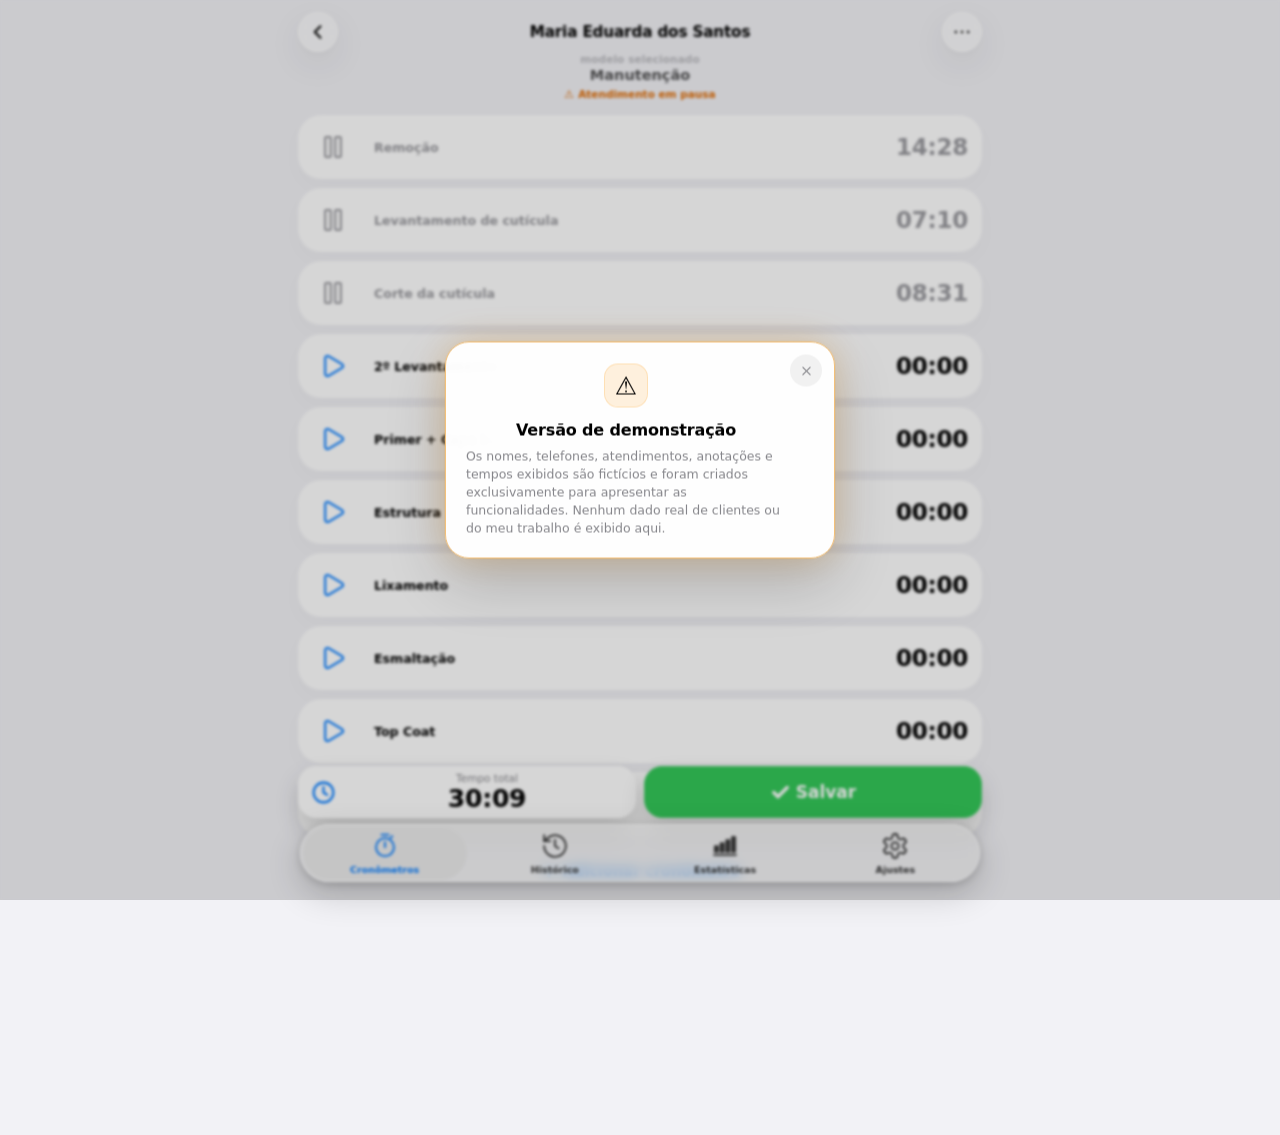
<file: index.html>
<!doctype html>
<html lang="pt-BR" data-visual-style="classic">
<head>
  <meta charset="utf-8" />
  <meta name="viewport" content="width=device-width,initial-scale=1,viewport-fit=cover,user-scalable=no" />
  <meta name="theme-color" content="#F2F2F6" media="(prefers-color-scheme: light)" />
  <meta name="theme-color" content="#000000" media="(prefers-color-scheme: dark)" />
  <meta name="apple-mobile-web-app-capable" content="yes" />
  <meta name="apple-mobile-web-app-status-bar-style" content="default" />
  <meta name="apple-mobile-web-app-title" content="Cronômetro" />
  <meta name="robots" content="noindex,nofollow" />
  <link rel="manifest" href="./manifest.webmanifest" />
  <link rel="icon" type="image/png" sizes="192x192" href="./app-icon-192.png" />
  <link rel="apple-touch-icon" sizes="180x180" href="./apple-touch-icon.png" />
  <link rel="stylesheet" href="./styles.css" />
  <link rel="stylesheet" href="./presentation.css" />
  <link rel="stylesheet" href="./analytics.css" />
  <title>Cronômetro</title>
</head>
<body>
  <div id="app"><div class="boot-message">Abrindo Cronômetro…</div></div>
  <div id="toast" class="toast" role="status" aria-live="polite"></div>
  <script>window.APP_RELEASE="0.8.10";</script>
  <script src="./app.js"></script>
  <script src="./presentation-ui.js"></script>
  <script src="./analytics-ui.js"></script>
  <script src="./presentation.js"></script>
</body>
</html>
</file>
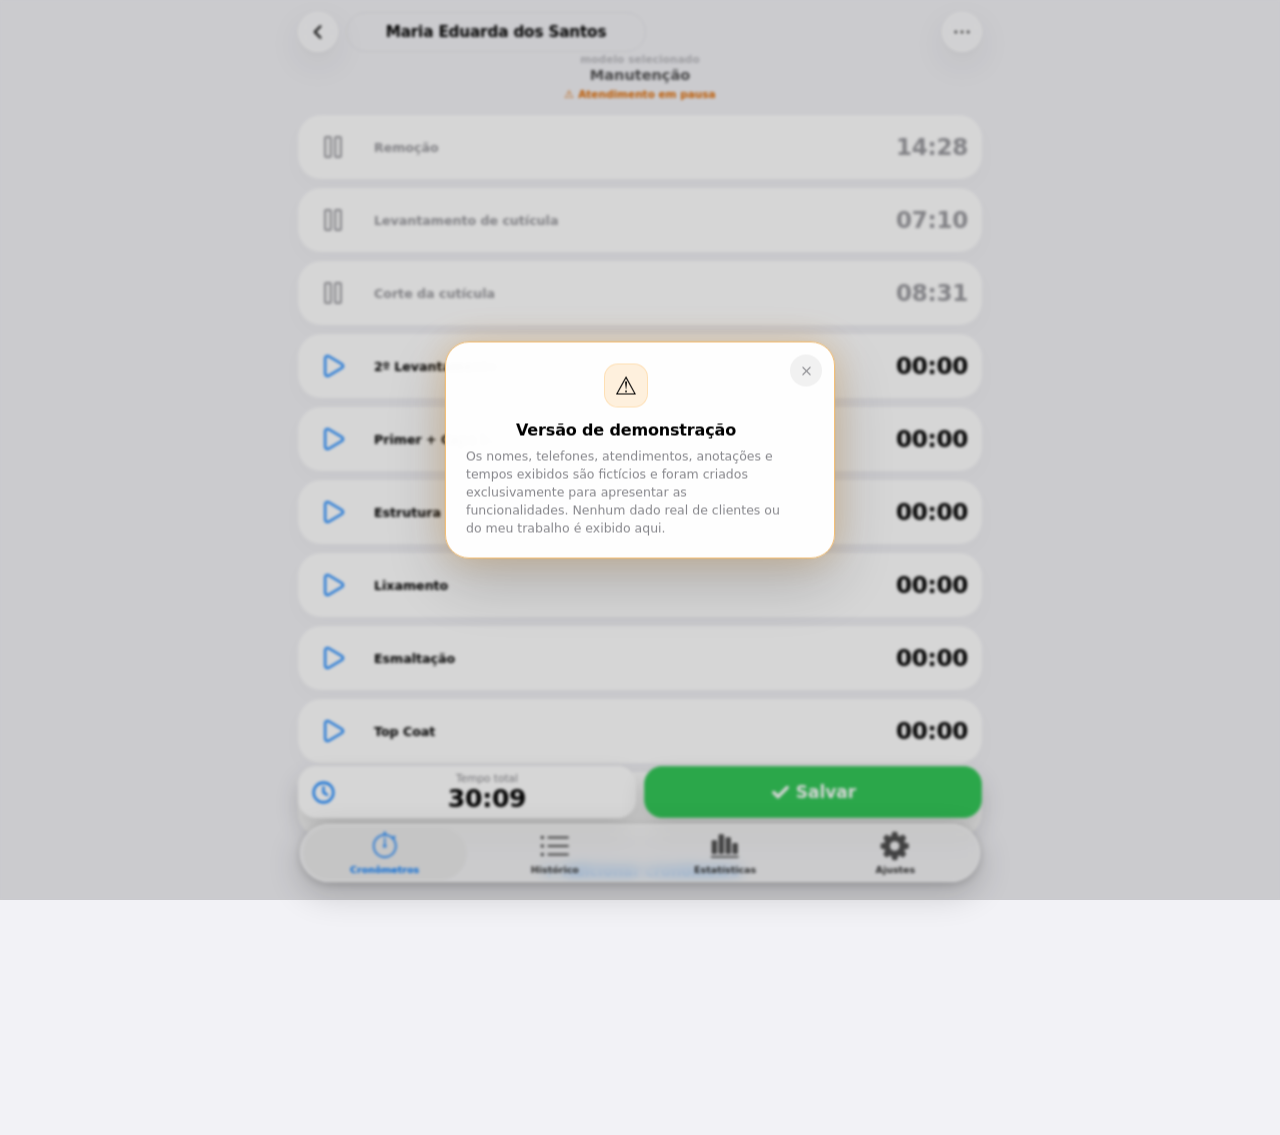
<file: beta/index.html>
<!doctype html>
<html lang="pt-BR" data-visual-style="classic">
<head>
  <meta charset="utf-8" />
  <meta name="viewport" content="width=device-width,initial-scale=1,viewport-fit=cover,user-scalable=no" />
  <meta name="theme-color" content="#F2F2F6" media="(prefers-color-scheme: light)" />
  <meta name="theme-color" content="#000000" media="(prefers-color-scheme: dark)" />
  <meta name="apple-mobile-web-app-capable" content="yes" />
  <meta name="apple-mobile-web-app-status-bar-style" content="default" />
  <meta name="apple-mobile-web-app-title" content="Cronômetro UZE Beta" />
  <meta name="robots" content="noindex,nofollow" />
  <link rel="manifest" href="./manifest.webmanifest" />
  <link rel="icon" type="image/png" sizes="192x192" href="./app-icon-192.png?v=beta-icon-20260925" />
  <link rel="apple-touch-icon" sizes="180x180" href="./apple-touch-icon.png?v=beta-icon-20260925" />
  <link rel="stylesheet" href="./styles.css" />
  <link rel="stylesheet" href="./presentation.css" />
  <link rel="stylesheet" href="./analytics.css" />
  <title>Cronômetro UZE Beta</title>
  <link rel="stylesheet" href="./uze-beta.css" />
</head>
<body>
  <div id="app"><div class="boot-message">Abrindo Cronômetro…</div></div>
  <div id="toast" class="toast" role="status" aria-live="polite"></div>
  <script>window.APP_RELEASE="0.8.11-beta.5";</script>
  <script src="./app.js"></script>
  <script src="./presentation-ui.js"></script>
  <script src="./analytics-ui.js"></script>
  <script src="./presentation.js"></script>
  <script src="./uze-beta.js"></script>
</body>
</html>
</file>
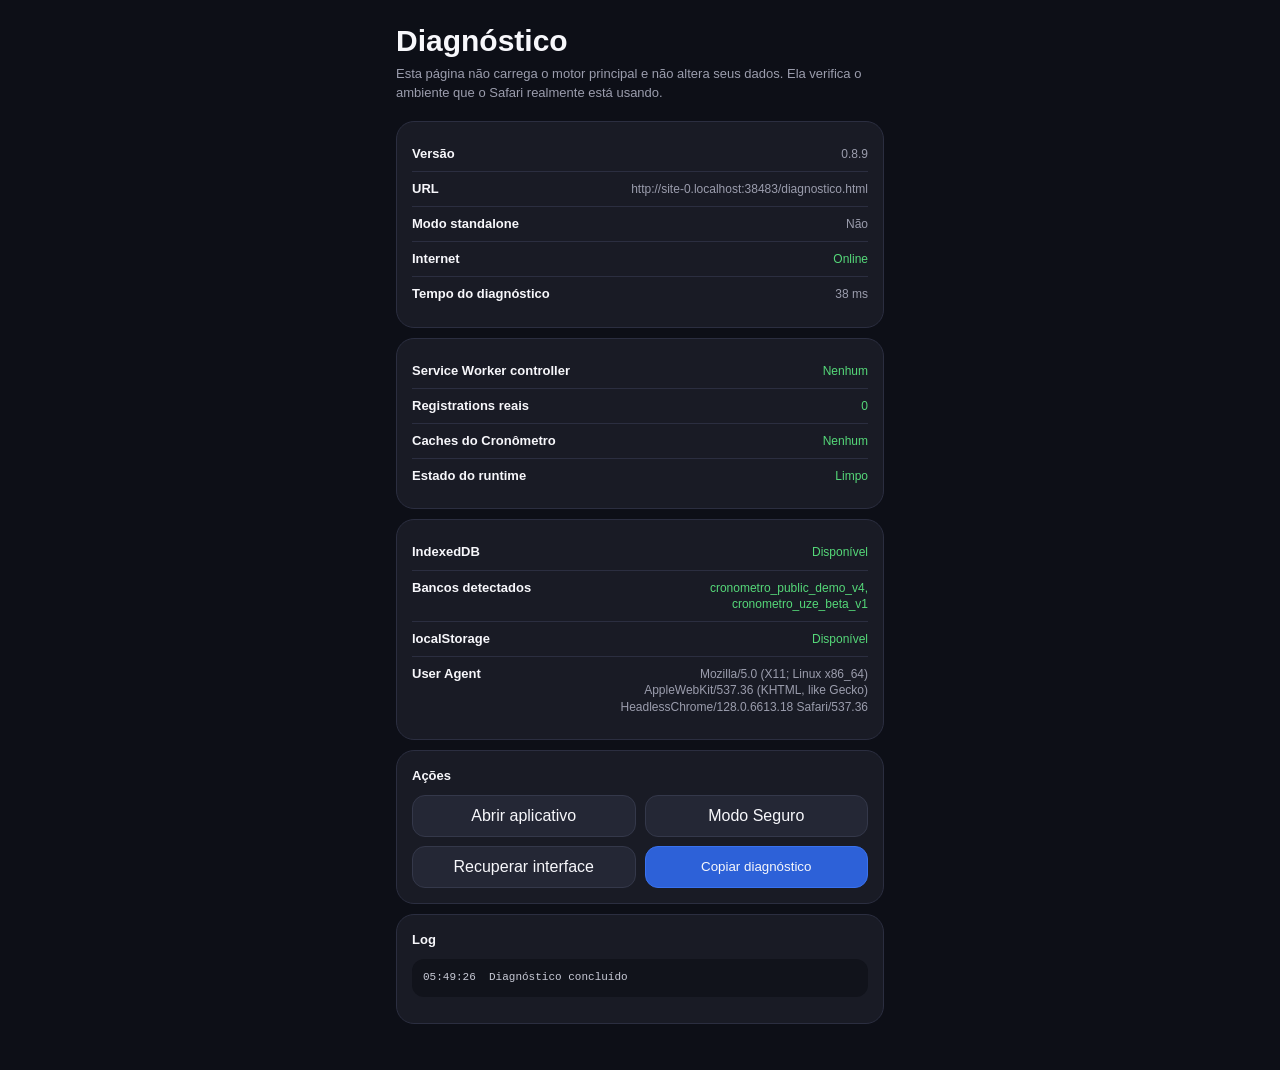
<file: diagnostico.html>
<!doctype html>
<html lang="pt-BR"><head><meta charset="utf-8"><meta name="viewport" content="width=device-width,initial-scale=1,viewport-fit=cover"><meta name="theme-color" content="#101118"><meta name="robots" content="noindex,nofollow"><meta name="apple-mobile-web-app-title" content="Cronômetro Diagnóstico"><title>Diagnóstico · Cronômetro</title><link rel="icon" type="image/png" sizes="192x192" href="./app-icon-192.png"><link rel="apple-touch-icon" sizes="180x180" href="./apple-touch-icon.png"><style>
:root{--bg:#0d0f17;--card:#191b25;--text:#f7f7fb;--muted:#9b9dad;--line:#2b2e40;--ok:#55d879;--warn:#ffad38;--bad:#ff666b;--blue:#64a8ff}*{box-sizing:border-box}html,body{margin:0;width:100%;max-width:100%;overflow-x:hidden;min-height:100%;background:var(--bg);color:var(--text);font-family:-apple-system,BlinkMacSystemFont,"SF Pro Text",sans-serif}main{width:min(100%,520px);margin:auto;padding:calc(24px + env(safe-area-inset-top)) 16px calc(36px + env(safe-area-inset-bottom))}h1{font-size:30px;margin:0 0 7px}.lead{font-size:13px;line-height:1.45;color:var(--muted);margin:0 0 18px}.card{background:var(--card);border:1px solid var(--line);border-radius:18px;padding:15px;margin:10px 0}.row{display:flex;justify-content:space-between;align-items:flex-start;gap:14px;padding:9px 0;border-bottom:1px solid var(--line)}.row:last-child{border:0}.row strong{font-size:13px}.value{max-width:58%;text-align:right;color:var(--muted);font-size:12px;line-height:1.35;overflow-wrap:anywhere}.value.ok{color:var(--ok)}.value.warn{color:var(--warn)}.value.bad{color:var(--bad)}.actions{display:grid;grid-template-columns:repeat(2,minmax(0,1fr));gap:9px}a,button{appearance:none;border:0;text-decoration:none;text-align:center;background:#242735;color:var(--text);border:1px solid #34384a;border-radius:13px;padding:11px 10px;font:650 12px/1.25 inherit}button.primary{background:#2d61d8;border-color:#3972ef}pre{white-space:pre-wrap;word-break:break-word;background:#11131b;border-radius:12px;padding:11px;max-height:260px;overflow:auto;color:#c8cad6;font:11px/1.45 ui-monospace,SFMono-Regular,Menlo,monospace}@media(max-width:350px){.actions{grid-template-columns:1fr}}
</style></head><body><main><h1>Diagnóstico</h1><p class="lead">Esta página não carrega o motor principal e não altera seus dados. Ela verifica o ambiente que o Safari realmente está usando.</p>
<div class="card"><div class="row"><strong>Versão</strong><span class="value">0.8.9</span></div><div class="row"><strong>URL</strong><span class="value" id="url">—</span></div><div class="row"><strong>Modo standalone</strong><span class="value" id="standalone">—</span></div><div class="row"><strong>Internet</strong><span class="value" id="online">—</span></div><div class="row"><strong>Tempo do diagnóstico</strong><span class="value" id="elapsed">—</span></div></div>
<div class="card"><div class="row"><strong>Service Worker controller</strong><span class="value" id="controller">—</span></div><div class="row"><strong>Registrations reais</strong><span class="value" id="registrations">—</span></div><div class="row"><strong>Caches do Cronômetro</strong><span class="value" id="caches">—</span></div><div class="row"><strong>Estado do runtime</strong><span class="value" id="runtime">—</span></div></div>
<div class="card"><div class="row"><strong>IndexedDB</strong><span class="value" id="idb">—</span></div><div class="row"><strong>Bancos detectados</strong><span class="value" id="dbs">—</span></div><div class="row"><strong>localStorage</strong><span class="value" id="ls">—</span></div><div class="row"><strong>User Agent</strong><span class="value" id="ua">—</span></div></div>
<div class="card"><strong style="font-size:13px">Ações</strong><div class="actions" style="margin-top:11px"><a href="./">Abrir aplicativo</a><a href="./safe.html">Modo Seguro</a><a href="./recover.html">Recuperar interface</a><button class="primary" id="copy">Copiar diagnóstico</button></div></div>
<div class="card"><strong style="font-size:13px">Log</strong><pre id="log">Iniciando…</pre></div>
<script>
(()=>{
 const started=performance.now();const report={release:"0.8.9",url:location.href,errors:[]};const log=[];const q=id=>document.getElementById(id);const set=(id,text,cls='')=>{const el=q(id);if(el){el.textContent=text;el.className='value'+(cls?' '+cls:'')}};const add=x=>{log.push(`${new Date().toLocaleTimeString('pt-BR')}  ${x}`);q('log').textContent=log.join('\n')};window.addEventListener('error',e=>{report.errors.push(String(e.message||e.error));add('ERRO JS: '+(e.message||e.error))});window.addEventListener('unhandledrejection',e=>{report.errors.push(String(e.reason?.message||e.reason));add('PROMISE: '+(e.reason?.message||e.reason))});
 const projectRoot=location.pathname.replace(/[^/]*$/, '');set('url',location.href);report.standalone=matchMedia('(display-mode: standalone)').matches||navigator.standalone===true;set('standalone',report.standalone?'Sim':'Não',report.standalone?'ok':'');report.online=navigator.onLine;set('online',report.online?'Online':'Offline',report.online?'ok':'warn');set('ua',navigator.userAgent);report.userAgent=navigator.userAgent;
 try{const k='__cronometro_diag__';localStorage.setItem(k,'1');localStorage.removeItem(k);report.localStorage=true;set('ls','Disponível','ok')}catch(e){report.localStorage=false;set('ls','Indisponível','bad');add('localStorage indisponível')}
 report.indexedDB='indexedDB'in window;set('idb',report.indexedDB?'Disponível':'Indisponível',report.indexedDB?'ok':'bad');
 (async()=>{
   let regs=[];try{regs='serviceWorker'in navigator?await navigator.serviceWorker.getRegistrations():[]}catch(e){add('Falha ao listar Service Workers')}
   const ownRegs=regs.filter(r=>{try{return new URL(r.scope).pathname.startsWith(projectRoot)}catch(_){return false}});report.registrations=ownRegs.map(r=>r.scope);set('registrations',String(ownRegs.length),ownRegs.length?'warn':'ok');
   const controller=navigator.serviceWorker?.controller||null;report.controller=controller?.scriptURL||null;set('controller',controller?'Presente':'Nenhum',controller?'warn':'ok');
   let cacheKeys=[];try{cacheKeys='caches'in window?await caches.keys():[]}catch(e){add('Falha ao listar caches')}const ownCaches=cacheKeys.filter(k=>k.startsWith('cronometro-'));report.caches=ownCaches;set('caches',ownCaches.length?ownCaches.join(', '):'Nenhum',ownCaches.length?'warn':'ok');
   const runtimeClean=ownRegs.length===0&&ownCaches.length===0;const residual=runtimeClean&&!!controller;report.runtime={runtimeClean,residualController:residual};if(residual)set('runtime','Limpo · controller residual','warn');else if(runtimeClean)set('runtime','Limpo','ok');else set('runtime','Runtime ativo','warn');
   if(report.indexedDB&&typeof indexedDB.databases==='function'){try{const dbs=await indexedDB.databases();const names=dbs.map(d=>d.name).filter(Boolean);report.databases=names;set('dbs',names.filter(n=>n.startsWith('cronometro_')).join(', ')||'Nenhum banco Cronômetro detectado',names.some(n=>n==='cronometro_public_demo_v4')?'ok':'warn')}catch(e){set('dbs','Não foi possível listar','warn')}}else set('dbs','Safari não oferece listagem; use Modo Seguro','warn');
   report.elapsedMs=Math.round(performance.now()-started);set('elapsed',report.elapsedMs+' ms');add('Diagnóstico concluído');q('copy').onclick=async()=>{const text=JSON.stringify(report,null,2);try{await navigator.clipboard.writeText(text);q('copy').textContent='Copiado'}catch(_){if(navigator.share)await navigator.share({text,title:'Diagnóstico Cronômetro'})}};
 })().catch(e=>{add('ERRO diagnóstico: '+(e?.message||e));set('runtime','Falha no diagnóstico','bad')});
})();
</script></main></body></html>
</file>
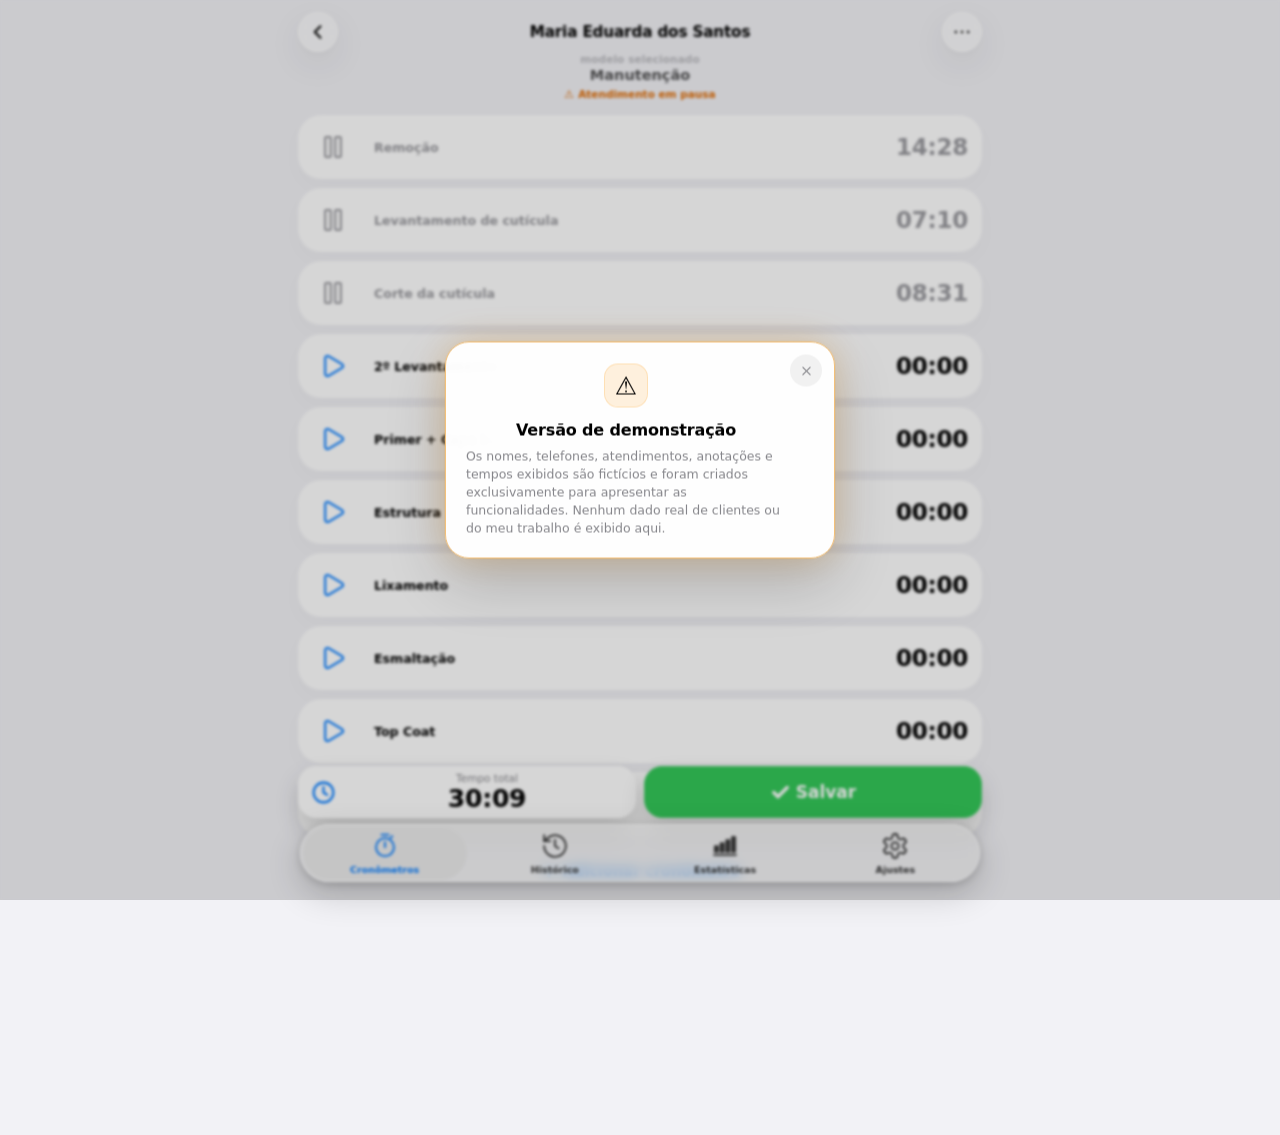
<file: launch.html>
<!doctype html>
<html lang="pt-BR">
<head>
  <meta charset="utf-8">
  <meta name="viewport" content="width=device-width,initial-scale=1,viewport-fit=cover">
  <meta name="theme-color" content="#f5f5f7">
  <meta http-equiv="Cache-Control" content="no-cache, no-store, must-revalidate">
  <meta http-equiv="Pragma" content="no-cache">
  <meta http-equiv="Expires" content="0">
  <title>Cronômetro</title>
  <style>
    html,body{margin:0;min-height:100%;background:#f5f5f7;color:#111114;font-family:-apple-system,BlinkMacSystemFont,"SF Pro Text",sans-serif}
    body{min-height:100dvh;display:grid;place-items:center;padding:24px;box-sizing:border-box}main{width:min(100%,360px);text-align:center}
    .mark{width:54px;height:54px;margin:0 auto 15px;border-radius:16px;background:#fff;display:grid;place-items:center;box-shadow:0 8px 28px rgba(0,0,0,.07);font-size:25px}
    h1{font-size:24px;line-height:1.15;margin:0 0 8px}.env{display:inline-block;margin-bottom:10px;padding:5px 8px;border-radius:999px;background:#e9f2ff;color:#007aff;font-size:10px;font-weight:800;letter-spacing:.08em}.env.beta{background:#fff0dc;color:#c56a00}
    .status{font-size:14px;color:#6e6e73;line-height:1.45;margin:0}.bar{height:5px;background:#dedee3;border-radius:999px;overflow:hidden;margin:18px 36px}.bar span{display:block;width:35%;height:100%;background:#007aff;border-radius:inherit;animation:move 1s ease-in-out infinite alternate}@keyframes move{to{transform:translateX(185%)}}
    .note{font-size:11px;color:#8e8e93;line-height:1.4;margin-top:10px}
    @media(prefers-color-scheme:dark){html,body{background:#111114;color:#f7f7f8}.mark{background:#1c1c1e}.status,.note{color:#a1a1a6}.bar{background:#2c2c2e}}
  </style>

  <link rel="icon" type="image/png" sizes="192x192" href="./app-icon-192.png">
  <link rel="apple-touch-icon" sizes="180x180" href="./apple-touch-icon.png">
</head>
<body>
<main>
  <div class="mark" aria-hidden="true">⏱</div>
  <span id="env" class="env">OFICIAL</span>
  <h1 id="title">Cronômetro</h1>
  <p class="status" id="status">Preparando uma abertura limpa…</p>
  <div class="bar"><span></span></div>
  <p class="note">A manutenção de cache nunca bloqueia a abertura por mais de alguns segundos.</p>
</main>
<script>
(() => {
  const RELEASE='0.8.9';
  const BETA=location.pathname.includes('/beta/');
  const status=document.getElementById('status');
  const env=document.getElementById('env');
  const title=document.getElementById('title');
  if(BETA){env.textContent='BETA';env.classList.add('beta');title.textContent='Cronômetro Beta'}
  const cleanupKey=`cronometro-public-demo-launch-clean-${RELEASE}`;
  const basePath=new URL('./',location.href).pathname;
  const cacheMatch=k=>k.startsWith('cronometro-public-demo-');
  const withTimeout=(promise,ms)=>Promise.race([promise,new Promise(resolve=>setTimeout(()=>resolve({timedOut:true}),ms))]);

  async function clean(){
    let needsClean=true;try{needsClean=localStorage.getItem(cleanupKey)!=='1'}catch(_){}
    if(!needsClean)return {skipped:true};
    let workers=0,cachesRemoved=0;
    try{
      if('serviceWorker' in navigator){
        const regs=await withTimeout(navigator.serviceWorker.getRegistrations(),650);
        if(!regs?.timedOut&&Array.isArray(regs)){
          const targets=regs.filter(r=>{try{return new URL(r.scope).pathname===basePath}catch(_){return false}});
          const results=await withTimeout(Promise.allSettled(targets.map(r=>r.unregister())),650);
          if(Array.isArray(results))workers=results.filter(r=>r.status==='fulfilled'&&r.value).length;
        }
      }
      if('caches' in window){
        const keys=await withTimeout(caches.keys(),650);
        if(!keys?.timedOut&&Array.isArray(keys)){
          const results=await withTimeout(Promise.allSettled(keys.filter(cacheMatch).map(k=>caches.delete(k))),650);
          if(Array.isArray(results))cachesRemoved=results.filter(r=>r.status==='fulfilled'&&r.value).length;
        }
      }
      try{localStorage.setItem(cleanupKey,'1')}catch(_){}
      return {workers,cachesRemoved};
    }catch(error){return {error:String(error?.message||error)}}
  }

  (async()=>{
    const result=await withTimeout(clean(),1800);
    if(result?.timedOut)status.textContent='Ambiente web: limpeza continua em segundo plano. Abrindo o app…';
    else if(result?.error)status.textContent='A limpeza não terminou, mas o app será aberto normalmente.';
    else status.textContent='Abrindo a interface…';
    setTimeout(()=>location.replace(`./?launch=${Date.now()}`),120);
  })();
})();
</script>
</body>
</html>
</file>
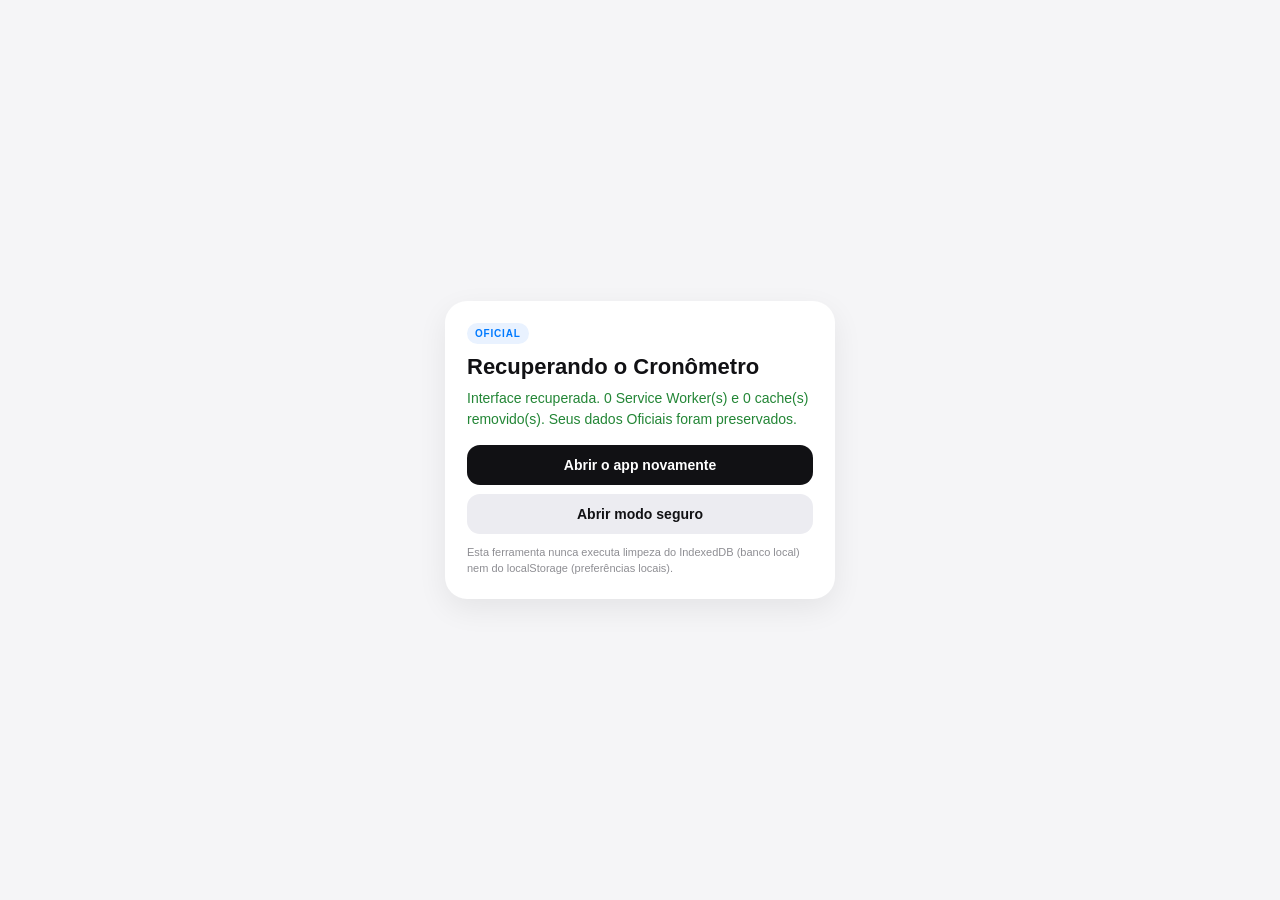
<file: recover.html>
<!doctype html>
<html lang="pt-BR">
<head>
  <meta charset="utf-8"><meta name="viewport" content="width=device-width,initial-scale=1,viewport-fit=cover">
  <meta name="theme-color" content="#f5f5f7"><meta http-equiv="Cache-Control" content="no-cache, no-store, must-revalidate"><meta http-equiv="Pragma" content="no-cache"><meta http-equiv="Expires" content="0">
  <title>Recuperar Cronômetro</title>
  <style>
    html,body{margin:0;min-height:100%;background:#f5f5f7;color:#111114;font-family:-apple-system,BlinkMacSystemFont,"SF Pro Text",sans-serif}main{min-height:100dvh;display:grid;place-items:center;padding:24px;box-sizing:border-box}section{width:min(100%,390px);background:#fff;border-radius:22px;padding:22px;box-sizing:border-box;box-shadow:0 10px 30px rgba(0,0,0,.07)}h1{font-size:22px;margin:0 0 8px}.tag{display:inline-block;margin:0 0 10px;padding:5px 8px;border-radius:999px;background:#e9f2ff;color:#007aff;font-size:10px;font-weight:800;letter-spacing:.08em}.tag.beta{background:#fff0dc;color:#c56a00}p{font-size:14px;line-height:1.45;color:#6e6e73;margin:0}.ok{color:#238636}.warn{color:#a15c00}.bad{color:#d92d20}.bar{height:6px;background:#e8e8ed;border-radius:999px;overflow:hidden;margin:18px 0}.bar span{display:block;height:100%;width:18%;background:#007aff;border-radius:inherit;animation:move .9s ease-in-out infinite alternate}@keyframes move{to{transform:translateX(430%)}}.actions{display:grid;gap:9px;margin-top:16px}.actions a{text-decoration:none;text-align:center;padding:12px 14px;border-radius:13px;background:#111114;color:#fff;font-size:14px;font-weight:600}.actions a.secondary{background:#ececf1;color:#111114}.small{font-size:11px;color:#8e8e93;margin-top:11px}@media(prefers-color-scheme:dark){html,body{background:#111114;color:#f7f7f8}section{background:#1c1c1e;box-shadow:none}p,.small{color:#a1a1a6}.bar{background:#2c2c2e}.actions a{background:#f2f2f4;color:#111114}.actions a.secondary{background:#2c2c2e;color:#f7f7f8}}
  </style>

  <link rel="icon" type="image/png" sizes="192x192" href="./app-icon-192.png">
  <link rel="apple-touch-icon" sizes="180x180" href="./apple-touch-icon.png">
</head>
<body><main><section>
  <span id="env" class="tag">OFICIAL</span><h1>Recuperando o Cronômetro</h1>
  <p id="status">Removendo somente cache e Service Worker da interface. Seus registros e configurações não serão apagados.</p>
  <div class="bar" id="bar"><span></span></div>
  <div class="actions" id="actions" hidden><a href="./launch.html?recover=1">Abrir o app novamente</a><a class="secondary" href="./safe.html?recover=1">Abrir modo seguro</a></div>
  <p class="small">Esta ferramenta nunca executa limpeza do IndexedDB (banco local) nem do localStorage (preferências locais).</p>
</section></main>
<script>
(async()=>{
  const BETA=location.pathname.includes('/beta/');
  const basePath=new URL('./',location.href).pathname;
  const env=document.getElementById('env');if(BETA){env.textContent='BETA';env.classList.add('beta')}
  const status=document.getElementById('status'),actions=document.getElementById('actions'),bar=document.getElementById('bar');
  const cacheMatch=k=>k.startsWith('cronometro-public-demo-');
  const withTimeout=(promise,ms)=>Promise.race([promise,new Promise(resolve=>setTimeout(()=>resolve({timedOut:true}),ms))]);

  async function cleanup(){
    let workers=0,cachesRemoved=0,timedOut=false;
    if('serviceWorker' in navigator){
      const regs=await withTimeout(navigator.serviceWorker.getRegistrations(),800);
      if(regs?.timedOut)timedOut=true;
      else if(Array.isArray(regs)){
        const targets=regs.filter(r=>{try{return new URL(r.scope).pathname===basePath}catch(_){return false}});
        const results=await withTimeout(Promise.allSettled(targets.map(r=>r.unregister())),900);
        if(results?.timedOut)timedOut=true;
        else if(Array.isArray(results))workers=results.filter(r=>r.status==='fulfilled'&&r.value).length;
      }
    }
    if('caches' in window){
      const keys=await withTimeout(caches.keys(),800);
      if(keys?.timedOut)timedOut=true;
      else if(Array.isArray(keys)){
        const results=await withTimeout(Promise.allSettled(keys.filter(cacheMatch).map(k=>caches.delete(k))),900);
        if(results?.timedOut)timedOut=true;
        else if(Array.isArray(results))cachesRemoved=results.filter(r=>r.status==='fulfilled'&&r.value).length;
      }
    }
    return {workers,cachesRemoved,timedOut};
  }

  try{
    const result=await withTimeout(cleanup(),2600);
    const outerTimedOut=!!result?.timedOut;
    const data=outerTimedOut?{workers:0,cachesRemoved:0,timedOut:true}:result;

    let ownRegs=[],ownCaches=[];
    try{
      const regs=await withTimeout(navigator.serviceWorker?.getRegistrations?.()||Promise.resolve([]),450);
      if(Array.isArray(regs))ownRegs=regs.filter(r=>{try{return new URL(r.scope).pathname===basePath}catch(_){return false}});
      const keys=await withTimeout(caches?.keys?.()||Promise.resolve([]),450);
      if(Array.isArray(keys))ownCaches=keys.filter(cacheMatch);
    }catch(_){}

    const runtimeClean=ownRegs.length===0&&ownCaches.length===0;
    const residualController=runtimeClean&&!!navigator.serviceWorker?.controller;
    bar.hidden=true;actions.hidden=false;
    if(runtimeClean){
      status.className='ok';
      status.textContent=`Interface recuperada. ${data.workers||0} Service Worker(s) e ${data.cachesRemoved||0} cache(s) removido(s). Seus dados ${BETA?'da Beta':'Oficiais'} foram preservados.${residualController?' O Safari ainda mostra uma referência residual nesta aba; isso desaparece ao abrir uma nova página.':''}`;
    }else if(data.timedOut){
      status.className='warn';
      status.textContent='A limpeza demorou além do limite seguro. O app não ficará bloqueado: abra novamente ou use o Modo Seguro. Nenhum registro foi apagado.';
    }else{
      status.className='warn';
      status.textContent=`A limpeza terminou parcialmente. Ainda existem ${ownRegs.length} registro(s) de Service Worker e ${ownCaches.length} cache(s) deste ambiente. Seus dados locais continuam preservados.`;
    }
    try{localStorage.setItem(`cronometro-public-demo-last-recovery`,new Date().toISOString())}catch(_){}
  }catch(error){
    status.className='bad';status.textContent='A recuperação da interface não terminou. Nenhum registro foi apagado. Use o Modo Seguro para verificar os dados.';bar.hidden=true;actions.hidden=false;
  }
})();
</script></body></html>
</file>
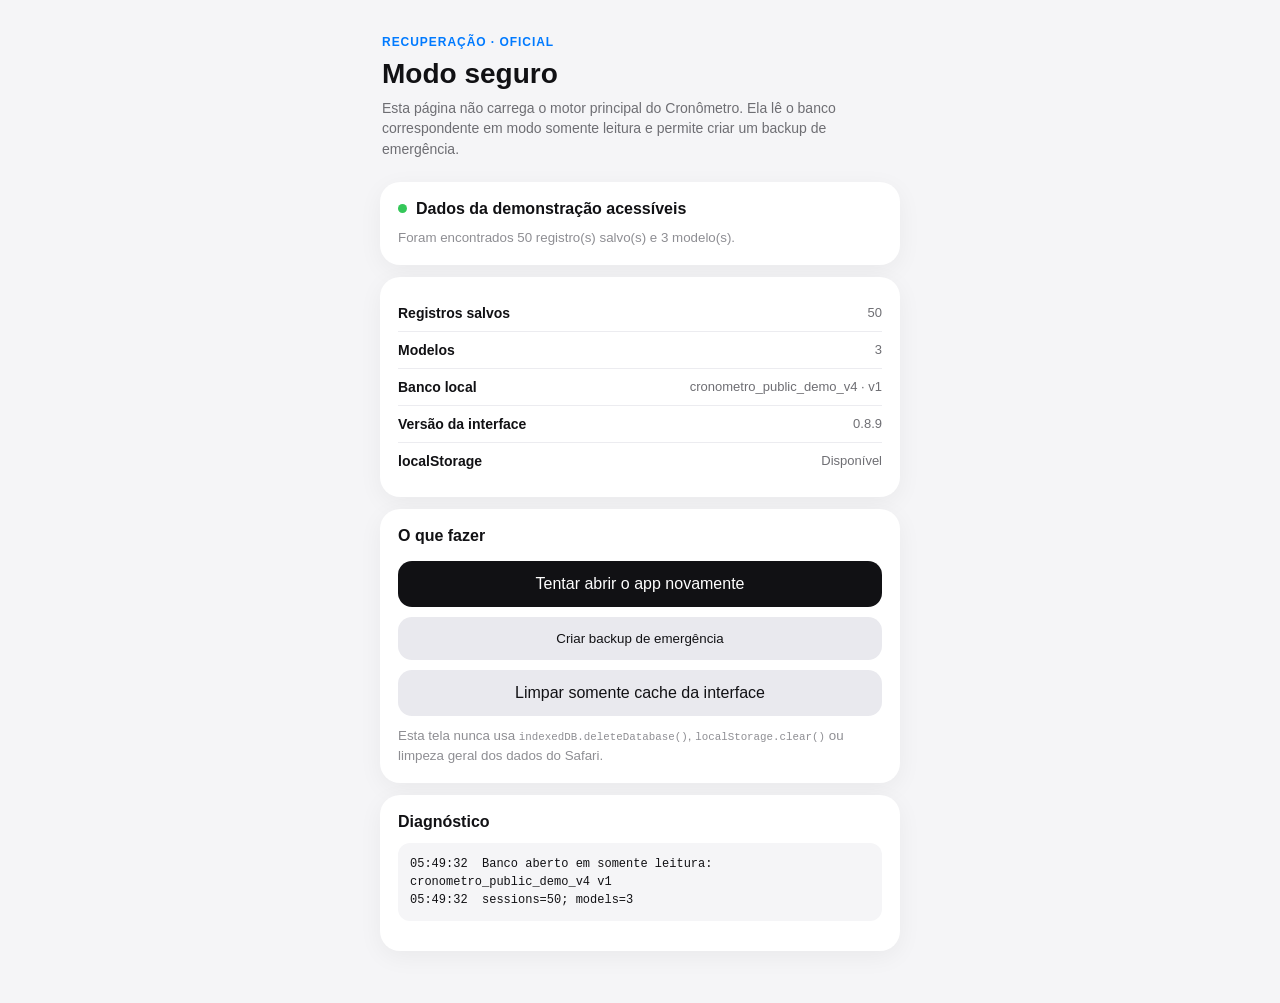
<file: safe.html>
<!doctype html>
<html lang="pt-BR">
<head>
<meta charset="utf-8"><meta name="viewport" content="width=device-width,initial-scale=1,viewport-fit=cover"><meta name="theme-color" content="#f5f5f7"><meta http-equiv="Cache-Control" content="no-cache, no-store, must-revalidate"><meta name="robots" content="noindex,nofollow"><title>Cronômetro — Modo seguro</title>
<style>
:root{font-family:-apple-system,BlinkMacSystemFont,"SF Pro Text",sans-serif;color:#111114;background:#f5f5f7}*{box-sizing:border-box}body{margin:0;min-height:100dvh;padding:24px 18px 40px;background:#f5f5f7;color:#111114}main{width:min(100%,520px);margin:0 auto}header{margin:10px 2px 22px}.eyebrow{font-size:12px;font-weight:800;letter-spacing:.08em;color:#007aff;text-transform:uppercase;margin:0 0 6px}.eyebrow.beta{color:#ff9500}h1{font-size:28px;margin:0 0 8px}p{font-size:14px;line-height:1.48;color:#6e6e73;margin:0}.card{background:#fff;border-radius:20px;padding:18px;margin:12px 0;box-shadow:0 6px 24px rgba(0,0,0,.05)}.row{display:flex;justify-content:space-between;gap:18px;align-items:flex-start;padding:10px 0;border-bottom:1px solid #ececf0}.row:last-child{border-bottom:0}.row strong{font-size:14px}.row span{font-size:13px;color:#6e6e73;text-align:right;word-break:break-word}.status{display:flex;align-items:center;gap:9px}.dot{width:9px;height:9px;border-radius:50%;background:#f0b429;flex:none}.dot.ok{background:#34c759}.dot.bad{background:#ff3b30}.actions{display:grid;gap:10px;margin-top:16px}button,a.button{appearance:none;border:0;text-decoration:none;text-align:center;border-radius:14px;padding:14px 16px;font:600 15px/1.2 inherit;background:#111114;color:#fff;display:block}.secondary{background:#e9e9ee!important;color:#111114!important}button:disabled{opacity:.45}pre{white-space:pre-wrap;word-break:break-word;font:12px/1.5 ui-monospace,SFMono-Regular,Menlo,monospace;background:#f5f5f7;padding:12px;border-radius:12px;max-height:260px;overflow:auto}small{display:block;color:#8e8e93;margin-top:10px;line-height:1.45}@media(prefers-color-scheme:dark){:root,body{background:#111114;color:#f7f7f8}.card{background:#1c1c1e}.row{border-color:#2c2c2e}.row span,p,small{color:#a1a1a6}.secondary{background:#2c2c2e!important;color:#f7f7f8!important}pre{background:#111114;color:#e5e5e7}}
</style>
  <link rel="icon" type="image/png" sizes="192x192" href="./app-icon-192.png">
  <link rel="apple-touch-icon" sizes="180x180" href="./apple-touch-icon.png">
</head>
<body><main>
<header><p class="eyebrow" id="envLabel">RECUPERAÇÃO · OFICIAL</p><h1>Modo seguro</h1><p>Esta página não carrega o motor principal do Cronômetro. Ela lê o banco correspondente em modo somente leitura e permite criar um backup de emergência.</p></header>
<section class="card"><div class="status"><span class="dot" id="healthDot"></span><strong id="healthTitle">Verificando armazenamento…</strong></div><small id="healthDetail">Nenhum dado será alterado durante esta verificação.</small></section>
<section class="card" id="countsCard" hidden><div class="row"><strong>Registros salvos</strong><span id="sessionsCount">—</span></div><div class="row"><strong>Modelos</strong><span id="modelsCount">—</span></div><div class="row"><strong>Banco local</strong><span id="dbVersion">—</span></div><div class="row"><strong>Versão da interface</strong><span>0.8.9</span></div><div class="row"><strong>localStorage</strong><span id="lsStatus">—</span></div></section>
<section class="card"><strong>O que fazer</strong><div class="actions"><a class="button" href="./launch.html?safe=1">Tentar abrir o app novamente</a><button class="secondary" id="backupBtn" type="button" disabled>Criar backup de emergência</button><a class="button secondary" href="./recover.html?from=safe">Limpar somente cache da interface</a></div><small>Esta tela nunca usa <code>indexedDB.deleteDatabase()</code>, <code>localStorage.clear()</code> ou limpeza geral dos dados do Safari.</small></section>
<section class="card"><strong>Diagnóstico</strong><pre id="log">Iniciando…</pre></section>
</main>
<script>
(() => {
  const BETA=location.pathname.includes('/beta/');
  const DB_NAME='cronometro_public_demo_v4';
  const env=document.getElementById('envLabel');if(BETA){env.textContent='RECUPERAÇÃO · BETA';env.classList.add('beta')}
  const logEl=document.getElementById('log'),dot=document.getElementById('healthDot'),title=document.getElementById('healthTitle'),detail=document.getElementById('healthDetail'),countsCard=document.getElementById('countsCard'),backupBtn=document.getElementById('backupBtn');let db=null;const logs=[];
  function log(msg){logs.push(`${new Date().toLocaleTimeString('pt-BR')}  ${msg}`);logEl.textContent=logs.join('\n')}
  function req(r){return new Promise((resolve,reject)=>{r.onsuccess=()=>resolve(r.result);r.onerror=()=>reject(r.error)})}
  function localStorageWorks(){try{const k='__cronometro_safe_test__';localStorage.setItem(k,'1');localStorage.removeItem(k);return true}catch(_){return false}}
  function openExistingDB(){return new Promise((resolve,reject)=>{let missing=false;const r=indexedDB.open(DB_NAME);r.onupgradeneeded=()=>{missing=true;try{r.transaction.abort()}catch(_){}};r.onsuccess=()=>resolve(r.result);r.onerror=()=>{if(missing||r.error?.name==='AbortError')resolve(null);else reject(r.error)};r.onblocked=()=>reject(new Error('Banco local bloqueado por outra aba'))})}
  async function readStore(name){if(!db?.objectStoreNames.contains(name))return [];return req(db.transaction(name,'readonly').objectStore(name).getAll())}
  async function initialize(){
    document.getElementById('lsStatus').textContent=localStorageWorks()?'Disponível':'Indisponível';
    try{
      if(!('indexedDB' in window))throw new Error('IndexedDB não está disponível');
      db=await openExistingDB();
      if(!db){dot.classList.add('bad');title.textContent=`Banco da demonstração não encontrado`;detail.textContent='Nenhum banco existente foi criado por esta verificação.';log(`Banco ausente: ${DB_NAME}`);countsCard.hidden=false;document.getElementById('dbVersion').textContent=`${DB_NAME} · não encontrado`;return}
      const models=await readStore('models'),sessions=await readStore('sessions'),saved=sessions.filter(s=>s&&s.status==='saved').length;
      document.getElementById('sessionsCount').textContent=String(saved);document.getElementById('modelsCount').textContent=String(models.length);document.getElementById('dbVersion').textContent=`${DB_NAME} · v${db.version}`;countsCard.hidden=false;dot.classList.add('ok');title.textContent=`Dados da demonstração acessíveis`;detail.textContent=`Foram encontrados ${saved} registro(s) salvo(s) e ${models.length} modelo(s).`;backupBtn.disabled=false;log(`Banco aberto em somente leitura: ${DB_NAME} v${db.version}`);log(`sessions=${sessions.length}; models=${models.length}`)
    }catch(error){dot.classList.add('bad');title.textContent='Não foi possível abrir o banco local';detail.textContent=error?.message||String(error);log(`ERRO: ${error?.stack||error}`)}
  }
  backupBtn.addEventListener('click',async()=>{if(!db)return;backupBtn.disabled=true;backupBtn.textContent='Preparando backup…';try{const models=await readStore('models'),sessions=await readStore('sessions'),state=await readStore('state'),byKey=Object.fromEntries(state.map(x=>[x.key,x.value]));const payload={schemaVersion:5,exportedAt:new Date().toISOString(),source:`Cronômetro — modo seguro ${BETA?'Beta':'Oficial'}`,models,sessions,settings:byKey.settings||{},currentSession:byKey.current||null};const blob=new Blob([JSON.stringify(payload,null,2)],{type:'application/json'});const fileName=`cronometro-backup-emergencia-${BETA?'beta-':''}${new Date().toISOString().slice(0,10)}.json`;const file=new File([blob],fileName,{type:'application/json'});if(navigator.canShare?.({files:[file]})){await navigator.share({files:[file],title:fileName})}else{const a=document.createElement('a');const url=URL.createObjectURL(blob);a.href=url;a.download=fileName;document.body.appendChild(a);a.click();a.remove();setTimeout(()=>URL.revokeObjectURL(url),1000)}backupBtn.textContent='Backup criado';log('Backup de emergência criado com sucesso')}catch(error){backupBtn.disabled=false;backupBtn.textContent='Tentar backup novamente';log(`ERRO no backup: ${error?.message||error}`)}});
  initialize();
})();
</script></body></html>
</file>
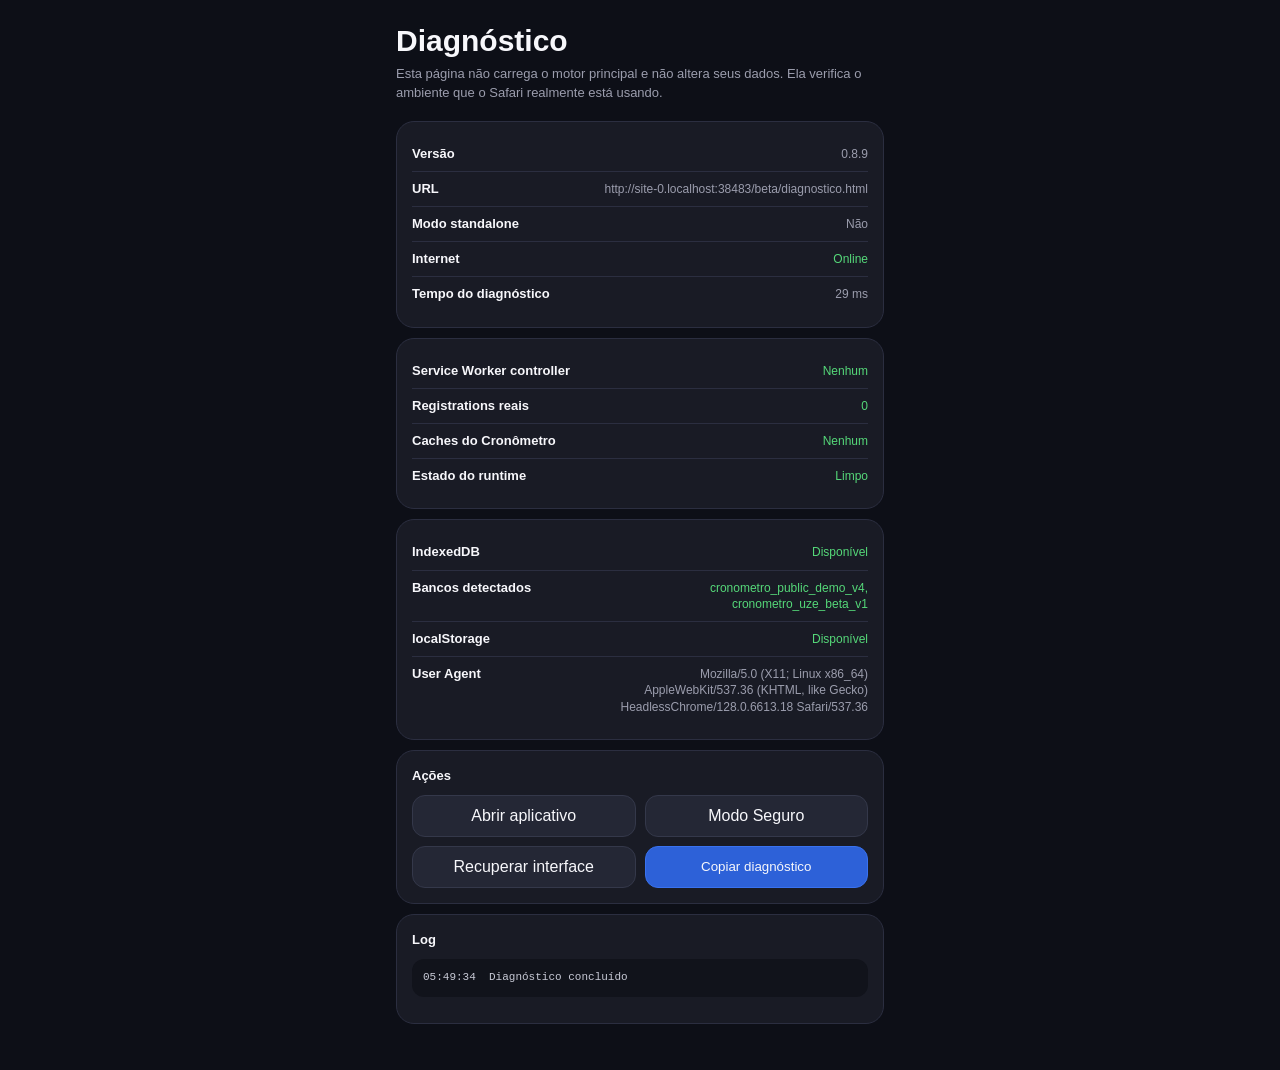
<file: beta/diagnostico.html>
<!doctype html>
<html lang="pt-BR"><head><meta charset="utf-8"><meta name="viewport" content="width=device-width,initial-scale=1,viewport-fit=cover"><meta name="theme-color" content="#101118"><meta name="robots" content="noindex,nofollow"><meta name="apple-mobile-web-app-title" content="Cronômetro Diagnóstico"><title>Diagnóstico · Cronômetro</title><link rel="icon" type="image/png" sizes="192x192" href="./app-icon-192.png?v=beta-icon-20260925"><link rel="apple-touch-icon" sizes="180x180" href="./apple-touch-icon.png?v=beta-icon-20260925"><style>
:root{--bg:#0d0f17;--card:#191b25;--text:#f7f7fb;--muted:#9b9dad;--line:#2b2e40;--ok:#55d879;--warn:#ffad38;--bad:#ff666b;--blue:#64a8ff}*{box-sizing:border-box}html,body{margin:0;width:100%;max-width:100%;overflow-x:hidden;min-height:100%;background:var(--bg);color:var(--text);font-family:-apple-system,BlinkMacSystemFont,"SF Pro Text",sans-serif}main{width:min(100%,520px);margin:auto;padding:calc(24px + env(safe-area-inset-top)) 16px calc(36px + env(safe-area-inset-bottom))}h1{font-size:30px;margin:0 0 7px}.lead{font-size:13px;line-height:1.45;color:var(--muted);margin:0 0 18px}.card{background:var(--card);border:1px solid var(--line);border-radius:18px;padding:15px;margin:10px 0}.row{display:flex;justify-content:space-between;align-items:flex-start;gap:14px;padding:9px 0;border-bottom:1px solid var(--line)}.row:last-child{border:0}.row strong{font-size:13px}.value{max-width:58%;text-align:right;color:var(--muted);font-size:12px;line-height:1.35;overflow-wrap:anywhere}.value.ok{color:var(--ok)}.value.warn{color:var(--warn)}.value.bad{color:var(--bad)}.actions{display:grid;grid-template-columns:repeat(2,minmax(0,1fr));gap:9px}a,button{appearance:none;border:0;text-decoration:none;text-align:center;background:#242735;color:var(--text);border:1px solid #34384a;border-radius:13px;padding:11px 10px;font:650 12px/1.25 inherit}button.primary{background:#2d61d8;border-color:#3972ef}pre{white-space:pre-wrap;word-break:break-word;background:#11131b;border-radius:12px;padding:11px;max-height:260px;overflow:auto;color:#c8cad6;font:11px/1.45 ui-monospace,SFMono-Regular,Menlo,monospace}@media(max-width:350px){.actions{grid-template-columns:1fr}}
</style></head><body><main><h1>Diagnóstico</h1><p class="lead">Esta página não carrega o motor principal e não altera seus dados. Ela verifica o ambiente que o Safari realmente está usando.</p>
<div class="card"><div class="row"><strong>Versão</strong><span class="value">0.8.9</span></div><div class="row"><strong>URL</strong><span class="value" id="url">—</span></div><div class="row"><strong>Modo standalone</strong><span class="value" id="standalone">—</span></div><div class="row"><strong>Internet</strong><span class="value" id="online">—</span></div><div class="row"><strong>Tempo do diagnóstico</strong><span class="value" id="elapsed">—</span></div></div>
<div class="card"><div class="row"><strong>Service Worker controller</strong><span class="value" id="controller">—</span></div><div class="row"><strong>Registrations reais</strong><span class="value" id="registrations">—</span></div><div class="row"><strong>Caches do Cronômetro</strong><span class="value" id="caches">—</span></div><div class="row"><strong>Estado do runtime</strong><span class="value" id="runtime">—</span></div></div>
<div class="card"><div class="row"><strong>IndexedDB</strong><span class="value" id="idb">—</span></div><div class="row"><strong>Bancos detectados</strong><span class="value" id="dbs">—</span></div><div class="row"><strong>localStorage</strong><span class="value" id="ls">—</span></div><div class="row"><strong>User Agent</strong><span class="value" id="ua">—</span></div></div>
<div class="card"><strong style="font-size:13px">Ações</strong><div class="actions" style="margin-top:11px"><a href="./">Abrir aplicativo</a><a href="./safe.html">Modo Seguro</a><a href="./recover.html">Recuperar interface</a><button class="primary" id="copy">Copiar diagnóstico</button></div></div>
<div class="card"><strong style="font-size:13px">Log</strong><pre id="log">Iniciando…</pre></div>
<script>
(()=>{
 const started=performance.now();const report={release:"0.8.9",url:location.href,errors:[]};const log=[];const q=id=>document.getElementById(id);const set=(id,text,cls='')=>{const el=q(id);if(el){el.textContent=text;el.className='value'+(cls?' '+cls:'')}};const add=x=>{log.push(`${new Date().toLocaleTimeString('pt-BR')}  ${x}`);q('log').textContent=log.join('\n')};window.addEventListener('error',e=>{report.errors.push(String(e.message||e.error));add('ERRO JS: '+(e.message||e.error))});window.addEventListener('unhandledrejection',e=>{report.errors.push(String(e.reason?.message||e.reason));add('PROMISE: '+(e.reason?.message||e.reason))});
 const projectRoot=location.pathname.replace(/[^/]*$/, '');set('url',location.href);report.standalone=matchMedia('(display-mode: standalone)').matches||navigator.standalone===true;set('standalone',report.standalone?'Sim':'Não',report.standalone?'ok':'');report.online=navigator.onLine;set('online',report.online?'Online':'Offline',report.online?'ok':'warn');set('ua',navigator.userAgent);report.userAgent=navigator.userAgent;
 try{const k='__cronometro_diag__';localStorage.setItem(k,'1');localStorage.removeItem(k);report.localStorage=true;set('ls','Disponível','ok')}catch(e){report.localStorage=false;set('ls','Indisponível','bad');add('localStorage indisponível')}
 report.indexedDB='indexedDB'in window;set('idb',report.indexedDB?'Disponível':'Indisponível',report.indexedDB?'ok':'bad');
 (async()=>{
   let regs=[];try{regs='serviceWorker'in navigator?await navigator.serviceWorker.getRegistrations():[]}catch(e){add('Falha ao listar Service Workers')}
   const ownRegs=regs.filter(r=>{try{return new URL(r.scope).pathname.startsWith(projectRoot)}catch(_){return false}});report.registrations=ownRegs.map(r=>r.scope);set('registrations',String(ownRegs.length),ownRegs.length?'warn':'ok');
   const controller=navigator.serviceWorker?.controller||null;report.controller=controller?.scriptURL||null;set('controller',controller?'Presente':'Nenhum',controller?'warn':'ok');
   let cacheKeys=[];try{cacheKeys='caches'in window?await caches.keys():[]}catch(e){add('Falha ao listar caches')}const ownCaches=cacheKeys.filter(k=>k.startsWith('cronometro-'));report.caches=ownCaches;set('caches',ownCaches.length?ownCaches.join(', '):'Nenhum',ownCaches.length?'warn':'ok');
   const runtimeClean=ownRegs.length===0&&ownCaches.length===0;const residual=runtimeClean&&!!controller;report.runtime={runtimeClean,residualController:residual};if(residual)set('runtime','Limpo · controller residual','warn');else if(runtimeClean)set('runtime','Limpo','ok');else set('runtime','Runtime ativo','warn');
   if(report.indexedDB&&typeof indexedDB.databases==='function'){try{const dbs=await indexedDB.databases();const names=dbs.map(d=>d.name).filter(Boolean);report.databases=names;set('dbs',names.filter(n=>n.startsWith('cronometro_')).join(', ')||'Nenhum banco Cronômetro detectado',names.some(n=>n==='cronometro_public_demo_v4')?'ok':'warn')}catch(e){set('dbs','Não foi possível listar','warn')}}else set('dbs','Safari não oferece listagem; use Modo Seguro','warn');
   report.elapsedMs=Math.round(performance.now()-started);set('elapsed',report.elapsedMs+' ms');add('Diagnóstico concluído');q('copy').onclick=async()=>{const text=JSON.stringify(report,null,2);try{await navigator.clipboard.writeText(text);q('copy').textContent='Copiado'}catch(_){if(navigator.share)await navigator.share({text,title:'Diagnóstico Cronômetro'})}};
 })().catch(e=>{add('ERRO diagnóstico: '+(e?.message||e));set('runtime','Falha no diagnóstico','bad')});
})();
</script></main></body></html>
</file>
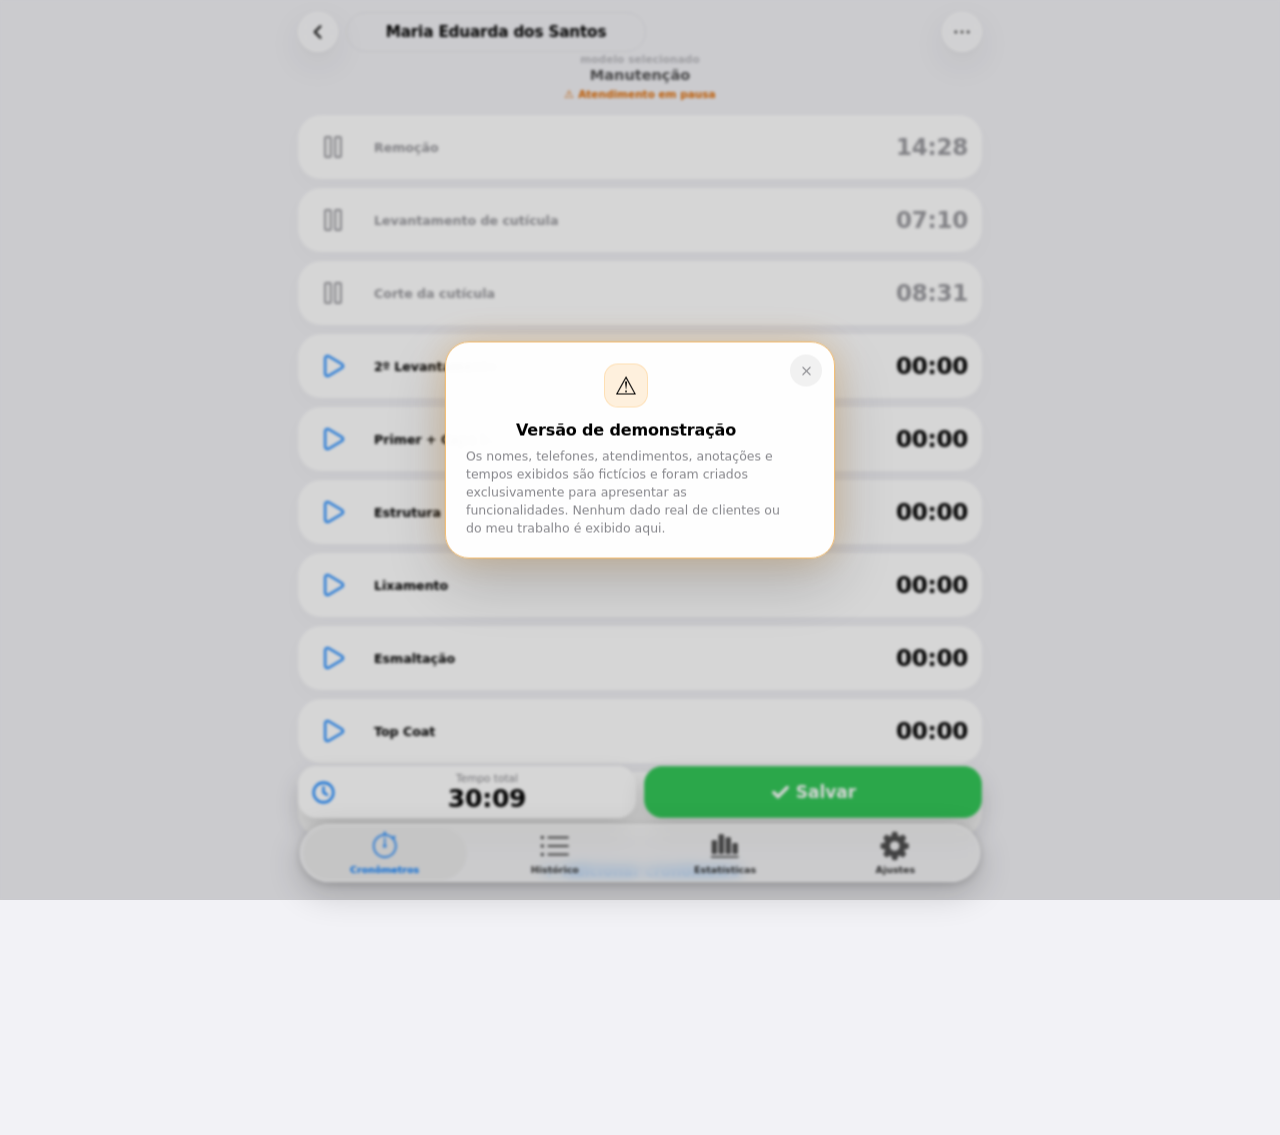
<file: beta/launch.html>
<!doctype html>
<html lang="pt-BR">
<head>
  <meta charset="utf-8">
  <meta name="viewport" content="width=device-width,initial-scale=1,viewport-fit=cover">
  <meta name="theme-color" content="#f5f5f7">
  <meta http-equiv="Cache-Control" content="no-cache, no-store, must-revalidate">
  <meta http-equiv="Pragma" content="no-cache">
  <meta http-equiv="Expires" content="0">
  <title>Cronômetro</title>
  <style>
    html,body{margin:0;min-height:100%;background:#f5f5f7;color:#111114;font-family:-apple-system,BlinkMacSystemFont,"SF Pro Text",sans-serif}
    body{min-height:100dvh;display:grid;place-items:center;padding:24px;box-sizing:border-box}main{width:min(100%,360px);text-align:center}
    .mark{width:54px;height:54px;margin:0 auto 15px;border-radius:16px;background:#fff;display:grid;place-items:center;box-shadow:0 8px 28px rgba(0,0,0,.07);font-size:25px}
    h1{font-size:24px;line-height:1.15;margin:0 0 8px}.env{display:inline-block;margin-bottom:10px;padding:5px 8px;border-radius:999px;background:#e9f2ff;color:#007aff;font-size:10px;font-weight:800;letter-spacing:.08em}.env.beta{background:#fff0dc;color:#c56a00}
    .status{font-size:14px;color:#6e6e73;line-height:1.45;margin:0}.bar{height:5px;background:#dedee3;border-radius:999px;overflow:hidden;margin:18px 36px}.bar span{display:block;width:35%;height:100%;background:#007aff;border-radius:inherit;animation:move 1s ease-in-out infinite alternate}@keyframes move{to{transform:translateX(185%)}}
    .note{font-size:11px;color:#8e8e93;line-height:1.4;margin-top:10px}
    @media(prefers-color-scheme:dark){html,body{background:#111114;color:#f7f7f8}.mark{background:#1c1c1e}.status,.note{color:#a1a1a6}.bar{background:#2c2c2e}}
  </style>

  <link rel="icon" type="image/png" sizes="192x192" href="./app-icon-192.png?v=beta-icon-20260925">
  <link rel="apple-touch-icon" sizes="180x180" href="./apple-touch-icon.png?v=beta-icon-20260925">
</head>
<body>
<main>
  <div class="mark" aria-hidden="true">⏱</div>
  <span id="env" class="env">OFICIAL</span>
  <h1 id="title">Cronômetro</h1>
  <p class="status" id="status">Preparando uma abertura limpa…</p>
  <div class="bar"><span></span></div>
  <p class="note">A manutenção de cache nunca bloqueia a abertura por mais de alguns segundos.</p>
</main>
<script>
(() => {
  const RELEASE='0.8.9';
  const BETA=location.pathname.includes('/beta/');
  const status=document.getElementById('status');
  const env=document.getElementById('env');
  const title=document.getElementById('title');
  if(BETA){env.textContent='BETA';env.classList.add('beta');title.textContent='Cronômetro Beta'}
  const cleanupKey=`cronometro-public-demo-launch-clean-${RELEASE}`;
  const basePath=new URL('./',location.href).pathname;
  const cacheMatch=k=>k.startsWith('cronometro-public-demo-');
  const withTimeout=(promise,ms)=>Promise.race([promise,new Promise(resolve=>setTimeout(()=>resolve({timedOut:true}),ms))]);

  async function clean(){
    let needsClean=true;try{needsClean=localStorage.getItem(cleanupKey)!=='1'}catch(_){}
    if(!needsClean)return {skipped:true};
    let workers=0,cachesRemoved=0;
    try{
      if('serviceWorker' in navigator){
        const regs=await withTimeout(navigator.serviceWorker.getRegistrations(),650);
        if(!regs?.timedOut&&Array.isArray(regs)){
          const targets=regs.filter(r=>{try{return new URL(r.scope).pathname===basePath}catch(_){return false}});
          const results=await withTimeout(Promise.allSettled(targets.map(r=>r.unregister())),650);
          if(Array.isArray(results))workers=results.filter(r=>r.status==='fulfilled'&&r.value).length;
        }
      }
      if('caches' in window){
        const keys=await withTimeout(caches.keys(),650);
        if(!keys?.timedOut&&Array.isArray(keys)){
          const results=await withTimeout(Promise.allSettled(keys.filter(cacheMatch).map(k=>caches.delete(k))),650);
          if(Array.isArray(results))cachesRemoved=results.filter(r=>r.status==='fulfilled'&&r.value).length;
        }
      }
      try{localStorage.setItem(cleanupKey,'1')}catch(_){}
      return {workers,cachesRemoved};
    }catch(error){return {error:String(error?.message||error)}}
  }

  (async()=>{
    const result=await withTimeout(clean(),1800);
    if(result?.timedOut)status.textContent='Ambiente web: limpeza continua em segundo plano. Abrindo o app…';
    else if(result?.error)status.textContent='A limpeza não terminou, mas o app será aberto normalmente.';
    else status.textContent='Abrindo a interface…';
    setTimeout(()=>location.replace(`./?launch=${Date.now()}`),120);
  })();
})();
</script>
</body>
</html>
</file>
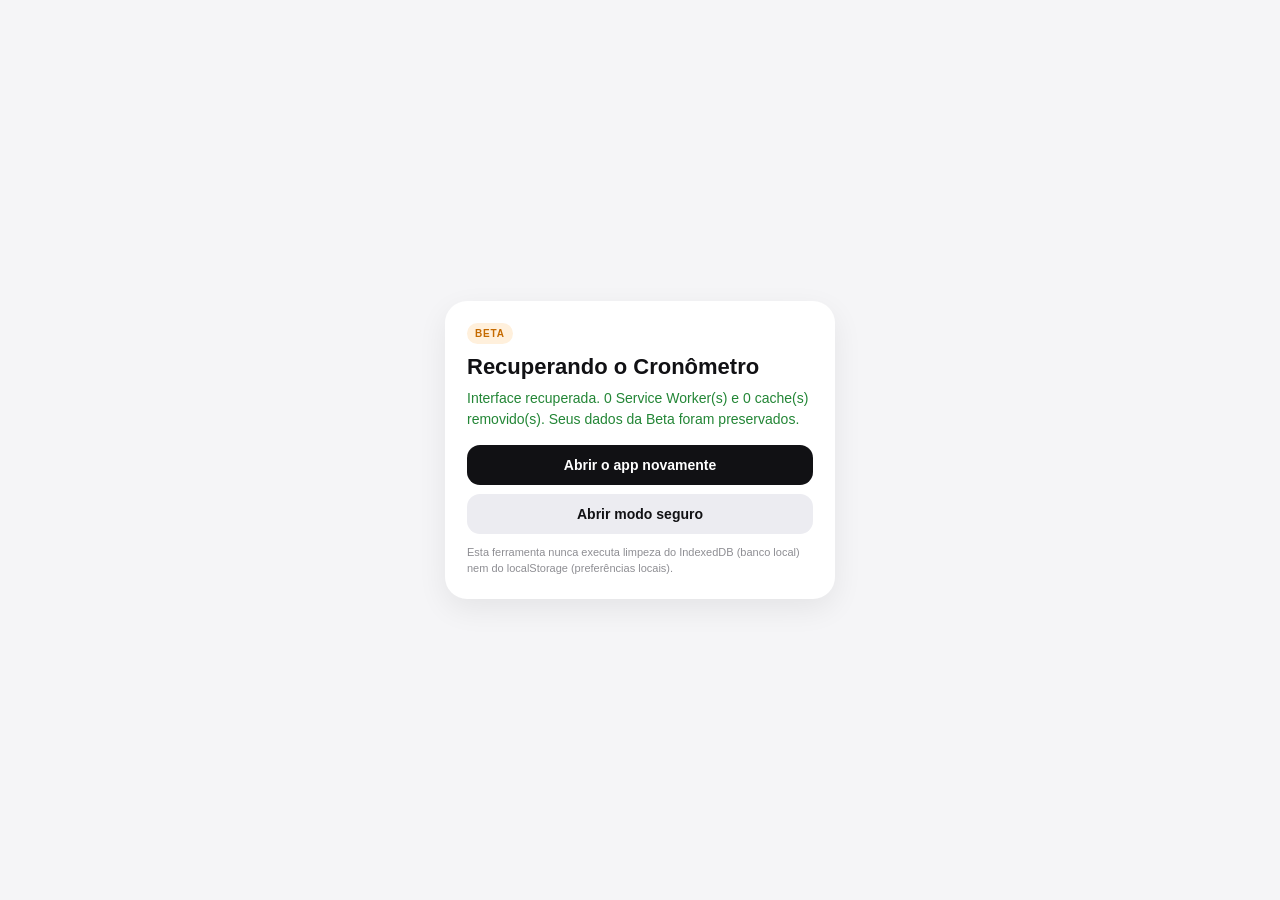
<file: beta/recover.html>
<!doctype html>
<html lang="pt-BR">
<head>
  <meta charset="utf-8"><meta name="viewport" content="width=device-width,initial-scale=1,viewport-fit=cover">
  <meta name="theme-color" content="#f5f5f7"><meta http-equiv="Cache-Control" content="no-cache, no-store, must-revalidate"><meta http-equiv="Pragma" content="no-cache"><meta http-equiv="Expires" content="0">
  <title>Recuperar Cronômetro</title>
  <style>
    html,body{margin:0;min-height:100%;background:#f5f5f7;color:#111114;font-family:-apple-system,BlinkMacSystemFont,"SF Pro Text",sans-serif}main{min-height:100dvh;display:grid;place-items:center;padding:24px;box-sizing:border-box}section{width:min(100%,390px);background:#fff;border-radius:22px;padding:22px;box-sizing:border-box;box-shadow:0 10px 30px rgba(0,0,0,.07)}h1{font-size:22px;margin:0 0 8px}.tag{display:inline-block;margin:0 0 10px;padding:5px 8px;border-radius:999px;background:#e9f2ff;color:#007aff;font-size:10px;font-weight:800;letter-spacing:.08em}.tag.beta{background:#fff0dc;color:#c56a00}p{font-size:14px;line-height:1.45;color:#6e6e73;margin:0}.ok{color:#238636}.warn{color:#a15c00}.bad{color:#d92d20}.bar{height:6px;background:#e8e8ed;border-radius:999px;overflow:hidden;margin:18px 0}.bar span{display:block;height:100%;width:18%;background:#007aff;border-radius:inherit;animation:move .9s ease-in-out infinite alternate}@keyframes move{to{transform:translateX(430%)}}.actions{display:grid;gap:9px;margin-top:16px}.actions a{text-decoration:none;text-align:center;padding:12px 14px;border-radius:13px;background:#111114;color:#fff;font-size:14px;font-weight:600}.actions a.secondary{background:#ececf1;color:#111114}.small{font-size:11px;color:#8e8e93;margin-top:11px}@media(prefers-color-scheme:dark){html,body{background:#111114;color:#f7f7f8}section{background:#1c1c1e;box-shadow:none}p,.small{color:#a1a1a6}.bar{background:#2c2c2e}.actions a{background:#f2f2f4;color:#111114}.actions a.secondary{background:#2c2c2e;color:#f7f7f8}}
  </style>

  <link rel="icon" type="image/png" sizes="192x192" href="./app-icon-192.png?v=beta-icon-20260925">
  <link rel="apple-touch-icon" sizes="180x180" href="./apple-touch-icon.png?v=beta-icon-20260925">
</head>
<body><main><section>
  <span id="env" class="tag">OFICIAL</span><h1>Recuperando o Cronômetro</h1>
  <p id="status">Removendo somente cache e Service Worker da interface. Seus registros e configurações não serão apagados.</p>
  <div class="bar" id="bar"><span></span></div>
  <div class="actions" id="actions" hidden><a href="./launch.html?recover=1">Abrir o app novamente</a><a class="secondary" href="./safe.html?recover=1">Abrir modo seguro</a></div>
  <p class="small">Esta ferramenta nunca executa limpeza do IndexedDB (banco local) nem do localStorage (preferências locais).</p>
</section></main>
<script>
(async()=>{
  const BETA=location.pathname.includes('/beta/');
  const basePath=new URL('./',location.href).pathname;
  const env=document.getElementById('env');if(BETA){env.textContent='BETA';env.classList.add('beta')}
  const status=document.getElementById('status'),actions=document.getElementById('actions'),bar=document.getElementById('bar');
  const cacheMatch=k=>k.startsWith('cronometro-public-demo-');
  const withTimeout=(promise,ms)=>Promise.race([promise,new Promise(resolve=>setTimeout(()=>resolve({timedOut:true}),ms))]);

  async function cleanup(){
    let workers=0,cachesRemoved=0,timedOut=false;
    if('serviceWorker' in navigator){
      const regs=await withTimeout(navigator.serviceWorker.getRegistrations(),800);
      if(regs?.timedOut)timedOut=true;
      else if(Array.isArray(regs)){
        const targets=regs.filter(r=>{try{return new URL(r.scope).pathname===basePath}catch(_){return false}});
        const results=await withTimeout(Promise.allSettled(targets.map(r=>r.unregister())),900);
        if(results?.timedOut)timedOut=true;
        else if(Array.isArray(results))workers=results.filter(r=>r.status==='fulfilled'&&r.value).length;
      }
    }
    if('caches' in window){
      const keys=await withTimeout(caches.keys(),800);
      if(keys?.timedOut)timedOut=true;
      else if(Array.isArray(keys)){
        const results=await withTimeout(Promise.allSettled(keys.filter(cacheMatch).map(k=>caches.delete(k))),900);
        if(results?.timedOut)timedOut=true;
        else if(Array.isArray(results))cachesRemoved=results.filter(r=>r.status==='fulfilled'&&r.value).length;
      }
    }
    return {workers,cachesRemoved,timedOut};
  }

  try{
    const result=await withTimeout(cleanup(),2600);
    const outerTimedOut=!!result?.timedOut;
    const data=outerTimedOut?{workers:0,cachesRemoved:0,timedOut:true}:result;

    let ownRegs=[],ownCaches=[];
    try{
      const regs=await withTimeout(navigator.serviceWorker?.getRegistrations?.()||Promise.resolve([]),450);
      if(Array.isArray(regs))ownRegs=regs.filter(r=>{try{return new URL(r.scope).pathname===basePath}catch(_){return false}});
      const keys=await withTimeout(caches?.keys?.()||Promise.resolve([]),450);
      if(Array.isArray(keys))ownCaches=keys.filter(cacheMatch);
    }catch(_){}

    const runtimeClean=ownRegs.length===0&&ownCaches.length===0;
    const residualController=runtimeClean&&!!navigator.serviceWorker?.controller;
    bar.hidden=true;actions.hidden=false;
    if(runtimeClean){
      status.className='ok';
      status.textContent=`Interface recuperada. ${data.workers||0} Service Worker(s) e ${data.cachesRemoved||0} cache(s) removido(s). Seus dados ${BETA?'da Beta':'Oficiais'} foram preservados.${residualController?' O Safari ainda mostra uma referência residual nesta aba; isso desaparece ao abrir uma nova página.':''}`;
    }else if(data.timedOut){
      status.className='warn';
      status.textContent='A limpeza demorou além do limite seguro. O app não ficará bloqueado: abra novamente ou use o Modo Seguro. Nenhum registro foi apagado.';
    }else{
      status.className='warn';
      status.textContent=`A limpeza terminou parcialmente. Ainda existem ${ownRegs.length} registro(s) de Service Worker e ${ownCaches.length} cache(s) deste ambiente. Seus dados locais continuam preservados.`;
    }
    try{localStorage.setItem(`cronometro-public-demo-last-recovery`,new Date().toISOString())}catch(_){}
  }catch(error){
    status.className='bad';status.textContent='A recuperação da interface não terminou. Nenhum registro foi apagado. Use o Modo Seguro para verificar os dados.';bar.hidden=true;actions.hidden=false;
  }
})();
</script></body></html>
</file>
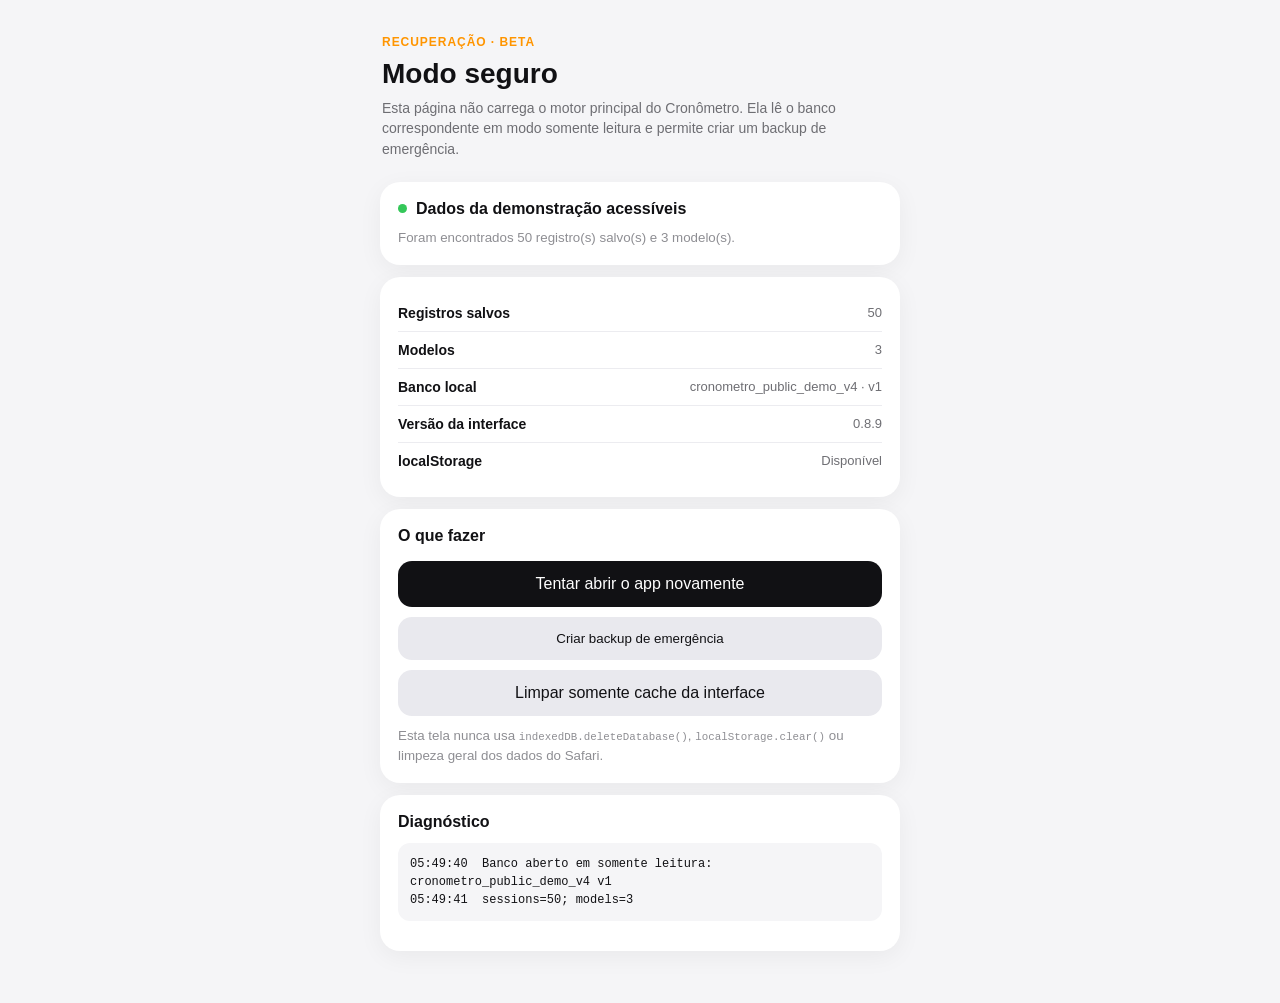
<file: beta/safe.html>
<!doctype html>
<html lang="pt-BR">
<head>
<meta charset="utf-8"><meta name="viewport" content="width=device-width,initial-scale=1,viewport-fit=cover"><meta name="theme-color" content="#f5f5f7"><meta http-equiv="Cache-Control" content="no-cache, no-store, must-revalidate"><meta name="robots" content="noindex,nofollow"><title>Cronômetro — Modo seguro</title>
<style>
:root{font-family:-apple-system,BlinkMacSystemFont,"SF Pro Text",sans-serif;color:#111114;background:#f5f5f7}*{box-sizing:border-box}body{margin:0;min-height:100dvh;padding:24px 18px 40px;background:#f5f5f7;color:#111114}main{width:min(100%,520px);margin:0 auto}header{margin:10px 2px 22px}.eyebrow{font-size:12px;font-weight:800;letter-spacing:.08em;color:#007aff;text-transform:uppercase;margin:0 0 6px}.eyebrow.beta{color:#ff9500}h1{font-size:28px;margin:0 0 8px}p{font-size:14px;line-height:1.48;color:#6e6e73;margin:0}.card{background:#fff;border-radius:20px;padding:18px;margin:12px 0;box-shadow:0 6px 24px rgba(0,0,0,.05)}.row{display:flex;justify-content:space-between;gap:18px;align-items:flex-start;padding:10px 0;border-bottom:1px solid #ececf0}.row:last-child{border-bottom:0}.row strong{font-size:14px}.row span{font-size:13px;color:#6e6e73;text-align:right;word-break:break-word}.status{display:flex;align-items:center;gap:9px}.dot{width:9px;height:9px;border-radius:50%;background:#f0b429;flex:none}.dot.ok{background:#34c759}.dot.bad{background:#ff3b30}.actions{display:grid;gap:10px;margin-top:16px}button,a.button{appearance:none;border:0;text-decoration:none;text-align:center;border-radius:14px;padding:14px 16px;font:600 15px/1.2 inherit;background:#111114;color:#fff;display:block}.secondary{background:#e9e9ee!important;color:#111114!important}button:disabled{opacity:.45}pre{white-space:pre-wrap;word-break:break-word;font:12px/1.5 ui-monospace,SFMono-Regular,Menlo,monospace;background:#f5f5f7;padding:12px;border-radius:12px;max-height:260px;overflow:auto}small{display:block;color:#8e8e93;margin-top:10px;line-height:1.45}@media(prefers-color-scheme:dark){:root,body{background:#111114;color:#f7f7f8}.card{background:#1c1c1e}.row{border-color:#2c2c2e}.row span,p,small{color:#a1a1a6}.secondary{background:#2c2c2e!important;color:#f7f7f8!important}pre{background:#111114;color:#e5e5e7}}
</style>
  <link rel="icon" type="image/png" sizes="192x192" href="./app-icon-192.png?v=beta-icon-20260925">
  <link rel="apple-touch-icon" sizes="180x180" href="./apple-touch-icon.png?v=beta-icon-20260925">
</head>
<body><main>
<header><p class="eyebrow" id="envLabel">RECUPERAÇÃO · OFICIAL</p><h1>Modo seguro</h1><p>Esta página não carrega o motor principal do Cronômetro. Ela lê o banco correspondente em modo somente leitura e permite criar um backup de emergência.</p></header>
<section class="card"><div class="status"><span class="dot" id="healthDot"></span><strong id="healthTitle">Verificando armazenamento…</strong></div><small id="healthDetail">Nenhum dado será alterado durante esta verificação.</small></section>
<section class="card" id="countsCard" hidden><div class="row"><strong>Registros salvos</strong><span id="sessionsCount">—</span></div><div class="row"><strong>Modelos</strong><span id="modelsCount">—</span></div><div class="row"><strong>Banco local</strong><span id="dbVersion">—</span></div><div class="row"><strong>Versão da interface</strong><span>0.8.9</span></div><div class="row"><strong>localStorage</strong><span id="lsStatus">—</span></div></section>
<section class="card"><strong>O que fazer</strong><div class="actions"><a class="button" href="./launch.html?safe=1">Tentar abrir o app novamente</a><button class="secondary" id="backupBtn" type="button" disabled>Criar backup de emergência</button><a class="button secondary" href="./recover.html?from=safe">Limpar somente cache da interface</a></div><small>Esta tela nunca usa <code>indexedDB.deleteDatabase()</code>, <code>localStorage.clear()</code> ou limpeza geral dos dados do Safari.</small></section>
<section class="card"><strong>Diagnóstico</strong><pre id="log">Iniciando…</pre></section>
</main>
<script>
(() => {
  const BETA=location.pathname.includes('/beta/');
  const DB_NAME='cronometro_public_demo_v4';
  const env=document.getElementById('envLabel');if(BETA){env.textContent='RECUPERAÇÃO · BETA';env.classList.add('beta')}
  const logEl=document.getElementById('log'),dot=document.getElementById('healthDot'),title=document.getElementById('healthTitle'),detail=document.getElementById('healthDetail'),countsCard=document.getElementById('countsCard'),backupBtn=document.getElementById('backupBtn');let db=null;const logs=[];
  function log(msg){logs.push(`${new Date().toLocaleTimeString('pt-BR')}  ${msg}`);logEl.textContent=logs.join('\n')}
  function req(r){return new Promise((resolve,reject)=>{r.onsuccess=()=>resolve(r.result);r.onerror=()=>reject(r.error)})}
  function localStorageWorks(){try{const k='__cronometro_safe_test__';localStorage.setItem(k,'1');localStorage.removeItem(k);return true}catch(_){return false}}
  function openExistingDB(){return new Promise((resolve,reject)=>{let missing=false;const r=indexedDB.open(DB_NAME);r.onupgradeneeded=()=>{missing=true;try{r.transaction.abort()}catch(_){}};r.onsuccess=()=>resolve(r.result);r.onerror=()=>{if(missing||r.error?.name==='AbortError')resolve(null);else reject(r.error)};r.onblocked=()=>reject(new Error('Banco local bloqueado por outra aba'))})}
  async function readStore(name){if(!db?.objectStoreNames.contains(name))return [];return req(db.transaction(name,'readonly').objectStore(name).getAll())}
  async function initialize(){
    document.getElementById('lsStatus').textContent=localStorageWorks()?'Disponível':'Indisponível';
    try{
      if(!('indexedDB' in window))throw new Error('IndexedDB não está disponível');
      db=await openExistingDB();
      if(!db){dot.classList.add('bad');title.textContent=`Banco da demonstração não encontrado`;detail.textContent='Nenhum banco existente foi criado por esta verificação.';log(`Banco ausente: ${DB_NAME}`);countsCard.hidden=false;document.getElementById('dbVersion').textContent=`${DB_NAME} · não encontrado`;return}
      const models=await readStore('models'),sessions=await readStore('sessions'),saved=sessions.filter(s=>s&&s.status==='saved').length;
      document.getElementById('sessionsCount').textContent=String(saved);document.getElementById('modelsCount').textContent=String(models.length);document.getElementById('dbVersion').textContent=`${DB_NAME} · v${db.version}`;countsCard.hidden=false;dot.classList.add('ok');title.textContent=`Dados da demonstração acessíveis`;detail.textContent=`Foram encontrados ${saved} registro(s) salvo(s) e ${models.length} modelo(s).`;backupBtn.disabled=false;log(`Banco aberto em somente leitura: ${DB_NAME} v${db.version}`);log(`sessions=${sessions.length}; models=${models.length}`)
    }catch(error){dot.classList.add('bad');title.textContent='Não foi possível abrir o banco local';detail.textContent=error?.message||String(error);log(`ERRO: ${error?.stack||error}`)}
  }
  backupBtn.addEventListener('click',async()=>{if(!db)return;backupBtn.disabled=true;backupBtn.textContent='Preparando backup…';try{const models=await readStore('models'),sessions=await readStore('sessions'),state=await readStore('state'),byKey=Object.fromEntries(state.map(x=>[x.key,x.value]));const payload={schemaVersion:5,exportedAt:new Date().toISOString(),source:`Cronômetro — modo seguro ${BETA?'Beta':'Oficial'}`,models,sessions,settings:byKey.settings||{},currentSession:byKey.current||null};const blob=new Blob([JSON.stringify(payload,null,2)],{type:'application/json'});const fileName=`cronometro-backup-emergencia-${BETA?'beta-':''}${new Date().toISOString().slice(0,10)}.json`;const file=new File([blob],fileName,{type:'application/json'});if(navigator.canShare?.({files:[file]})){await navigator.share({files:[file],title:fileName})}else{const a=document.createElement('a');const url=URL.createObjectURL(blob);a.href=url;a.download=fileName;document.body.appendChild(a);a.click();a.remove();setTimeout(()=>URL.revokeObjectURL(url),1000)}backupBtn.textContent='Backup criado';log('Backup de emergência criado com sucesso')}catch(error){backupBtn.disabled=false;backupBtn.textContent='Tentar backup novamente';log(`ERRO no backup: ${error?.message||error}`)}});
  initialize();
})();
</script></body></html>
</file>
<file: styles.css>
:root{
  color-scheme:light dark;
  --bg:var(--light-bg,#F2F2F6);
  --card:var(--light-card,#FFFFFF);
  --text:var(--light-text,#000000);
  --secondary:var(--light-secondary,#85858A);
  --placeholder:var(--light-placeholder,#C5C5C7);
  --line:var(--light-line,#E7E7E8);
  --glass:var(--light-glass,rgba(255,255,255,.62));
  --float-border:var(--light-float-border,rgba(255,255,255,.92));
  --used-text:var(--light-used,#9A9A9F);

  --accent:var(--accent-light,#007AFF);
  --running:var(--action-light,#34C759);
  --action:var(--action-light,#34C759);
  --danger:#FF3B30;
  --delete-fixed:#E22400;

  --header-circle-border-color:var(--light-header-circle-border,#FFFFFF);
  --timer-border-color:var(--light-timer-border,#FFFFFF);

  --total-bg:var(--light-total-bg,#FFFFFF);
  --total-text:var(--light-total-text,#000000);
  --total-secondary:var(--light-total-secondary,#85858A);
  --total-border:var(--light-total-border,#FFFFFF);
  --total-icon-bg:var(--light-total-icon-bg,#EAF3FF);

  --save-bg:var(--action-light,#34C759);
  --save-border:var(--save-border-light,#56CF74);

  --tabbar-bg:var(--light-tabbar-bg,rgba(242,242,242,.53));
  --tabbar-border-color:var(--light-tabbar-border,#FFFFFF);
  --tabbar-icon-color:var(--light-tabbar-icon,#333333);
  --tabbar-selected-bg:var(--light-tabbar-selected-bg,#EBEBEB);
}

:root[data-theme="light"]{color-scheme:light}
:root[data-theme="dark"]{
  color-scheme:dark;
  --bg:var(--dark-bg,#000000);
  --card:var(--dark-card,#1C1C1E);
  --text:var(--dark-text,#FFFFFF);
  --secondary:var(--dark-secondary,#98989D);
  --placeholder:var(--dark-placeholder,#636366);
  --line:var(--dark-line,#38383A);
  --glass:var(--dark-glass,rgba(44,44,46,.72));
  --float-border:var(--dark-float-border,rgba(255,255,255,.12));
  --used-text:var(--dark-used,#747478);
  --accent:var(--accent-dark,#0A84FF);
  --running:var(--action-dark,#30D158);
  --action:var(--action-dark,#30D158);
  --danger:#FF453A;
  --header-circle-border-color:var(--dark-header-circle-border,#474747);
  --timer-border-color:var(--dark-timer-border,#38383A);
  --total-bg:var(--dark-total-bg,#1C1C1E);
  --total-text:var(--dark-total-text,#FFFFFF);
  --total-secondary:var(--dark-total-secondary,#98989D);
  --total-border:var(--dark-total-border,#38383A);
  --total-icon-bg:var(--dark-total-icon-bg,#172A40);
  --save-bg:var(--action-dark,#30D158);
  --save-border:var(--save-border-dark,#30D158);
  --tabbar-bg:var(--dark-tabbar-bg,rgba(28,28,30,.53));
  --tabbar-border-color:var(--dark-tabbar-border,#474747);
  --tabbar-icon-color:var(--dark-tabbar-icon,#C2C2C2);
  --tabbar-selected-bg:var(--dark-tabbar-selected-bg,#3A3A3C);
}

@media(prefers-color-scheme:dark){
  :root:not([data-theme="light"]){
    color-scheme:dark;
    --bg:var(--dark-bg,#000000);
    --card:var(--dark-card,#1C1C1E);
    --text:var(--dark-text,#FFFFFF);
    --secondary:var(--dark-secondary,#98989D);
    --placeholder:var(--dark-placeholder,#636366);
    --line:var(--dark-line,#38383A);
    --glass:var(--dark-glass,rgba(44,44,46,.72));
    --float-border:var(--dark-float-border,rgba(255,255,255,.12));
    --used-text:var(--dark-used,#747478);
    --accent:var(--accent-dark,#0A84FF);
    --running:var(--action-dark,#30D158);
    --action:var(--action-dark,#30D158);
    --danger:#FF453A;
    --header-circle-border-color:var(--dark-header-circle-border,#474747);
    --timer-border-color:var(--dark-timer-border,#38383A);
    --total-bg:var(--dark-total-bg,#1C1C1E);
    --total-text:var(--dark-total-text,#FFFFFF);
    --total-secondary:var(--dark-total-secondary,#98989D);
    --total-border:var(--dark-total-border,#38383A);
    --total-icon-bg:var(--dark-total-icon-bg,#172A40);
    --save-bg:var(--action-dark,#30D158);
    --save-border:var(--save-border-dark,#30D158);
    --tabbar-bg:var(--dark-tabbar-bg,rgba(28,28,30,.53));
    --tabbar-border-color:var(--dark-tabbar-border,#474747);
    --tabbar-icon-color:var(--dark-tabbar-icon,#C2C2C2);
    --tabbar-selected-bg:var(--dark-tabbar-selected-bg,#3A3A3C);
  }
}

*{box-sizing:border-box}
html{-webkit-text-size-adjust:100%;text-size-adjust:100%;background:var(--bg)}
html,body{margin:0;min-height:100%;font-family:-apple-system,BlinkMacSystemFont,"SF Pro Text","SF Pro Display",system-ui,sans-serif;background:var(--bg);color:var(--text)}
body{padding:env(safe-area-inset-top) 0 env(safe-area-inset-bottom);font-size:16px}
button,input,select,textarea{font:inherit;color:inherit}
button{cursor:pointer;-webkit-tap-highlight-color:transparent}
button:disabled{opacity:.28;cursor:default}

.app-shell{min-height:100vh;padding-bottom:calc(78px + env(safe-area-inset-bottom))}
.content{padding:var(--content-top,14px) var(--content-side,18px) 28px}
.sf-icon{width:24px;height:24px;fill:none;stroke:currentColor;stroke-width:var(--icon-stroke,1.8);stroke-linecap:round;stroke-linejoin:round;display:block;flex:0 0 auto}
.muted,.secondary-value{color:var(--secondary)}
.danger{color:var(--danger)!important}
.primary{color:var(--accent)}
.small{font-size:.84rem}
.sr-only{position:absolute!important;width:1px!important;height:1px!important;padding:0!important;margin:-1px!important;overflow:hidden!important;clip:rect(0,0,0,0)!important;white-space:nowrap!important;border:0!important}

.app-version-badge{
  position:fixed;top:calc(4px + env(safe-area-inset-top));left:50%;transform:translateX(-50%);z-index:9999;
  padding:2px 6px;border-radius:999px;font-size:9px;line-height:1.2;font-weight:600;letter-spacing:.01em;
  color:var(--secondary);background:color-mix(in srgb,var(--card) 78%,transparent);
  backdrop-filter:blur(10px);-webkit-backdrop-filter:blur(10px);pointer-events:none;
}


/* Cabeçalhos */
.topbar{
  position:sticky;top:0;z-index:10;background:var(--bg);border:0;
  min-height:var(--topbar-height,54px);padding:7px var(--content-side,18px) 8px;
}
.topbar>h1{margin:0;text-align:center;font-size:20px;font-weight:700;line-height:44px}
.topbar.simple{display:grid;grid-template-columns:1fr auto 1fr;align-items:center}
.topbar.simple h1{grid-column:2;margin:0;text-align:center;font-size:20px;font-weight:700;line-height:44px}
.section-tab-header{min-height:74px;padding-top:10px;padding-bottom:10px;display:grid;align-items:center}
.section-tab-header>h1,.section-tab-header.simple h1{line-height:54px}
.header-pill{grid-column:3;grid-row:1;justify-self:end;border:1px solid var(--float-border);background:var(--glass);color:var(--accent);min-height:38px;border-radius:999px;padding:0 12px;font-size:13px;font-weight:650;backdrop-filter:blur(22px);-webkit-backdrop-filter:blur(22px)}
.timer-topbar{padding-top:4px;padding-bottom:5px}
.header-row{
  height:var(--header-button,40px);display:grid;
  grid-template-columns:var(--header-button,40px) minmax(0,1fr) var(--header-button,40px);
  align-items:center;gap:8px;position:relative;
}
.circle-button{
  width:var(--header-button,40px);height:var(--header-button,40px);border:0;border-radius:50%;padding:0;
  display:grid;place-items:center;background:var(--glass);color:var(--text);
  backdrop-filter:blur(22px) saturate(145%);-webkit-backdrop-filter:blur(22px) saturate(145%);
}
.circle-button .sf-icon{width:var(--header-icon,22px);height:var(--header-icon,22px)}
.small-circle{width:40px;height:40px}
.glass{background:var(--glass);border:1px solid var(--float-border);box-shadow:0 1px 8px rgba(0,0,0,.035)}
.timer-topbar .circle-button{--icon-stroke:var(--header-icon-stroke,2.3);border:var(--header-circle-border,.75px) solid var(--header-circle-border-color,#fff);box-shadow:0 12px 36px rgba(0,0,0,.07),0 2px 8px rgba(0,0,0,.035)}
.timer-topbar .circle-button .sf-icon{stroke-width:var(--header-icon-stroke,2.3)}
.current-title{
  min-width:0;height:40px;border:0;background:transparent;color:var(--text);padding:0 4px;text-align:center;
  font-size:var(--title-size,17.5px);font-weight:680;line-height:20px;white-space:nowrap;overflow:hidden;text-overflow:ellipsis;
}
.current-title.untitled{font-size:var(--title-size,17.5px);font-weight:620;color:var(--text)}
.current-model-name{text-align:center;color:#8F8F8F;font-size:14.5px;font-weight:560;line-height:18px;margin:3px 0 1px}
.status-line{text-align:center;color:var(--secondary);font-size:12px;line-height:16px;margin-top:2px}
.text-button{grid-column:3;justify-self:end;border:0;background:transparent;color:var(--accent);font-size:15px;font-weight:600;padding:10px 0}

/* Janelas pequenas */
.popover-backdrop{position:fixed;inset:0;z-index:30;background:transparent}
.floating-window{
  background:color-mix(in srgb,var(--card) 94%,transparent);border:1px solid var(--float-border);
  box-shadow:0 12px 36px rgba(0,0,0,.07),0 2px 8px rgba(0,0,0,.035);border-radius:20px;overflow:hidden;z-index:31;
  backdrop-filter:blur(24px) saturate(145%);-webkit-backdrop-filter:blur(24px) saturate(145%);
}
.title-popover{position:absolute;top:40px;left:50%;transform:translateX(-50%);min-width:210px}
.model-popover{position:absolute;right:4px;top:47px;min-width:170px}
.title-popover button,.model-popover button{display:block;width:100%;min-height:44px;border:0;border-bottom:1px solid var(--line);background:transparent;text-align:left;padding:0 16px;font-size:14.5px}
.title-popover button:last-child,.model-popover button:last-child{border-bottom:0}

/* Cronômetros */
.timer-content{padding-top:8px;padding-bottom:160px}
.timer-list{display:grid;gap:var(--timer-list-gap,9px)}
.timer-card{
  width:100%;min-width:0;min-height:var(--timer-min-height,64px);border:var(--timer-border-width,0) solid var(--timer-border-color,transparent);border-radius:var(--timer-radius,30px);
  background:var(--card);color:var(--text);padding:var(--timer-pad-y,11px) var(--timer-pad-x,14px);
  display:grid;grid-template-columns:52px minmax(0,1fr) auto;align-items:center;gap:var(--timer-gap,10px);
  text-align:left;box-shadow:var(--timer-card-shadow,none);overflow:hidden;
}
.timer-card.central{grid-template-columns:1fr;text-align:center;justify-items:center}
.timer-card .icon{
  width:var(--timer-icon-size,38px);height:var(--timer-icon-size,38px);
  --icon-stroke:var(--timer-icon-stroke,1.8);display:grid;place-items:center;background:transparent;color:var(--accent);font-weight:750;
}
.timer-card .icon .sf-icon{width:var(--timer-icon-inner,21px);height:var(--timer-icon-inner,21px);stroke-width:var(--timer-icon-stroke,1.8)}
.timer-card.active .timer-state-icon .sf-icon,.timer-card.active .timer-state-icon .custom-active-icon{width:var(--active-timer-icon-size,28px);height:var(--active-timer-icon-size,28px)}
.custom-active-icon{display:block;object-fit:contain}
.timer-card .name{font-size:var(--timer-name-size,15px);font-weight:var(--timer-name-weight,620);min-width:0;text-align:var(--timer-name-align,left);align-self:var(--timer-name-v-align,center);overflow:hidden;text-overflow:ellipsis}
.timer-card .time{font-variant-numeric:tabular-nums;font-feature-settings:"tnum";font-weight:var(--timer-time-weight,780);font-size:var(--timer-time-size,24px);letter-spacing:-.25px;text-align:var(--timer-time-align,right);align-self:var(--timer-time-v-align,center);white-space:nowrap}
.timer-card.central .name,.timer-card.central .time{text-align:center;width:100%}
.timer-card.active{background:color-mix(in srgb,var(--running) 14%,var(--card));box-shadow:0 12px 30px color-mix(in srgb,var(--running) 20%,transparent)}
.timer-card.active .time{color:var(--running)}
.timer-card.active .icon{color:var(--running);background:transparent}
.timer-card.paused{background:var(--card);opacity:1}
.timer-card.paused .time,.timer-card.paused .name,.timer-card.paused .icon{color:var(--used-text)}
.timer-state-icon.spin .sf-icon,.timer-state-icon.spin .custom-active-icon{animation:timer-disc-spin var(--active-disc-duration,1400ms) linear infinite;transform-origin:50% 50%;will-change:transform}
@keyframes timer-disc-spin{to{transform:rotate(360deg)}}
.badge{display:inline-block;font-size:11px;line-height:16px;padding:1px 7px;border-radius:999px;background:color-mix(in srgb,var(--secondary) 12%,transparent);color:var(--secondary);margin:3px 0 0 6px;vertical-align:middle}
.add-card{--plus-stroke:var(--add-icon-stroke,2.5);border:0;background:transparent;color:var(--accent);min-height:var(--add-height,52px);border-radius:18px;width:100%;font-size:var(--add-text-size,14.5px);font-weight:var(--add-text-weight,620);display:flex;justify-content:center;align-items:center;gap:5px}
.add-card .sf-icon{width:18px;height:18px;stroke-width:var(--add-icon-stroke,2.5)}

/* Grupo flutuante: Tempo total + Salvar */
.floating-actions{
  position:fixed;left:var(--action-group-side,18px);right:var(--action-group-side,18px);bottom:calc(var(--action-group-bottom,82px) + env(safe-area-inset-bottom));
  z-index:19;display:grid;gap:var(--floating-gap,10px);
}
.floating-actions.single{grid-template-columns:1fr}
.floating-actions.timer-actions{grid-template-columns:minmax(0,1fr) minmax(0,1fr)}
.floating-card{background:var(--total-bg,var(--card));border:var(--total-border-width,1px) solid var(--total-border,var(--float-border));box-shadow:var(--total-shadow);backdrop-filter:blur(var(--total-blur,16px));-webkit-backdrop-filter:blur(var(--total-blur,16px))}
.total-card{
  min-width:0;height:var(--floating-height,60px);margin:0;padding:6px 10px 6px 6px;border-radius:var(--total-radius,20px);
  display:grid;grid-template-columns:var(--total-icon-box,48px) minmax(0,1fr);align-items:center;gap:4px;color:var(--total-text,var(--text));
}
.total-card .total-icon{
  width:100%;height:100%;border-radius:0;display:grid;place-items:center;
  color:var(--accent);background:transparent;
}
.total-card .total-icon .sf-icon{
  width:var(--total-icon-size,36px);height:var(--total-icon-size,36px);
  stroke-width:var(--total-icon-stroke,2.35);margin:auto;
}
.total-card .total-copy{
  min-width:0;height:100%;display:grid;grid-template-rows:auto auto;
  align-content:center;justify-items:center;gap:2px;text-align:center;
}
.total-card small{font-size:var(--total-label-size,12px);font-weight:var(--total-label-weight,500);color:var(--total-secondary,var(--secondary));line-height:1.05}
.total-card .total-time{
  font-size:var(--total-time-size,30px);font-weight:var(--total-time-weight,700);line-height:1;
  font-variant-numeric:tabular-nums;font-feature-settings:"tnum";letter-spacing:-.25px;white-space:nowrap;
}
.total-card.running .total-time{color:var(--running)}
.total-colon{display:inline-block;visibility:visible}
.total-colon.blink{animation:total-colon-blink 1s steps(1,end) infinite}
@keyframes total-colon-blink{0%,49.999%{visibility:visible}50%,99.999%{visibility:hidden}100%{visibility:visible}}
.save-btn{
  --check-stroke:var(--save-icon-stroke,4);
  min-width:0;height:var(--floating-height,60px);border:var(--save-border-width,1px) solid var(--save-border);border-radius:var(--save-radius,20px);
  background:var(--save-bg,var(--action));color:#fff;font-size:var(--save-text-size,20px);font-weight:var(--save-text-weight,700);
  box-shadow:var(--save-shadow);backdrop-filter:blur(var(--save-blur,0));-webkit-backdrop-filter:blur(var(--save-blur,0));
  display:flex;align-items:center;justify-content:center;gap:var(--save-gap,7px)
}
.save-btn .sf-icon{width:var(--save-icon-size,25px);height:var(--save-icon-size,25px);stroke-width:var(--save-icon-stroke,4)}

/* Barra de abas flutuante — não existe rodapé atrás */
.tabbar{
  position:fixed;bottom:calc(var(--tabbar-bottom,18px) + env(safe-area-inset-bottom));left:var(--tabbar-left,14px);right:var(--tabbar-right,14px);z-index:20;
  height:var(--tabbar-height,50px);display:flex;gap:var(--tabbar-gap,6px);padding:var(--tabbar-padding,1.5px);overflow:hidden;
  background:var(--tabbar-bg);border:var(--tabbar-border-width,.75px) solid var(--tabbar-border-color);border-radius:var(--tabbar-radius,999px);
  box-shadow:var(--tabbar-shadow);backdrop-filter:blur(var(--tabbar-blur,7px)) saturate(100%);-webkit-backdrop-filter:blur(var(--tabbar-blur,7px)) saturate(100%);
}
.tabbar::-webkit-scrollbar{display:none}
.tabbar button{
  --icon-stroke:var(--tab-icon-stroke,1.5);
  border:0;background:transparent;color:var(--tabbar-icon-color,#333);padding:0 3px;min-width:0;flex:1 1 0;
  border-radius:999px;display:grid;place-items:center;gap:0;font-size:10px;transition:background-color .18s ease,color .18s ease,transform .12s ease;
}
.tabbar button .sf-icon{width:var(--tab-icon,35px);height:var(--tab-icon,35px);stroke-width:var(--tab-icon-stroke,1.5)}
.tabbar button.active{background:var(--tabbar-selected-bg,#EBEBEB);color:var(--accent);font-weight:650}
.tabbar button:active{transform:scale(.98)}
.tabbar .tab-label{display:none}
.tabbar .sf-icon{margin:auto}

/* Componentes genéricos */
.section-title{font-size:28px;margin:8px 0 18px}
.panel{background:var(--card);border-radius:var(--panel-radius,24px);padding:0 16px;box-shadow:none;margin-bottom:12px;overflow:hidden}
.panel h3{margin:0;padding:15px 0 7px;font-size:16px}
.row{display:flex;align-items:center;justify-content:space-between;gap:12px;min-height:52px;padding:8px 0;border-bottom:1px solid var(--line);font-size:14.5px}
.row:last-child{border-bottom:0}
.empty{text-align:center;color:var(--secondary);padding:40px 20px;font-size:14.5px}
.ios-button,.chip{border:0;background:var(--card);color:var(--accent);border-radius:999px;padding:9px 13px;font-size:14px}
.toolbar{display:flex;gap:8px;flex-wrap:wrap;margin:10px 0}
.toolbar button{border:0;border-radius:14px;padding:9px 12px;background:color-mix(in srgb,var(--secondary) 10%,transparent);color:var(--text);font-size:14px}

/* Modal / folha inferior */
.modal-wrap{position:fixed;inset:0;z-index:40;background:rgba(0,0,0,.13);display:flex;align-items:flex-end}
.pending-switch-wrap{
  z-index:90;
  background:rgba(0,0,0,.48);
  align-items:center;
  justify-content:center;
  padding:22px;
}
.pending-switch-sheet{
  width:min(100%,390px);
  max-height:none;
  overflow:visible;
  border-radius:28px;
  padding:22px 18px 18px;
  background:var(--card);
  box-shadow:0 20px 70px rgba(0,0,0,.32);
}



.pending-switch-copy{
  padding:2px 6px 18px;
  text-align:left;
}
.pending-switch-copy h2{
  margin:0 0 9px;
  font-size:22px;
  line-height:1.15;
  font-weight:760;
  letter-spacing:-.35px;
}
.pending-switch-copy p{
  margin:0;
  color:var(--secondary);
  font-size:15px;
  line-height:1.4;
}
.pending-switch-actions{
  display:grid;
  gap:9px;
}
.pending-switch-button{
  min-height:54px;
  width:100%;
  border:0;
  border-radius:18px;
  padding:10px 14px;
  font:inherit;
  font-size:15px;
  font-weight:680;
  line-height:1.2;
  text-align:center;
}
.pending-switch-button.primary{
  background:var(--accent);
  color:#fff;
}
.pending-switch-button.danger{
  background:rgba(226,36,0,.12);
  color:#E22400;
}
.pending-switch-button.secondary{
  background:var(--surface-2,#2C2C2E);
  color:var(--text);
}

.sheet{width:100%;max-height:91vh;overflow:auto;background:var(--bg);border-radius:var(--modal-radius,52px) var(--modal-radius,52px) 0 0;padding:8px 0 calc(25px + env(safe-area-inset-bottom));box-shadow:0 -10px 44px rgba(0,0,0,.08)}
.sheet-head{min-height:64px;display:grid;grid-template-columns:52px 1fr 52px;align-items:center;gap:8px;position:sticky;top:0;background:color-mix(in srgb,var(--bg) 94%,transparent);backdrop-filter:blur(22px);-webkit-backdrop-filter:blur(22px);padding:6px 18px;z-index:3}
.sheet-head h2{grid-column:2;margin:0;text-align:center;font-size:20px;font-weight:700;white-space:nowrap;overflow:hidden;text-overflow:ellipsis}
.sheet-head .circle-button{width:52px;height:52px}
.details-sheet .sheet-head{grid-template-columns:42px 1fr 42px;min-height:54px;padding-top:4px;padding-bottom:4px}
.details-sheet .sheet-head .circle-button{width:38px;height:38px;justify-self:center;align-self:center}
.details-sheet .sheet-head .circle-button .sf-icon{width:18px;height:18px;margin:auto}
.details-sheet .sheet-spacer{width:38px;height:38px}
.sheet-head>.chip{grid-column:3;grid-row:1;width:52px;height:52px;border-radius:50%;padding:0;font-size:0;background:var(--glass);border:1px solid var(--float-border);display:grid;place-items:center}
.sheet-head>.chip::after{content:"×";font-size:28px;line-height:1;color:var(--text);font-weight:300}
.sheet-head>#closeToModels::after{content:"✓";font-size:20px;font-weight:650;color:var(--accent)}
.sheet-spacer{width:52px;height:52px}
.sheet-body{padding:2px 0 8px}
.sheet-card{background:var(--card);border-radius:var(--sheet-card-radius,30px);margin:0 18px 14px;padding:0 18px;overflow:hidden;box-shadow:none;border:0}
.sheet-row{min-height:56px;width:100%;border:0;border-bottom:1px solid var(--line);background:transparent;text-align:left;font-size:15px;padding:0}
.sheet-row:last-child{border-bottom:0}
.detail-card-title{min-height:48px;display:flex;align-items:center;font-size:15px;font-weight:650}
.detail-card-divider{height:1px;background:var(--line)}
.detail-size-options{display:grid;grid-template-columns:repeat(2,minmax(0,1fr));gap:3px;padding:7px 0}
.detail-size-options button{min-height:40px;border:0;border-radius:999px;background:transparent;color:var(--secondary);font-size:13px;font-weight:650;position:relative;z-index:0}
.detail-size-options button.selected{color:var(--accent);font-weight:700}
.detail-size-options button.selected::before{content:"";position:absolute;inset:2px;z-index:-1;border-radius:999px;background:var(--tabbar-selected-bg,#EBEBEB)}
.action-row{color:var(--text)}
.notes-box{display:block;width:100%;min-height:122px;resize:vertical;border:0;outline:0;background:transparent;color:var(--text);font-size:15px;line-height:20px;padding:16px 0}
.sheet .panel{margin:0 18px 12px;border-radius:var(--sheet-card-radius,30px)}
.sheet>.toolbar,.sheet>h3,.sheet>p{margin-left:18px;margin-right:18px}
.sheet button.action{width:calc(100% - 36px);margin:6px 18px;border:0;border-radius:20px;background:var(--card);color:var(--text);padding:14px 18px;text-align:left;font-size:14.5px}

.toast{position:fixed;z-index:70;left:50%;transform:translateX(-50%);bottom:calc(112px + env(safe-area-inset-bottom));background:rgba(20,20,20,.9);color:#fff;padding:9px 13px;border-radius:999px;font-size:13px;opacity:0;pointer-events:none;transition:.2s}
.toast.show{opacity:1}
.undo{position:fixed;z-index:25;left:18px;right:18px;bottom:calc(112px + env(safe-area-inset-bottom));background:#222;color:#fff;border-radius:18px;padding:12px 14px;display:flex;justify-content:space-between;align-items:center;font-size:14px}
.undo button{border:0;background:transparent;color:#64A8FF;font-weight:700}

@media(min-width:700px){
  .content,.topbar,.settings-content{max-width:720px;margin-left:auto;margin-right:auto}
  .floating-actions{max-width:684px;margin-left:auto;margin-right:auto}
  .sheet{max-width:720px;margin-left:auto;margin-right:auto}
  .tabbar{left:50%;right:auto;width:min(680px,calc(100% - 28px));transform:translateX(-50%);justify-content:center}
  .tabbar button{flex:1 1 0}
}


/* Modelos */
.models-header{position:sticky;min-height:50px;padding-top:5px;padding-bottom:5px}
.models-header h1{line-height:40px!important}
.models-edit-button{
  grid-column:3;justify-self:end;height:40px;min-width:66px;padding:0 14px;border-radius:20px;
  background:var(--glass);border:1px solid var(--float-border);color:var(--accent);box-shadow:0 1px 8px rgba(0,0,0,.035);
  backdrop-filter:blur(22px) saturate(145%);-webkit-backdrop-filter:blur(22px) saturate(145%);
}
.models-page{padding-top:12px}
.create-model-card{width:100%;height:56px;border:0;border-radius:20px;background:var(--card);color:var(--accent);display:flex;align-items:center;justify-content:center;gap:7px;font-size:15px;font-weight:620;margin-bottom:12px}
.create-model-card .sf-icon{width:19px;height:19px}
.models-list{background:var(--card);border-radius:26px;overflow:visible}
.model-list-item{position:relative;min-height:62px;display:flex;align-items:center;padding:7px 10px 7px 16px;border-bottom:1px solid var(--line)}
.model-list-item:last-child{border-bottom:0}
.model-main{flex:1;align-self:stretch;border:0;background:transparent;text-align:left;padding:5px 8px 5px 0;display:grid;align-content:center;gap:2px;min-width:0}
.model-main strong{font-size:15px;font-weight:620;white-space:nowrap;overflow:hidden;text-overflow:ellipsis}
.model-main span{font-size:12.5px;color:var(--secondary)}
.model-reorder{display:flex;gap:5px}
.model-reorder button{width:38px;height:38px;border:0;border-radius:50%;background:color-mix(in srgb,var(--secondary) 10%,transparent);font-size:17px}


/* Modelos como menu lateral flutuante */
.models-drawer-overlay{
  position:fixed;inset:0;z-index:60;background:rgba(0,0,0,.34);
  display:flex;justify-content:flex-start;align-items:stretch;
}
.models-drawer{
  width:min(86vw,350px);height:100%;
  background:var(--bg);color:var(--text);
  box-shadow:18px 0 42px rgba(0,0,0,.20);
  overflow-y:auto;overflow-x:hidden;
  border-radius:0 28px 28px 0;
  animation:models-drawer-in .22s ease-out both;
}
@keyframes models-drawer-in{
  from{transform:translateX(-100%)}
  to{transform:translateX(0)}
}
.models-drawer .models-header{
  position:sticky;top:0;z-index:4;
  grid-template-columns:minmax(64px,1fr) auto minmax(64px,1fr);
  background:var(--bg);
}
.models-drawer .models-header h1{grid-column:2}
.models-drawer .models-edit-button{
  grid-column:1;grid-row:1;justify-self:start;
  min-width:64px;padding:0 10px;
}
.models-close-button{
  grid-column:3;grid-row:1;justify-self:end;
  width:40px;height:40px;
  border:1px solid var(--float-border);
  box-shadow:0 1px 8px rgba(0,0,0,.035);
}
.models-close-button .sf-icon{width:20px;height:20px;stroke-width:2}
.models-drawer .models-page{
  position:relative;padding:12px 14px calc(30px + env(safe-area-inset-bottom));
}
.models-drawer .create-model-card{height:52px;border-radius:18px}
.models-drawer .models-list{border-radius:22px}
.models-drawer .model-list-item{padding-left:14px;padding-right:8px}
.models-drawer .model-main strong{font-size:14.5px}
.models-drawer .model-main span{font-size:12px}
.models-drawer .model-popover{right:4px;max-width:calc(100% - 10px)}
.models-drawer .popover-backdrop{z-index:70}
.models-drawer .floating-window{z-index:71}


/* Ajustes */
.settings-content{padding:7px 0 30px}
.settings-section{margin:0 0 22px}
.section-label{
  margin:0 calc(var(--settings-side,18px) + var(--settings-pad-x,18px)) 7px;
  color:var(--secondary);font-size:13px;font-weight:500;text-transform:none;text-align:left
}
.settings-card{
  background:var(--card);border-radius:var(--settings-radius,30px);margin:0 var(--settings-side,18px);
  padding:0 var(--settings-pad-x,18px);overflow:hidden;box-shadow:none;border:0;
}
.settings-row{width:100%;min-height:var(--settings-row-height,56px);display:flex;align-items:center;justify-content:space-between;gap:12px;border:0;border-bottom:1px solid var(--line);background:transparent;padding:0;font-size:15px;text-align:left}
.settings-row:last-child{border-bottom:0}
.settings-row>span:first-child{min-width:0}
.button-row{color:var(--text);cursor:pointer}
.accent-button-row{color:var(--accent)}
.secondary-value{font-size:14px;text-align:right;max-width:52%;line-height:18px}
.section-footer{
  color:var(--secondary);font-size:14px;line-height:19px;
  margin:7px calc(var(--settings-side,18px) + var(--settings-pad-x,18px)) 0;
  white-space:normal;text-align:left
}
.select-wrap{display:flex;align-items:center;gap:5px;color:var(--secondary)}
.select-wrap select{appearance:none;-webkit-appearance:none;border:0;background:transparent;color:var(--secondary);font-size:14px;text-align:right;padding:9px 0;outline:0}
.chevrons{color:var(--secondary);width:16px;height:18px;display:grid;place-items:center;overflow:hidden}
.chevrons .sf-icon{width:15px;height:15px}
.color-card{padding:14px var(--settings-pad-x,18px)}
.ios-switch{width:72px;height:32px;border-radius:16px;background:#C5C5C7;position:relative;flex:0 0 auto;transition:.18s}
.ios-switch::after{content:"";position:absolute;width:39px;height:28px;left:2px;top:2px;border-radius:15px;background:#fff;box-shadow:0 1px 3px rgba(0,0,0,.18);transition:.18s}
.ios-switch.on{background:var(--switch-on,#34C759)}
.ios-switch.on::after{transform:translateX(29px)}
.theme-presets{display:flex;gap:8px;overflow-x:auto;overscroll-behavior-x:contain;-webkit-overflow-scrolling:touch;padding:2px 1px 6px;scrollbar-width:none}
.theme-presets::-webkit-scrollbar{display:none}
.theme-preset{flex:0 0 64px;min-height:58px;border:0;border-radius:16px;background:transparent;color:var(--secondary);display:grid;place-items:center;align-content:center;gap:4px;padding:5px 3px;text-align:center;font-size:10.5px}
.theme-preset.selected{background:var(--tabbar-selected-bg,#EBEBEB);color:var(--accent);outline:0}
.theme-dot{width:30px;height:30px;border-radius:50%;background:linear-gradient(135deg,var(--theme-accent) 0 50%,var(--theme-action) 50%);flex:0 0 auto}
.custom-theme-row{margin-top:12px;border-top:1px solid var(--line);padding-top:12px;display:flex;align-items:center;gap:10px;color:var(--secondary);font-size:13px}
.custom-theme-row input{width:38px;height:38px;border:0;background:transparent;padding:0}

.animation-settings-card{margin-top:0}
.animation-speed-row{padding:6px 0;min-height:56px}
.animation-speed-options{width:100%;display:grid;grid-template-columns:repeat(3,minmax(0,1fr));gap:3px}
.animation-speed-options button{
  min-height:42px;border:0;border-radius:999px;background:transparent;color:var(--secondary);
  font-size:13px;font-weight:600;position:relative;z-index:0
}
.animation-speed-options button.selected{color:var(--accent);font-weight:700}
.animation-speed-options button.selected::before{
  content:"";position:absolute;inset:2px;z-index:-1;border-radius:999px;background:var(--tabbar-selected-bg,#EBEBEB)
}
.animation-speed-options.four-options{grid-template-columns:repeat(4,minmax(0,1fr))}
.animation-speed-options.four-options button{font-size:11.5px}
.compact-title-row{min-height:48px}
.range-wrap{display:flex;align-items:center;gap:8px;min-width:58%;justify-content:flex-end;color:var(--secondary);font-size:12px}
.range-wrap input[type=range]{width:min(150px,42vw);accent-color:var(--accent)}

/* Histórico */
.history-content{padding-top:8px}
.history-day{font-weight:700;margin:20px 2px 8px;font-size:14px}
.history-card{width:100%;border:0;background:var(--card);color:var(--text);border-radius:var(--history-radius,20px);padding:var(--history-pad-y,14px) var(--history-pad-x,16px);text-align:left;margin:6px 0;box-shadow:none}
.history-card .top{display:flex;justify-content:space-between;gap:12px;font-size:14.5px}
.history-card .top strong{color:var(--text);font-size:var(--history-title-size,16px);font-weight:700}
.filters{display:grid;grid-template-columns:minmax(0,1fr) minmax(0,1fr);gap:8px;margin-bottom:12px}
.filters>*{min-width:0}
.filters input,.filters select,.panel input,.panel select,.panel textarea{width:100%;min-width:0;border:0;background:var(--card);color:var(--text);border-radius:14px;padding:10px;font-size:14px;outline:0}
.filters input::placeholder,.panel textarea::placeholder,.notes-box::placeholder{color:var(--placeholder)}
.date-filter{position:relative;min-width:0;width:100%}
.date-filter input{padding-right:34px}
.date-filter button{position:absolute;right:5px;top:50%;transform:translateY(-50%);width:28px;height:28px;border:0;border-radius:50%;padding:0;display:grid;place-items:center;background:color-mix(in srgb,var(--secondary) 12%,transparent);color:var(--secondary)}
.date-filter button .sf-icon{width:15px;height:15px}
.history-total{display:inline-flex;align-items:center;gap:5px;font-variant-numeric:tabular-nums;font-weight:650;white-space:nowrap}
.history-total .sf-icon{width:18px;height:18px;stroke-width:1.8;color:var(--secondary)}
.history-header{grid-template-columns:minmax(70px,1fr) auto minmax(70px,1fr)}
.history-header>span{grid-column:1}
.history-header h1{grid-column:2}
.history-header .header-pill{grid-column:3}

/* Detalhes de registro salvo */
.record-detail-sheet{padding-top:0;max-height:96vh;border-radius:34px 34px 0 0}
.record-detail-head{min-height:52px;grid-template-columns:42px minmax(0,1fr) 42px;padding:4px 14px;top:0}
.record-detail-head .record-detail-close{width:36px;height:36px;justify-self:start}
.record-detail-head .record-detail-close .sf-icon{width:18px;height:18px;margin:auto}
.record-title-button{grid-column:2;grid-row:1;min-width:0;border:0;background:transparent;color:var(--text);display:flex;align-items:center;justify-content:center;gap:6px;padding:0 4px;font-size:17px;font-weight:700;white-space:nowrap;overflow:hidden}
.record-title-button span{overflow:hidden;text-overflow:ellipsis}
.record-title-button .sf-icon{width:16px;height:16px;flex:0 0 auto;color:var(--secondary);stroke-width:1.9}
.record-detail-check{grid-column:3;grid-row:1;justify-self:end;width:36px;height:36px;border-radius:50%;border:0;padding:0;background:var(--accent);color:#fff;display:grid;place-items:center}
.record-detail-check .sf-icon{width:19px;height:19px;stroke-width:3.3;margin:auto}
.record-detail-body{padding:10px 0 calc(20px + env(safe-area-inset-bottom))}
.record-actions{display:flex;gap:8px;margin:0 18px 10px;justify-content:flex-end;flex-wrap:wrap}
.record-actions button{border:0;border-radius:999px;background:var(--card);color:var(--text);padding:9px 12px;font-size:13px}
.record-actions button.danger{color:var(--delete-fixed,#E22400)!important}
.detail-time-with-icon{display:inline-flex;align-items:center;gap:6px}
.detail-time-with-icon .sf-icon{width:19px;height:19px;color:var(--secondary);stroke-width:1.8}
.record-timers-list{display:grid;gap:8px;margin:0 18px 12px}
.record-timer-card{background:var(--card);border-radius:20px;overflow:hidden}
.record-timer-card>summary{list-style:none;min-height:62px;padding:8px 14px;display:grid;grid-template-columns:minmax(0,1fr) auto;align-items:center;gap:10px;cursor:pointer}
.record-timer-card>summary::-webkit-details-marker{display:none}
.record-timer-title{min-width:0;font-size:17px;font-weight:700;line-height:20px;overflow:hidden;text-overflow:ellipsis}
.record-timer-title .badge{font-size:9.5px;margin-left:4px;padding:1px 5px}
.record-timer-time{display:inline-flex;align-items:center;gap:6px;white-space:nowrap;font-variant-numeric:tabular-nums}
.record-timer-time .sf-icon{width:21px;height:21px;color:var(--secondary);stroke-width:1.8}
.record-timer-time strong{font-size:22px;font-weight:780;letter-spacing:-.3px}
.record-timer-extra{border-top:1px solid var(--line);padding:4px 14px 12px}
.record-interval-label{padding:9px 0 2px}
.record-timer-extra button.action{width:100%;margin:8px 0 0;border-radius:16px}

/* Estatísticas */
.stats-grid{display:grid;gap:12px}
.stat-big{font-size:28px;font-weight:780;font-variant-numeric:tabular-nums}
.bar{height:8px;background:var(--line);border-radius:999px;overflow:hidden;margin:6px 0 10px}
.bar>span{display:block;height:100%;background:var(--accent);border-radius:inherit}



/* =========================
   v0.8.0 — refinamentos
   ========================= */

/* Cabeçalhos das abas principais mais altos e recentralizados */
.section-tab-header{
  min-height:84px;
  padding-top:13px;
  padding-bottom:13px;
}
.section-tab-header>h1,.section-tab-header.simple h1{line-height:58px}

/* Nome do modelo na tela inicial */
.current-model-name{
  font-size:15.5px;
  font-weight:600;
  line-height:20px;
  margin:5px 0 2px;
}

/* Contraste intermediário para cronômetros usados/pausados */
.timer-card.paused .time,
.timer-card.paused .name,
.timer-card.paused .icon{color:var(--used-text)}

/* Marcador visual por cronômetro */
.timer-name-wrap{
  min-width:0;
  display:flex;
  align-items:center;
  gap:8px;
}
.timer-card.central .timer-name-wrap{
  width:100%;
  justify-content:center;
}
.timer-visual-marker{
  width:30px;height:30px;flex:0 0 30px;
  display:grid;place-items:center;
  font-size:25px;line-height:1;
  color:var(--accent);
}
.timer-visual-marker img,
.timer-visual-marker svg{width:27px;height:27px;display:block;object-fit:contain}



.timer-visual-marker.empty{display:none}
.timer-card .name.fit-long{font-size:max(11.5px,calc(var(--timer-name-size,15px) - 1.5px))}
.timer-card .name.fit-xlong{font-size:max(10.5px,calc(var(--timer-name-size,15px) - 3px))}
.timer-card.central .name.fit-long{font-size:max(14px,calc(var(--timer-name-size,18px) - 2px))}
.timer-card.central .name.fit-xlong{font-size:max(12px,calc(var(--timer-name-size,18px) - 4px))}

/* Tempo total cresce em vez de encolher os algarismos */
.floating-actions.timer-actions.total-hours{
  grid-template-columns:minmax(0,1.3fr) minmax(108px,.7fr);
}
.floating-actions.timer-actions.total-xlong{
  grid-template-columns:minmax(0,1.5fr) minmax(104px,.5fr);
}
.total-time{font-size:var(--total-time-size,30px)!important}

/* Confirmação visual forte depois de Salvar */
.save-confirmation{
  position:fixed;inset:0;z-index:120;
  display:grid;place-items:center;
  pointer-events:none;
  background:rgba(0,0,0,.08);
  animation:save-confirmation-fade 1.35s ease both;
}
.save-confirmation-card{
  min-width:178px;
  padding:22px 24px 20px;
  border-radius:28px;
  background:color-mix(in srgb,var(--card) 94%,transparent);
  color:var(--text);
  box-shadow:0 18px 65px rgba(0,0,0,.25);
  backdrop-filter:blur(26px) saturate(145%);
  -webkit-backdrop-filter:blur(26px) saturate(145%);
  display:grid;justify-items:center;gap:9px;
  font-size:16px;font-weight:720;
}
.save-confirmation-icon{
  width:50px;height:50px;border-radius:50%;
  background:var(--action);
  color:#fff;display:grid;place-items:center;
}
.save-confirmation-icon .sf-icon{width:29px;height:29px;stroke-width:3.4}
@keyframes save-confirmation-fade{
  0%{opacity:0;transform:scale(.96)}
  10%,80%{opacity:1;transform:scale(1)}
  100%{opacity:0;transform:scale(.99)}
}

/* Botão de lixeira: navegação vermelha, mas não destrutiva */
.history-header .header-pill{
  color:var(--delete-fixed,#E22400)!important;
}

/* Histórico — cor importante no ícone e no tempo, sem aparência de play/pause */
.history-card{
  border-radius:22px;
  border:1px solid color-mix(in srgb,var(--accent) 22%,var(--line));
  padding-left:16px;
}
.history-total{color:var(--accent)}
.history-total .sf-icon{color:var(--accent)}
.history-meta{
  margin-top:5px;
  font-size:11.5px;
  color:var(--secondary);
}
.history-filters{grid-template-columns:minmax(0,1fr) minmax(0,1fr)}
.stats-area-filter{
  margin:2px 18px 15px;
}
.stats-area-filter select{
  width:100%;border:0;border-radius:16px;padding:11px 12px;
  background:var(--card);color:var(--text);font-size:14px;
}

/* Detalhe de registro */
.record-timer-card{
  border-radius:22px;
  border-left:3px solid var(--accent);
  background:color-mix(in srgb,var(--accent) 5%,var(--card));
}
.record-timer-card>summary{min-height:68px;padding:9px 14px}
.record-timer-title{
  font-size:18.5px;
  line-height:22px;
  display:flex;align-items:center;gap:7px;
}
.record-timer-time{color:var(--accent)}
.record-timer-time .sf-icon{width:23px;height:23px;color:var(--accent);stroke-width:1.9}
.record-timer-time strong{font-size:26px;font-weight:790}
.record-inline-marker{
  width:27px;height:27px;display:inline-grid;place-items:center;
  flex:0 0 27px;font-size:23px;color:var(--accent)
}
.record-inline-marker img,.record-inline-marker svg{width:24px;height:24px;object-fit:contain}
.record-inline-marker.empty{display:none}
.record-detail-head .record-detail-close{
  width:34px;height:34px;padding:0;display:grid;place-items:center;
}
.record-detail-head .record-detail-close .sf-icon{width:16px;height:16px;margin:auto}
.record-detail-check{
  width:36px;height:36px;
}
.record-detail-wrap{padding-top:0}

/* Detalhes da tela inicial */
.details-sheet .sheet-head .detail-close-button{
  width:32px;height:32px;padding:0;display:grid;place-items:center;
}
.details-sheet .sheet-head .detail-close-button .sf-icon{
  width:15px;height:15px;margin:auto;
}
.details-sheet .sheet-head{grid-template-columns:38px 1fr 38px}
.details-sheet .sheet-body{padding-top:8px}
.detail-section-label{
  margin:0 36px 6px;
  color:var(--secondary);
  font-size:13px;font-weight:520;
  text-align:left;
}
.timer-size-detail-card{padding:6px 10px;margin-bottom:14px}
.detail-size-options{
  grid-template-columns:repeat(3,minmax(0,1fr));
  padding:0;
  gap:3px;
}
.detail-size-options button{min-height:44px}
.detail-size-options button[data-timer-size="small"]{font-size:12px}
.detail-size-options button[data-timer-size="medium"]{font-size:14.5px}
.detail-size-options button[data-timer-size="large"]{font-size:17px}
.detail-action-card{
  padding:0;
  overflow:hidden;
}
.detail-action-card .detail-action{
  width:100%;min-height:56px;border:0;background:transparent;
  color:var(--accent);font-size:15px;font-weight:650;
  display:grid;place-items:center;text-align:center;
}
.notes-detail-card{padding:12px 14px}
.notes-detail-card .notes-box{margin:0}

/* Alto risco: vermelho fixo, independente do tema */
.pending-switch-button.danger{
  background:var(--delete-fixed,#E22400)!important;
  color:#FFFFFF!important;
}

/* Áreas */
.area-row-actions{display:flex;align-items:center;gap:4px}
.area-row-actions button{
  border:0;background:transparent;color:var(--accent);
  padding:8px 6px;font-size:12.5px;font-weight:620;
}
.area-row-actions button.danger{color:var(--delete-fixed,#E22400)!important}
.models-area-title{
  margin:17px 8px 6px;
  color:var(--secondary);
  font-size:12px;font-weight:650;
}
.model-area-row{
  margin:0 18px 12px;padding:0 16px;
  min-height:52px;border-radius:22px;background:var(--card);
  display:flex;align-items:center;justify-content:space-between;gap:12px;
}
.model-area-row select{
  border:0;background:transparent;color:var(--accent);
  text-align:right;font-size:14px;max-width:55%;
}
.model-timer-heading{display:flex;align-items:center;gap:8px;min-width:0}
.model-timer-heading .timer-visual-marker{width:28px;height:28px;flex-basis:28px;font-size:23px}
.model-timer-heading strong{overflow:hidden;text-overflow:ellipsis}

/* Editor de marcador */
.marker-editor-sheet{max-height:90vh}
.marker-preview{
  width:72px;height:72px;border-radius:22px;margin:2px auto 14px;
  background:var(--card);display:grid;place-items:center;
  color:var(--accent);font-size:48px;
}
.marker-preview img,.marker-preview svg{width:52px;height:52px;object-fit:contain}
.marker-tabs{
  margin:0 18px 12px;display:grid;grid-template-columns:repeat(4,1fr);
  gap:4px;padding:4px;background:var(--card);border-radius:999px;
}
.marker-tabs button{
  min-height:36px;border:0;border-radius:999px;background:transparent;
  color:var(--secondary);font-size:12px;font-weight:650;
}
.marker-tabs button.selected{background:var(--tabbar-selected-bg);color:var(--accent)}
.marker-pane{margin:0 18px 14px}
.marker-pane input,.marker-pane textarea{
  width:100%;border:0;border-radius:18px;background:var(--card);
  color:var(--text);padding:12px 14px;font-size:15px;outline:0;
}
.marker-pane textarea{min-height:108px;resize:vertical}
.marker-grid{display:grid;grid-template-columns:repeat(5,1fr);gap:7px}
.marker-grid button{
  aspect-ratio:1;border:0;border-radius:18px;background:var(--card);
  color:var(--accent);display:grid;place-items:center;
}
.marker-grid button .sf-icon{width:25px;height:25px}
.marker-editor-actions{display:grid;gap:8px;margin:0 18px 18px}
.marker-editor-actions button{
  min-height:50px;border:0;border-radius:18px;background:var(--card);
  color:var(--accent);font-weight:650;
}
.marker-editor-actions button.primary{background:var(--accent);color:#fff}
.marker-editor-actions button.danger{color:var(--delete-fixed,#E22400)!important}

/* Janela de texto própria, inspirada no iOS */
.ios-text-prompt-backdrop{
  position:fixed;inset:0;z-index:150;background:rgba(0,0,0,.42);
  display:grid;place-items:center;padding:22px;
}
.ios-text-prompt{
  width:min(100%,380px);border-radius:28px;
  background:color-mix(in srgb,var(--card) 96%,transparent);
  color:var(--text);
  box-shadow:0 22px 80px rgba(0,0,0,.30);
  backdrop-filter:blur(28px) saturate(145%);
  -webkit-backdrop-filter:blur(28px) saturate(145%);
  overflow:hidden;
}
.ios-text-prompt-copy{padding:22px 20px 12px;text-align:center}
.ios-text-prompt-copy h2{font-size:19px;line-height:23px;margin:0 0 7px}
.ios-text-prompt-copy p{font-size:13.5px;line-height:18px;color:var(--secondary);margin:0}
.ios-text-prompt-field{padding:0 16px 16px}
.ios-text-prompt-field input,.ios-text-prompt-field textarea{
  width:100%;border:1px solid color-mix(in srgb,var(--accent) 25%,var(--line));
  border-radius:14px;background:color-mix(in srgb,var(--card) 78%,var(--bg));
  color:var(--text);padding:11px 12px;font-size:16px;outline:none;
}
.ios-text-prompt-field input:focus,.ios-text-prompt-field textarea:focus{
  border-color:var(--accent);
  box-shadow:0 0 0 2px color-mix(in srgb,var(--accent) 16%,transparent);
}
.ios-text-prompt-field textarea{min-height:122px;resize:none}
.ios-text-prompt-actions{
  border-top:1px solid var(--line);
  display:grid;grid-template-columns:1fr 1fr;
}
.ios-text-prompt-actions button{
  min-height:52px;border:0;background:transparent;font-size:16px;
}
.ios-text-prompt-actions button:first-child{
  color:var(--secondary);border-right:1px solid var(--line)
}
.ios-text-prompt-actions button:last-child{
  color:var(--accent);font-weight:700
}


/* Tela inicial visível enquanto o JavaScript carrega. */
.boot-message {
  min-height:100dvh;display:grid;place-items:center;padding:24px;
  font-family:-apple-system,BlinkMacSystemFont,"SF Pro Text",system-ui,sans-serif;
  background:#F2F2F6;color:#000;text-align:center;
}
@media (prefers-color-scheme:dark) {
  .boot-message {background:#000;color:#fff}
}


/* =========================
   v0.8.1 — Histórico, organização e aparência
   ========================= */

/* versão mais acima para não competir com títulos */
.app-version-badge{top:calc(1px + env(safe-area-inset-top))}

/* cabeçalho do registro: botões simétricos e um pouco maiores */
.record-detail-head{
  min-height:56px;
  grid-template-columns:44px minmax(0,1fr) 44px;
  padding:4px 14px 3px;
  align-items:center;
}
.record-detail-head .record-detail-close,
.record-detail-check{
  width:40px;height:40px;min-width:40px;min-height:40px;
  border-radius:50%;padding:0;display:grid;place-items:center;
}
.record-detail-head .record-detail-close .sf-icon,
.record-detail-check .sf-icon{width:18px;height:18px;margin:auto}
.record-detail-title-stack{min-width:0;display:grid;justify-items:center;gap:1px}
.record-title-button{max-width:100%;min-height:25px;padding:0 4px}
.record-title-button span{font-size:17px;line-height:21px}
.record-date-button{
  border:0;background:transparent;color:var(--secondary);padding:1px 6px 2px;
  font-size:11.5px;line-height:15px;display:flex;align-items:center;gap:4px;
}
.record-date-button .sf-icon{width:12px;height:12px;stroke-width:1.8}

/* notas no topo do registro salvo */
.record-note-section{margin:5px 18px 13px}
.record-section-label{
  margin:0 0 6px;padding:0;
  color:var(--text);font-size:13px;font-weight:650;line-height:17px;text-align:left;
}
.record-note-card{background:var(--card);border-radius:18px;overflow:hidden}
.record-note-card textarea{
  width:100%;display:block;min-height:42px;max-height:180px;resize:none;overflow:hidden;
  border:0;background:transparent;color:var(--text);outline:0;
  padding:8px 10px 8px;font-size:14.5px;line-height:19px;
}
.record-note-card textarea::placeholder{color:transparent}
.record-note-status{min-height:0;margin:3px 3px 0;font-size:10.5px;color:var(--secondary)}

/* resumo mais compacto */
.record-summary{padding:10px 13px!important}
.record-context-grid{display:grid;grid-template-columns:1fr 1fr;gap:12px;margin-bottom:7px}
.record-context-item{display:grid;gap:1px;min-width:0}
.record-context-item>span{font-size:11px;color:var(--secondary);line-height:14px}
.record-context-item>strong{font-size:13.5px;line-height:17px;white-space:nowrap;overflow:hidden;text-overflow:ellipsis}
.record-summary .row{min-height:30px;padding:3px 0}
.record-summary .row>span:first-child{font-size:12.5px;color:var(--secondary)}
.record-summary .row>strong{font-size:14px}

/* cronômetros salvos: todos aparecem; os zerados ficam discretos */
.record-timer-card.zero{opacity:.52;border-left-color:color-mix(in srgb,var(--accent) 34%,transparent)}
.record-timer-card.zero .record-timer-time{color:var(--secondary)}
.record-timer-card.zero .record-timer-title{color:var(--secondary)}
.record-zero-note{padding:2px 0 8px;color:var(--secondary);font-size:11.5px}

/* excluir no fim da tela */
.record-delete-wrap{display:flex;justify-content:center;padding:26px 18px 4px}
.record-delete-button{
  width:auto;min-height:46px;border:0;border-radius:18px;padding:0 17px;
  background:var(--delete-fixed,#E22400);color:#fff;
  display:flex;align-items:center;justify-content:center;gap:7px;
  font-size:14px;font-weight:700;
}
.record-delete-button svg{width:18px;height:18px;display:block;fill:none;stroke:currentColor;stroke-width:2;stroke-linecap:round;stroke-linejoin:round}

/* estatísticas recolhíveis */
.stats-grid{display:grid;gap:10px}
.stats-collapsible{padding:0!important;overflow:hidden}
.stats-collapsible>summary{
  list-style:none;min-height:52px;padding:0 15px;
  display:flex;align-items:center;justify-content:space-between;gap:12px;
  cursor:pointer;font-size:15px;font-weight:700;
}
.stats-collapsible>summary::-webkit-details-marker{display:none}
.stats-collapsible>summary::after{
  content:'›';font-size:23px;line-height:1;color:var(--secondary);transform:rotate(90deg);transition:transform .16s ease;
}
.stats-collapsible[open]>summary::after{transform:rotate(-90deg)}
.stats-collapsible-body{border-top:1px solid var(--line);padding:9px 15px 13px}
.stats-collapsible-body .row{min-height:34px}

/* aviso de troca de modelo menos alarmante e mais compacto */
.pending-switch-wrap{background:rgba(0,0,0,.34);padding:28px}
.pending-switch-sheet{
  width:min(100%,330px);border-radius:24px;padding:17px 14px 14px;
  box-shadow:0 16px 50px rgba(0,0,0,.26)
}
.pending-switch-copy{padding:1px 5px 13px;text-align:center}
.pending-switch-copy h2{font-size:18px;line-height:22px;letter-spacing:-.2px;margin:0 0 6px}
.pending-switch-copy p{font-size:13.5px;line-height:18px;margin:0 auto;max-width:280px}
.pending-switch-actions{gap:7px}
.pending-switch-button{min-height:44px;border-radius:15px;padding:8px 10px;font-size:13px;font-weight:670;line-height:17px}

/* organizador compacto e parecido com os cronômetros reais */
.organize-sheet{max-height:94vh}
.organize-list{display:grid;gap:8px;padding:5px 14px 18px}
.organize-timer-card{
  min-height:58px;border-radius:24px;background:var(--card);color:var(--text);
  display:grid;grid-template-columns:29px 34px minmax(0,1fr) 32px 30px;
  align-items:center;gap:7px;padding:7px 9px 7px 11px;
  box-shadow:0 6px 18px rgba(0,0,0,.025);
  touch-action:auto;
}
.organize-state-icon{display:grid;place-items:center;color:var(--secondary)}
.organize-state-icon .sf-icon{width:20px;height:20px;stroke-width:1.9}
.organize-marker-button{
  width:32px;height:32px;border-radius:11px;border:1px dashed color-mix(in srgb,var(--accent) 38%,var(--line));
  background:color-mix(in srgb,var(--accent) 5%,transparent);padding:0;display:grid;place-items:center;color:var(--accent)
}
.organize-marker-button .timer-visual-marker{width:28px;height:28px;flex-basis:28px;font-size:23px}
.organize-marker-button .timer-visual-marker.empty{display:grid}
.organize-marker-button .timer-visual-marker.empty::after{content:'+';font-size:18px;font-weight:500;color:var(--secondary)}
.organize-name-button{
  min-width:0;border:0;background:transparent;padding:3px 2px;text-align:left;
  font-size:14.5px;font-weight:650;white-space:nowrap;overflow:hidden;text-overflow:ellipsis
}
.organize-delete-button{
  width:30px;height:30px;border:0;background:transparent;color:var(--delete-fixed,#E22400);padding:5px;display:grid;place-items:center
}
.organize-delete-button svg{width:17px;height:17px;fill:none;stroke:currentColor;stroke-width:2;stroke-linecap:round;stroke-linejoin:round}
.organize-drag-handle{
  width:30px;height:40px;border:0;background:transparent;color:var(--secondary);padding:0;
  display:grid;place-items:center;font-size:21px;letter-spacing:-3px;touch-action:none;user-select:none;-webkit-user-select:none
}
.organize-timer-card.dragging{opacity:.72;transform:scale(.985);box-shadow:0 10px 30px rgba(0,0,0,.14)}
.organize-hint{margin:0 18px 7px;color:var(--secondary);font-size:11.5px;line-height:16px;text-align:center}

/* tela própria para Aparência */
.settings-navigation-card .settings-row{min-height:56px}
.settings-navigation-card .settings-row .sf-icon{width:18px;height:18px;color:var(--secondary)}
.appearance-header{grid-template-columns:48px 1fr 48px!important}
.appearance-back{
  grid-column:1;justify-self:start;width:38px;height:38px;border:0;border-radius:50%;
  background:var(--glass);display:grid;place-items:center;color:var(--accent)
}
.appearance-back .sf-icon{width:20px;height:20px}
.appearance-header h1{grid-column:2!important}

/* notas do registro ativo: menos espaço vazio no topo/esquerda */
.notes-detail-card .notes-box{padding:8px 10px 9px!important;line-height:19px}

/* data editor */
.record-date-editor{
  position:fixed;inset:0;z-index:155;background:rgba(0,0,0,.38);display:grid;place-items:center;padding:22px
}
.record-date-editor-card{width:min(100%,340px);background:var(--card);border-radius:26px;overflow:hidden;box-shadow:0 20px 70px rgba(0,0,0,.28)}
.record-date-editor-copy{padding:20px 18px 12px;text-align:center}
.record-date-editor-copy h2{margin:0;font-size:18px}
.record-date-fields{display:grid;grid-template-columns:1fr 1fr;gap:8px;padding:0 14px 15px}
.record-date-fields input{width:100%;min-width:0;border:1px solid var(--line);border-radius:14px;background:var(--bg);color:var(--text);padding:10px 8px;font-size:14px}
.record-date-editor-actions{display:grid;grid-template-columns:1fr 1fr;border-top:1px solid var(--line)}
.record-date-editor-actions button{min-height:50px;border:0;background:transparent;font-size:15px}
.record-date-editor-actions button+button{border-left:1px solid var(--line);color:var(--accent);font-weight:700}


/* =========================
   v0.8.2 — Áreas como perfis, clientes, métricas e ajustes avançados
   ========================= */
:root{
  --v082-text-scale:1;
  --v082-card-scale:1;
  --v082-icon-scale:1;
  --v082-density-gap:1;
}
body.v082-rounded{font-family:ui-rounded,"SF Pro Rounded",-apple-system,BlinkMacSystemFont,"SF Pro Text",system-ui,sans-serif}
body.v082-compact .content{--v082-density-gap:.86}
body.v082-spacious .content{--v082-density-gap:1.14}
body.v082-text-scaled .current-title,
body.v082-text-scaled .current-model-name,
body.v082-text-scaled .history-card,
body.v082-text-scaled .settings-row,
body.v082-text-scaled .panel,
body.v082-text-scaled .sheet,
body.v082-text-scaled .area-profile-badge{font-size:calc(1em * var(--v082-text-scale))}
body.v082-icons-scaled .sf-icon{transform:scale(var(--v082-icon-scale));transform-origin:center}
body.v082-cards-scaled .timer-card,
body.v082-cards-scaled .history-card,
body.v082-cards-scaled .panel,
body.v082-cards-scaled .settings-card{border-radius:calc(24px * var(--v082-card-scale))}
.area-profile-badge{display:inline-flex;align-items:center;gap:6px;max-width:calc(100vw - 112px);margin:1px auto 3px;padding:4px 9px;border-radius:999px;background:color-mix(in srgb,var(--accent) 11%,var(--card));color:var(--accent);font-size:11.5px;line-height:15px;font-weight:760;white-space:nowrap;overflow:hidden;text-overflow:ellipsis}
.area-profile-badge::before{content:'';width:6px;height:6px;border-radius:50%;background:currentColor;flex:0 0 6px}
.timer-topbar .area-profile-badge{display:flex;width:max-content}
.section-profile-head{display:grid;justify-items:center;gap:1px;padding-top:1px}
.section-profile-head h1{margin:0}.section-profile-head .area-profile-badge{margin:0}
.models-area-group{margin:0 0 15px;transition:opacity .15s ease}.models-area-group.inactive{opacity:.5}.models-area-group.inactive:hover,.models-area-group.inactive:focus-within{opacity:.72}
.models-area-heading{width:100%;border:0;background:transparent;color:var(--secondary);padding:4px 4px 7px;display:flex;align-items:center;justify-content:space-between;text-align:left;font-size:12px;font-weight:760;letter-spacing:.02em;text-transform:none}.models-area-heading.active{color:var(--accent)}.models-area-heading span:last-child{font-weight:580;font-size:11px;color:var(--secondary)}
.models-area-empty{font-size:12px;color:var(--secondary);padding:8px 10px 10px}.models-area-group .model-row{transition:background .15s ease,opacity .15s ease}.models-area-group.inactive .model-row{background:color-mix(in srgb,var(--card) 88%,var(--bg))}
.history-filters-v082{display:grid!important;grid-template-columns:minmax(0,1fr)!important;gap:8px!important;width:100%;overflow:visible!important}.history-filters-v082>*{width:100%!important;min-width:0!important;max-width:100%!important}.history-filters-v082 input,.history-filters-v082 select{width:100%!important;min-width:0!important;max-width:100%!important}
.history-search-wrap{position:relative;min-width:0}.history-search-suggestions{position:absolute;left:0;right:0;top:calc(100% + 5px);z-index:35;border-radius:16px;background:color-mix(in srgb,var(--card) 97%,transparent);border:1px solid var(--line);box-shadow:0 14px 34px rgba(0,0,0,.14);overflow:hidden}.history-search-suggestions button{width:100%;min-height:44px;border:0;border-bottom:1px solid var(--line);background:transparent;text-align:left;padding:8px 12px;display:grid;gap:1px}.history-search-suggestions button:last-child{border-bottom:0}.history-search-suggestions strong{font-size:14px}.history-search-suggestions small{font-size:11px;color:var(--secondary)}
.date-filter-v082{position:relative;width:100%;min-width:0}.date-filter-v082 input{padding-right:42px!important}.date-filter-v082 .date-placeholder{position:absolute;left:14px;top:50%;transform:translateY(-50%);pointer-events:none;color:var(--placeholder);font-size:14px;z-index:1}.date-filter-v082.has-value .date-placeholder{display:none}
.history-card-client-name{display:flex;align-items:center;gap:6px;min-width:0}.history-card-client-name .sf-icon{width:15px;height:15px;color:var(--accent);flex:0 0 auto}
.client-picker-wrap,.client-profile-wrap,.notes-editor-wrap,.area-type-wrap{position:fixed;inset:0;z-index:180;background:rgba(0,0,0,.4);display:grid;place-items:center;padding:18px}.client-picker-card,.client-profile-card,.notes-editor-card,.area-type-card{width:min(100%,390px);max-height:min(82dvh,720px);overflow:auto;border-radius:28px;background:var(--card);color:var(--text);box-shadow:0 22px 70px rgba(0,0,0,.28);padding:14px}.client-picker-head,.client-profile-head,.notes-editor-head,.area-type-head{display:flex;align-items:center;justify-content:space-between;gap:10px;margin-bottom:10px}.client-picker-head h2,.client-profile-head h2,.notes-editor-head h2,.area-type-head h2{font-size:18px;margin:0}.client-picker-close,.client-profile-close,.notes-editor-close,.area-type-close{width:34px;height:34px;border:0;border-radius:50%;background:var(--bg);display:grid;place-items:center}
.client-picker-search{width:100%;height:44px;border:1px solid var(--line);border-radius:14px;background:var(--bg);padding:0 12px;outline:none}.client-picker-list{display:grid;gap:6px;margin-top:10px}.client-picker-item{min-height:48px;border:0;border-radius:15px;background:var(--bg);padding:8px 11px;text-align:left;display:grid;gap:2px}.client-picker-item strong{font-size:14.5px}.client-picker-item small{font-size:11.5px;color:var(--secondary)}.client-picker-item.create{color:var(--accent);font-weight:720}.client-picker-item.none{color:var(--secondary)}
.client-profile-summary{display:grid;grid-template-columns:repeat(2,minmax(0,1fr));gap:8px;margin:4px 0 14px}.client-profile-summary>div{background:var(--bg);border-radius:16px;padding:10px;display:grid;gap:2px}.client-profile-summary small{color:var(--secondary);font-size:11px}.client-profile-summary strong{font-size:16px}.client-profile-section{margin-top:14px}.client-profile-section h3{font-size:13px;margin:0 0 7px;color:var(--secondary)}.client-note-entry{background:var(--bg);border-radius:16px;padding:10px 11px;margin-bottom:7px;display:grid;gap:5px}.client-note-entry .meta{font-size:10.5px;color:var(--secondary)}.client-note-entry p{margin:0;font-size:13.5px;line-height:18px;white-space:pre-wrap}.client-record-open{border:0;background:transparent;color:var(--accent);padding:0;text-align:left;font-size:11.5px;font-weight:650}
.dual-notes{display:grid;gap:10px}.dual-notes .note-block{display:grid;gap:5px}.dual-notes label{font-size:12px;font-weight:680;color:var(--secondary);padding-left:2px}.dual-notes textarea{width:100%;min-height:42px;max-height:160px;border:0;border-radius:16px;background:var(--bg);padding:8px 10px;resize:none;outline:none;line-height:19px}.saved-note-block{margin:6px 18px 12px}.saved-note-block h3{font-size:12px;color:var(--secondary);margin:0 0 5px}.saved-note-card{background:var(--card);border-radius:17px;padding:9px 10px;font-size:14px;line-height:19px;white-space:pre-wrap}.edit-notes-button{border:0;background:transparent;color:var(--accent);font-size:12.5px;font-weight:680;padding:2px 18px 10px}.notes-editor-body{display:grid;gap:10px}.notes-editor-body label{font-size:12px;color:var(--secondary);font-weight:650}.notes-editor-body textarea{width:100%;min-height:76px;border:1px solid var(--line);border-radius:15px;background:var(--bg);padding:9px 10px;resize:vertical;outline:none}.notes-editor-save{width:100%;height:46px;margin-top:12px;border:0;border-radius:15px;background:var(--accent);color:white;font-weight:720}
.measurement-status-box{margin:8px 0 2px;padding:9px 10px;border-radius:15px;background:var(--bg);display:grid;gap:6px}.measurement-status-title{font-size:11px;color:var(--secondary);font-weight:650}.measurement-status-options{display:grid;grid-template-columns:1fr 1fr;gap:6px}.measurement-status-options button{min-height:38px;border:0;border-radius:12px;background:var(--card);font-size:11.5px;line-height:14px;padding:5px}.measurement-status-options button.selected{background:color-mix(in srgb,var(--accent) 14%,var(--card));color:var(--accent);font-weight:720}.measurement-missing-badge{display:inline-flex;margin-left:5px;padding:2px 5px;border-radius:999px;background:color-mix(in srgb,var(--secondary) 14%,transparent);color:var(--secondary);font-size:9.5px;font-weight:650;vertical-align:middle}.ignored-short-note{font-size:10.5px;color:var(--secondary);margin-top:4px}.restore-short-button{border:0;background:transparent;color:var(--accent);padding:0;font-size:10.5px;font-weight:650}
.stats-area-context{padding:0 18px 5px;display:flex;justify-content:center}.timer-metric-row{display:grid;gap:2px;padding:7px 0;border-bottom:1px solid var(--line)}.timer-metric-row:last-child{border-bottom:0}.timer-metric-row .metric-main{display:flex;align-items:center;justify-content:space-between;gap:10px}.timer-metric-row small{color:var(--secondary);font-size:10.5px}
.area-type-pill{display:inline-flex;align-items:center;padding:2px 7px;border-radius:999px;background:var(--bg);color:var(--secondary);font-size:10px}.area-type-options{display:grid;gap:8px;margin-top:8px}.area-type-options button{min-height:54px;border:0;border-radius:16px;background:var(--bg);text-align:left;padding:9px 11px;display:grid;gap:2px}.area-type-options button strong{font-size:14px}.area-type-options button small{font-size:11px;color:var(--secondary)}
.advanced-settings-grid{display:grid;gap:12px}.advanced-setting{display:grid;gap:7px;padding:12px 14px;border-bottom:1px solid var(--line)}.advanced-setting:last-child{border-bottom:0}.advanced-setting-head{display:flex;align-items:center;justify-content:space-between;gap:10px;font-size:13px}.advanced-setting-head span:last-child{color:var(--secondary);font-size:11px}.advanced-setting input[type="range"]{width:100%}.advanced-segment{display:grid;grid-template-columns:repeat(3,1fr);gap:5px}.advanced-segment.two{grid-template-columns:repeat(2,1fr)}.advanced-segment button{min-height:36px;border:0;border-radius:12px;background:var(--bg);font-size:11.5px}.advanced-segment button.selected{background:color-mix(in srgb,var(--accent) 15%,var(--card));color:var(--accent);font-weight:700}
body[data-timer-mode="medium"] .timer-card{min-height:88px!important;padding-top:14px!important;padding-bottom:14px!important}body[data-timer-mode="medium"] .timer-card .time{font-size:42px!important}body[data-timer-mode="medium"] .timer-card .name{font-size:16.5px!important}body[data-timer-mode="medium"] .timer-card .icon{--timer-icon-size:48px!important;--timer-icon-inner:32px!important}
.ios-text-prompt-backdrop{min-height:100dvh;max-height:100dvh;overflow:auto;align-items:center}.ios-text-prompt{max-height:calc(100dvh - 24px)}@media(max-height:560px){.ios-text-prompt-backdrop{align-items:start;padding-top:10px}.ios-text-prompt-copy{padding-top:14px}.ios-text-prompt-actions button{min-height:46px}}


/* =========================
   v0.8.3 — correções de layout e drawer
   ========================= */

.models-drawer-backdrop,
.models-drawer-overlay{
  position:fixed!important;
  inset:0!important;
  z-index:160!important;
  background:rgba(0,0,0,.34)!important;
  display:flex!important;
  justify-content:flex-start!important;
  align-items:stretch!important;
  overflow:hidden!important;
}
.models-drawer-backdrop>.models-drawer,
.models-drawer-overlay>.models-drawer{
  position:relative!important;
  flex:0 0 min(86vw,350px)!important;
  width:min(86vw,350px)!important;
  max-width:min(86vw,350px)!important;
  height:100dvh!important;
  max-height:100dvh!important;
  margin:0!important;
  overflow-y:auto!important;
  overflow-x:hidden!important;
  border-radius:0 28px 28px 0!important;
  box-shadow:18px 0 42px rgba(0,0,0,.20)!important;
}
.models-drawer-head{
  position:sticky;top:0;z-index:5;
  min-height:74px;padding:calc(8px + env(safe-area-inset-top)) 12px 8px;
  display:grid;grid-template-columns:64px minmax(0,1fr) 44px;align-items:center;gap:6px;
  background:color-mix(in srgb,var(--bg) 94%,transparent);
  border-bottom:1px solid var(--line);
  -webkit-backdrop-filter:blur(18px) saturate(150%);backdrop-filter:blur(18px) saturate(150%);
}
.models-drawer-head>button:first-child{
  justify-self:start;border:0;background:transparent;color:var(--accent);
  font-size:14px;font-weight:650;padding:8px 0;
}
.models-drawer-head>div{min-width:0;display:grid;justify-items:center;gap:2px}
.models-drawer-head>div>strong{font-size:18px;line-height:22px}
.models-drawer-head .area-profile-badge{margin:0;max-width:100%;min-height:22px}
.models-drawer-head>.circle-button{justify-self:end;width:38px;height:38px}
.models-drawer .models-page{padding:12px 14px calc(30px + env(safe-area-inset-bottom))!important}
.models-area-group .model-row{
  min-height:58px;display:flex;align-items:center;gap:6px;padding:6px 8px 6px 14px;
  background:var(--card);border-bottom:1px solid var(--line);
}
.models-area-group .model-row:first-of-type{border-radius:18px 18px 0 0}
.models-area-group .model-row:last-of-type{border-radius:0 0 18px 18px;border-bottom:0}
.models-area-group .model-row:only-of-type{border-radius:18px}
.models-area-group .model-row.current{background:color-mix(in srgb,var(--accent) 10%,var(--card))}
.models-area-group .model-main{min-width:0;flex:1;padding:7px 4px;border:0;background:transparent;text-align:left}
.models-area-group .model-main>span{
  display:block;min-width:0;color:var(--text);font-size:14.5px;font-weight:620;line-height:19px;
  white-space:nowrap;overflow:hidden;text-overflow:ellipsis;
}
.models-area-group .model-more{
  flex:0 0 38px;width:38px;height:38px;border:0;border-radius:50%;padding:0;
  display:grid;place-items:center;background:color-mix(in srgb,var(--secondary) 9%,transparent);color:var(--secondary);
}
.models-area-group .model-more .sf-icon{width:18px;height:18px}

.history-content{overflow-x:hidden!important}
.history-filters-v082,
.history-filters-v082 .history-search-wrap,
.history-filters-v082 .date-filter-v082{
  width:100%!important;max-width:100%!important;min-width:0!important;box-sizing:border-box!important;
}
.history-filters-v082 #historySearch,
.history-filters-v082 #historyDate,
.history-filters-v082 #historyModel{
  display:block!important;width:100%!important;max-width:100%!important;min-width:0!important;
  inline-size:100%!important;max-inline-size:100%!important;min-inline-size:0!important;
  box-sizing:border-box!important;
}
.history-filters-v082 .date-filter-v082{overflow:hidden!important}
.history-filters-v082 #historyDate{padding-left:14px!important;padding-right:42px!important}
.history-filters-v082 #historyDate::-webkit-date-and-time-value{min-width:0!important;text-align:left!important}

.history-header{
  grid-template-columns:minmax(76px,1fr) minmax(0,auto) minmax(76px,1fr)!important;
  align-items:center!important;
}
.history-header>span{grid-column:1!important;grid-row:1!important}
.history-header>.section-profile-head{
  grid-column:2!important;grid-row:1!important;min-width:0!important;
  display:grid!important;grid-template-columns:minmax(0,1fr)!important;
  grid-template-rows:auto auto!important;justify-items:center!important;align-content:center!important;gap:1px!important;padding:0!important;
}
.history-header>.section-profile-head>.area-profile-badge{
  grid-column:1!important;grid-row:1!important;margin:0!important;
  min-height:23px!important;height:23px!important;padding:4px 9px!important;line-height:15px!important;box-sizing:border-box!important;
}
.history-header>.section-profile-head>h1{
  grid-column:1!important;grid-row:2!important;margin:0!important;
  line-height:34px!important;text-align:center!important;justify-self:center!important;
}
.history-header>.header-pill{grid-column:3!important;grid-row:1!important;justify-self:end!important}

@media(max-width:360px){
  .history-header{grid-template-columns:minmax(64px,1fr) minmax(0,auto) minmax(64px,1fr)!important}
  .history-header .header-pill{font-size:12px;padding-left:8px;padding-right:8px}
}


/* v0.8.4 — Laboratório da barra inferior */
.bottom-bar-lab-screen{padding-bottom:150px}
.bottom-bar-lab-screen .section-label{margin-top:16px}
.lab-intro{font-size:13px;line-height:1.45;color:var(--secondary);margin:0;padding:0 4px 10px}
.lab-preview-card{padding:12px!important;overflow:visible!important}
.lab-preview-toolbar{display:flex;align-items:center;justify-content:space-between;gap:10px;margin-bottom:10px}
.lab-preview-toolbar strong{font-size:14px}
.lab-theme-segment,.lab-preset-row{display:flex;gap:4px;background:var(--bg);padding:3px;border-radius:12px}
.lab-theme-segment button,.lab-preset-row button{border:0;background:transparent;border-radius:9px;min-height:32px;padding:0 10px;font-size:12px;font-weight:650;color:var(--secondary)}
.lab-theme-segment button.selected,.lab-preset-row button.selected{background:var(--card);color:var(--accent);box-shadow:0 1px 4px rgba(0,0,0,.08)}
.lab-preview-stage{position:relative;height:190px;border-radius:22px;overflow:hidden;background:#F2F2F6;border:1px solid rgba(0,0,0,.04);transition:background .2s ease}
.lab-preview-stage.dark{background:#000}
.lab-preview-fake-content{position:absolute;inset:0;padding:16px 14px 84px;display:grid;gap:8px;align-content:start}
.lab-preview-fake-line{height:14px;border-radius:999px;background:rgba(60,60,67,.12);width:56%}
.lab-preview-fake-card{height:48px;border-radius:18px;background:#fff;box-shadow:0 4px 16px rgba(0,0,0,.035)}
.lab-preview-stage.dark .lab-preview-fake-line{background:rgba(235,235,245,.18)}
.lab-preview-stage.dark .lab-preview-fake-card{background:#1C1C1E}
.lab-preview-bar{position:absolute;left:50%;bottom:var(--lp-bottom,12px);width:var(--lp-width,93%);transform:translateX(calc(-50% + var(--lp-offset-x,0px)));height:var(--lp-height,50px);display:flex;align-items:stretch;gap:var(--lp-gap,6px);padding:var(--lp-padding,2px);background:var(--lp-bg);border:var(--lp-border-width,.75px) solid var(--lp-border);border-radius:var(--lp-radius,999px);box-shadow:var(--lp-shadow);backdrop-filter:blur(var(--lp-blur,7px)) saturate(var(--lp-saturation,1)) brightness(var(--lp-brightness,1));-webkit-backdrop-filter:blur(var(--lp-blur,7px)) saturate(var(--lp-saturation,1)) brightness(var(--lp-brightness,1));overflow:hidden}
.lab-preview-tab{position:relative;flex:1 1 0;min-width:0;border:0;background:transparent;color:var(--lp-icon);border-radius:var(--lp-pill-radius,999px);display:grid;place-items:center;align-content:center;gap:var(--lp-label-gap,1px);padding:var(--lp-item-pad-y,0px) var(--lp-item-pad-x,3px);opacity:var(--lp-inactive-opacity,1);transition:transform var(--lp-duration,180ms) cubic-bezier(.2,.9,.2,1),background-color var(--lp-duration,180ms) ease,color var(--lp-duration,180ms) ease}
.lab-preview-tab.active{background:var(--lp-selected-bg);color:var(--lp-active-icon);opacity:var(--lp-active-opacity,1);transform:scale(var(--lp-active-scale,1))}
.lab-preview-tab .sf-icon{width:var(--lp-icon-size,35px);height:var(--lp-icon-size,35px);stroke-width:var(--lp-icon-stroke,1.5)}
.lab-preview-tab .tab-label{display:var(--lp-label-display,none);font-size:var(--lp-label-size,10px);font-weight:var(--lp-label-weight,600);line-height:1;white-space:nowrap}
.lab-preview-tab.active .tab-label{font-weight:var(--lp-label-active-weight,700)}
.lab-control-card{padding:0!important;overflow:hidden}
.lab-details{border-bottom:1px solid var(--line)}
.lab-details:last-child{border-bottom:0}
.lab-details>summary{list-style:none;min-height:52px;padding:0 14px;display:flex;align-items:center;justify-content:space-between;gap:10px;font-size:14.5px;font-weight:700;cursor:pointer}
.lab-details>summary::-webkit-details-marker{display:none}
.lab-details>summary::after{content:'›';font-size:20px;color:var(--secondary);transform:rotate(90deg);transition:transform .15s ease}
.lab-details:not([open])>summary::after{transform:rotate(0deg)}
.lab-details-body{padding:0 14px 12px;display:grid;gap:11px}
.lab-field{display:grid;grid-template-columns:minmax(0,1fr) minmax(126px,46%);gap:12px;align-items:center;min-height:40px}
.lab-field-copy{min-width:0}
.lab-field-copy strong{display:block;font-size:13.5px;font-weight:620}
.lab-field-copy small{display:block;color:var(--secondary);font-size:10.5px;line-height:1.3;margin-top:2px}
.lab-range-wrap{display:grid;grid-template-columns:minmax(0,1fr) 48px;gap:7px;align-items:center}
.lab-range-wrap input[type=range]{width:100%;min-width:0}
.lab-value{font-size:11.5px;text-align:right;color:var(--secondary);font-variant-numeric:tabular-nums}
.lab-field input[type=color]{justify-self:end;width:48px;height:34px;border:0;background:transparent;padding:0}
.lab-field select{width:100%;min-height:36px;border:1px solid var(--line);border-radius:10px;background:var(--bg);padding:0 9px;font-size:12px}
.lab-mini-switch{justify-self:end;border:0;background:transparent;padding:0}
.lab-actions{position:sticky;bottom:calc(72px + env(safe-area-inset-bottom));z-index:15;display:grid;grid-template-columns:1fr 1fr;gap:8px;margin-top:16px;padding:7px;background:color-mix(in srgb,var(--bg) 76%,transparent);backdrop-filter:blur(18px);-webkit-backdrop-filter:blur(18px);border:1px solid var(--line);border-radius:18px;box-shadow:0 8px 28px rgba(0,0,0,.09)}
.lab-actions button{min-height:46px;border:0;border-radius:13px;font-weight:700;font-size:13px}
.lab-apply{background:var(--accent);color:#fff}
.lab-secondary{background:var(--card);color:var(--text)}
.lab-tertiary-row{display:grid;grid-template-columns:1fr 1fr;gap:8px;margin-top:8px}
.lab-tertiary-row button{min-height:42px;border:0;border-radius:13px;background:var(--card);font-size:12.5px;font-weight:650}
.lab-status-row{display:flex;align-items:center;justify-content:space-between;gap:12px}
.lab-status-row .status-copy{display:grid;gap:2px}
.lab-status-row small{color:var(--secondary);font-size:11px}
:root.bottom-bar-lab-enabled .tabbar{left:50%!important;right:auto!important;width:min(var(--lab-tabbar-width,93%),680px)!important;transform:translateX(calc(-50% + var(--lab-tabbar-offset-x,0px)))!important;backdrop-filter:blur(var(--lab-tabbar-blur,7px)) saturate(var(--lab-tabbar-saturation,1)) brightness(var(--lab-tabbar-brightness,1))!important;-webkit-backdrop-filter:blur(var(--lab-tabbar-blur,7px)) saturate(var(--lab-tabbar-saturation,1)) brightness(var(--lab-tabbar-brightness,1))!important}
:root.bottom-bar-lab-enabled .tabbar button{border-radius:var(--lab-tab-pill-radius,999px)!important;padding:var(--lab-item-pad-y,0px) var(--lab-item-pad-x,3px)!important;gap:var(--lab-label-gap,0px)!important;opacity:var(--lab-inactive-opacity,1);transition:transform var(--lab-animation-duration,180ms) cubic-bezier(.2,.9,.2,1),background-color var(--lab-animation-duration,180ms) ease,color var(--lab-animation-duration,180ms) ease,opacity var(--lab-animation-duration,180ms) ease!important}
:root.bottom-bar-lab-enabled .tabbar button.active{color:var(--lab-active-icon-color,var(--accent))!important;opacity:var(--lab-active-opacity,1);transform:scale(var(--lab-active-scale,1));border-radius:var(--lab-tab-pill-radius,999px)!important}
:root.bottom-bar-lab-enabled .tabbar button:not(.active){color:var(--tabbar-icon-color)!important}
:root.bottom-bar-lab-enabled .tabbar button:active{transform:scale(var(--lab-press-scale,.97))!important}
:root.bottom-bar-lab-enabled .tabbar .sf-icon{width:var(--tab-icon,35px)!important;height:var(--tab-icon,35px)!important;transform:translateY(var(--lab-icon-offset-y,0px))}
:root.bottom-bar-lab-enabled.bottom-bar-labels-on .tabbar .tab-label{display:block!important;font-size:var(--lab-label-size,10px);font-weight:var(--lab-label-weight,600);line-height:1}
:root.bottom-bar-lab-enabled.bottom-bar-labels-on .tabbar button.active .tab-label{font-weight:var(--lab-label-active-weight,700)}
:root.bottom-bar-lab-enabled:not(.bottom-bar-labels-on) .tabbar .tab-label{display:none!important}
:root.bottom-bar-lab-enabled[data-lab-animation="scale"] .tabbar button.active{animation:labBarScale var(--lab-animation-duration,180ms) ease-out}
:root.bottom-bar-lab-enabled[data-lab-animation="spring"] .tabbar button.active{animation:labBarSpring var(--lab-animation-duration,320ms) cubic-bezier(.16,1.35,.35,1)}
:root.bottom-bar-lab-enabled[data-lab-animation="glow"] .tabbar button.active{animation:labBarGlow var(--lab-animation-duration,300ms) ease-out}
@keyframes labBarScale{0%{transform:scale(.82)}100%{transform:scale(var(--lab-active-scale,1))}}
@keyframes labBarSpring{0%{transform:scale(.72)}58%{transform:scale(calc(var(--lab-active-scale,1) + .08))}100%{transform:scale(var(--lab-active-scale,1))}}
@keyframes labBarGlow{0%{filter:drop-shadow(0 0 0 transparent)}45%{filter:drop-shadow(0 0 8px var(--lab-active-icon-color,var(--accent)))}100%{filter:drop-shadow(0 0 0 transparent)}}


/* v0.8.7 — Dados/Backup inspirado no painel visual de referência */
.data-backup-section{margin-top:2px}
.data-backup-section>.section-label{
  color:var(--text);font-size:19px;font-weight:760;letter-spacing:-.01em;
  margin:0 calc(var(--settings-side,18px) + 1px) 10px;
}
.backup-alert{
  margin:0 var(--settings-side,18px) 12px;
  min-height:90px;border-radius:26px;padding:17px 18px;
  display:grid;grid-template-columns:42px minmax(0,1fr);align-items:center;gap:12px;
  box-sizing:border-box;border:1px solid transparent;
}
.backup-alert.ok{
  color:#367D4A;
  background:color-mix(in srgb,#34C759 9%,var(--card));
  border-color:color-mix(in srgb,#34C759 25%,transparent);
}
.backup-alert.warn{
  color:#A06F2D;
  background:color-mix(in srgb,#E7B36D 12%,var(--card));
  border-color:color-mix(in srgb,#C8944E 28%,transparent);
}
.backup-alert.stale{
  color:#A66D25;
  background:color-mix(in srgb,#E3A559 15%,var(--card));
  border-color:color-mix(in srgb,#C98B3F 34%,transparent);
}
.backup-alert-icon{width:34px;height:34px;display:grid;place-items:center;justify-self:center}
.backup-alert-icon svg{width:31px;height:31px;fill:none;stroke:currentColor;stroke-width:1.75;stroke-linecap:round;stroke-linejoin:round}
.backup-alert-copy{min-width:0}
.backup-alert-title{display:block;color:var(--text);font-size:17px;font-weight:760;line-height:1.16;margin-bottom:4px}
.backup-alert-text{display:block;color:var(--secondary);font-size:13.5px;line-height:1.28}

.data-backup-card{
  margin:0 var(--settings-side,18px);padding:0 18px;
  border-radius:30px;background:var(--card);overflow:hidden;
  box-shadow:0 10px 28px rgba(0,0,0,.055);
}
.data-backup-row{
  position:relative;width:100%;min-height:98px;border:0;background:transparent;color:var(--text);
  display:grid;grid-template-columns:44px minmax(0,1fr) 22px;align-items:center;gap:12px;
  padding:0;text-align:left;box-sizing:border-box;
}
.data-backup-row+.data-backup-row::before{
  content:"";position:absolute;left:56px;right:-18px;top:0;height:1px;background:var(--line);
}
.data-backup-row-icon{width:36px;height:36px;display:grid;place-items:center;color:var(--accent);justify-self:center}
.data-backup-row-icon svg{width:31px;height:31px;fill:none;stroke:currentColor;stroke-width:1.75;stroke-linecap:round;stroke-linejoin:round}
.data-backup-row-copy{display:grid;gap:5px;min-width:0;padding:16px 0}
.data-backup-row-title{font-size:18px;font-weight:760;line-height:1.08;letter-spacing:-.01em}
.data-backup-row-subtitle{font-size:13.5px;line-height:1.28;color:var(--secondary);font-weight:430;white-space:normal}
.data-backup-chevron{width:21px;height:21px;color:var(--secondary);opacity:.78;display:grid;place-items:center}
.data-backup-chevron svg{width:20px;height:20px;fill:none;stroke:currentColor;stroke-width:2.1;stroke-linecap:round;stroke-linejoin:round}
.data-backup-file-label{cursor:pointer}
.data-backup-footnote{
  color:var(--secondary);font-size:13px;line-height:1.38;
  margin:9px calc(var(--settings-side,18px) + 18px) 0;
}
.data-export-other{margin-top:16px}
.data-export-other .section-label{margin-bottom:7px}
.data-export-other .settings-card{border-radius:24px}
.data-export-other .settings-row{min-height:52px}

@media (prefers-color-scheme:dark){
  :root:not([data-theme="light"]) .data-backup-card{box-shadow:none}
}
[data-theme="dark"] .data-backup-card{box-shadow:none}

@media (max-width:360px){
  .data-backup-row{grid-template-columns:38px minmax(0,1fr) 19px;gap:9px;min-height:92px}
  .data-backup-row-title{font-size:17px}
  .data-backup-row-subtitle{font-size:12.8px}
  .data-backup-row+.data-backup-row::before{left:47px}
}


/* v0.8.8 — Clássico / Ultra Visual (Glow + cor suave)
   Clássico não recebe nenhuma regra visual pesada. */

.visual-style-section{margin-top:2px}
.visual-style-card{overflow:hidden}
.visual-style-intro{padding:15px 17px 8px;color:var(--light-secondary);font-size:13px;line-height:1.35}
.visual-style-picker{display:grid;grid-template-columns:1fr 1fr;gap:10px;padding:8px 12px 13px}
.visual-style-option{appearance:none;border:1px solid var(--light-line);background:var(--light-bg);color:var(--light-text);border-radius:18px;min-height:86px;padding:12px 11px;display:flex;flex-direction:column;align-items:flex-start;justify-content:space-between;text-align:left;gap:8px;transition:transform .18s ease,border-color .18s ease,box-shadow .18s ease,background .18s ease}
.visual-style-option:active{transform:scale(.98)}
.visual-style-option.selected{border-color:color-mix(in srgb,var(--accent-light) 55%,transparent);background:color-mix(in srgb,var(--accent-light) 8%,var(--light-card));box-shadow:0 0 0 1px color-mix(in srgb,var(--accent-light) 9%,transparent)}
.visual-style-option-head{display:flex;align-items:center;gap:7px;font-size:15px;font-weight:720}
.visual-style-option small{font-size:11.5px;line-height:1.25;color:var(--light-secondary);font-weight:520}
.visual-style-chip{font-size:9.5px;font-weight:760;letter-spacing:.02em;padding:3px 6px;border-radius:999px;background:color-mix(in srgb,var(--accent-light) 11%,transparent);color:var(--accent-light)}
.visual-style-swatch{width:26px;height:26px;border-radius:9px;display:inline-block;flex:0 0 auto;background:linear-gradient(145deg,#fff,#ececf2);border:1px solid rgba(0,0,0,.06);box-shadow:0 4px 10px rgba(0,0,0,.04)}
.visual-style-swatch.ultra{background:radial-gradient(circle at 30% 25%,#fff 0 10%,transparent 32%),linear-gradient(145deg,color-mix(in srgb,var(--accent-light) 74%,#fff),color-mix(in srgb,var(--action-light) 48%,#a86cff));box-shadow:0 0 14px color-mix(in srgb,var(--accent-light) 38%,transparent),0 5px 12px rgba(0,0,0,.08)}
.visual-style-footnote{padding:0 17px 15px;color:var(--light-secondary);font-size:11.5px;line-height:1.35}

html[data-theme="dark"] .visual-style-intro,html[data-theme="dark"] .visual-style-option small,html[data-theme="dark"] .visual-style-footnote{color:var(--dark-secondary)}
html[data-theme="dark"] .visual-style-option{border-color:var(--dark-line);background:var(--dark-card);color:var(--dark-text)}
html[data-theme="dark"] .visual-style-option.selected{border-color:color-mix(in srgb,var(--accent-dark) 56%,transparent);background:color-mix(in srgb,var(--accent-dark) 10%,var(--dark-card))}
html[data-theme="dark"] .visual-style-chip{background:color-mix(in srgb,var(--accent-dark) 15%,transparent);color:var(--accent-dark)}
@media (prefers-color-scheme:dark){
  html:not([data-theme="light"]) .visual-style-intro,html:not([data-theme="light"]) .visual-style-option small,html:not([data-theme="light"]) .visual-style-footnote{color:var(--dark-secondary)}
  html:not([data-theme="light"]) .visual-style-option{border-color:var(--dark-line);background:var(--dark-card);color:var(--dark-text)}
  html:not([data-theme="light"]) .visual-style-option.selected{border-color:color-mix(in srgb,var(--accent-dark) 56%,transparent);background:color-mix(in srgb,var(--accent-dark) 10%,var(--dark-card))}
  html:not([data-theme="light"]) .visual-style-chip{background:color-mix(in srgb,var(--accent-dark) 15%,transparent);color:var(--accent-dark)}
}

html[data-visual-style="ultra"]{
  --ultra-accent:var(--accent-light,#007AFF);
  --ultra-action:var(--action-light,#34C759);
  --ultra-surface:color-mix(in srgb,var(--light-card,#fff) 90%,var(--ultra-accent) 10%);
  --ultra-surface-soft:color-mix(in srgb,var(--light-card,#fff) 94%,var(--ultra-accent) 6%);
  --ultra-border:color-mix(in srgb,var(--ultra-accent) 24%,rgba(255,255,255,.86));
  --ultra-glow:color-mix(in srgb,var(--ultra-accent) 24%,transparent);
  --ultra-glow-strong:color-mix(in srgb,var(--ultra-accent) 38%,transparent);
  --ultra-action-glow:color-mix(in srgb,var(--ultra-action) 30%,transparent);
}
html[data-theme="dark"][data-visual-style="ultra"]{
  --ultra-accent:var(--accent-dark,#0A84FF);
  --ultra-action:var(--action-dark,#30D158);
  --ultra-surface:color-mix(in srgb,var(--dark-card,#1C1C1E) 84%,var(--ultra-accent) 16%);
  --ultra-surface-soft:color-mix(in srgb,var(--dark-card,#1C1C1E) 91%,var(--ultra-accent) 9%);
  --ultra-border:color-mix(in srgb,var(--ultra-accent) 35%,rgba(255,255,255,.12));
  --ultra-glow:color-mix(in srgb,var(--ultra-accent) 34%,transparent);
  --ultra-glow-strong:color-mix(in srgb,var(--ultra-accent) 48%,transparent);
  --ultra-action-glow:color-mix(in srgb,var(--ultra-action) 38%,transparent);
}
@media (prefers-color-scheme:dark){
  html:not([data-theme="light"])[data-visual-style="ultra"]{
    --ultra-accent:var(--accent-dark,#0A84FF);
    --ultra-action:var(--action-dark,#30D158);
    --ultra-surface:color-mix(in srgb,var(--dark-card,#1C1C1E) 84%,var(--ultra-accent) 16%);
    --ultra-surface-soft:color-mix(in srgb,var(--dark-card,#1C1C1E) 91%,var(--ultra-accent) 9%);
    --ultra-border:color-mix(in srgb,var(--ultra-accent) 35%,rgba(255,255,255,.12));
    --ultra-glow:color-mix(in srgb,var(--ultra-accent) 34%,transparent);
    --ultra-glow-strong:color-mix(in srgb,var(--ultra-accent) 48%,transparent);
    --ultra-action-glow:color-mix(in srgb,var(--ultra-action) 38%,transparent);
  }
}

html[data-visual-style="ultra"] body{
  background:
    radial-gradient(90% 44% at 6% -5%,color-mix(in srgb,var(--ultra-accent) 15%,transparent),transparent 63%),
    radial-gradient(72% 38% at 96% 18%,color-mix(in srgb,var(--ultra-action) 9%,transparent),transparent 66%),
    var(--light-bg,#F2F2F6);
  background-attachment:fixed;
}
html[data-theme="dark"][data-visual-style="ultra"] body{background:radial-gradient(95% 48% at 3% -7%,color-mix(in srgb,var(--ultra-accent) 18%,transparent),transparent 62%),radial-gradient(76% 42% at 100% 18%,color-mix(in srgb,var(--ultra-action) 9%,transparent),transparent 67%),var(--dark-bg,#000)}
@media (prefers-color-scheme:dark){html:not([data-theme="light"])[data-visual-style="ultra"] body{background:radial-gradient(95% 48% at 3% -7%,color-mix(in srgb,var(--ultra-accent) 18%,transparent),transparent 62%),radial-gradient(76% 42% at 100% 18%,color-mix(in srgb,var(--ultra-action) 9%,transparent),transparent 67%),var(--dark-bg,#000)}}

html[data-visual-style="ultra"] :is(.timer-card,.settings-card,.panel,.sheet-card,.record-timer-card,.history-card,.stats-card,.data-backup-card,.backup-alert,.client-profile-card,.advanced-card){
  border-color:var(--ultra-border)!important;
  box-shadow:0 12px 34px rgba(0,0,0,.075),0 0 24px var(--ultra-glow);
}
html[data-visual-style="ultra"] :is(.settings-card,.panel,.sheet-card,.record-timer-card,.history-card,.stats-card,.data-backup-card,.client-profile-card,.advanced-card){
  background:linear-gradient(145deg,var(--ultra-surface-soft),color-mix(in srgb,var(--ultra-surface) 82%,transparent));
  -webkit-backdrop-filter:blur(12px) saturate(125%);
  backdrop-filter:blur(12px) saturate(125%);
}
html[data-visual-style="ultra"] .timer-card{
  background:linear-gradient(135deg,var(--ultra-surface-soft),color-mix(in srgb,var(--ultra-surface) 88%,transparent));
  transition:transform .18s ease,box-shadow .22s ease,background .22s ease,border-color .22s ease;
}
html[data-visual-style="ultra"] .timer-card:active{transform:scale(.985)}
html[data-visual-style="ultra"] .timer-card.active{
  background:linear-gradient(135deg,color-mix(in srgb,var(--ultra-accent) 13%,var(--ultra-surface-soft)),var(--ultra-surface));
  border-color:color-mix(in srgb,var(--ultra-accent) 52%,transparent)!important;
  box-shadow:0 14px 38px rgba(0,0,0,.10),0 0 30px var(--ultra-glow-strong),inset 0 1px 0 rgba(255,255,255,.26);
}
html[data-visual-style="ultra"] .timer-card.paused{box-shadow:0 10px 28px rgba(0,0,0,.06),0 0 18px color-mix(in srgb,var(--ultra-accent) 16%,transparent)}
html[data-visual-style="ultra"] .timer-visual-marker:not(.empty),html[data-visual-style="ultra"] .record-inline-marker:not(.empty){filter:drop-shadow(0 0 5px var(--ultra-glow))}

html[data-visual-style="ultra"] .total-card{
  background:linear-gradient(145deg,color-mix(in srgb,var(--ultra-surface-soft) 90%,transparent),color-mix(in srgb,var(--ultra-accent) 7%,var(--ultra-surface)));
  border-color:var(--ultra-border)!important;
  box-shadow:0 14px 38px rgba(0,0,0,.12),0 0 26px var(--ultra-glow);
}
html[data-visual-style="ultra"] .total-card.running{box-shadow:0 14px 38px rgba(0,0,0,.12),0 0 34px var(--ultra-glow-strong)}
html[data-visual-style="ultra"] .save-btn{background:linear-gradient(135deg,var(--ultra-action),color-mix(in srgb,var(--ultra-action) 74%,var(--ultra-accent)));box-shadow:0 14px 34px rgba(0,0,0,.12),0 0 25px var(--ultra-action-glow);border-color:color-mix(in srgb,var(--ultra-action) 60%,#fff)!important}
html[data-visual-style="ultra"] .save-btn:active{transform:scale(.985)}

html[data-visual-style="ultra"] .tabbar{outline:1px solid color-mix(in srgb,var(--ultra-accent) 18%,transparent);outline-offset:-1px;box-shadow:var(--tabbar-shadow),0 0 26px var(--ultra-glow)}
html[data-visual-style="ultra"] .tabbar button.active{filter:drop-shadow(0 0 7px var(--ultra-glow-strong));transform:translateY(-1px)}
html[data-visual-style="ultra"] .tabbar button{transition:transform .18s ease,filter .18s ease}

html[data-visual-style="ultra"] :is(.circle-button,.appearance-back,.chip,.ios-button,.action){transition:transform .16s ease,box-shadow .18s ease,filter .18s ease}
html[data-visual-style="ultra"] :is(.circle-button,.appearance-back,.chip,.ios-button,.action):active{transform:scale(.95)}
html[data-visual-style="ultra"] :is(.circle-button,.appearance-back){box-shadow:0 6px 18px rgba(0,0,0,.07),0 0 14px color-mix(in srgb,var(--ultra-accent) 14%,transparent)}

html[data-visual-style="ultra"] :is(.area-badge,.area-type-pill,.badge,.visual-style-chip){box-shadow:0 0 12px color-mix(in srgb,var(--ultra-accent) 17%,transparent)}
html[data-visual-style="ultra"] .models-drawer{box-shadow:22px 0 55px rgba(0,0,0,.16),0 0 34px var(--ultra-glow);-webkit-backdrop-filter:blur(16px) saturate(130%);backdrop-filter:blur(16px) saturate(130%)}
html[data-visual-style="ultra"] .sheet{box-shadow:0 -18px 54px rgba(0,0,0,.16),0 0 30px var(--ultra-glow)}

html[data-visual-style="ultra"] .backup-alert.ok{box-shadow:0 10px 30px rgba(0,0,0,.055),0 0 20px color-mix(in srgb,#34C759 22%,transparent)}
html[data-visual-style="ultra"] .backup-alert.warn{box-shadow:0 10px 30px rgba(0,0,0,.055),0 0 20px color-mix(in srgb,#FF9F0A 24%,transparent)}
html[data-visual-style="ultra"] .backup-alert.stale{box-shadow:0 10px 30px rgba(0,0,0,.055),0 0 20px color-mix(in srgb,#FF9F0A 25%,transparent)}

@keyframes ultraTimerBreath{0%,100%{box-shadow:0 14px 38px rgba(0,0,0,.10),0 0 24px var(--ultra-glow-strong),inset 0 1px 0 rgba(255,255,255,.22)}50%{box-shadow:0 14px 38px rgba(0,0,0,.10),0 0 38px var(--ultra-glow-strong),inset 0 1px 0 rgba(255,255,255,.28)}}
html[data-visual-style="ultra"] .timer-card.active{animation:ultraTimerBreath 3.2s ease-in-out infinite}

@media (prefers-reduced-motion:reduce){html[data-visual-style="ultra"] .timer-card.active{animation:none}html[data-visual-style="ultra"] *{transition-duration:.01ms!important}}


/* v0.8.9 — defesa de empilhamento para diálogos sobre navegação/popovers. */
.modal-wrap,
.client-picker-wrap,
.client-profile-wrap,
.notes-editor-wrap,
.area-type-wrap,
.ios-text-prompt-backdrop {
  z-index: 10000 !important;
}


/* ============================================================
   Demonstração pública — refinamentos de apresentação set/2026
   ============================================================ */

/* Tipografia um pouco mais compacta para evitar quebras. */
body{font-size:15px}
.settings-row{font-size:14.2px}
.history-card .top strong{font-size:15px}
.history-meta{font-size:11px}
.section-label{font-size:11.5px}

/* Área ativa consistente em todas as telas. */
.area-profile-badge{
  min-height:22px!important;height:22px!important;box-sizing:border-box!important;
  padding:3px 9px!important;margin:0 auto 2px!important;font-size:10.8px!important;line-height:14px!important;
  text-transform:none!important;
}
.section-profile-head{display:grid!important;justify-items:center!important;align-content:center!important;gap:1px!important;min-width:0}
.demo-tab-header{min-height:84px!important;padding-top:9px!important;padding-bottom:9px!important}
.demo-tab-header .section-profile-head h1{margin:0;line-height:34px!important}
.demo-main-header>.area-profile-badge{margin-bottom:3px!important}

/* Tela inicial. */
.model-selected-block{display:grid;justify-items:center;gap:0;margin-top:1px}
.model-selected-kicker{font-size:10.5px;line-height:13px;color:var(--secondary);font-weight:560;letter-spacing:.01em}
.model-selected-block .current-model-name{margin:0!important;font-size:14.5px!important;line-height:18px!important}
.current-title.client-long{font-size:15.2px!important;letter-spacing:-.15px;padding-left:2px;padding-right:2px}
.demo-pause-status{font-size:10.5px!important;color:var(--secondary)!important;margin-top:2px!important}
.timer-card{min-height:60px!important}
.timer-card .name{font-size:12.6px!important}
.timer-card .time{font-size:23px!important}

/* Tempo total + salvar um pouco menores. */
.floating-actions.timer-actions{--floating-height:52px!important;gap:8px!important}
.total-card{padding:5px 8px 5px 4px!important;grid-template-columns:40px minmax(0,1fr)!important;border-radius:18px!important}
.total-card .total-icon .sf-icon{width:29px!important;height:29px!important}
.total-card small{font-size:10.5px!important}
.total-card .total-time{font-size:25px!important}
.save-btn{border-radius:18px!important;font-size:17px!important;gap:5px!important}
.save-btn .sf-icon{width:21px!important;height:21px!important}

/* Drawer de áreas e modelos. */
.models-drawer-head{min-height:66px!important}
.models-drawer-head>div>strong{font-size:17px!important;white-space:nowrap}
.models-area-heading{gap:8px!important;align-items:center!important}
.models-area-name{min-width:0;overflow:hidden;text-overflow:ellipsis;white-space:nowrap}
.models-count{white-space:nowrap!important;flex:0 0 auto;font-size:10.8px!important}
.models-area-group .model-row{min-height:52px!important}

/* Histórico / Apagados. */
.history-trash-button{display:inline-flex!important;align-items:center!important;justify-content:center!important;gap:5px!important;white-space:nowrap!important;font-size:11.5px!important;padding:7px 9px!important;align-self:end!important;margin-bottom:7px!important}
.history-trash-button .trash-icon-requested{width:14px!important;height:17px!important;display:block;flex:0 0 auto;color:currentColor}
.history-header>.section-profile-head{align-self:center!important}
.history-card{padding-top:11px!important;padding-bottom:11px!important;margin:5px 0!important}
.history-card .history-meta{margin-top:3px!important}

/* Detalhe salvo. */
.demo-record-head{grid-template-columns:42px minmax(0,1fr) 42px!important}
.record-detail-heading{grid-column:2;grid-row:1;margin:0;text-align:center;font-size:15px!important;font-weight:620!important;color:var(--secondary);white-space:nowrap}
.record-client-heading{width:calc(100% - 36px);margin:3px 18px 12px;padding:1px 8px 4px;border:0;background:transparent;color:var(--text);display:flex;align-items:center;justify-content:center;gap:6px;font-size:23px;font-weight:760;line-height:27px;text-align:center}
.record-client-heading.generic{font-size:20px}
.record-client-heading .sf-icon{width:16px;height:16px;color:var(--secondary);flex:0 0 auto}
.record-note-section{margin:0 18px 8px}
.demo-appointment-note{font-size:13.5px;line-height:18px}
.demo-add-note{margin:0 18px 8px!important;width:calc(100% - 36px)!important}
.client-info-disclosure{margin:7px 18px 4px;background:transparent;border-radius:15px;overflow:hidden}
.client-info-disclosure>summary{list-style:none;cursor:pointer;color:var(--secondary);font-size:11.5px;line-height:16px;padding:8px 2px;display:flex;align-items:center;justify-content:space-between;gap:8px}
.client-info-disclosure>summary::-webkit-details-marker{display:none}
.client-info-disclosure>summary::after{content:'⌄';color:var(--accent);font-size:16px;transition:transform .16s ease}
.client-info-disclosure[open]>summary::after{transform:rotate(180deg)}
.client-info-tongue{background:var(--card);border:1px solid var(--line);border-radius:14px;padding:10px 12px;font-size:12.5px;line-height:17px;animation:clientTongueIn .18s ease-out both}
@keyframes clientTongueIn{from{opacity:0;transform:translateY(-5px)}to{opacity:1;transform:translateY(0)}}
.client-more-button{display:block;margin:2px 18px 7px;padding:4px 0;border:0;background:transparent;color:var(--accent);font-size:10.8px;font-weight:650;text-align:left}
.record-detail-divider{height:1px;background:var(--line);margin:10px 18px 12px}
.demo-record-summary{padding:13px 15px!important}
.record-model-block{display:grid;gap:1px;padding-bottom:10px;border-bottom:1px solid var(--line)}
.record-low-label{font-size:10.5px;color:var(--secondary);font-weight:560}
.record-model-name{font-size:19px;line-height:23px;font-weight:760}
.record-area-line{font-size:10.8px;color:var(--secondary);margin-top:2px}
.record-time-grid{display:grid;grid-template-columns:repeat(3,minmax(0,1fr));gap:7px;padding-top:10px}
.record-time-grid>div{display:grid;gap:2px;text-align:center;min-width:0}
.record-time-grid span{font-size:9.8px;color:var(--secondary);line-height:12px}
.record-time-grid strong{font-size:14.5px;font-variant-numeric:tabular-nums;white-space:nowrap}
.demo-record-timers{gap:6px!important}
.demo-record-timers .record-timer-card{border-radius:17px!important;border-left-width:2px!important}
.demo-record-timers .record-timer-card>summary{min-height:50px!important;padding:6px 11px!important}
.demo-record-timers .record-timer-title{font-size:14.2px!important;line-height:17px!important}
.demo-record-timers .record-timer-time strong{font-size:19px!important}
.demo-record-timers .record-timer-time .sf-icon{width:18px!important;height:18px!important}
.record-delete-wrap{display:grid!important;justify-items:center!important;gap:3px!important}
.record-delete-button{display:inline-flex!important;align-items:center!important;justify-content:center!important;gap:7px!important}
.record-delete-button .trash-icon-requested{width:16px;height:19px;color:currentColor}
.record-delete-help{font-size:10px;color:var(--secondary);text-align:center;line-height:14px}

/* Evolução primeiro. */
.stats-collapsible[open]:first-child{border-color:color-mix(in srgb,var(--accent) 28%,var(--line))}
.stats-grid{gap:9px!important}

/* Ajustes mais delicados. */
.demo-settings-main .settings-section{margin-bottom:14px!important}
.demo-settings-main .settings-card{border-radius:20px!important}
.demo-settings-main .settings-row{min-height:47px!important;padding-top:0!important;padding-bottom:0!important}
.settings-icon-label{display:inline-flex;align-items:center;gap:9px;min-width:0}
.settings-icon-label .sf-icon,.demo-clients-entry .sf-icon{width:19px;height:19px;color:var(--accent);flex:0 0 auto}
.demo-clients-entry>span:first-child{display:inline-flex;align-items:center;gap:9px}
.demo-theme-card{padding:10px 11px 11px!important}
.demo-theme-card h3{text-align:center;margin:0 0 8px;font-size:12px;font-weight:650;color:var(--secondary)}
.demo-theme-buttons{display:grid;grid-template-columns:repeat(3,minmax(0,1fr));gap:5px;background:color-mix(in srgb,var(--secondary) 8%,transparent);padding:3px;border-radius:999px}
.demo-theme-buttons button{position:relative;border:0;background:transparent;color:var(--secondary);border-radius:999px;min-height:34px;font-size:12px;font-weight:560}
.demo-theme-buttons button.selected{background:var(--tabbar-selected-bg,var(--card));color:var(--text);font-weight:760;box-shadow:0 2px 8px rgba(0,0,0,.05)}
.demo-areas-card{padding:7px 10px 9px!important}
.demo-active-area{display:flex;align-items:center;justify-content:space-between;gap:10px;padding:6px 5px 9px;border-bottom:1px solid var(--line);font-size:12px}.demo-active-area span{color:var(--secondary)}
.demo-area-row{display:grid;grid-template-columns:minmax(0,1fr) auto;gap:8px;align-items:center;padding:9px 5px;border-bottom:1px solid var(--line)}
.demo-area-copy{display:grid;gap:2px;min-width:0}.demo-area-copy strong{font-size:13.5px;white-space:nowrap;overflow:hidden;text-overflow:ellipsis}.demo-area-copy small{font-size:10px;color:var(--secondary)}
.demo-area-actions{display:flex;gap:4px}.demo-area-actions button{border:0;background:color-mix(in srgb,var(--secondary) 9%,transparent);color:var(--accent);padding:6px 7px;border-radius:9px;font-size:10px}.demo-area-actions button.danger{color:var(--delete-fixed)}
.demo-add-area{width:100%;border:0;background:transparent;color:var(--accent);font-size:12px;font-weight:650;padding:10px 5px 4px;text-align:center}
.data-backup-card{border-radius:20px}
.data-backup-row{min-height:58px;padding-top:7px;padding-bottom:7px}
.data-backup-row-title{font-size:13.5px}.data-backup-row-subtitle{font-size:10.5px;line-height:14px}
.data-export-other .settings-row{min-height:45px!important}
.backup-alert{padding-top:10px!important;padding-bottom:10px!important}

/* Diretório de clientes. */
.clients-directory-screen{padding-top:8px!important}
.client-letter-group{margin:0 18px 14px}.client-letter-group>h3{margin:0 3px 6px;color:var(--secondary);font-size:12px;font-weight:760}
.client-directory-card{background:var(--card);border-radius:19px;overflow:hidden}
.client-directory-row{width:100%;min-height:50px;padding:7px 12px;border:0;border-bottom:1px solid var(--line);background:transparent;color:var(--text);display:flex;align-items:center;justify-content:space-between;gap:10px;text-align:left}.client-directory-row:last-child{border-bottom:0}
.client-directory-row>span:first-child{display:grid;gap:2px;min-width:0}.client-directory-row strong{font-size:13.5px;white-space:nowrap;overflow:hidden;text-overflow:ellipsis}.client-directory-row small{font-size:10.5px;color:var(--secondary)}.client-directory-row>span:last-child{font-size:10.5px;color:var(--secondary);white-space:nowrap}

/* Perfil de cliente. */
.demo-client-profile{padding:12px 13px 15px!important}
.demo-client-head{display:grid!important;grid-template-columns:34px minmax(0,1fr) 34px!important;align-items:center!important}
.demo-client-head>span{width:34px}
.demo-client-name{grid-column:2;border:0;background:transparent;color:var(--text);min-width:0;display:flex;align-items:center;justify-content:center;gap:6px;padding:3px;font-size:20px;font-weight:760;text-align:center}.demo-client-name span{min-width:0;overflow:hidden;text-overflow:ellipsis}.demo-client-name .sf-icon{width:14px;height:14px;color:var(--secondary);flex:0 0 auto}
.demo-client-head .client-profile-close{grid-column:3}
.client-contact-strip{background:var(--bg);border-radius:14px;padding:8px 10px;margin:4px 0 8px}.client-contact-strip span{display:flex;align-items:center;justify-content:space-between;gap:8px}.client-contact-strip small{font-size:10px;color:var(--secondary)}.client-contact-strip strong{font-size:12.5px;font-weight:650}
.client-count-row{display:flex;align-items:center;justify-content:space-between;background:var(--bg);border-radius:14px;padding:9px 10px;margin-bottom:8px;font-size:12px}.client-count-row span{color:var(--secondary)}.client-count-row strong{font-size:15px}
.client-average-card{background:var(--bg);border-radius:16px;padding:10px;margin-bottom:8px;display:grid;justify-items:center;gap:3px}.client-average-card small{font-size:10px;color:var(--secondary)}.client-average-card strong{display:flex;align-items:center;gap:6px;font-size:18px;font-variant-numeric:tabular-nums}.client-average-card .sf-icon{width:18px;height:18px;color:var(--accent)}
.client-chart-button{width:100%;border:0;background:color-mix(in srgb,var(--accent) 10%,var(--bg));color:var(--accent);border-radius:14px;min-height:42px;display:flex;align-items:center;justify-content:center;gap:7px;font-size:12px;font-weight:700}.client-chart-button .sf-icon{width:17px;height:17px}
.unified-notes-card{background:var(--bg);border-radius:16px;padding:10px 11px}.unified-notes-card p{margin:0;padding:6px 0;border-bottom:1px solid var(--line);font-size:12.5px;line-height:17px}.unified-notes-card p:last-child{border-bottom:0}.unified-notes-card p.muted{color:var(--secondary)}
.attendance-notes .client-note-entry{padding:9px 10px}.attendance-notes .client-note-entry .meta{font-size:10px}.attendance-notes .client-note-entry p{font-size:12.5px;line-height:17px}.attendance-notes .client-record-open{font-size:10.8px}

/* Gráfico de linhas de cada cliente. */
.client-chart-wrap{position:fixed;inset:0;z-index:10001;background:rgba(0,0,0,.4);display:grid;place-items:center;padding:18px}
.client-chart-card{width:min(100%,390px);max-height:min(82dvh,720px);overflow:auto;border-radius:28px;background:var(--card);color:var(--text);box-shadow:0 22px 70px rgba(0,0,0,.28);padding:14px}
.client-chart-head{display:grid;grid-template-columns:38px 1fr 38px;align-items:center;gap:6px}.client-chart-head>button{width:34px;height:34px;border:0;border-radius:50%;background:var(--bg);color:var(--text);display:grid;place-items:center}.client-chart-head>button .sf-icon{width:18px;height:18px}.client-chart-head>div{text-align:center}.client-chart-head small{display:block;color:var(--secondary);font-size:10px}.client-chart-head h2{margin:1px 0 0;font-size:17px}
.client-chart-subtitle{margin:9px 4px 5px;color:var(--secondary);font-size:11px;line-height:15px;text-align:center}
.client-line-chart{width:100%;height:auto;display:block;overflow:visible;margin-top:4px}.client-chart-grid{stroke:var(--line);stroke-width:1}.client-chart-axis,.client-chart-date{fill:var(--secondary);font-size:8px}.client-chart-line{stroke:var(--accent);stroke-width:2.2;stroke-linecap:round;stroke-linejoin:round}.client-chart-dot{fill:var(--card);stroke:var(--accent);stroke-width:2.5}

/* Folha de detalhes da tela inicial: menor e animada. */
.demo-details-sheet{max-height:72dvh!important;border:1px solid color-mix(in srgb,var(--secondary) 24%,transparent)!important;border-bottom:0!important;animation:demoSheetUp .22s cubic-bezier(.2,.8,.2,1) both!important;box-shadow:0 -12px 42px rgba(0,0,0,.14)!important}
@keyframes demoSheetUp{from{transform:translateY(34px);opacity:.72}to{transform:translateY(0);opacity:1}}

/* Aviso permanente até fechar; reaparece a cada recarga real. */
.demo-presentation-notice{position:fixed;z-index:20000;top:calc(8px + env(safe-area-inset-top));right:10px;width:min(330px,calc(100vw - 20px));background:color-mix(in srgb,var(--card) 94%,transparent);color:var(--text);border:1px solid var(--line);border-radius:18px;padding:12px 38px 11px 13px;box-shadow:0 14px 38px rgba(0,0,0,.16);-webkit-backdrop-filter:blur(18px) saturate(140%);backdrop-filter:blur(18px) saturate(140%);animation:demoNoticeIn .2s ease-out both}
.demo-presentation-notice>button{position:absolute;right:7px;top:7px;width:27px;height:27px;border:0;border-radius:50%;background:color-mix(in srgb,var(--secondary) 10%,transparent);color:var(--secondary);display:grid;place-items:center;padding:0}.demo-presentation-notice>button .sf-icon{width:14px;height:14px}.demo-presentation-notice strong{font-size:12.5px}.demo-presentation-notice p{margin:4px 0 0;color:var(--secondary);font-size:10.8px;line-height:15px}
@keyframes demoNoticeIn{from{opacity:0;transform:translateY(-7px)}to{opacity:1;transform:none}}

@media(max-width:360px){
  .record-time-grid{gap:4px}.record-time-grid span{font-size:9px}.record-time-grid strong{font-size:13.5px}
  .demo-area-actions button{padding:5px 5px;font-size:9.5px}
  .current-title.client-long{font-size:14.2px!important}
}

.demo-record-date{display:flex!important;width:max-content!important;max-width:calc(100% - 36px)!important;margin:-9px auto 10px!important;padding:3px 7px!important;border:0!important;background:transparent!important;color:var(--secondary)!important;font-size:10.5px!important;gap:4px!important;align-items:center!important}.demo-record-date .sf-icon{width:11px!important;height:11px!important}

/* Igualdade exata do selo de área ativa no cabeçalho de Registros. */
.history-header>.section-profile-head>.area-profile-badge{
  min-height:22px!important;height:22px!important;padding:3px 9px!important;line-height:14px!important;
}


/* ===== Apresentação pública sem conceito de áreas ===== */
.area-profile-badge,.stats-area-filter,.record-area-line,.demo-areas-card,.demo-active-area,.demo-area-row,.demo-add-area,.area-type-pill,.model-area-row,.models-area-heading,.models-area-title,.models-area-empty{display:none!important}
.demo-main-header{padding-top:calc(12px + env(safe-area-inset-top))!important}
.models-drawer-head>div{display:grid;gap:2px;text-align:center;min-width:0}
.models-drawer-head .presentation-model-count{font-size:10.5px;color:var(--secondary);font-weight:560;line-height:1.2}
.presentation-model-list{display:grid;gap:0;background:var(--card);border-radius:18px;overflow:hidden}
.presentation-model-list .model-row{border-bottom:1px solid var(--line);border-radius:0!important;background:var(--card)!important;min-height:52px}
.presentation-model-list .model-row:last-child{border-bottom:0}
.presentation-model-list .model-main{min-width:0;flex:1;padding:10px 12px;border:0;background:transparent;text-align:left}
.presentation-model-list .model-more{margin-right:7px}
.history-header>h1{margin:0;text-align:center}
.demo-tab-header{min-height:74px!important;padding-top:calc(8px + env(safe-area-inset-top))!important}
@media(max-width:370px){.demo-tab-header h1{font-size:22px!important}.models-drawer-head strong{font-size:15px}}
</file>
<file: presentation.css>
/* Elementos exclusivos da apresentação pública. */
.demo-presentation-backdrop{
  position:fixed;
  inset:0;
  z-index:19990;
  background:rgba(0,0,0,.16);
  -webkit-backdrop-filter:blur(1.5px);
  backdrop-filter:blur(1.5px);
  animation:presentationBackdropIn .2s ease-out both;
}

.demo-presentation-notice{
  position:fixed!important;
  z-index:20000!important;
  top:50%!important;
  left:50%!important;
  right:auto!important;
  width:min(390px,calc(100vw - 36px))!important;
  padding:21px 48px 20px 20px!important;
  transform:translate(-50%,-50%)!important;
  border:1px solid color-mix(in srgb,#ff9500 48%,var(--line))!important;
  border-radius:24px!important;
  background:color-mix(in srgb,var(--card) 97%,transparent)!important;
  box-shadow:
    0 0 0 1px rgba(255,149,0,.08),
    0 0 34px rgba(255,149,0,.22),
    0 22px 60px rgba(0,0,0,.20)!important;
  -webkit-backdrop-filter:blur(24px) saturate(145%)!important;
  backdrop-filter:blur(24px) saturate(145%)!important;
  animation:presentationNoticeIn .24s cubic-bezier(.2,.8,.2,1) both!important;
}

.demo-presentation-notice .presentation-notice-icon{
  width:44px;
  height:44px;
  margin:0 auto 12px;
  border-radius:14px;
  display:grid;
  place-items:center;
  font-size:25px;
  line-height:1;
  background:rgba(255,149,0,.13);
  box-shadow:inset 0 0 0 1px rgba(255,149,0,.18);
}

.demo-presentation-notice strong{
  display:block;
  text-align:center;
  font-size:16px!important;
  line-height:21px;
  font-weight:750;
  letter-spacing:-.01em;
}

.demo-presentation-notice p{
  margin:7px 0 0!important;
  color:var(--secondary)!important;
  font-size:12.5px!important;
  line-height:18px!important;
}

.demo-presentation-notice>button{
  position:absolute!important;
  top:12px!important;
  right:12px!important;
  width:32px!important;
  height:32px!important;
  border:0!important;
  border-radius:50%!important;
  display:grid!important;
  place-items:center!important;
  padding:0!important;
  background:color-mix(in srgb,var(--secondary) 11%,transparent)!important;
  color:var(--secondary)!important;
}

.demo-presentation-notice>button .sf-icon{
  width:15px!important;
  height:15px!important;
}

/* A rotação no contêiner é mais estável no Safari/iOS do que no SVG interno. */
.timer-state-icon.spin{
  animation:presentationTimerIconSpin var(--active-disc-duration,1400ms) linear infinite!important;
  -webkit-transform-origin:50% 50%;
  transform-origin:50% 50%;
  will-change:transform;
}
.timer-state-icon.spin .sf-icon,
.timer-state-icon.spin .custom-active-icon{
  animation:none!important;
  -webkit-transform:none!important;
  transform:none!important;
}

/* Estado em pausa mais visível. */
.demo-pause-status{
  color:#e06a00!important;
  font-weight:700!important;
  opacity:1!important;
  display:flex!important;
  align-items:center;
  justify-content:center;
  gap:4px;
}
.demo-pause-status::before{content:'⚠️';font-size:11px;line-height:1}

/* Hierarquia do modelo selecionado. */
.model-selected-kicker{opacity:.5!important}
.model-selected-block .current-model-name{
  color:color-mix(in srgb,var(--text) 66%,transparent)!important;
  opacity:1!important;
  font-weight:620!important;
}

/* Títulos da barra inferior visíveis no padrão; personalização explícita continua podendo assumir o controle. */
:root:not(.bottom-bar-lab-enabled) .tabbar{
  height:max(var(--tabbar-height,50px),58px)!important;
}
:root:not(.bottom-bar-lab-enabled) .tabbar button{
  grid-template-rows:32px 13px!important;
  align-content:center!important;
  gap:1px!important;
  padding-top:2px!important;
  padding-bottom:2px!important;
}
:root:not(.bottom-bar-lab-enabled) .tabbar .sf-icon{
  width:min(var(--tab-icon,35px),30px)!important;
  height:min(var(--tab-icon,35px),30px)!important;
  margin:auto!important;
}
:root:not(.bottom-bar-lab-enabled) .tabbar .tab-label{
  display:block!important;
  font-size:9.5px!important;
  line-height:11px!important;
  font-weight:560!important;
  text-align:center;
}
:root:not(.bottom-bar-lab-enabled) .tabbar button.active .tab-label{font-weight:720!important}

/* Detalhe do registro. */
.demo-record-head{grid-template-columns:48px minmax(0,1fr) 48px!important}
.record-detail-heading{
  color:var(--text)!important;
  opacity:1!important;
  font-weight:720!important;
}
.record-detail-body{padding-top:3px!important}
.record-client-line{
  margin:-2px 18px 0;
  min-height:34px;
  display:flex;
  align-items:center;
  justify-content:center;
  gap:6px;
}
.record-client-profile-link{
  min-width:0;
  border:0;
  background:transparent;
  color:var(--accent);
  padding:0;
  font-size:22px;
  line-height:27px;
  font-weight:770;
  text-align:center;
  white-space:nowrap;
  overflow:hidden;
  text-overflow:ellipsis;
}
.record-client-profile-link.is-empty{color:var(--text)}
.record-client-edit{
  width:28px;
  height:28px;
  flex:0 0 28px;
  border:0;
  border-radius:50%;
  padding:0;
  display:grid;
  place-items:center;
  background:color-mix(in srgb,var(--accent) 10%,transparent);
  color:var(--accent);
}
.record-client-edit .sf-icon{width:14px;height:14px;stroke-width:2}
.record-client-more-inline{
  display:block;
  width:max-content;
  max-width:calc(100% - 36px);
  margin:0 auto 1px;
  border:0;
  background:transparent;
  color:var(--accent);
  padding:1px 5px;
  font-size:10.5px;
  line-height:14px;
  font-weight:620;
}
.demo-record-date{
  margin:0 auto 8px!important;
}
.record-section-label{
  text-align:center!important;
  font-weight:700!important;
}
.record-detail-divider{
  height:1px!important;
  background:color-mix(in srgb,var(--text) 22%,transparent)!important;
  margin-top:12px!important;
}
.record-model-block{
  display:flex!important;
  align-items:center;
  justify-content:center;
  padding:1px 0 11px!important;
}
.record-model-inline{
  display:flex;
  align-items:baseline;
  justify-content:center;
  gap:4px;
  text-align:center;
  font-size:13px;
  line-height:18px;
  color:var(--secondary);
}
.record-model-inline strong{
  color:var(--text);
  font-size:16px;
  font-weight:760;
}
.record-time-grid{
  align-items:stretch!important;
  padding-top:10px!important;
}
.record-time-item{
  border-radius:14px;
  padding:8px 4px;
}
.record-time-working{
  background:color-mix(in srgb,var(--running) 12%,transparent);
  box-shadow:inset 0 0 0 1px color-mix(in srgb,var(--running) 24%,transparent);
}
.record-time-working span{color:color-mix(in srgb,var(--running) 78%,var(--text))!important;font-weight:680!important}
.record-time-working strong{
  color:var(--running)!important;
  font-size:17px!important;
  font-weight:800!important;
}

/* Informações da cliente como cartão expansível com ícone real. */
.client-info-disclosure.client-info-card{
  margin:8px 18px 5px!important;
  background:var(--card)!important;
  border:1px solid var(--line)!important;
  border-radius:16px!important;
  overflow:hidden!important;
  box-shadow:0 5px 14px rgba(0,0,0,.035);
}
.client-info-disclosure.client-info-card>summary{
  min-height:42px;
  padding:9px 12px!important;
  color:var(--text)!important;
  font-size:11.5px!important;
  line-height:15px!important;
  font-weight:620!important;
  display:flex!important;
  align-items:center!important;
  justify-content:space-between!important;
  gap:10px!important;
}
.client-info-disclosure.client-info-card>summary::after{content:none!important}
.client-info-disclosure .disclosure-chevron{
  width:18px!important;
  height:18px!important;
  flex:0 0 18px;
  color:var(--accent);
  stroke-width:2.2;
  transition:transform .16s ease;
}
.client-info-disclosure[open] .disclosure-chevron{transform:rotate(180deg)}
.client-info-disclosure.client-info-card .client-info-tongue{
  border:0!important;
  border-top:1px solid var(--line)!important;
  border-radius:0!important;
  background:color-mix(in srgb,var(--card) 88%,var(--bg))!important;
  padding:11px 12px 12px!important;
}
.client-more-button{display:none!important}

/* Tempos dos cronômetros salvos usam verde, diferenciando-os de ações clicáveis azuis. */
.demo-record-timers .record-timer-card{
  border-left-color:var(--running)!important;
  background:color-mix(in srgb,var(--running) 5%,var(--card))!important;
}
.demo-record-timers .record-timer-time,
.demo-record-timers .record-timer-time .sf-icon,
.demo-record-timers .record-timer-time strong{
  color:var(--running)!important;
}

/* Botões de fechar/concluir maiores nas janelas e folhas. */
.record-detail-head .record-detail-close,
.record-detail-check{
  width:44px!important;
  height:44px!important;
  min-width:44px!important;
  min-height:44px!important;
}
.record-detail-head .record-detail-close .sf-icon,
.record-detail-check .sf-icon{width:21px!important;height:21px!important}
.modal-wrap button[aria-label="Fechar"],
.client-profile-wrap button[id^="close"],
.client-picker-wrap button[id^="close"],
.notes-editor-wrap button[id^="close"],
.area-type-wrap button[id^="close"]{
  min-width:42px!important;
  min-height:42px!important;
}
.client-profile-wrap button[id^="close"] .sf-icon,
.client-picker-wrap button[id^="close"] .sf-icon,
.notes-editor-wrap button[id^="close"] .sf-icon,
.area-type-wrap button[id^="close"] .sf-icon{
  width:19px!important;
  height:19px!important;
}

/* Evolução positiva/negativa em Análises/Estatísticas. */
.trend-result{
  display:flex!important;
  align-items:center;
  gap:8px;
  width:max-content;
  max-width:100%;
  border-radius:14px;
  padding:8px 10px;
  font-weight:780!important;
}
.trend-result .trend-icon{width:22px;height:22px;flex:0 0 22px;stroke-width:2.4}
.trend-positive{
  color:#248a3d!important;
  background:rgba(52,199,89,.11);
}
.trend-negative{
  color:#d93025!important;
  background:rgba(255,59,48,.10);
}
.trend-neutral{
  color:var(--secondary)!important;
  background:color-mix(in srgb,var(--secondary) 9%,transparent);
}

/* Backup mais compacto. */
.backup-alert{
  min-height:58px!important;
  grid-template-columns:30px minmax(0,1fr)!important;
  gap:8px!important;
  border-radius:18px!important;
  padding:7px 11px!important;
  margin-bottom:8px!important;
}
.backup-alert-icon{width:26px!important;height:26px!important}
.backup-alert-icon svg{width:22px!important;height:22px!important}
.backup-alert-title{font-size:12.5px!important}
.backup-alert-text{font-size:10px!important;line-height:13px!important}
.data-backup-card{padding-left:12px!important;padding-right:12px!important}
.data-backup-row{
  min-height:50px;
  grid-template-columns:31px minmax(0,1fr) 17px;
  gap:8px;
  padding-top:4px;
  padding-bottom:4px;
}
.data-backup-row-icon{width:28px;height:28px}
.data-backup-row-icon svg{width:24px;height:24px}
.data-backup-row-copy{gap:2px;padding:7px 0}
.data-backup-row-title{font-size:12.5px}
.data-backup-row-subtitle{font-size:9.7px;line-height:12.5px}
.data-backup-chevron,.data-backup-chevron svg{width:16px;height:16px}
.data-backup-row+.data-backup-row::before{left:39px}

@-webkit-keyframes presentationTimerIconSpin{
  to{-webkit-transform:rotate(360deg);transform:rotate(360deg)}
}
@keyframes presentationTimerIconSpin{
  to{-webkit-transform:rotate(360deg);transform:rotate(360deg)}
}

@keyframes presentationBackdropIn{
  from{opacity:0}
  to{opacity:1}
}

@keyframes presentationNoticeIn{
  from{opacity:0;transform:translate(-50%,-48%) scale(.97)}
  to{opacity:1;transform:translate(-50%,-50%) scale(1)}
}

@media(max-width:420px){
  .demo-presentation-notice{
    width:calc(100vw - 28px)!important;
    padding:19px 45px 18px 18px!important;
    border-radius:22px!important;
  }
  .demo-presentation-notice .presentation-notice-icon{
    width:40px;
    height:40px;
    font-size:23px;
  }
  .record-client-profile-link{font-size:20px;line-height:24px}
  .record-time-grid{gap:4px!important}
  .record-time-item{padding-left:2px;padding-right:2px}
}

@media(prefers-reduced-motion:reduce){
  .demo-presentation-backdrop,.demo-presentation-notice{animation:none!important}
}
</file>
<file: analytics.css>
/* Cabeçalhos compactos e painel de estatísticas da demonstração pública. */
.compact-tab-header{
  min-height:52px!important;
  padding-top:4px!important;
  padding-bottom:4px!important;
}
.compact-tab-header>h1,
.compact-tab-header.simple h1,
.compact-tab-header .section-profile-head h1{
  line-height:40px!important;
  font-size:19px!important;
}
.settings-compact-header,
.analytics-header{
  box-shadow:0 1px 0 color-mix(in srgb,var(--line) 72%,transparent);
}

.analytics-content{
  padding-top:10px!important;
  padding-bottom:112px!important;
}
.analytics-controls{
  display:grid;
  gap:8px;
  margin-bottom:10px;
}
.analytics-range-segment{
  display:grid;
  grid-template-columns:repeat(4,minmax(0,1fr));
  gap:4px;
  padding:3px;
  border-radius:15px;
  background:color-mix(in srgb,var(--secondary) 8%,transparent);
}
.analytics-range-segment button{
  min-height:34px;
  border:0;
  border-radius:12px;
  background:transparent;
  color:var(--secondary);
  font-size:11.5px;
  font-weight:650;
  padding:0 4px;
}
.analytics-range-segment button.selected{
  background:var(--card);
  color:var(--accent);
  box-shadow:0 2px 8px rgba(0,0,0,.06);
  font-weight:760;
}
#analyticsModelFilter{
  width:100%;
  min-height:42px;
  border:1px solid var(--line);
  border-radius:14px;
  background:var(--card);
  color:var(--text);
  padding:0 36px 0 13px;
  font-size:13px;
  font-weight:620;
  outline:0;
}

.analytics-hero{
  display:grid;
  grid-template-columns:46px minmax(0,1fr);
  gap:11px;
  align-items:center;
  margin:2px 0 10px;
  padding:13px 14px;
  border-radius:20px;
  border:1px solid transparent;
  background:var(--card);
}
.analytics-hero-icon{
  width:42px;
  height:42px;
  border-radius:14px;
  display:grid;
  place-items:center;
}
.analytics-hero-icon svg,
.analytics-kpi-icon svg,
.analytics-global-card summary svg,
.analytics-step-icon svg{
  width:22px;
  height:22px;
  fill:none;
  stroke:currentColor;
  stroke-width:2.1;
  stroke-linecap:round;
  stroke-linejoin:round;
}
.analytics-hero>div:last-child{
  display:grid;
  gap:1px;
}
.analytics-hero small{
  color:var(--secondary);
  font-size:10.5px;
  font-weight:620;
}
.analytics-hero strong{
  font-size:20px;
  line-height:24px;
  font-weight:800;
  letter-spacing:-.02em;
}
.analytics-hero span{
  color:var(--secondary);
  font-size:10.5px;
  line-height:14px;
}
.analytics-hero.trend-positive{
  border-color:rgba(52,199,89,.18);
  background:color-mix(in srgb,#34c759 8%,var(--card));
}
.analytics-hero.trend-positive .analytics-hero-icon{
  color:#248a3d;
  background:rgba(52,199,89,.13);
}
.analytics-hero.trend-positive strong{color:#248a3d}
.analytics-hero.trend-negative{
  border-color:rgba(255,59,48,.16);
  background:color-mix(in srgb,#ff3b30 7%,var(--card));
}
.analytics-hero.trend-negative .analytics-hero-icon{
  color:#d93025;
  background:rgba(255,59,48,.11);
}
.analytics-hero.trend-negative strong{color:#d93025}
.analytics-hero.trend-neutral{
  border-color:var(--line);
}
.analytics-hero.trend-neutral .analytics-hero-icon{
  color:var(--secondary);
  background:color-mix(in srgb,var(--secondary) 9%,transparent);
}

.analytics-kpi-grid{
  display:grid;
  grid-template-columns:repeat(2,minmax(0,1fr));
  gap:8px;
  margin-bottom:10px;
}
.analytics-kpi{
  min-height:120px;
  border-radius:18px;
  background:var(--card);
  padding:11px 12px;
  display:grid;
  grid-template-columns:auto 1fr;
  grid-template-rows:auto auto auto;
  column-gap:7px;
  align-content:start;
  box-shadow:0 6px 18px rgba(0,0,0,.025);
}
.analytics-kpi-icon{
  grid-row:1;
  width:27px;
  height:27px;
  border-radius:9px;
  display:grid;
  place-items:center;
  color:var(--accent);
  background:color-mix(in srgb,var(--accent) 10%,transparent);
}
.analytics-kpi-icon svg{width:16px;height:16px;stroke-width:2}
.analytics-kpi>small{
  grid-column:2;
  align-self:center;
  color:var(--secondary);
  font-size:10.2px;
  line-height:13px;
  font-weight:650;
}
.analytics-kpi>strong{
  grid-column:1/-1;
  margin-top:7px;
  font-size:20px;
  line-height:24px;
  font-weight:800;
  letter-spacing:-.015em;
  font-variant-numeric:tabular-nums;
}
.analytics-kpi>em{
  grid-column:1/-1;
  margin-top:2px;
  color:var(--secondary);
  font-size:9.8px;
  line-height:13px;
  font-style:normal;
}

.analytics-card{
  margin-bottom:10px;
  padding:13px 13px 12px;
  border-radius:20px;
  background:var(--card);
  overflow:hidden;
}
.analytics-card>h3{
  margin:0 0 10px;
  padding:0;
  color:var(--text);
  font-size:14px;
  line-height:18px;
  font-weight:760;
}
.analytics-empty-chart{
  min-height:76px;
  display:grid;
  place-items:center;
  padding:12px;
  text-align:center;
  color:var(--secondary);
  font-size:11px;
  line-height:15px;
}
.analytics-chart-note{
  margin:-3px 0 8px;
  color:var(--secondary);
  font-size:9.5px;
  line-height:13px;
}
.analytics-line-chart{
  display:block;
  width:100%;
  height:auto;
  overflow:visible;
}
.analytics-line-chart line{
  stroke:color-mix(in srgb,var(--line) 78%,transparent);
  stroke-width:1;
}
.analytics-line-chart text{
  fill:var(--secondary);
  font-size:9px;
  font-family:-apple-system,BlinkMacSystemFont,"SF Pro Text",sans-serif;
}
.analytics-line-chart .analytics-trend-line{
  fill:none;
  stroke:var(--accent);
  stroke-width:3;
  stroke-linecap:round;
  stroke-linejoin:round;
}
.analytics-line-chart circle{
  fill:var(--card);
  stroke:var(--accent);
  stroke-width:3;
}
.analytics-date-label{font-size:8.5px!important}

.analytics-bars{
  display:grid;
  gap:11px;
}
.analytics-bar-row{
  display:grid;
  gap:5px;
}
.analytics-bar-row>div:first-child{
  display:flex;
  align-items:flex-end;
  justify-content:space-between;
  gap:8px;
}
.analytics-bar-row span{
  min-width:0;
  color:var(--text);
  font-size:11.5px;
  line-height:15px;
  font-weight:650;
}
.analytics-bar-row span small{
  display:block;
  color:var(--secondary);
  font-size:9px;
  line-height:11px;
  font-weight:500;
}
.analytics-bar-row strong{
  flex:0 0 auto;
  font-size:11px;
  color:var(--secondary);
  font-variant-numeric:tabular-nums;
}
.analytics-bar-track{
  height:8px;
  overflow:hidden;
  border-radius:999px;
  background:color-mix(in srgb,var(--secondary) 10%,transparent);
}
.analytics-bar-track>span{
  display:block;
  height:100%;
  border-radius:inherit;
  background:var(--accent);
}
.bottleneck-bars .analytics-bar-track>span{
  background:var(--running);
}

.analytics-step-trends{
  display:grid;
  gap:7px;
}
.analytics-step-trend{
  min-height:48px;
  display:grid;
  grid-template-columns:30px minmax(0,1fr) auto;
  align-items:center;
  gap:8px;
  border-radius:14px;
  padding:7px 9px;
  background:color-mix(in srgb,var(--secondary) 5%,transparent);
}
.analytics-step-icon{
  width:28px;
  height:28px;
  border-radius:9px;
  display:grid;
  place-items:center;
}
.analytics-step-icon svg{width:16px;height:16px}
.analytics-step-trend>div{
  min-width:0;
  display:grid;
  gap:1px;
}
.analytics-step-trend>div strong{
  overflow:hidden;
  text-overflow:ellipsis;
  white-space:nowrap;
  font-size:11.5px;
  line-height:14px;
}
.analytics-step-trend>div small{
  color:var(--secondary);
  font-size:9px;
  line-height:11px;
}
.analytics-step-trend em{
  font-style:normal;
  font-size:10px;
  line-height:13px;
  font-weight:760;
  white-space:nowrap;
}
.analytics-step-trend.trend-positive{
  color:#248a3d;
}
.analytics-step-trend.trend-positive .analytics-step-icon{
  background:rgba(52,199,89,.12);
}
.analytics-step-trend.trend-negative{
  color:#d93025;
}
.analytics-step-trend.trend-negative .analytics-step-icon{
  background:rgba(255,59,48,.10);
}
.analytics-step-trend>div strong{color:var(--text)}

.analytics-client-activity{
  display:grid;
  grid-template-columns:112px minmax(0,1fr);
  gap:14px;
  align-items:center;
}
.analytics-retention-ring{
  width:104px;
  height:104px;
  border-radius:50%;
  display:grid;
  place-items:center;
  background:conic-gradient(var(--running) var(--retention-angle),color-mix(in srgb,var(--secondary) 10%,transparent) 0);
  position:relative;
}
.analytics-retention-ring::after{
  content:"";
  position:absolute;
  inset:10px;
  border-radius:50%;
  background:var(--card);
}
.analytics-retention-ring>div{
  position:relative;
  z-index:1;
  display:grid;
  justify-items:center;
  gap:0;
}
.analytics-retention-ring strong{
  color:var(--running);
  font-size:20px;
  line-height:23px;
  font-weight:820;
}
.analytics-retention-ring span{
  color:var(--secondary);
  font-size:9px;
  line-height:12px;
}
.analytics-client-metrics{
  display:grid;
  gap:1px;
  border-radius:14px;
  overflow:hidden;
  background:var(--line);
}
.analytics-client-metrics>div{
  min-height:35px;
  padding:6px 9px;
  display:flex;
  align-items:center;
  justify-content:space-between;
  gap:8px;
  background:var(--card);
}
.analytics-client-metrics span{
  color:var(--secondary);
  font-size:9.7px;
  line-height:12px;
}
.analytics-client-metrics strong{
  font-size:13px;
  font-weight:780;
  font-variant-numeric:tabular-nums;
}

.analytics-global-card{
  margin:3px 0 0;
  border-radius:18px;
  background:color-mix(in srgb,var(--card) 70%,transparent);
  border:1px solid var(--line);
  overflow:hidden;
}
.analytics-global-card>summary{
  min-height:50px;
  list-style:none;
  display:flex;
  align-items:center;
  justify-content:space-between;
  gap:10px;
  padding:8px 12px;
  cursor:pointer;
}
.analytics-global-card>summary::-webkit-details-marker{display:none}
.analytics-global-card>summary>span{
  display:flex;
  align-items:center;
  gap:7px;
  min-width:0;
}
.analytics-global-card>summary svg{
  width:18px;
  height:18px;
  color:var(--secondary);
}
.analytics-global-card>summary strong{
  font-size:11.5px;
  font-weight:700;
}
.analytics-global-card>summary small{
  color:var(--secondary);
  font-size:9px;
  white-space:nowrap;
}
.analytics-global-grid{
  display:grid;
  grid-template-columns:repeat(2,minmax(0,1fr));
  gap:1px;
  border-top:1px solid var(--line);
  background:var(--line);
}
.analytics-global-grid>div{
  min-height:64px;
  display:grid;
  gap:3px;
  place-content:center;
  text-align:center;
  background:var(--card);
  padding:8px;
}
.analytics-global-grid span{
  color:var(--secondary);
  font-size:9.5px;
}
.analytics-global-grid strong{
  font-size:15px;
  font-weight:760;
}
.analytics-empty{margin-top:10px}

@media(max-width:360px){
  .compact-tab-header{min-height:50px!important}
  .compact-tab-header>h1,.compact-tab-header.simple h1,.compact-tab-header .section-profile-head h1{line-height:38px!important;font-size:18px!important}
  .analytics-range-segment button{font-size:10.5px}
  .analytics-kpi{padding-left:10px;padding-right:10px}
  .analytics-kpi>strong{font-size:18px}
  .analytics-step-trend{grid-template-columns:27px minmax(0,1fr) auto;gap:6px;padding-left:7px;padding-right:7px}
  .analytics-step-trend em{font-size:9px}
  .analytics-client-activity{grid-template-columns:94px minmax(0,1fr);gap:10px}
  .analytics-retention-ring{width:90px;height:90px}
  .analytics-retention-ring strong{font-size:18px}
}
/* UZE Beta: distribuição e clientes por período */
.analytics-donut-wrap{display:grid;grid-template-columns:112px minmax(0,1fr);gap:16px;align-items:center}.analytics-donut{width:112px;height:112px;border-radius:50%;display:grid;place-items:center;position:relative}.analytics-donut::after{content:"";position:absolute;inset:22px;border-radius:50%;background:var(--card)}.analytics-donut span{position:relative;z-index:1;font-size:22px;font-weight:800}.analytics-donut-list{display:grid;gap:8px}.analytics-donut-list div{display:grid;grid-template-columns:9px minmax(0,1fr) auto;gap:7px;align-items:center;font-size:12px}.analytics-donut-list i{width:9px;height:9px;border-radius:50%}.analytics-donut-list span{overflow:hidden;text-overflow:ellipsis;white-space:nowrap}.analytics-period-total{margin-top:14px;text-align:center;padding:10px;border-radius:12px;background:color-mix(in srgb,var(--accent) 8%,var(--card))}.analytics-period-total small{display:block;color:var(--secondary);font-size:11px}.analytics-period-total strong{font-size:14px}.analytics-new-clients{display:grid;gap:2px}.analytics-new-clients>strong{font-size:34px;line-height:1}.analytics-new-clients>span{font-weight:700}.analytics-new-clients small{margin-top:6px;color:var(--secondary);font-size:11px}.analytics-new-clients.trend-positive small{color:#2e8b57}.analytics-new-clients.trend-negative small{color:#c04343}.analytics-client-extreme{width:100%;display:grid;grid-template-columns:24px minmax(0,1fr) auto;align-items:center;gap:8px;border:0;background:transparent;color:var(--text);text-align:left;padding:4px 0}.analytics-client-extreme .sf-icon{width:20px;color:var(--accent)}.analytics-client-extreme span{overflow:hidden;text-overflow:ellipsis;white-space:nowrap}.analytics-card-description{margin:0 0 11px;color:var(--secondary);font-size:12px;line-height:1.35}
.analytics-controls{position:sticky;top:env(safe-area-inset-top);z-index:4;padding:8px 0;background:color-mix(in srgb,var(--bg) 94%,transparent);backdrop-filter:blur(12px)}.analytics-model-control{display:grid;justify-items:center;gap:5px}.analytics-model-control>span{color:var(--secondary);font-size:11px}#analyticsModelFilter{display:block;width:min(100%,260px);min-height:42px;margin:0 auto;text-align:center;font-size:14px}.analytics-period-label{display:block;color:var(--secondary);font-size:11px;margin:-3px 0 10px}.analytics-section-period{display:block;margin:0 0 6px;text-align:center;color:var(--secondary);font-size:11px}
</file>
<file: beta/styles.css>
:root{
  color-scheme:light dark;
  --bg:var(--light-bg,#F2F2F6);
  --card:var(--light-card,#FFFFFF);
  --text:var(--light-text,#000000);
  --secondary:var(--light-secondary,#85858A);
  --placeholder:var(--light-placeholder,#C5C5C7);
  --line:var(--light-line,#E7E7E8);
  --glass:var(--light-glass,rgba(255,255,255,.62));
  --float-border:var(--light-float-border,rgba(255,255,255,.92));
  --used-text:var(--light-used,#9A9A9F);

  --accent:var(--accent-light,#007AFF);
  --running:var(--action-light,#34C759);
  --action:var(--action-light,#34C759);
  --danger:#FF3B30;
  --delete-fixed:#E22400;

  --header-circle-border-color:var(--light-header-circle-border,#FFFFFF);
  --timer-border-color:var(--light-timer-border,#FFFFFF);

  --total-bg:var(--light-total-bg,#FFFFFF);
  --total-text:var(--light-total-text,#000000);
  --total-secondary:var(--light-total-secondary,#85858A);
  --total-border:var(--light-total-border,#FFFFFF);
  --total-icon-bg:var(--light-total-icon-bg,#EAF3FF);

  --save-bg:var(--action-light,#34C759);
  --save-border:var(--save-border-light,#56CF74);

  --tabbar-bg:var(--light-tabbar-bg,rgba(242,242,242,.53));
  --tabbar-border-color:var(--light-tabbar-border,#FFFFFF);
  --tabbar-icon-color:var(--light-tabbar-icon,#333333);
  --tabbar-selected-bg:var(--light-tabbar-selected-bg,#EBEBEB);
}

:root[data-theme="light"]{color-scheme:light}
:root[data-theme="dark"]{
  color-scheme:dark;
  --bg:var(--dark-bg,#000000);
  --card:var(--dark-card,#1C1C1E);
  --text:var(--dark-text,#FFFFFF);
  --secondary:var(--dark-secondary,#98989D);
  --placeholder:var(--dark-placeholder,#636366);
  --line:var(--dark-line,#38383A);
  --glass:var(--dark-glass,rgba(44,44,46,.72));
  --float-border:var(--dark-float-border,rgba(255,255,255,.12));
  --used-text:var(--dark-used,#747478);
  --accent:var(--accent-dark,#0A84FF);
  --running:var(--action-dark,#30D158);
  --action:var(--action-dark,#30D158);
  --danger:#FF453A;
  --header-circle-border-color:var(--dark-header-circle-border,#474747);
  --timer-border-color:var(--dark-timer-border,#38383A);
  --total-bg:var(--dark-total-bg,#1C1C1E);
  --total-text:var(--dark-total-text,#FFFFFF);
  --total-secondary:var(--dark-total-secondary,#98989D);
  --total-border:var(--dark-total-border,#38383A);
  --total-icon-bg:var(--dark-total-icon-bg,#172A40);
  --save-bg:var(--action-dark,#30D158);
  --save-border:var(--save-border-dark,#30D158);
  --tabbar-bg:var(--dark-tabbar-bg,rgba(28,28,30,.53));
  --tabbar-border-color:var(--dark-tabbar-border,#474747);
  --tabbar-icon-color:var(--dark-tabbar-icon,#C2C2C2);
  --tabbar-selected-bg:var(--dark-tabbar-selected-bg,#3A3A3C);
}

@media(prefers-color-scheme:dark){
  :root:not([data-theme="light"]){
    color-scheme:dark;
    --bg:var(--dark-bg,#000000);
    --card:var(--dark-card,#1C1C1E);
    --text:var(--dark-text,#FFFFFF);
    --secondary:var(--dark-secondary,#98989D);
    --placeholder:var(--dark-placeholder,#636366);
    --line:var(--dark-line,#38383A);
    --glass:var(--dark-glass,rgba(44,44,46,.72));
    --float-border:var(--dark-float-border,rgba(255,255,255,.12));
    --used-text:var(--dark-used,#747478);
    --accent:var(--accent-dark,#0A84FF);
    --running:var(--action-dark,#30D158);
    --action:var(--action-dark,#30D158);
    --danger:#FF453A;
    --header-circle-border-color:var(--dark-header-circle-border,#474747);
    --timer-border-color:var(--dark-timer-border,#38383A);
    --total-bg:var(--dark-total-bg,#1C1C1E);
    --total-text:var(--dark-total-text,#FFFFFF);
    --total-secondary:var(--dark-total-secondary,#98989D);
    --total-border:var(--dark-total-border,#38383A);
    --total-icon-bg:var(--dark-total-icon-bg,#172A40);
    --save-bg:var(--action-dark,#30D158);
    --save-border:var(--save-border-dark,#30D158);
    --tabbar-bg:var(--dark-tabbar-bg,rgba(28,28,30,.53));
    --tabbar-border-color:var(--dark-tabbar-border,#474747);
    --tabbar-icon-color:var(--dark-tabbar-icon,#C2C2C2);
    --tabbar-selected-bg:var(--dark-tabbar-selected-bg,#3A3A3C);
  }
}

*{box-sizing:border-box}
html{-webkit-text-size-adjust:100%;text-size-adjust:100%;background:var(--bg)}
html,body{margin:0;min-height:100%;font-family:-apple-system,BlinkMacSystemFont,"SF Pro Text","SF Pro Display",system-ui,sans-serif;background:var(--bg);color:var(--text)}
body{padding:env(safe-area-inset-top) 0 env(safe-area-inset-bottom);font-size:16px}
button,input,select,textarea{font:inherit;color:inherit}
button{cursor:pointer;-webkit-tap-highlight-color:transparent}
button:disabled{opacity:.28;cursor:default}

.app-shell{min-height:100vh;padding-bottom:calc(78px + env(safe-area-inset-bottom))}
.content{padding:var(--content-top,14px) var(--content-side,18px) 28px}
.sf-icon{width:24px;height:24px;fill:none;stroke:currentColor;stroke-width:var(--icon-stroke,1.8);stroke-linecap:round;stroke-linejoin:round;display:block;flex:0 0 auto}
.muted,.secondary-value{color:var(--secondary)}
.danger{color:var(--danger)!important}
.primary{color:var(--accent)}
.small{font-size:.84rem}
.sr-only{position:absolute!important;width:1px!important;height:1px!important;padding:0!important;margin:-1px!important;overflow:hidden!important;clip:rect(0,0,0,0)!important;white-space:nowrap!important;border:0!important}

.app-version-badge{
  position:fixed;top:calc(4px + env(safe-area-inset-top));left:50%;transform:translateX(-50%);z-index:9999;
  padding:2px 6px;border-radius:999px;font-size:9px;line-height:1.2;font-weight:600;letter-spacing:.01em;
  color:var(--secondary);background:color-mix(in srgb,var(--card) 78%,transparent);
  backdrop-filter:blur(10px);-webkit-backdrop-filter:blur(10px);pointer-events:none;
}


/* Cabeçalhos */
.topbar{
  position:sticky;top:0;z-index:10;background:var(--bg);border:0;
  min-height:var(--topbar-height,54px);padding:7px var(--content-side,18px) 8px;
}
.topbar>h1{margin:0;text-align:center;font-size:20px;font-weight:700;line-height:44px}
.topbar.simple{display:grid;grid-template-columns:1fr auto 1fr;align-items:center}
.topbar.simple h1{grid-column:2;margin:0;text-align:center;font-size:20px;font-weight:700;line-height:44px}
.section-tab-header{min-height:74px;padding-top:10px;padding-bottom:10px;display:grid;align-items:center}
.section-tab-header>h1,.section-tab-header.simple h1{line-height:54px}
.header-pill{grid-column:3;grid-row:1;justify-self:end;border:1px solid var(--float-border);background:var(--glass);color:var(--accent);min-height:38px;border-radius:999px;padding:0 12px;font-size:13px;font-weight:650;backdrop-filter:blur(22px);-webkit-backdrop-filter:blur(22px)}
.timer-topbar{padding-top:4px;padding-bottom:5px}
.header-row{
  height:var(--header-button,40px);display:grid;
  grid-template-columns:var(--header-button,40px) minmax(0,1fr) var(--header-button,40px);
  align-items:center;gap:8px;position:relative;
}
.circle-button{
  width:var(--header-button,40px);height:var(--header-button,40px);border:0;border-radius:50%;padding:0;
  display:grid;place-items:center;background:var(--glass);color:var(--text);
  backdrop-filter:blur(22px) saturate(145%);-webkit-backdrop-filter:blur(22px) saturate(145%);
}
.circle-button .sf-icon{width:var(--header-icon,22px);height:var(--header-icon,22px)}
.small-circle{width:40px;height:40px}
.glass{background:var(--glass);border:1px solid var(--float-border);box-shadow:0 1px 8px rgba(0,0,0,.035)}
.timer-topbar .circle-button{--icon-stroke:var(--header-icon-stroke,2.3);border:var(--header-circle-border,.75px) solid var(--header-circle-border-color,#fff);box-shadow:0 12px 36px rgba(0,0,0,.07),0 2px 8px rgba(0,0,0,.035)}
.timer-topbar .circle-button .sf-icon{stroke-width:var(--header-icon-stroke,2.3)}
.current-title{
  min-width:0;height:40px;border:0;background:transparent;color:var(--text);padding:0 4px;text-align:center;
  font-size:var(--title-size,17.5px);font-weight:680;line-height:20px;white-space:nowrap;overflow:hidden;text-overflow:ellipsis;
}
.current-title.untitled{font-size:var(--title-size,17.5px);font-weight:620;color:var(--text)}
.current-model-name{text-align:center;color:#8F8F8F;font-size:14.5px;font-weight:560;line-height:18px;margin:3px 0 1px}
.status-line{text-align:center;color:var(--secondary);font-size:12px;line-height:16px;margin-top:2px}
.text-button{grid-column:3;justify-self:end;border:0;background:transparent;color:var(--accent);font-size:15px;font-weight:600;padding:10px 0}

/* Janelas pequenas */
.popover-backdrop{position:fixed;inset:0;z-index:30;background:transparent}
.floating-window{
  background:color-mix(in srgb,var(--card) 94%,transparent);border:1px solid var(--float-border);
  box-shadow:0 12px 36px rgba(0,0,0,.07),0 2px 8px rgba(0,0,0,.035);border-radius:20px;overflow:hidden;z-index:31;
  backdrop-filter:blur(24px) saturate(145%);-webkit-backdrop-filter:blur(24px) saturate(145%);
}
.title-popover{position:absolute;top:40px;left:50%;transform:translateX(-50%);min-width:210px}
.model-popover{position:absolute;right:4px;top:47px;min-width:170px}
.title-popover button,.model-popover button{display:block;width:100%;min-height:44px;border:0;border-bottom:1px solid var(--line);background:transparent;text-align:left;padding:0 16px;font-size:14.5px}
.title-popover button:last-child,.model-popover button:last-child{border-bottom:0}

/* Cronômetros */
.timer-content{padding-top:8px;padding-bottom:160px}
.timer-list{display:grid;gap:var(--timer-list-gap,9px)}
.timer-card{
  width:100%;min-width:0;min-height:var(--timer-min-height,64px);border:var(--timer-border-width,0) solid var(--timer-border-color,transparent);border-radius:var(--timer-radius,30px);
  background:var(--card);color:var(--text);padding:var(--timer-pad-y,11px) var(--timer-pad-x,14px);
  display:grid;grid-template-columns:52px minmax(0,1fr) auto;align-items:center;gap:var(--timer-gap,10px);
  text-align:left;box-shadow:var(--timer-card-shadow,none);overflow:hidden;
}
.timer-card.central{grid-template-columns:1fr;text-align:center;justify-items:center}
.timer-card .icon{
  width:var(--timer-icon-size,38px);height:var(--timer-icon-size,38px);
  --icon-stroke:var(--timer-icon-stroke,1.8);display:grid;place-items:center;background:transparent;color:var(--accent);font-weight:750;
}
.timer-card .icon .sf-icon{width:var(--timer-icon-inner,21px);height:var(--timer-icon-inner,21px);stroke-width:var(--timer-icon-stroke,1.8)}
.timer-card.active .timer-state-icon .sf-icon,.timer-card.active .timer-state-icon .custom-active-icon{width:var(--active-timer-icon-size,28px);height:var(--active-timer-icon-size,28px)}
.custom-active-icon{display:block;object-fit:contain}
.timer-card .name{font-size:var(--timer-name-size,15px);font-weight:var(--timer-name-weight,620);min-width:0;text-align:var(--timer-name-align,left);align-self:var(--timer-name-v-align,center);overflow:hidden;text-overflow:ellipsis}
.timer-card .time{font-variant-numeric:tabular-nums;font-feature-settings:"tnum";font-weight:var(--timer-time-weight,780);font-size:var(--timer-time-size,24px);letter-spacing:-.25px;text-align:var(--timer-time-align,right);align-self:var(--timer-time-v-align,center);white-space:nowrap}
.timer-card.central .name,.timer-card.central .time{text-align:center;width:100%}
.timer-card.active{background:color-mix(in srgb,var(--running) 14%,var(--card));box-shadow:0 12px 30px color-mix(in srgb,var(--running) 20%,transparent)}
.timer-card.active .time{color:var(--running)}
.timer-card.active .icon{color:var(--running);background:transparent}
.timer-card.paused{background:var(--card);opacity:1}
.timer-card.paused .time,.timer-card.paused .name,.timer-card.paused .icon{color:var(--used-text)}
.timer-state-icon.spin .sf-icon,.timer-state-icon.spin .custom-active-icon{animation:timer-disc-spin var(--active-disc-duration,1400ms) linear infinite;transform-origin:50% 50%;will-change:transform}
@keyframes timer-disc-spin{to{transform:rotate(360deg)}}
.badge{display:inline-block;font-size:11px;line-height:16px;padding:1px 7px;border-radius:999px;background:color-mix(in srgb,var(--secondary) 12%,transparent);color:var(--secondary);margin:3px 0 0 6px;vertical-align:middle}
.add-card{--plus-stroke:var(--add-icon-stroke,2.5);border:0;background:transparent;color:var(--accent);min-height:var(--add-height,52px);border-radius:18px;width:100%;font-size:var(--add-text-size,14.5px);font-weight:var(--add-text-weight,620);display:flex;justify-content:center;align-items:center;gap:5px}
.add-card .sf-icon{width:18px;height:18px;stroke-width:var(--add-icon-stroke,2.5)}

/* Grupo flutuante: Tempo total + Salvar */
.floating-actions{
  position:fixed;left:var(--action-group-side,18px);right:var(--action-group-side,18px);bottom:calc(var(--action-group-bottom,82px) + env(safe-area-inset-bottom));
  z-index:19;display:grid;gap:var(--floating-gap,10px);
}
.floating-actions.single{grid-template-columns:1fr}
.floating-actions.timer-actions{grid-template-columns:minmax(0,1fr) minmax(0,1fr)}
.floating-card{background:var(--total-bg,var(--card));border:var(--total-border-width,1px) solid var(--total-border,var(--float-border));box-shadow:var(--total-shadow);backdrop-filter:blur(var(--total-blur,16px));-webkit-backdrop-filter:blur(var(--total-blur,16px))}
.total-card{
  min-width:0;height:var(--floating-height,60px);margin:0;padding:6px 10px 6px 6px;border-radius:var(--total-radius,20px);
  display:grid;grid-template-columns:var(--total-icon-box,48px) minmax(0,1fr);align-items:center;gap:4px;color:var(--total-text,var(--text));
}
.total-card .total-icon{
  width:100%;height:100%;border-radius:0;display:grid;place-items:center;
  color:var(--accent);background:transparent;
}
.total-card .total-icon .sf-icon{
  width:var(--total-icon-size,36px);height:var(--total-icon-size,36px);
  stroke-width:var(--total-icon-stroke,2.35);margin:auto;
}
.total-card .total-copy{
  min-width:0;height:100%;display:grid;grid-template-rows:auto auto;
  align-content:center;justify-items:center;gap:2px;text-align:center;
}
.total-card small{font-size:var(--total-label-size,12px);font-weight:var(--total-label-weight,500);color:var(--total-secondary,var(--secondary));line-height:1.05}
.total-card .total-time{
  font-size:var(--total-time-size,30px);font-weight:var(--total-time-weight,700);line-height:1;
  font-variant-numeric:tabular-nums;font-feature-settings:"tnum";letter-spacing:-.25px;white-space:nowrap;
}
.total-card.running .total-time{color:var(--running)}
.total-colon{display:inline-block;visibility:visible}
.total-colon.blink{animation:total-colon-blink 1s steps(1,end) infinite}
@keyframes total-colon-blink{0%,49.999%{visibility:visible}50%,99.999%{visibility:hidden}100%{visibility:visible}}
.save-btn{
  --check-stroke:var(--save-icon-stroke,4);
  min-width:0;height:var(--floating-height,60px);border:var(--save-border-width,1px) solid var(--save-border);border-radius:var(--save-radius,20px);
  background:var(--save-bg,var(--action));color:#fff;font-size:var(--save-text-size,20px);font-weight:var(--save-text-weight,700);
  box-shadow:var(--save-shadow);backdrop-filter:blur(var(--save-blur,0));-webkit-backdrop-filter:blur(var(--save-blur,0));
  display:flex;align-items:center;justify-content:center;gap:var(--save-gap,7px)
}
.save-btn .sf-icon{width:var(--save-icon-size,25px);height:var(--save-icon-size,25px);stroke-width:var(--save-icon-stroke,4)}

/* Barra de abas flutuante — não existe rodapé atrás */
.tabbar{
  position:fixed;bottom:calc(var(--tabbar-bottom,18px) + env(safe-area-inset-bottom));left:var(--tabbar-left,14px);right:var(--tabbar-right,14px);z-index:20;
  height:var(--tabbar-height,50px);display:flex;gap:var(--tabbar-gap,6px);padding:var(--tabbar-padding,1.5px);overflow:hidden;
  background:var(--tabbar-bg);border:var(--tabbar-border-width,.75px) solid var(--tabbar-border-color);border-radius:var(--tabbar-radius,999px);
  box-shadow:var(--tabbar-shadow);backdrop-filter:blur(var(--tabbar-blur,7px)) saturate(100%);-webkit-backdrop-filter:blur(var(--tabbar-blur,7px)) saturate(100%);
}
.tabbar::-webkit-scrollbar{display:none}
.tabbar button{
  --icon-stroke:var(--tab-icon-stroke,1.5);
  border:0;background:transparent;color:var(--tabbar-icon-color,#333);padding:0 3px;min-width:0;flex:1 1 0;
  border-radius:999px;display:grid;place-items:center;gap:0;font-size:10px;transition:background-color .18s ease,color .18s ease,transform .12s ease;
}
.tabbar button .sf-icon{width:var(--tab-icon,35px);height:var(--tab-icon,35px);stroke-width:var(--tab-icon-stroke,1.5)}
.tabbar button.active{background:var(--tabbar-selected-bg,#EBEBEB);color:var(--accent);font-weight:650}
.tabbar button:active{transform:scale(.98)}
.tabbar .tab-label{display:none}
.tabbar .sf-icon{margin:auto}

/* Componentes genéricos */
.section-title{font-size:28px;margin:8px 0 18px}
.panel{background:var(--card);border-radius:var(--panel-radius,24px);padding:0 16px;box-shadow:none;margin-bottom:12px;overflow:hidden}
.panel h3{margin:0;padding:15px 0 7px;font-size:16px}
.row{display:flex;align-items:center;justify-content:space-between;gap:12px;min-height:52px;padding:8px 0;border-bottom:1px solid var(--line);font-size:14.5px}
.row:last-child{border-bottom:0}
.empty{text-align:center;color:var(--secondary);padding:40px 20px;font-size:14.5px}
.ios-button,.chip{border:0;background:var(--card);color:var(--accent);border-radius:999px;padding:9px 13px;font-size:14px}
.toolbar{display:flex;gap:8px;flex-wrap:wrap;margin:10px 0}
.toolbar button{border:0;border-radius:14px;padding:9px 12px;background:color-mix(in srgb,var(--secondary) 10%,transparent);color:var(--text);font-size:14px}

/* Modal / folha inferior */
.modal-wrap{position:fixed;inset:0;z-index:40;background:rgba(0,0,0,.13);display:flex;align-items:flex-end}
.pending-switch-wrap{
  z-index:90;
  background:rgba(0,0,0,.48);
  align-items:center;
  justify-content:center;
  padding:22px;
}
.pending-switch-sheet{
  width:min(100%,390px);
  max-height:none;
  overflow:visible;
  border-radius:28px;
  padding:22px 18px 18px;
  background:var(--card);
  box-shadow:0 20px 70px rgba(0,0,0,.32);
}



.pending-switch-copy{
  padding:2px 6px 18px;
  text-align:left;
}
.pending-switch-copy h2{
  margin:0 0 9px;
  font-size:22px;
  line-height:1.15;
  font-weight:760;
  letter-spacing:-.35px;
}
.pending-switch-copy p{
  margin:0;
  color:var(--secondary);
  font-size:15px;
  line-height:1.4;
}
.pending-switch-actions{
  display:grid;
  gap:9px;
}
.pending-switch-button{
  min-height:54px;
  width:100%;
  border:0;
  border-radius:18px;
  padding:10px 14px;
  font:inherit;
  font-size:15px;
  font-weight:680;
  line-height:1.2;
  text-align:center;
}
.pending-switch-button.primary{
  background:var(--accent);
  color:#fff;
}
.pending-switch-button.danger{
  background:rgba(226,36,0,.12);
  color:#E22400;
}
.pending-switch-button.secondary{
  background:var(--surface-2,#2C2C2E);
  color:var(--text);
}

.sheet{width:100%;max-height:91vh;overflow:auto;background:var(--bg);border-radius:var(--modal-radius,52px) var(--modal-radius,52px) 0 0;padding:8px 0 calc(25px + env(safe-area-inset-bottom));box-shadow:0 -10px 44px rgba(0,0,0,.08)}
.sheet-head{min-height:64px;display:grid;grid-template-columns:52px 1fr 52px;align-items:center;gap:8px;position:sticky;top:0;background:color-mix(in srgb,var(--bg) 94%,transparent);backdrop-filter:blur(22px);-webkit-backdrop-filter:blur(22px);padding:6px 18px;z-index:3}
.sheet-head h2{grid-column:2;margin:0;text-align:center;font-size:20px;font-weight:700;white-space:nowrap;overflow:hidden;text-overflow:ellipsis}
.sheet-head .circle-button{width:52px;height:52px}
.details-sheet .sheet-head{grid-template-columns:42px 1fr 42px;min-height:54px;padding-top:4px;padding-bottom:4px}
.details-sheet .sheet-head .circle-button{width:38px;height:38px;justify-self:center;align-self:center}
.details-sheet .sheet-head .circle-button .sf-icon{width:18px;height:18px;margin:auto}
.details-sheet .sheet-spacer{width:38px;height:38px}
.sheet-head>.chip{grid-column:3;grid-row:1;width:52px;height:52px;border-radius:50%;padding:0;font-size:0;background:var(--glass);border:1px solid var(--float-border);display:grid;place-items:center}
.sheet-head>.chip::after{content:"×";font-size:28px;line-height:1;color:var(--text);font-weight:300}
.sheet-head>#closeToModels::after{content:"✓";font-size:20px;font-weight:650;color:var(--accent)}
.sheet-spacer{width:52px;height:52px}
.sheet-body{padding:2px 0 8px}
.sheet-card{background:var(--card);border-radius:var(--sheet-card-radius,30px);margin:0 18px 14px;padding:0 18px;overflow:hidden;box-shadow:none;border:0}
.sheet-row{min-height:56px;width:100%;border:0;border-bottom:1px solid var(--line);background:transparent;text-align:left;font-size:15px;padding:0}
.sheet-row:last-child{border-bottom:0}
.detail-card-title{min-height:48px;display:flex;align-items:center;font-size:15px;font-weight:650}
.detail-card-divider{height:1px;background:var(--line)}
.detail-size-options{display:grid;grid-template-columns:repeat(2,minmax(0,1fr));gap:3px;padding:7px 0}
.detail-size-options button{min-height:40px;border:0;border-radius:999px;background:transparent;color:var(--secondary);font-size:13px;font-weight:650;position:relative;z-index:0}
.detail-size-options button.selected{color:var(--accent);font-weight:700}
.detail-size-options button.selected::before{content:"";position:absolute;inset:2px;z-index:-1;border-radius:999px;background:var(--tabbar-selected-bg,#EBEBEB)}
.action-row{color:var(--text)}
.notes-box{display:block;width:100%;min-height:122px;resize:vertical;border:0;outline:0;background:transparent;color:var(--text);font-size:15px;line-height:20px;padding:16px 0}
.sheet .panel{margin:0 18px 12px;border-radius:var(--sheet-card-radius,30px)}
.sheet>.toolbar,.sheet>h3,.sheet>p{margin-left:18px;margin-right:18px}
.sheet button.action{width:calc(100% - 36px);margin:6px 18px;border:0;border-radius:20px;background:var(--card);color:var(--text);padding:14px 18px;text-align:left;font-size:14.5px}

.toast{position:fixed;z-index:70;left:50%;transform:translateX(-50%);bottom:calc(112px + env(safe-area-inset-bottom));background:rgba(20,20,20,.9);color:#fff;padding:9px 13px;border-radius:999px;font-size:13px;opacity:0;pointer-events:none;transition:.2s}
.toast.show{opacity:1}
.undo{position:fixed;z-index:25;left:18px;right:18px;bottom:calc(112px + env(safe-area-inset-bottom));background:#222;color:#fff;border-radius:18px;padding:12px 14px;display:flex;justify-content:space-between;align-items:center;font-size:14px}
.undo button{border:0;background:transparent;color:#64A8FF;font-weight:700}

@media(min-width:700px){
  .content,.topbar,.settings-content{max-width:720px;margin-left:auto;margin-right:auto}
  .floating-actions{max-width:684px;margin-left:auto;margin-right:auto}
  .sheet{max-width:720px;margin-left:auto;margin-right:auto}
  .tabbar{left:50%;right:auto;width:min(680px,calc(100% - 28px));transform:translateX(-50%);justify-content:center}
  .tabbar button{flex:1 1 0}
}


/* Modelos */
.models-header{position:sticky;min-height:50px;padding-top:5px;padding-bottom:5px}
.models-header h1{line-height:40px!important}
.models-edit-button{
  grid-column:3;justify-self:end;height:40px;min-width:66px;padding:0 14px;border-radius:20px;
  background:var(--glass);border:1px solid var(--float-border);color:var(--accent);box-shadow:0 1px 8px rgba(0,0,0,.035);
  backdrop-filter:blur(22px) saturate(145%);-webkit-backdrop-filter:blur(22px) saturate(145%);
}
.models-page{padding-top:12px}
.create-model-card{width:100%;height:56px;border:0;border-radius:20px;background:var(--card);color:var(--accent);display:flex;align-items:center;justify-content:center;gap:7px;font-size:15px;font-weight:620;margin-bottom:12px}
.create-model-card .sf-icon{width:19px;height:19px}
.models-list{background:var(--card);border-radius:26px;overflow:visible}
.model-list-item{position:relative;min-height:62px;display:flex;align-items:center;padding:7px 10px 7px 16px;border-bottom:1px solid var(--line)}
.model-list-item:last-child{border-bottom:0}
.model-main{flex:1;align-self:stretch;border:0;background:transparent;text-align:left;padding:5px 8px 5px 0;display:grid;align-content:center;gap:2px;min-width:0}
.model-main strong{font-size:15px;font-weight:620;white-space:nowrap;overflow:hidden;text-overflow:ellipsis}
.model-main span{font-size:12.5px;color:var(--secondary)}
.model-reorder{display:flex;gap:5px}
.model-reorder button{width:38px;height:38px;border:0;border-radius:50%;background:color-mix(in srgb,var(--secondary) 10%,transparent);font-size:17px}


/* Modelos como menu lateral flutuante */
.models-drawer-overlay{
  position:fixed;inset:0;z-index:60;background:rgba(0,0,0,.34);
  display:flex;justify-content:flex-start;align-items:stretch;
}
.models-drawer{
  width:min(86vw,350px);height:100%;
  background:var(--bg);color:var(--text);
  box-shadow:18px 0 42px rgba(0,0,0,.20);
  overflow-y:auto;overflow-x:hidden;
  border-radius:0 28px 28px 0;
  animation:models-drawer-in .22s ease-out both;
}
@keyframes models-drawer-in{
  from{transform:translateX(-100%)}
  to{transform:translateX(0)}
}
.models-drawer .models-header{
  position:sticky;top:0;z-index:4;
  grid-template-columns:minmax(64px,1fr) auto minmax(64px,1fr);
  background:var(--bg);
}
.models-drawer .models-header h1{grid-column:2}
.models-drawer .models-edit-button{
  grid-column:1;grid-row:1;justify-self:start;
  min-width:64px;padding:0 10px;
}
.models-close-button{
  grid-column:3;grid-row:1;justify-self:end;
  width:40px;height:40px;
  border:1px solid var(--float-border);
  box-shadow:0 1px 8px rgba(0,0,0,.035);
}
.models-close-button .sf-icon{width:20px;height:20px;stroke-width:2}
.models-drawer .models-page{
  position:relative;padding:12px 14px calc(30px + env(safe-area-inset-bottom));
}
.models-drawer .create-model-card{height:52px;border-radius:18px}
.models-drawer .models-list{border-radius:22px}
.models-drawer .model-list-item{padding-left:14px;padding-right:8px}
.models-drawer .model-main strong{font-size:14.5px}
.models-drawer .model-main span{font-size:12px}
.models-drawer .model-popover{right:4px;max-width:calc(100% - 10px)}
.models-drawer .popover-backdrop{z-index:70}
.models-drawer .floating-window{z-index:71}


/* Ajustes */
.settings-content{padding:7px 0 30px}
.settings-section{margin:0 0 22px}
.section-label{
  margin:0 calc(var(--settings-side,18px) + var(--settings-pad-x,18px)) 7px;
  color:var(--secondary);font-size:13px;font-weight:500;text-transform:none;text-align:left
}
.settings-card{
  background:var(--card);border-radius:var(--settings-radius,30px);margin:0 var(--settings-side,18px);
  padding:0 var(--settings-pad-x,18px);overflow:hidden;box-shadow:none;border:0;
}
.settings-row{width:100%;min-height:var(--settings-row-height,56px);display:flex;align-items:center;justify-content:space-between;gap:12px;border:0;border-bottom:1px solid var(--line);background:transparent;padding:0;font-size:15px;text-align:left}
.settings-row:last-child{border-bottom:0}
.settings-row>span:first-child{min-width:0}
.button-row{color:var(--text);cursor:pointer}
.accent-button-row{color:var(--accent)}
.secondary-value{font-size:14px;text-align:right;max-width:52%;line-height:18px}
.section-footer{
  color:var(--secondary);font-size:14px;line-height:19px;
  margin:7px calc(var(--settings-side,18px) + var(--settings-pad-x,18px)) 0;
  white-space:normal;text-align:left
}
.select-wrap{display:flex;align-items:center;gap:5px;color:var(--secondary)}
.select-wrap select{appearance:none;-webkit-appearance:none;border:0;background:transparent;color:var(--secondary);font-size:14px;text-align:right;padding:9px 0;outline:0}
.chevrons{color:var(--secondary);width:16px;height:18px;display:grid;place-items:center;overflow:hidden}
.chevrons .sf-icon{width:15px;height:15px}
.color-card{padding:14px var(--settings-pad-x,18px)}
.ios-switch{width:72px;height:32px;border-radius:16px;background:#C5C5C7;position:relative;flex:0 0 auto;transition:.18s}
.ios-switch::after{content:"";position:absolute;width:39px;height:28px;left:2px;top:2px;border-radius:15px;background:#fff;box-shadow:0 1px 3px rgba(0,0,0,.18);transition:.18s}
.ios-switch.on{background:var(--switch-on,#34C759)}
.ios-switch.on::after{transform:translateX(29px)}
.theme-presets{display:flex;gap:8px;overflow-x:auto;overscroll-behavior-x:contain;-webkit-overflow-scrolling:touch;padding:2px 1px 6px;scrollbar-width:none}
.theme-presets::-webkit-scrollbar{display:none}
.theme-preset{flex:0 0 64px;min-height:58px;border:0;border-radius:16px;background:transparent;color:var(--secondary);display:grid;place-items:center;align-content:center;gap:4px;padding:5px 3px;text-align:center;font-size:10.5px}
.theme-preset.selected{background:var(--tabbar-selected-bg,#EBEBEB);color:var(--accent);outline:0}
.theme-dot{width:30px;height:30px;border-radius:50%;background:linear-gradient(135deg,var(--theme-accent) 0 50%,var(--theme-action) 50%);flex:0 0 auto}
.custom-theme-row{margin-top:12px;border-top:1px solid var(--line);padding-top:12px;display:flex;align-items:center;gap:10px;color:var(--secondary);font-size:13px}
.custom-theme-row input{width:38px;height:38px;border:0;background:transparent;padding:0}

.animation-settings-card{margin-top:0}
.animation-speed-row{padding:6px 0;min-height:56px}
.animation-speed-options{width:100%;display:grid;grid-template-columns:repeat(3,minmax(0,1fr));gap:3px}
.animation-speed-options button{
  min-height:42px;border:0;border-radius:999px;background:transparent;color:var(--secondary);
  font-size:13px;font-weight:600;position:relative;z-index:0
}
.animation-speed-options button.selected{color:var(--accent);font-weight:700}
.animation-speed-options button.selected::before{
  content:"";position:absolute;inset:2px;z-index:-1;border-radius:999px;background:var(--tabbar-selected-bg,#EBEBEB)
}
.animation-speed-options.four-options{grid-template-columns:repeat(4,minmax(0,1fr))}
.animation-speed-options.four-options button{font-size:11.5px}
.compact-title-row{min-height:48px}
.range-wrap{display:flex;align-items:center;gap:8px;min-width:58%;justify-content:flex-end;color:var(--secondary);font-size:12px}
.range-wrap input[type=range]{width:min(150px,42vw);accent-color:var(--accent)}

/* Histórico */
.history-content{padding-top:8px}
.history-day{font-weight:700;margin:20px 2px 8px;font-size:14px}
.history-card{width:100%;border:0;background:var(--card);color:var(--text);border-radius:var(--history-radius,20px);padding:var(--history-pad-y,14px) var(--history-pad-x,16px);text-align:left;margin:6px 0;box-shadow:none}
.history-card .top{display:flex;justify-content:space-between;gap:12px;font-size:14.5px}
.history-card .top strong{color:var(--text);font-size:var(--history-title-size,16px);font-weight:700}
.filters{display:grid;grid-template-columns:minmax(0,1fr) minmax(0,1fr);gap:8px;margin-bottom:12px}
.filters>*{min-width:0}
.filters input,.filters select,.panel input,.panel select,.panel textarea{width:100%;min-width:0;border:0;background:var(--card);color:var(--text);border-radius:14px;padding:10px;font-size:14px;outline:0}
.filters input::placeholder,.panel textarea::placeholder,.notes-box::placeholder{color:var(--placeholder)}
.date-filter{position:relative;min-width:0;width:100%}
.date-filter input{padding-right:34px}
.date-filter button{position:absolute;right:5px;top:50%;transform:translateY(-50%);width:28px;height:28px;border:0;border-radius:50%;padding:0;display:grid;place-items:center;background:color-mix(in srgb,var(--secondary) 12%,transparent);color:var(--secondary)}
.date-filter button .sf-icon{width:15px;height:15px}
.history-total{display:inline-flex;align-items:center;gap:5px;font-variant-numeric:tabular-nums;font-weight:650;white-space:nowrap}
.history-total .sf-icon{width:18px;height:18px;stroke-width:1.8;color:var(--secondary)}
.history-header{grid-template-columns:minmax(70px,1fr) auto minmax(70px,1fr)}
.history-header>span{grid-column:1}
.history-header h1{grid-column:2}
.history-header .header-pill{grid-column:3}

/* Detalhes de registro salvo */
.record-detail-sheet{padding-top:0;max-height:96vh;border-radius:34px 34px 0 0}
.record-detail-head{min-height:52px;grid-template-columns:42px minmax(0,1fr) 42px;padding:4px 14px;top:0}
.record-detail-head .record-detail-close{width:36px;height:36px;justify-self:start}
.record-detail-head .record-detail-close .sf-icon{width:18px;height:18px;margin:auto}
.record-title-button{grid-column:2;grid-row:1;min-width:0;border:0;background:transparent;color:var(--text);display:flex;align-items:center;justify-content:center;gap:6px;padding:0 4px;font-size:17px;font-weight:700;white-space:nowrap;overflow:hidden}
.record-title-button span{overflow:hidden;text-overflow:ellipsis}
.record-title-button .sf-icon{width:16px;height:16px;flex:0 0 auto;color:var(--secondary);stroke-width:1.9}
.record-detail-check{grid-column:3;grid-row:1;justify-self:end;width:36px;height:36px;border-radius:50%;border:0;padding:0;background:var(--accent);color:#fff;display:grid;place-items:center}
.record-detail-check .sf-icon{width:19px;height:19px;stroke-width:3.3;margin:auto}
.record-detail-body{padding:10px 0 calc(20px + env(safe-area-inset-bottom))}
.record-actions{display:flex;gap:8px;margin:0 18px 10px;justify-content:flex-end;flex-wrap:wrap}
.record-actions button{border:0;border-radius:999px;background:var(--card);color:var(--text);padding:9px 12px;font-size:13px}
.record-actions button.danger{color:var(--delete-fixed,#E22400)!important}
.detail-time-with-icon{display:inline-flex;align-items:center;gap:6px}
.detail-time-with-icon .sf-icon{width:19px;height:19px;color:var(--secondary);stroke-width:1.8}
.record-timers-list{display:grid;gap:8px;margin:0 18px 12px}
.record-timer-card{background:var(--card);border-radius:20px;overflow:hidden}
.record-timer-card>summary{list-style:none;min-height:62px;padding:8px 14px;display:grid;grid-template-columns:minmax(0,1fr) auto;align-items:center;gap:10px;cursor:pointer}
.record-timer-card>summary::-webkit-details-marker{display:none}
.record-timer-title{min-width:0;font-size:17px;font-weight:700;line-height:20px;overflow:hidden;text-overflow:ellipsis}
.record-timer-title .badge{font-size:9.5px;margin-left:4px;padding:1px 5px}
.record-timer-time{display:inline-flex;align-items:center;gap:6px;white-space:nowrap;font-variant-numeric:tabular-nums}
.record-timer-time .sf-icon{width:21px;height:21px;color:var(--secondary);stroke-width:1.8}
.record-timer-time strong{font-size:22px;font-weight:780;letter-spacing:-.3px}
.record-timer-extra{border-top:1px solid var(--line);padding:4px 14px 12px}
.record-interval-label{padding:9px 0 2px}
.record-timer-extra button.action{width:100%;margin:8px 0 0;border-radius:16px}

/* Estatísticas */
.stats-grid{display:grid;gap:12px}
.stat-big{font-size:28px;font-weight:780;font-variant-numeric:tabular-nums}
.bar{height:8px;background:var(--line);border-radius:999px;overflow:hidden;margin:6px 0 10px}
.bar>span{display:block;height:100%;background:var(--accent);border-radius:inherit}



/* =========================
   v0.8.0 — refinamentos
   ========================= */

/* Cabeçalhos das abas principais mais altos e recentralizados */
.section-tab-header{
  min-height:84px;
  padding-top:13px;
  padding-bottom:13px;
}
.section-tab-header>h1,.section-tab-header.simple h1{line-height:58px}

/* Nome do modelo na tela inicial */
.current-model-name{
  font-size:15.5px;
  font-weight:600;
  line-height:20px;
  margin:5px 0 2px;
}

/* Contraste intermediário para cronômetros usados/pausados */
.timer-card.paused .time,
.timer-card.paused .name,
.timer-card.paused .icon{color:var(--used-text)}

/* Marcador visual por cronômetro */
.timer-name-wrap{
  min-width:0;
  display:flex;
  align-items:center;
  gap:8px;
}
.timer-card.central .timer-name-wrap{
  width:100%;
  justify-content:center;
}
.timer-visual-marker{
  width:30px;height:30px;flex:0 0 30px;
  display:grid;place-items:center;
  font-size:25px;line-height:1;
  color:var(--accent);
}
.timer-visual-marker img,
.timer-visual-marker svg{width:27px;height:27px;display:block;object-fit:contain}



.timer-visual-marker.empty{display:none}
.timer-card .name.fit-long{font-size:max(11.5px,calc(var(--timer-name-size,15px) - 1.5px))}
.timer-card .name.fit-xlong{font-size:max(10.5px,calc(var(--timer-name-size,15px) - 3px))}
.timer-card.central .name.fit-long{font-size:max(14px,calc(var(--timer-name-size,18px) - 2px))}
.timer-card.central .name.fit-xlong{font-size:max(12px,calc(var(--timer-name-size,18px) - 4px))}

/* Tempo total cresce em vez de encolher os algarismos */
.floating-actions.timer-actions.total-hours{
  grid-template-columns:minmax(0,1.3fr) minmax(108px,.7fr);
}
.floating-actions.timer-actions.total-xlong{
  grid-template-columns:minmax(0,1.5fr) minmax(104px,.5fr);
}
.total-time{font-size:var(--total-time-size,30px)!important}

/* Confirmação visual forte depois de Salvar */
.save-confirmation{
  position:fixed;inset:0;z-index:120;
  display:grid;place-items:center;
  pointer-events:none;
  background:rgba(0,0,0,.08);
  animation:save-confirmation-fade 1.35s ease both;
}
.save-confirmation-card{
  min-width:178px;
  padding:22px 24px 20px;
  border-radius:28px;
  background:color-mix(in srgb,var(--card) 94%,transparent);
  color:var(--text);
  box-shadow:0 18px 65px rgba(0,0,0,.25);
  backdrop-filter:blur(26px) saturate(145%);
  -webkit-backdrop-filter:blur(26px) saturate(145%);
  display:grid;justify-items:center;gap:9px;
  font-size:16px;font-weight:720;
}
.save-confirmation-icon{
  width:50px;height:50px;border-radius:50%;
  background:var(--action);
  color:#fff;display:grid;place-items:center;
}
.save-confirmation-icon .sf-icon{width:29px;height:29px;stroke-width:3.4}
@keyframes save-confirmation-fade{
  0%{opacity:0;transform:scale(.96)}
  10%,80%{opacity:1;transform:scale(1)}
  100%{opacity:0;transform:scale(.99)}
}

/* Botão de lixeira: navegação vermelha, mas não destrutiva */
.history-header .header-pill{
  color:var(--delete-fixed,#E22400)!important;
}

/* Histórico — cor importante no ícone e no tempo, sem aparência de play/pause */
.history-card{
  border-radius:22px;
  border:1px solid color-mix(in srgb,var(--accent) 22%,var(--line));
  padding-left:16px;
}
.history-total{color:var(--accent)}
.history-total .sf-icon{color:var(--accent)}
.history-meta{
  margin-top:5px;
  font-size:11.5px;
  color:var(--secondary);
}
.history-filters{grid-template-columns:minmax(0,1fr) minmax(0,1fr)}
.stats-area-filter{
  margin:2px 18px 15px;
}
.stats-area-filter select{
  width:100%;border:0;border-radius:16px;padding:11px 12px;
  background:var(--card);color:var(--text);font-size:14px;
}

/* Detalhe de registro */
.record-timer-card{
  border-radius:22px;
  border-left:3px solid var(--accent);
  background:color-mix(in srgb,var(--accent) 5%,var(--card));
}
.record-timer-card>summary{min-height:68px;padding:9px 14px}
.record-timer-title{
  font-size:18.5px;
  line-height:22px;
  display:flex;align-items:center;gap:7px;
}
.record-timer-time{color:var(--accent)}
.record-timer-time .sf-icon{width:23px;height:23px;color:var(--accent);stroke-width:1.9}
.record-timer-time strong{font-size:26px;font-weight:790}
.record-inline-marker{
  width:27px;height:27px;display:inline-grid;place-items:center;
  flex:0 0 27px;font-size:23px;color:var(--accent)
}
.record-inline-marker img,.record-inline-marker svg{width:24px;height:24px;object-fit:contain}
.record-inline-marker.empty{display:none}
.record-detail-head .record-detail-close{
  width:34px;height:34px;padding:0;display:grid;place-items:center;
}
.record-detail-head .record-detail-close .sf-icon{width:16px;height:16px;margin:auto}
.record-detail-check{
  width:36px;height:36px;
}
.record-detail-wrap{padding-top:0}

/* Detalhes da tela inicial */
.details-sheet .sheet-head .detail-close-button{
  width:32px;height:32px;padding:0;display:grid;place-items:center;
}
.details-sheet .sheet-head .detail-close-button .sf-icon{
  width:15px;height:15px;margin:auto;
}
.details-sheet .sheet-head{grid-template-columns:38px 1fr 38px}
.details-sheet .sheet-body{padding-top:8px}
.detail-section-label{
  margin:0 36px 6px;
  color:var(--secondary);
  font-size:13px;font-weight:520;
  text-align:left;
}
.timer-size-detail-card{padding:6px 10px;margin-bottom:14px}
.detail-size-options{
  grid-template-columns:repeat(3,minmax(0,1fr));
  padding:0;
  gap:3px;
}
.detail-size-options button{min-height:44px}
.detail-size-options button[data-timer-size="small"]{font-size:12px}
.detail-size-options button[data-timer-size="medium"]{font-size:14.5px}
.detail-size-options button[data-timer-size="large"]{font-size:17px}
.detail-action-card{
  padding:0;
  overflow:hidden;
}
.detail-action-card .detail-action{
  width:100%;min-height:56px;border:0;background:transparent;
  color:var(--accent);font-size:15px;font-weight:650;
  display:grid;place-items:center;text-align:center;
}
.notes-detail-card{padding:12px 14px}
.notes-detail-card .notes-box{margin:0}

/* Alto risco: vermelho fixo, independente do tema */
.pending-switch-button.danger{
  background:var(--delete-fixed,#E22400)!important;
  color:#FFFFFF!important;
}

/* Áreas */
.area-row-actions{display:flex;align-items:center;gap:4px}
.area-row-actions button{
  border:0;background:transparent;color:var(--accent);
  padding:8px 6px;font-size:12.5px;font-weight:620;
}
.area-row-actions button.danger{color:var(--delete-fixed,#E22400)!important}
.models-area-title{
  margin:17px 8px 6px;
  color:var(--secondary);
  font-size:12px;font-weight:650;
}
.model-area-row{
  margin:0 18px 12px;padding:0 16px;
  min-height:52px;border-radius:22px;background:var(--card);
  display:flex;align-items:center;justify-content:space-between;gap:12px;
}
.model-area-row select{
  border:0;background:transparent;color:var(--accent);
  text-align:right;font-size:14px;max-width:55%;
}
.model-timer-heading{display:flex;align-items:center;gap:8px;min-width:0}
.model-timer-heading .timer-visual-marker{width:28px;height:28px;flex-basis:28px;font-size:23px}
.model-timer-heading strong{overflow:hidden;text-overflow:ellipsis}

/* Editor de marcador */
.marker-editor-sheet{max-height:90vh}
.marker-preview{
  width:72px;height:72px;border-radius:22px;margin:2px auto 14px;
  background:var(--card);display:grid;place-items:center;
  color:var(--accent);font-size:48px;
}
.marker-preview img,.marker-preview svg{width:52px;height:52px;object-fit:contain}
.marker-tabs{
  margin:0 18px 12px;display:grid;grid-template-columns:repeat(4,1fr);
  gap:4px;padding:4px;background:var(--card);border-radius:999px;
}
.marker-tabs button{
  min-height:36px;border:0;border-radius:999px;background:transparent;
  color:var(--secondary);font-size:12px;font-weight:650;
}
.marker-tabs button.selected{background:var(--tabbar-selected-bg);color:var(--accent)}
.marker-pane{margin:0 18px 14px}
.marker-pane input,.marker-pane textarea{
  width:100%;border:0;border-radius:18px;background:var(--card);
  color:var(--text);padding:12px 14px;font-size:15px;outline:0;
}
.marker-pane textarea{min-height:108px;resize:vertical}
.marker-grid{display:grid;grid-template-columns:repeat(5,1fr);gap:7px}
.marker-grid button{
  aspect-ratio:1;border:0;border-radius:18px;background:var(--card);
  color:var(--accent);display:grid;place-items:center;
}
.marker-grid button .sf-icon{width:25px;height:25px}
.marker-editor-actions{display:grid;gap:8px;margin:0 18px 18px}
.marker-editor-actions button{
  min-height:50px;border:0;border-radius:18px;background:var(--card);
  color:var(--accent);font-weight:650;
}
.marker-editor-actions button.primary{background:var(--accent);color:#fff}
.marker-editor-actions button.danger{color:var(--delete-fixed,#E22400)!important}

/* Janela de texto própria, inspirada no iOS */
.ios-text-prompt-backdrop{
  position:fixed;inset:0;z-index:150;background:rgba(0,0,0,.42);
  display:grid;place-items:center;padding:22px;
}
.ios-text-prompt{
  width:min(100%,380px);border-radius:28px;
  background:color-mix(in srgb,var(--card) 96%,transparent);
  color:var(--text);
  box-shadow:0 22px 80px rgba(0,0,0,.30);
  backdrop-filter:blur(28px) saturate(145%);
  -webkit-backdrop-filter:blur(28px) saturate(145%);
  overflow:hidden;
}
.ios-text-prompt-copy{padding:22px 20px 12px;text-align:center}
.ios-text-prompt-copy h2{font-size:19px;line-height:23px;margin:0 0 7px}
.ios-text-prompt-copy p{font-size:13.5px;line-height:18px;color:var(--secondary);margin:0}
.ios-text-prompt-field{padding:0 16px 16px}
.ios-text-prompt-field input,.ios-text-prompt-field textarea{
  width:100%;border:1px solid color-mix(in srgb,var(--accent) 25%,var(--line));
  border-radius:14px;background:color-mix(in srgb,var(--card) 78%,var(--bg));
  color:var(--text);padding:11px 12px;font-size:16px;outline:none;
}
.ios-text-prompt-field input:focus,.ios-text-prompt-field textarea:focus{
  border-color:var(--accent);
  box-shadow:0 0 0 2px color-mix(in srgb,var(--accent) 16%,transparent);
}
.ios-text-prompt-field textarea{min-height:122px;resize:none}
.ios-text-prompt-actions{
  border-top:1px solid var(--line);
  display:grid;grid-template-columns:1fr 1fr;
}
.ios-text-prompt-actions button{
  min-height:52px;border:0;background:transparent;font-size:16px;
}
.ios-text-prompt-actions button:first-child{
  color:var(--secondary);border-right:1px solid var(--line)
}
.ios-text-prompt-actions button:last-child{
  color:var(--accent);font-weight:700
}


/* Tela inicial visível enquanto o JavaScript carrega. */
.boot-message {
  min-height:100dvh;display:grid;place-items:center;padding:24px;
  font-family:-apple-system,BlinkMacSystemFont,"SF Pro Text",system-ui,sans-serif;
  background:#F2F2F6;color:#000;text-align:center;
}
@media (prefers-color-scheme:dark) {
  .boot-message {background:#000;color:#fff}
}


/* =========================
   v0.8.1 — Histórico, organização e aparência
   ========================= */

/* versão mais acima para não competir com títulos */
.app-version-badge{top:calc(1px + env(safe-area-inset-top))}

/* cabeçalho do registro: botões simétricos e um pouco maiores */
.record-detail-head{
  min-height:56px;
  grid-template-columns:44px minmax(0,1fr) 44px;
  padding:4px 14px 3px;
  align-items:center;
}
.record-detail-head .record-detail-close,
.record-detail-check{
  width:40px;height:40px;min-width:40px;min-height:40px;
  border-radius:50%;padding:0;display:grid;place-items:center;
}
.record-detail-head .record-detail-close .sf-icon,
.record-detail-check .sf-icon{width:18px;height:18px;margin:auto}
.record-detail-title-stack{min-width:0;display:grid;justify-items:center;gap:1px}
.record-title-button{max-width:100%;min-height:25px;padding:0 4px}
.record-title-button span{font-size:17px;line-height:21px}
.record-date-button{
  border:0;background:transparent;color:var(--secondary);padding:1px 6px 2px;
  font-size:11.5px;line-height:15px;display:flex;align-items:center;gap:4px;
}
.record-date-button .sf-icon{width:12px;height:12px;stroke-width:1.8}

/* notas no topo do registro salvo */
.record-note-section{margin:5px 18px 13px}
.record-section-label{
  margin:0 0 6px;padding:0;
  color:var(--text);font-size:13px;font-weight:650;line-height:17px;text-align:left;
}
.record-note-card{background:var(--card);border-radius:18px;overflow:hidden}
.record-note-card textarea{
  width:100%;display:block;min-height:42px;max-height:180px;resize:none;overflow:hidden;
  border:0;background:transparent;color:var(--text);outline:0;
  padding:8px 10px 8px;font-size:14.5px;line-height:19px;
}
.record-note-card textarea::placeholder{color:transparent}
.record-note-status{min-height:0;margin:3px 3px 0;font-size:10.5px;color:var(--secondary)}

/* resumo mais compacto */
.record-summary{padding:10px 13px!important}
.record-context-grid{display:grid;grid-template-columns:1fr 1fr;gap:12px;margin-bottom:7px}
.record-context-item{display:grid;gap:1px;min-width:0}
.record-context-item>span{font-size:11px;color:var(--secondary);line-height:14px}
.record-context-item>strong{font-size:13.5px;line-height:17px;white-space:nowrap;overflow:hidden;text-overflow:ellipsis}
.record-summary .row{min-height:30px;padding:3px 0}
.record-summary .row>span:first-child{font-size:12.5px;color:var(--secondary)}
.record-summary .row>strong{font-size:14px}

/* cronômetros salvos: todos aparecem; os zerados ficam discretos */
.record-timer-card.zero{opacity:.52;border-left-color:color-mix(in srgb,var(--accent) 34%,transparent)}
.record-timer-card.zero .record-timer-time{color:var(--secondary)}
.record-timer-card.zero .record-timer-title{color:var(--secondary)}
.record-zero-note{padding:2px 0 8px;color:var(--secondary);font-size:11.5px}

/* excluir no fim da tela */
.record-delete-wrap{display:flex;justify-content:center;padding:26px 18px 4px}
.record-delete-button{
  width:auto;min-height:46px;border:0;border-radius:18px;padding:0 17px;
  background:var(--delete-fixed,#E22400);color:#fff;
  display:flex;align-items:center;justify-content:center;gap:7px;
  font-size:14px;font-weight:700;
}
.record-delete-button svg{width:18px;height:18px;display:block;fill:none;stroke:currentColor;stroke-width:2;stroke-linecap:round;stroke-linejoin:round}

/* estatísticas recolhíveis */
.stats-grid{display:grid;gap:10px}
.stats-collapsible{padding:0!important;overflow:hidden}
.stats-collapsible>summary{
  list-style:none;min-height:52px;padding:0 15px;
  display:flex;align-items:center;justify-content:space-between;gap:12px;
  cursor:pointer;font-size:15px;font-weight:700;
}
.stats-collapsible>summary::-webkit-details-marker{display:none}
.stats-collapsible>summary::after{
  content:'›';font-size:23px;line-height:1;color:var(--secondary);transform:rotate(90deg);transition:transform .16s ease;
}
.stats-collapsible[open]>summary::after{transform:rotate(-90deg)}
.stats-collapsible-body{border-top:1px solid var(--line);padding:9px 15px 13px}
.stats-collapsible-body .row{min-height:34px}

/* aviso de troca de modelo menos alarmante e mais compacto */
.pending-switch-wrap{background:rgba(0,0,0,.34);padding:28px}
.pending-switch-sheet{
  width:min(100%,330px);border-radius:24px;padding:17px 14px 14px;
  box-shadow:0 16px 50px rgba(0,0,0,.26)
}
.pending-switch-copy{padding:1px 5px 13px;text-align:center}
.pending-switch-copy h2{font-size:18px;line-height:22px;letter-spacing:-.2px;margin:0 0 6px}
.pending-switch-copy p{font-size:13.5px;line-height:18px;margin:0 auto;max-width:280px}
.pending-switch-actions{gap:7px}
.pending-switch-button{min-height:44px;border-radius:15px;padding:8px 10px;font-size:13px;font-weight:670;line-height:17px}

/* organizador compacto e parecido com os cronômetros reais */
.organize-sheet{max-height:94vh}
.organize-list{display:grid;gap:8px;padding:5px 14px 18px}
.organize-timer-card{
  min-height:58px;border-radius:24px;background:var(--card);color:var(--text);
  display:grid;grid-template-columns:29px 34px minmax(0,1fr) 32px 30px;
  align-items:center;gap:7px;padding:7px 9px 7px 11px;
  box-shadow:0 6px 18px rgba(0,0,0,.025);
  touch-action:auto;
}
.organize-state-icon{display:grid;place-items:center;color:var(--secondary)}
.organize-state-icon .sf-icon{width:20px;height:20px;stroke-width:1.9}
.organize-marker-button{
  width:32px;height:32px;border-radius:11px;border:1px dashed color-mix(in srgb,var(--accent) 38%,var(--line));
  background:color-mix(in srgb,var(--accent) 5%,transparent);padding:0;display:grid;place-items:center;color:var(--accent)
}
.organize-marker-button .timer-visual-marker{width:28px;height:28px;flex-basis:28px;font-size:23px}
.organize-marker-button .timer-visual-marker.empty{display:grid}
.organize-marker-button .timer-visual-marker.empty::after{content:'+';font-size:18px;font-weight:500;color:var(--secondary)}
.organize-name-button{
  min-width:0;border:0;background:transparent;padding:3px 2px;text-align:left;
  font-size:14.5px;font-weight:650;white-space:nowrap;overflow:hidden;text-overflow:ellipsis
}
.organize-delete-button{
  width:30px;height:30px;border:0;background:transparent;color:var(--delete-fixed,#E22400);padding:5px;display:grid;place-items:center
}
.organize-delete-button svg{width:17px;height:17px;fill:none;stroke:currentColor;stroke-width:2;stroke-linecap:round;stroke-linejoin:round}
.organize-drag-handle{
  width:30px;height:40px;border:0;background:transparent;color:var(--secondary);padding:0;
  display:grid;place-items:center;font-size:21px;letter-spacing:-3px;touch-action:none;user-select:none;-webkit-user-select:none
}
.organize-timer-card.dragging{opacity:.72;transform:scale(.985);box-shadow:0 10px 30px rgba(0,0,0,.14)}
.organize-hint{margin:0 18px 7px;color:var(--secondary);font-size:11.5px;line-height:16px;text-align:center}

/* tela própria para Aparência */
.settings-navigation-card .settings-row{min-height:56px}
.settings-navigation-card .settings-row .sf-icon{width:18px;height:18px;color:var(--secondary)}
.appearance-header{grid-template-columns:48px 1fr 48px!important}
.appearance-back{
  grid-column:1;justify-self:start;width:38px;height:38px;border:0;border-radius:50%;
  background:var(--glass);display:grid;place-items:center;color:var(--accent)
}
.appearance-back .sf-icon{width:20px;height:20px}
.appearance-header h1{grid-column:2!important}

/* notas do registro ativo: menos espaço vazio no topo/esquerda */
.notes-detail-card .notes-box{padding:8px 10px 9px!important;line-height:19px}

/* data editor */
.record-date-editor{
  position:fixed;inset:0;z-index:155;background:rgba(0,0,0,.38);display:grid;place-items:center;padding:22px
}
.record-date-editor-card{width:min(100%,340px);background:var(--card);border-radius:26px;overflow:hidden;box-shadow:0 20px 70px rgba(0,0,0,.28)}
.record-date-editor-copy{padding:20px 18px 12px;text-align:center}
.record-date-editor-copy h2{margin:0;font-size:18px}
.record-date-fields{display:grid;grid-template-columns:1fr 1fr;gap:8px;padding:0 14px 15px}
.record-date-fields input{width:100%;min-width:0;border:1px solid var(--line);border-radius:14px;background:var(--bg);color:var(--text);padding:10px 8px;font-size:14px}
.record-date-editor-actions{display:grid;grid-template-columns:1fr 1fr;border-top:1px solid var(--line)}
.record-date-editor-actions button{min-height:50px;border:0;background:transparent;font-size:15px}
.record-date-editor-actions button+button{border-left:1px solid var(--line);color:var(--accent);font-weight:700}


/* =========================
   v0.8.2 — Áreas como perfis, clientes, métricas e ajustes avançados
   ========================= */
:root{
  --v082-text-scale:1;
  --v082-card-scale:1;
  --v082-icon-scale:1;
  --v082-density-gap:1;
}
body.v082-rounded{font-family:ui-rounded,"SF Pro Rounded",-apple-system,BlinkMacSystemFont,"SF Pro Text",system-ui,sans-serif}
body.v082-compact .content{--v082-density-gap:.86}
body.v082-spacious .content{--v082-density-gap:1.14}
body.v082-text-scaled .current-title,
body.v082-text-scaled .current-model-name,
body.v082-text-scaled .history-card,
body.v082-text-scaled .settings-row,
body.v082-text-scaled .panel,
body.v082-text-scaled .sheet,
body.v082-text-scaled .area-profile-badge{font-size:calc(1em * var(--v082-text-scale))}
body.v082-icons-scaled .sf-icon{transform:scale(var(--v082-icon-scale));transform-origin:center}
body.v082-cards-scaled .timer-card,
body.v082-cards-scaled .history-card,
body.v082-cards-scaled .panel,
body.v082-cards-scaled .settings-card{border-radius:calc(24px * var(--v082-card-scale))}
.area-profile-badge{display:inline-flex;align-items:center;gap:6px;max-width:calc(100vw - 112px);margin:1px auto 3px;padding:4px 9px;border-radius:999px;background:color-mix(in srgb,var(--accent) 11%,var(--card));color:var(--accent);font-size:11.5px;line-height:15px;font-weight:760;white-space:nowrap;overflow:hidden;text-overflow:ellipsis}
.area-profile-badge::before{content:'';width:6px;height:6px;border-radius:50%;background:currentColor;flex:0 0 6px}
.timer-topbar .area-profile-badge{display:flex;width:max-content}
.section-profile-head{display:grid;justify-items:center;gap:1px;padding-top:1px}
.section-profile-head h1{margin:0}.section-profile-head .area-profile-badge{margin:0}
.models-area-group{margin:0 0 15px;transition:opacity .15s ease}.models-area-group.inactive{opacity:.5}.models-area-group.inactive:hover,.models-area-group.inactive:focus-within{opacity:.72}
.models-area-heading{width:100%;border:0;background:transparent;color:var(--secondary);padding:4px 4px 7px;display:flex;align-items:center;justify-content:space-between;text-align:left;font-size:12px;font-weight:760;letter-spacing:.02em;text-transform:none}.models-area-heading.active{color:var(--accent)}.models-area-heading span:last-child{font-weight:580;font-size:11px;color:var(--secondary)}
.models-area-empty{font-size:12px;color:var(--secondary);padding:8px 10px 10px}.models-area-group .model-row{transition:background .15s ease,opacity .15s ease}.models-area-group.inactive .model-row{background:color-mix(in srgb,var(--card) 88%,var(--bg))}
.history-filters-v082{display:grid!important;grid-template-columns:minmax(0,1fr)!important;gap:8px!important;width:100%;overflow:visible!important}.history-filters-v082>*{width:100%!important;min-width:0!important;max-width:100%!important}.history-filters-v082 input,.history-filters-v082 select{width:100%!important;min-width:0!important;max-width:100%!important}
.history-search-wrap{position:relative;min-width:0}.history-search-suggestions{position:absolute;left:0;right:0;top:calc(100% + 5px);z-index:35;border-radius:16px;background:color-mix(in srgb,var(--card) 97%,transparent);border:1px solid var(--line);box-shadow:0 14px 34px rgba(0,0,0,.14);overflow:hidden}.history-search-suggestions button{width:100%;min-height:44px;border:0;border-bottom:1px solid var(--line);background:transparent;text-align:left;padding:8px 12px;display:grid;gap:1px}.history-search-suggestions button:last-child{border-bottom:0}.history-search-suggestions strong{font-size:14px}.history-search-suggestions small{font-size:11px;color:var(--secondary)}
.date-filter-v082{position:relative;width:100%;min-width:0}.date-filter-v082 input{padding-right:42px!important}.date-filter-v082 .date-placeholder{position:absolute;left:14px;top:50%;transform:translateY(-50%);pointer-events:none;color:var(--placeholder);font-size:14px;z-index:1}.date-filter-v082.has-value .date-placeholder{display:none}
.history-card-client-name{display:flex;align-items:center;gap:6px;min-width:0}.history-card-client-name .sf-icon{width:15px;height:15px;color:var(--accent);flex:0 0 auto}
.client-picker-wrap,.client-profile-wrap,.notes-editor-wrap,.area-type-wrap{position:fixed;inset:0;z-index:180;background:rgba(0,0,0,.4);display:grid;place-items:center;padding:18px}.client-picker-card,.client-profile-card,.notes-editor-card,.area-type-card{width:min(100%,390px);max-height:min(82dvh,720px);overflow:auto;border-radius:28px;background:var(--card);color:var(--text);box-shadow:0 22px 70px rgba(0,0,0,.28);padding:14px}.client-picker-head,.client-profile-head,.notes-editor-head,.area-type-head{display:flex;align-items:center;justify-content:space-between;gap:10px;margin-bottom:10px}.client-picker-head h2,.client-profile-head h2,.notes-editor-head h2,.area-type-head h2{font-size:18px;margin:0}.client-picker-close,.client-profile-close,.notes-editor-close,.area-type-close{width:34px;height:34px;border:0;border-radius:50%;background:var(--bg);display:grid;place-items:center}
.client-picker-search{width:100%;height:44px;border:1px solid var(--line);border-radius:14px;background:var(--bg);padding:0 12px;outline:none}.client-picker-list{display:grid;gap:6px;margin-top:10px}.client-picker-item{min-height:48px;border:0;border-radius:15px;background:var(--bg);padding:8px 11px;text-align:left;display:grid;gap:2px}.client-picker-item strong{font-size:14.5px}.client-picker-item small{font-size:11.5px;color:var(--secondary)}.client-picker-item.create{color:var(--accent);font-weight:720}.client-picker-item.none{color:var(--secondary)}
.client-profile-summary{display:grid;grid-template-columns:repeat(2,minmax(0,1fr));gap:8px;margin:4px 0 14px}.client-profile-summary>div{background:var(--bg);border-radius:16px;padding:10px;display:grid;gap:2px}.client-profile-summary small{color:var(--secondary);font-size:11px}.client-profile-summary strong{font-size:16px}.client-profile-section{margin-top:14px}.client-profile-section h3{font-size:13px;margin:0 0 7px;color:var(--secondary)}.client-note-entry{background:var(--bg);border-radius:16px;padding:10px 11px;margin-bottom:7px;display:grid;gap:5px}.client-note-entry .meta{font-size:10.5px;color:var(--secondary)}.client-note-entry p{margin:0;font-size:13.5px;line-height:18px;white-space:pre-wrap}.client-record-open{border:0;background:transparent;color:var(--accent);padding:0;text-align:left;font-size:11.5px;font-weight:650}
.dual-notes{display:grid;gap:10px}.dual-notes .note-block{display:grid;gap:5px}.dual-notes label{font-size:12px;font-weight:680;color:var(--secondary);padding-left:2px}.dual-notes textarea{width:100%;min-height:42px;max-height:160px;border:0;border-radius:16px;background:var(--bg);padding:8px 10px;resize:none;outline:none;line-height:19px}.saved-note-block{margin:6px 18px 12px}.saved-note-block h3{font-size:12px;color:var(--secondary);margin:0 0 5px}.saved-note-card{background:var(--card);border-radius:17px;padding:9px 10px;font-size:14px;line-height:19px;white-space:pre-wrap}.edit-notes-button{border:0;background:transparent;color:var(--accent);font-size:12.5px;font-weight:680;padding:2px 18px 10px}.notes-editor-body{display:grid;gap:10px}.notes-editor-body label{font-size:12px;color:var(--secondary);font-weight:650}.notes-editor-body textarea{width:100%;min-height:76px;border:1px solid var(--line);border-radius:15px;background:var(--bg);padding:9px 10px;resize:vertical;outline:none}.notes-editor-save{width:100%;height:46px;margin-top:12px;border:0;border-radius:15px;background:var(--accent);color:white;font-weight:720}
.measurement-status-box{margin:8px 0 2px;padding:9px 10px;border-radius:15px;background:var(--bg);display:grid;gap:6px}.measurement-status-title{font-size:11px;color:var(--secondary);font-weight:650}.measurement-status-options{display:grid;grid-template-columns:1fr 1fr;gap:6px}.measurement-status-options button{min-height:38px;border:0;border-radius:12px;background:var(--card);font-size:11.5px;line-height:14px;padding:5px}.measurement-status-options button.selected{background:color-mix(in srgb,var(--accent) 14%,var(--card));color:var(--accent);font-weight:720}.measurement-missing-badge{display:inline-flex;margin-left:5px;padding:2px 5px;border-radius:999px;background:color-mix(in srgb,var(--secondary) 14%,transparent);color:var(--secondary);font-size:9.5px;font-weight:650;vertical-align:middle}.ignored-short-note{font-size:10.5px;color:var(--secondary);margin-top:4px}.restore-short-button{border:0;background:transparent;color:var(--accent);padding:0;font-size:10.5px;font-weight:650}
.stats-area-context{padding:0 18px 5px;display:flex;justify-content:center}.timer-metric-row{display:grid;gap:2px;padding:7px 0;border-bottom:1px solid var(--line)}.timer-metric-row:last-child{border-bottom:0}.timer-metric-row .metric-main{display:flex;align-items:center;justify-content:space-between;gap:10px}.timer-metric-row small{color:var(--secondary);font-size:10.5px}
.area-type-pill{display:inline-flex;align-items:center;padding:2px 7px;border-radius:999px;background:var(--bg);color:var(--secondary);font-size:10px}.area-type-options{display:grid;gap:8px;margin-top:8px}.area-type-options button{min-height:54px;border:0;border-radius:16px;background:var(--bg);text-align:left;padding:9px 11px;display:grid;gap:2px}.area-type-options button strong{font-size:14px}.area-type-options button small{font-size:11px;color:var(--secondary)}
.advanced-settings-grid{display:grid;gap:12px}.advanced-setting{display:grid;gap:7px;padding:12px 14px;border-bottom:1px solid var(--line)}.advanced-setting:last-child{border-bottom:0}.advanced-setting-head{display:flex;align-items:center;justify-content:space-between;gap:10px;font-size:13px}.advanced-setting-head span:last-child{color:var(--secondary);font-size:11px}.advanced-setting input[type="range"]{width:100%}.advanced-segment{display:grid;grid-template-columns:repeat(3,1fr);gap:5px}.advanced-segment.two{grid-template-columns:repeat(2,1fr)}.advanced-segment button{min-height:36px;border:0;border-radius:12px;background:var(--bg);font-size:11.5px}.advanced-segment button.selected{background:color-mix(in srgb,var(--accent) 15%,var(--card));color:var(--accent);font-weight:700}
body[data-timer-mode="medium"] .timer-card{min-height:88px!important;padding-top:14px!important;padding-bottom:14px!important}body[data-timer-mode="medium"] .timer-card .time{font-size:42px!important}body[data-timer-mode="medium"] .timer-card .name{font-size:16.5px!important}body[data-timer-mode="medium"] .timer-card .icon{--timer-icon-size:48px!important;--timer-icon-inner:32px!important}
.ios-text-prompt-backdrop{min-height:100dvh;max-height:100dvh;overflow:auto;align-items:center}.ios-text-prompt{max-height:calc(100dvh - 24px)}@media(max-height:560px){.ios-text-prompt-backdrop{align-items:start;padding-top:10px}.ios-text-prompt-copy{padding-top:14px}.ios-text-prompt-actions button{min-height:46px}}


/* =========================
   v0.8.3 — correções de layout e drawer
   ========================= */

.models-drawer-backdrop,
.models-drawer-overlay{
  position:fixed!important;
  inset:0!important;
  z-index:160!important;
  background:rgba(0,0,0,.34)!important;
  display:flex!important;
  justify-content:flex-start!important;
  align-items:stretch!important;
  overflow:hidden!important;
}
.models-drawer-backdrop>.models-drawer,
.models-drawer-overlay>.models-drawer{
  position:relative!important;
  flex:0 0 min(86vw,350px)!important;
  width:min(86vw,350px)!important;
  max-width:min(86vw,350px)!important;
  height:100dvh!important;
  max-height:100dvh!important;
  margin:0!important;
  overflow-y:auto!important;
  overflow-x:hidden!important;
  border-radius:0 28px 28px 0!important;
  box-shadow:18px 0 42px rgba(0,0,0,.20)!important;
}
.models-drawer-head{
  position:sticky;top:0;z-index:5;
  min-height:74px;padding:calc(8px + env(safe-area-inset-top)) 12px 8px;
  display:grid;grid-template-columns:64px minmax(0,1fr) 44px;align-items:center;gap:6px;
  background:color-mix(in srgb,var(--bg) 94%,transparent);
  border-bottom:1px solid var(--line);
  -webkit-backdrop-filter:blur(18px) saturate(150%);backdrop-filter:blur(18px) saturate(150%);
}
.models-drawer-head>button:first-child{
  justify-self:start;border:0;background:transparent;color:var(--accent);
  font-size:14px;font-weight:650;padding:8px 0;
}
.models-drawer-head>div{min-width:0;display:grid;justify-items:center;gap:2px}
.models-drawer-head>div>strong{font-size:18px;line-height:22px}
.models-drawer-head .area-profile-badge{margin:0;max-width:100%;min-height:22px}
.models-drawer-head>.circle-button{justify-self:end;width:38px;height:38px}
.models-drawer .models-page{padding:12px 14px calc(30px + env(safe-area-inset-bottom))!important}
.models-area-group .model-row{
  min-height:58px;display:flex;align-items:center;gap:6px;padding:6px 8px 6px 14px;
  background:var(--card);border-bottom:1px solid var(--line);
}
.models-area-group .model-row:first-of-type{border-radius:18px 18px 0 0}
.models-area-group .model-row:last-of-type{border-radius:0 0 18px 18px;border-bottom:0}
.models-area-group .model-row:only-of-type{border-radius:18px}
.models-area-group .model-row.current{background:color-mix(in srgb,var(--accent) 10%,var(--card))}
.models-area-group .model-main{min-width:0;flex:1;padding:7px 4px;border:0;background:transparent;text-align:left}
.models-area-group .model-main>span{
  display:block;min-width:0;color:var(--text);font-size:14.5px;font-weight:620;line-height:19px;
  white-space:nowrap;overflow:hidden;text-overflow:ellipsis;
}
.models-area-group .model-more{
  flex:0 0 38px;width:38px;height:38px;border:0;border-radius:50%;padding:0;
  display:grid;place-items:center;background:color-mix(in srgb,var(--secondary) 9%,transparent);color:var(--secondary);
}
.models-area-group .model-more .sf-icon{width:18px;height:18px}

.history-content{overflow-x:hidden!important}
.history-filters-v082,
.history-filters-v082 .history-search-wrap,
.history-filters-v082 .date-filter-v082{
  width:100%!important;max-width:100%!important;min-width:0!important;box-sizing:border-box!important;
}
.history-filters-v082 #historySearch,
.history-filters-v082 #historyDate,
.history-filters-v082 #historyModel{
  display:block!important;width:100%!important;max-width:100%!important;min-width:0!important;
  inline-size:100%!important;max-inline-size:100%!important;min-inline-size:0!important;
  box-sizing:border-box!important;
}
.history-filters-v082 .date-filter-v082{overflow:hidden!important}
.history-filters-v082 #historyDate{padding-left:14px!important;padding-right:42px!important}
.history-filters-v082 #historyDate::-webkit-date-and-time-value{min-width:0!important;text-align:left!important}

.history-header{
  grid-template-columns:minmax(76px,1fr) minmax(0,auto) minmax(76px,1fr)!important;
  align-items:center!important;
}
.history-header>span{grid-column:1!important;grid-row:1!important}
.history-header>.section-profile-head{
  grid-column:2!important;grid-row:1!important;min-width:0!important;
  display:grid!important;grid-template-columns:minmax(0,1fr)!important;
  grid-template-rows:auto auto!important;justify-items:center!important;align-content:center!important;gap:1px!important;padding:0!important;
}
.history-header>.section-profile-head>.area-profile-badge{
  grid-column:1!important;grid-row:1!important;margin:0!important;
  min-height:23px!important;height:23px!important;padding:4px 9px!important;line-height:15px!important;box-sizing:border-box!important;
}
.history-header>.section-profile-head>h1{
  grid-column:1!important;grid-row:2!important;margin:0!important;
  line-height:34px!important;text-align:center!important;justify-self:center!important;
}
.history-header>.header-pill{grid-column:3!important;grid-row:1!important;justify-self:end!important}

@media(max-width:360px){
  .history-header{grid-template-columns:minmax(64px,1fr) minmax(0,auto) minmax(64px,1fr)!important}
  .history-header .header-pill{font-size:12px;padding-left:8px;padding-right:8px}
}


/* v0.8.4 — Laboratório da barra inferior */
.bottom-bar-lab-screen{padding-bottom:150px}
.bottom-bar-lab-screen .section-label{margin-top:16px}
.lab-intro{font-size:13px;line-height:1.45;color:var(--secondary);margin:0;padding:0 4px 10px}
.lab-preview-card{padding:12px!important;overflow:visible!important}
.lab-preview-toolbar{display:flex;align-items:center;justify-content:space-between;gap:10px;margin-bottom:10px}
.lab-preview-toolbar strong{font-size:14px}
.lab-theme-segment,.lab-preset-row{display:flex;gap:4px;background:var(--bg);padding:3px;border-radius:12px}
.lab-theme-segment button,.lab-preset-row button{border:0;background:transparent;border-radius:9px;min-height:32px;padding:0 10px;font-size:12px;font-weight:650;color:var(--secondary)}
.lab-theme-segment button.selected,.lab-preset-row button.selected{background:var(--card);color:var(--accent);box-shadow:0 1px 4px rgba(0,0,0,.08)}
.lab-preview-stage{position:relative;height:190px;border-radius:22px;overflow:hidden;background:#F2F2F6;border:1px solid rgba(0,0,0,.04);transition:background .2s ease}
.lab-preview-stage.dark{background:#000}
.lab-preview-fake-content{position:absolute;inset:0;padding:16px 14px 84px;display:grid;gap:8px;align-content:start}
.lab-preview-fake-line{height:14px;border-radius:999px;background:rgba(60,60,67,.12);width:56%}
.lab-preview-fake-card{height:48px;border-radius:18px;background:#fff;box-shadow:0 4px 16px rgba(0,0,0,.035)}
.lab-preview-stage.dark .lab-preview-fake-line{background:rgba(235,235,245,.18)}
.lab-preview-stage.dark .lab-preview-fake-card{background:#1C1C1E}
.lab-preview-bar{position:absolute;left:50%;bottom:var(--lp-bottom,12px);width:var(--lp-width,93%);transform:translateX(calc(-50% + var(--lp-offset-x,0px)));height:var(--lp-height,50px);display:flex;align-items:stretch;gap:var(--lp-gap,6px);padding:var(--lp-padding,2px);background:var(--lp-bg);border:var(--lp-border-width,.75px) solid var(--lp-border);border-radius:var(--lp-radius,999px);box-shadow:var(--lp-shadow);backdrop-filter:blur(var(--lp-blur,7px)) saturate(var(--lp-saturation,1)) brightness(var(--lp-brightness,1));-webkit-backdrop-filter:blur(var(--lp-blur,7px)) saturate(var(--lp-saturation,1)) brightness(var(--lp-brightness,1));overflow:hidden}
.lab-preview-tab{position:relative;flex:1 1 0;min-width:0;border:0;background:transparent;color:var(--lp-icon);border-radius:var(--lp-pill-radius,999px);display:grid;place-items:center;align-content:center;gap:var(--lp-label-gap,1px);padding:var(--lp-item-pad-y,0px) var(--lp-item-pad-x,3px);opacity:var(--lp-inactive-opacity,1);transition:transform var(--lp-duration,180ms) cubic-bezier(.2,.9,.2,1),background-color var(--lp-duration,180ms) ease,color var(--lp-duration,180ms) ease}
.lab-preview-tab.active{background:var(--lp-selected-bg);color:var(--lp-active-icon);opacity:var(--lp-active-opacity,1);transform:scale(var(--lp-active-scale,1))}
.lab-preview-tab .sf-icon{width:var(--lp-icon-size,35px);height:var(--lp-icon-size,35px);stroke-width:var(--lp-icon-stroke,1.5)}
.lab-preview-tab .tab-label{display:var(--lp-label-display,none);font-size:var(--lp-label-size,10px);font-weight:var(--lp-label-weight,600);line-height:1;white-space:nowrap}
.lab-preview-tab.active .tab-label{font-weight:var(--lp-label-active-weight,700)}
.lab-control-card{padding:0!important;overflow:hidden}
.lab-details{border-bottom:1px solid var(--line)}
.lab-details:last-child{border-bottom:0}
.lab-details>summary{list-style:none;min-height:52px;padding:0 14px;display:flex;align-items:center;justify-content:space-between;gap:10px;font-size:14.5px;font-weight:700;cursor:pointer}
.lab-details>summary::-webkit-details-marker{display:none}
.lab-details>summary::after{content:'›';font-size:20px;color:var(--secondary);transform:rotate(90deg);transition:transform .15s ease}
.lab-details:not([open])>summary::after{transform:rotate(0deg)}
.lab-details-body{padding:0 14px 12px;display:grid;gap:11px}
.lab-field{display:grid;grid-template-columns:minmax(0,1fr) minmax(126px,46%);gap:12px;align-items:center;min-height:40px}
.lab-field-copy{min-width:0}
.lab-field-copy strong{display:block;font-size:13.5px;font-weight:620}
.lab-field-copy small{display:block;color:var(--secondary);font-size:10.5px;line-height:1.3;margin-top:2px}
.lab-range-wrap{display:grid;grid-template-columns:minmax(0,1fr) 48px;gap:7px;align-items:center}
.lab-range-wrap input[type=range]{width:100%;min-width:0}
.lab-value{font-size:11.5px;text-align:right;color:var(--secondary);font-variant-numeric:tabular-nums}
.lab-field input[type=color]{justify-self:end;width:48px;height:34px;border:0;background:transparent;padding:0}
.lab-field select{width:100%;min-height:36px;border:1px solid var(--line);border-radius:10px;background:var(--bg);padding:0 9px;font-size:12px}
.lab-mini-switch{justify-self:end;border:0;background:transparent;padding:0}
.lab-actions{position:sticky;bottom:calc(72px + env(safe-area-inset-bottom));z-index:15;display:grid;grid-template-columns:1fr 1fr;gap:8px;margin-top:16px;padding:7px;background:color-mix(in srgb,var(--bg) 76%,transparent);backdrop-filter:blur(18px);-webkit-backdrop-filter:blur(18px);border:1px solid var(--line);border-radius:18px;box-shadow:0 8px 28px rgba(0,0,0,.09)}
.lab-actions button{min-height:46px;border:0;border-radius:13px;font-weight:700;font-size:13px}
.lab-apply{background:var(--accent);color:#fff}
.lab-secondary{background:var(--card);color:var(--text)}
.lab-tertiary-row{display:grid;grid-template-columns:1fr 1fr;gap:8px;margin-top:8px}
.lab-tertiary-row button{min-height:42px;border:0;border-radius:13px;background:var(--card);font-size:12.5px;font-weight:650}
.lab-status-row{display:flex;align-items:center;justify-content:space-between;gap:12px}
.lab-status-row .status-copy{display:grid;gap:2px}
.lab-status-row small{color:var(--secondary);font-size:11px}
:root.bottom-bar-lab-enabled .tabbar{left:50%!important;right:auto!important;width:min(var(--lab-tabbar-width,93%),680px)!important;transform:translateX(calc(-50% + var(--lab-tabbar-offset-x,0px)))!important;backdrop-filter:blur(var(--lab-tabbar-blur,7px)) saturate(var(--lab-tabbar-saturation,1)) brightness(var(--lab-tabbar-brightness,1))!important;-webkit-backdrop-filter:blur(var(--lab-tabbar-blur,7px)) saturate(var(--lab-tabbar-saturation,1)) brightness(var(--lab-tabbar-brightness,1))!important}
:root.bottom-bar-lab-enabled .tabbar button{border-radius:var(--lab-tab-pill-radius,999px)!important;padding:var(--lab-item-pad-y,0px) var(--lab-item-pad-x,3px)!important;gap:var(--lab-label-gap,0px)!important;opacity:var(--lab-inactive-opacity,1);transition:transform var(--lab-animation-duration,180ms) cubic-bezier(.2,.9,.2,1),background-color var(--lab-animation-duration,180ms) ease,color var(--lab-animation-duration,180ms) ease,opacity var(--lab-animation-duration,180ms) ease!important}
:root.bottom-bar-lab-enabled .tabbar button.active{color:var(--lab-active-icon-color,var(--accent))!important;opacity:var(--lab-active-opacity,1);transform:scale(var(--lab-active-scale,1));border-radius:var(--lab-tab-pill-radius,999px)!important}
:root.bottom-bar-lab-enabled .tabbar button:not(.active){color:var(--tabbar-icon-color)!important}
:root.bottom-bar-lab-enabled .tabbar button:active{transform:scale(var(--lab-press-scale,.97))!important}
:root.bottom-bar-lab-enabled .tabbar .sf-icon{width:var(--tab-icon,35px)!important;height:var(--tab-icon,35px)!important;transform:translateY(var(--lab-icon-offset-y,0px))}
:root.bottom-bar-lab-enabled.bottom-bar-labels-on .tabbar .tab-label{display:block!important;font-size:var(--lab-label-size,10px);font-weight:var(--lab-label-weight,600);line-height:1}
:root.bottom-bar-lab-enabled.bottom-bar-labels-on .tabbar button.active .tab-label{font-weight:var(--lab-label-active-weight,700)}
:root.bottom-bar-lab-enabled:not(.bottom-bar-labels-on) .tabbar .tab-label{display:none!important}
:root.bottom-bar-lab-enabled[data-lab-animation="scale"] .tabbar button.active{animation:labBarScale var(--lab-animation-duration,180ms) ease-out}
:root.bottom-bar-lab-enabled[data-lab-animation="spring"] .tabbar button.active{animation:labBarSpring var(--lab-animation-duration,320ms) cubic-bezier(.16,1.35,.35,1)}
:root.bottom-bar-lab-enabled[data-lab-animation="glow"] .tabbar button.active{animation:labBarGlow var(--lab-animation-duration,300ms) ease-out}
@keyframes labBarScale{0%{transform:scale(.82)}100%{transform:scale(var(--lab-active-scale,1))}}
@keyframes labBarSpring{0%{transform:scale(.72)}58%{transform:scale(calc(var(--lab-active-scale,1) + .08))}100%{transform:scale(var(--lab-active-scale,1))}}
@keyframes labBarGlow{0%{filter:drop-shadow(0 0 0 transparent)}45%{filter:drop-shadow(0 0 8px var(--lab-active-icon-color,var(--accent)))}100%{filter:drop-shadow(0 0 0 transparent)}}


/* v0.8.7 — Dados/Backup inspirado no painel visual de referência */
.data-backup-section{margin-top:2px}
.data-backup-section>.section-label{
  color:var(--text);font-size:19px;font-weight:760;letter-spacing:-.01em;
  margin:0 calc(var(--settings-side,18px) + 1px) 10px;
}
.backup-alert{
  margin:0 var(--settings-side,18px) 12px;
  min-height:90px;border-radius:26px;padding:17px 18px;
  display:grid;grid-template-columns:42px minmax(0,1fr);align-items:center;gap:12px;
  box-sizing:border-box;border:1px solid transparent;
}
.backup-alert.ok{
  color:#367D4A;
  background:color-mix(in srgb,#34C759 9%,var(--card));
  border-color:color-mix(in srgb,#34C759 25%,transparent);
}
.backup-alert.warn{
  color:#A06F2D;
  background:color-mix(in srgb,#E7B36D 12%,var(--card));
  border-color:color-mix(in srgb,#C8944E 28%,transparent);
}
.backup-alert.stale{
  color:#A66D25;
  background:color-mix(in srgb,#E3A559 15%,var(--card));
  border-color:color-mix(in srgb,#C98B3F 34%,transparent);
}
.backup-alert-icon{width:34px;height:34px;display:grid;place-items:center;justify-self:center}
.backup-alert-icon svg{width:31px;height:31px;fill:none;stroke:currentColor;stroke-width:1.75;stroke-linecap:round;stroke-linejoin:round}
.backup-alert-copy{min-width:0}
.backup-alert-title{display:block;color:var(--text);font-size:17px;font-weight:760;line-height:1.16;margin-bottom:4px}
.backup-alert-text{display:block;color:var(--secondary);font-size:13.5px;line-height:1.28}

.data-backup-card{
  margin:0 var(--settings-side,18px);padding:0 18px;
  border-radius:30px;background:var(--card);overflow:hidden;
  box-shadow:0 10px 28px rgba(0,0,0,.055);
}
.data-backup-row{
  position:relative;width:100%;min-height:98px;border:0;background:transparent;color:var(--text);
  display:grid;grid-template-columns:44px minmax(0,1fr) 22px;align-items:center;gap:12px;
  padding:0;text-align:left;box-sizing:border-box;
}
.data-backup-row+.data-backup-row::before{
  content:"";position:absolute;left:56px;right:-18px;top:0;height:1px;background:var(--line);
}
.data-backup-row-icon{width:36px;height:36px;display:grid;place-items:center;color:var(--accent);justify-self:center}
.data-backup-row-icon svg{width:31px;height:31px;fill:none;stroke:currentColor;stroke-width:1.75;stroke-linecap:round;stroke-linejoin:round}
.data-backup-row-copy{display:grid;gap:5px;min-width:0;padding:16px 0}
.data-backup-row-title{font-size:18px;font-weight:760;line-height:1.08;letter-spacing:-.01em}
.data-backup-row-subtitle{font-size:13.5px;line-height:1.28;color:var(--secondary);font-weight:430;white-space:normal}
.data-backup-chevron{width:21px;height:21px;color:var(--secondary);opacity:.78;display:grid;place-items:center}
.data-backup-chevron svg{width:20px;height:20px;fill:none;stroke:currentColor;stroke-width:2.1;stroke-linecap:round;stroke-linejoin:round}
.data-backup-file-label{cursor:pointer}
.data-backup-footnote{
  color:var(--secondary);font-size:13px;line-height:1.38;
  margin:9px calc(var(--settings-side,18px) + 18px) 0;
}
.data-export-other{margin-top:16px}
.data-export-other .section-label{margin-bottom:7px}
.data-export-other .settings-card{border-radius:24px}
.data-export-other .settings-row{min-height:52px}

@media (prefers-color-scheme:dark){
  :root:not([data-theme="light"]) .data-backup-card{box-shadow:none}
}
[data-theme="dark"] .data-backup-card{box-shadow:none}

@media (max-width:360px){
  .data-backup-row{grid-template-columns:38px minmax(0,1fr) 19px;gap:9px;min-height:92px}
  .data-backup-row-title{font-size:17px}
  .data-backup-row-subtitle{font-size:12.8px}
  .data-backup-row+.data-backup-row::before{left:47px}
}


/* v0.8.8 — Clássico / Ultra Visual (Glow + cor suave)
   Clássico não recebe nenhuma regra visual pesada. */

.visual-style-section{margin-top:2px}
.visual-style-card{overflow:hidden}
.visual-style-intro{padding:15px 17px 8px;color:var(--light-secondary);font-size:13px;line-height:1.35}
.visual-style-picker{display:grid;grid-template-columns:1fr 1fr;gap:10px;padding:8px 12px 13px}
.visual-style-option{appearance:none;border:1px solid var(--light-line);background:var(--light-bg);color:var(--light-text);border-radius:18px;min-height:86px;padding:12px 11px;display:flex;flex-direction:column;align-items:flex-start;justify-content:space-between;text-align:left;gap:8px;transition:transform .18s ease,border-color .18s ease,box-shadow .18s ease,background .18s ease}
.visual-style-option:active{transform:scale(.98)}
.visual-style-option.selected{border-color:color-mix(in srgb,var(--accent-light) 55%,transparent);background:color-mix(in srgb,var(--accent-light) 8%,var(--light-card));box-shadow:0 0 0 1px color-mix(in srgb,var(--accent-light) 9%,transparent)}
.visual-style-option-head{display:flex;align-items:center;gap:7px;font-size:15px;font-weight:720}
.visual-style-option small{font-size:11.5px;line-height:1.25;color:var(--light-secondary);font-weight:520}
.visual-style-chip{font-size:9.5px;font-weight:760;letter-spacing:.02em;padding:3px 6px;border-radius:999px;background:color-mix(in srgb,var(--accent-light) 11%,transparent);color:var(--accent-light)}
.visual-style-swatch{width:26px;height:26px;border-radius:9px;display:inline-block;flex:0 0 auto;background:linear-gradient(145deg,#fff,#ececf2);border:1px solid rgba(0,0,0,.06);box-shadow:0 4px 10px rgba(0,0,0,.04)}
.visual-style-swatch.ultra{background:radial-gradient(circle at 30% 25%,#fff 0 10%,transparent 32%),linear-gradient(145deg,color-mix(in srgb,var(--accent-light) 74%,#fff),color-mix(in srgb,var(--action-light) 48%,#a86cff));box-shadow:0 0 14px color-mix(in srgb,var(--accent-light) 38%,transparent),0 5px 12px rgba(0,0,0,.08)}
.visual-style-footnote{padding:0 17px 15px;color:var(--light-secondary);font-size:11.5px;line-height:1.35}

html[data-theme="dark"] .visual-style-intro,html[data-theme="dark"] .visual-style-option small,html[data-theme="dark"] .visual-style-footnote{color:var(--dark-secondary)}
html[data-theme="dark"] .visual-style-option{border-color:var(--dark-line);background:var(--dark-card);color:var(--dark-text)}
html[data-theme="dark"] .visual-style-option.selected{border-color:color-mix(in srgb,var(--accent-dark) 56%,transparent);background:color-mix(in srgb,var(--accent-dark) 10%,var(--dark-card))}
html[data-theme="dark"] .visual-style-chip{background:color-mix(in srgb,var(--accent-dark) 15%,transparent);color:var(--accent-dark)}
@media (prefers-color-scheme:dark){
  html:not([data-theme="light"]) .visual-style-intro,html:not([data-theme="light"]) .visual-style-option small,html:not([data-theme="light"]) .visual-style-footnote{color:var(--dark-secondary)}
  html:not([data-theme="light"]) .visual-style-option{border-color:var(--dark-line);background:var(--dark-card);color:var(--dark-text)}
  html:not([data-theme="light"]) .visual-style-option.selected{border-color:color-mix(in srgb,var(--accent-dark) 56%,transparent);background:color-mix(in srgb,var(--accent-dark) 10%,var(--dark-card))}
  html:not([data-theme="light"]) .visual-style-chip{background:color-mix(in srgb,var(--accent-dark) 15%,transparent);color:var(--accent-dark)}
}

html[data-visual-style="ultra"]{
  --ultra-accent:var(--accent-light,#007AFF);
  --ultra-action:var(--action-light,#34C759);
  --ultra-surface:color-mix(in srgb,var(--light-card,#fff) 90%,var(--ultra-accent) 10%);
  --ultra-surface-soft:color-mix(in srgb,var(--light-card,#fff) 94%,var(--ultra-accent) 6%);
  --ultra-border:color-mix(in srgb,var(--ultra-accent) 24%,rgba(255,255,255,.86));
  --ultra-glow:color-mix(in srgb,var(--ultra-accent) 24%,transparent);
  --ultra-glow-strong:color-mix(in srgb,var(--ultra-accent) 38%,transparent);
  --ultra-action-glow:color-mix(in srgb,var(--ultra-action) 30%,transparent);
}
html[data-theme="dark"][data-visual-style="ultra"]{
  --ultra-accent:var(--accent-dark,#0A84FF);
  --ultra-action:var(--action-dark,#30D158);
  --ultra-surface:color-mix(in srgb,var(--dark-card,#1C1C1E) 84%,var(--ultra-accent) 16%);
  --ultra-surface-soft:color-mix(in srgb,var(--dark-card,#1C1C1E) 91%,var(--ultra-accent) 9%);
  --ultra-border:color-mix(in srgb,var(--ultra-accent) 35%,rgba(255,255,255,.12));
  --ultra-glow:color-mix(in srgb,var(--ultra-accent) 34%,transparent);
  --ultra-glow-strong:color-mix(in srgb,var(--ultra-accent) 48%,transparent);
  --ultra-action-glow:color-mix(in srgb,var(--ultra-action) 38%,transparent);
}
@media (prefers-color-scheme:dark){
  html:not([data-theme="light"])[data-visual-style="ultra"]{
    --ultra-accent:var(--accent-dark,#0A84FF);
    --ultra-action:var(--action-dark,#30D158);
    --ultra-surface:color-mix(in srgb,var(--dark-card,#1C1C1E) 84%,var(--ultra-accent) 16%);
    --ultra-surface-soft:color-mix(in srgb,var(--dark-card,#1C1C1E) 91%,var(--ultra-accent) 9%);
    --ultra-border:color-mix(in srgb,var(--ultra-accent) 35%,rgba(255,255,255,.12));
    --ultra-glow:color-mix(in srgb,var(--ultra-accent) 34%,transparent);
    --ultra-glow-strong:color-mix(in srgb,var(--ultra-accent) 48%,transparent);
    --ultra-action-glow:color-mix(in srgb,var(--ultra-action) 38%,transparent);
  }
}

html[data-visual-style="ultra"] body{
  background:
    radial-gradient(90% 44% at 6% -5%,color-mix(in srgb,var(--ultra-accent) 15%,transparent),transparent 63%),
    radial-gradient(72% 38% at 96% 18%,color-mix(in srgb,var(--ultra-action) 9%,transparent),transparent 66%),
    var(--light-bg,#F2F2F6);
  background-attachment:fixed;
}
html[data-theme="dark"][data-visual-style="ultra"] body{background:radial-gradient(95% 48% at 3% -7%,color-mix(in srgb,var(--ultra-accent) 18%,transparent),transparent 62%),radial-gradient(76% 42% at 100% 18%,color-mix(in srgb,var(--ultra-action) 9%,transparent),transparent 67%),var(--dark-bg,#000)}
@media (prefers-color-scheme:dark){html:not([data-theme="light"])[data-visual-style="ultra"] body{background:radial-gradient(95% 48% at 3% -7%,color-mix(in srgb,var(--ultra-accent) 18%,transparent),transparent 62%),radial-gradient(76% 42% at 100% 18%,color-mix(in srgb,var(--ultra-action) 9%,transparent),transparent 67%),var(--dark-bg,#000)}}

html[data-visual-style="ultra"] :is(.timer-card,.settings-card,.panel,.sheet-card,.record-timer-card,.history-card,.stats-card,.data-backup-card,.backup-alert,.client-profile-card,.advanced-card){
  border-color:var(--ultra-border)!important;
  box-shadow:0 12px 34px rgba(0,0,0,.075),0 0 24px var(--ultra-glow);
}
html[data-visual-style="ultra"] :is(.settings-card,.panel,.sheet-card,.record-timer-card,.history-card,.stats-card,.data-backup-card,.client-profile-card,.advanced-card){
  background:linear-gradient(145deg,var(--ultra-surface-soft),color-mix(in srgb,var(--ultra-surface) 82%,transparent));
  -webkit-backdrop-filter:blur(12px) saturate(125%);
  backdrop-filter:blur(12px) saturate(125%);
}
html[data-visual-style="ultra"] .timer-card{
  background:linear-gradient(135deg,var(--ultra-surface-soft),color-mix(in srgb,var(--ultra-surface) 88%,transparent));
  transition:transform .18s ease,box-shadow .22s ease,background .22s ease,border-color .22s ease;
}
html[data-visual-style="ultra"] .timer-card:active{transform:scale(.985)}
html[data-visual-style="ultra"] .timer-card.active{
  background:linear-gradient(135deg,color-mix(in srgb,var(--ultra-accent) 13%,var(--ultra-surface-soft)),var(--ultra-surface));
  border-color:color-mix(in srgb,var(--ultra-accent) 52%,transparent)!important;
  box-shadow:0 14px 38px rgba(0,0,0,.10),0 0 30px var(--ultra-glow-strong),inset 0 1px 0 rgba(255,255,255,.26);
}
html[data-visual-style="ultra"] .timer-card.paused{box-shadow:0 10px 28px rgba(0,0,0,.06),0 0 18px color-mix(in srgb,var(--ultra-accent) 16%,transparent)}
html[data-visual-style="ultra"] .timer-visual-marker:not(.empty),html[data-visual-style="ultra"] .record-inline-marker:not(.empty){filter:drop-shadow(0 0 5px var(--ultra-glow))}

html[data-visual-style="ultra"] .total-card{
  background:linear-gradient(145deg,color-mix(in srgb,var(--ultra-surface-soft) 90%,transparent),color-mix(in srgb,var(--ultra-accent) 7%,var(--ultra-surface)));
  border-color:var(--ultra-border)!important;
  box-shadow:0 14px 38px rgba(0,0,0,.12),0 0 26px var(--ultra-glow);
}
html[data-visual-style="ultra"] .total-card.running{box-shadow:0 14px 38px rgba(0,0,0,.12),0 0 34px var(--ultra-glow-strong)}
html[data-visual-style="ultra"] .save-btn{background:linear-gradient(135deg,var(--ultra-action),color-mix(in srgb,var(--ultra-action) 74%,var(--ultra-accent)));box-shadow:0 14px 34px rgba(0,0,0,.12),0 0 25px var(--ultra-action-glow);border-color:color-mix(in srgb,var(--ultra-action) 60%,#fff)!important}
html[data-visual-style="ultra"] .save-btn:active{transform:scale(.985)}

html[data-visual-style="ultra"] .tabbar{outline:1px solid color-mix(in srgb,var(--ultra-accent) 18%,transparent);outline-offset:-1px;box-shadow:var(--tabbar-shadow),0 0 26px var(--ultra-glow)}
html[data-visual-style="ultra"] .tabbar button.active{filter:drop-shadow(0 0 7px var(--ultra-glow-strong));transform:translateY(-1px)}
html[data-visual-style="ultra"] .tabbar button{transition:transform .18s ease,filter .18s ease}

html[data-visual-style="ultra"] :is(.circle-button,.appearance-back,.chip,.ios-button,.action){transition:transform .16s ease,box-shadow .18s ease,filter .18s ease}
html[data-visual-style="ultra"] :is(.circle-button,.appearance-back,.chip,.ios-button,.action):active{transform:scale(.95)}
html[data-visual-style="ultra"] :is(.circle-button,.appearance-back){box-shadow:0 6px 18px rgba(0,0,0,.07),0 0 14px color-mix(in srgb,var(--ultra-accent) 14%,transparent)}

html[data-visual-style="ultra"] :is(.area-badge,.area-type-pill,.badge,.visual-style-chip){box-shadow:0 0 12px color-mix(in srgb,var(--ultra-accent) 17%,transparent)}
html[data-visual-style="ultra"] .models-drawer{box-shadow:22px 0 55px rgba(0,0,0,.16),0 0 34px var(--ultra-glow);-webkit-backdrop-filter:blur(16px) saturate(130%);backdrop-filter:blur(16px) saturate(130%)}
html[data-visual-style="ultra"] .sheet{box-shadow:0 -18px 54px rgba(0,0,0,.16),0 0 30px var(--ultra-glow)}

html[data-visual-style="ultra"] .backup-alert.ok{box-shadow:0 10px 30px rgba(0,0,0,.055),0 0 20px color-mix(in srgb,#34C759 22%,transparent)}
html[data-visual-style="ultra"] .backup-alert.warn{box-shadow:0 10px 30px rgba(0,0,0,.055),0 0 20px color-mix(in srgb,#FF9F0A 24%,transparent)}
html[data-visual-style="ultra"] .backup-alert.stale{box-shadow:0 10px 30px rgba(0,0,0,.055),0 0 20px color-mix(in srgb,#FF9F0A 25%,transparent)}

@keyframes ultraTimerBreath{0%,100%{box-shadow:0 14px 38px rgba(0,0,0,.10),0 0 24px var(--ultra-glow-strong),inset 0 1px 0 rgba(255,255,255,.22)}50%{box-shadow:0 14px 38px rgba(0,0,0,.10),0 0 38px var(--ultra-glow-strong),inset 0 1px 0 rgba(255,255,255,.28)}}
html[data-visual-style="ultra"] .timer-card.active{animation:ultraTimerBreath 3.2s ease-in-out infinite}

@media (prefers-reduced-motion:reduce){html[data-visual-style="ultra"] .timer-card.active{animation:none}html[data-visual-style="ultra"] *{transition-duration:.01ms!important}}


/* v0.8.9 — defesa de empilhamento para diálogos sobre navegação/popovers. */
.modal-wrap,
.client-picker-wrap,
.client-profile-wrap,
.notes-editor-wrap,
.area-type-wrap,
.ios-text-prompt-backdrop {
  z-index: 10000 !important;
}


/* ============================================================
   Demonstração pública — refinamentos de apresentação set/2026
   ============================================================ */

/* Tipografia um pouco mais compacta para evitar quebras. */
body{font-size:15px}
.settings-row{font-size:14.2px}
.history-card .top strong{font-size:15px}
.history-meta{font-size:11px}
.section-label{font-size:11.5px}

/* Área ativa consistente em todas as telas. */
.area-profile-badge{
  min-height:22px!important;height:22px!important;box-sizing:border-box!important;
  padding:3px 9px!important;margin:0 auto 2px!important;font-size:10.8px!important;line-height:14px!important;
  text-transform:none!important;
}
.section-profile-head{display:grid!important;justify-items:center!important;align-content:center!important;gap:1px!important;min-width:0}
.demo-tab-header{min-height:84px!important;padding-top:9px!important;padding-bottom:9px!important}
.demo-tab-header .section-profile-head h1{margin:0;line-height:34px!important}
.demo-main-header>.area-profile-badge{margin-bottom:3px!important}

/* Tela inicial. */
.model-selected-block{display:grid;justify-items:center;gap:0;margin-top:1px}
.model-selected-kicker{font-size:10.5px;line-height:13px;color:var(--secondary);font-weight:560;letter-spacing:.01em}
.model-selected-block .current-model-name{margin:0!important;font-size:14.5px!important;line-height:18px!important}
.current-title.client-long{font-size:15.2px!important;letter-spacing:-.15px;padding-left:2px;padding-right:2px}
.demo-pause-status{font-size:10.5px!important;color:var(--secondary)!important;margin-top:2px!important}
.timer-card{min-height:60px!important}
.timer-card .name{font-size:12.6px!important}
.timer-card .time{font-size:23px!important}

/* Tempo total + salvar um pouco menores. */
.floating-actions.timer-actions{--floating-height:52px!important;gap:8px!important}
.total-card{padding:5px 8px 5px 4px!important;grid-template-columns:40px minmax(0,1fr)!important;border-radius:18px!important}
.total-card .total-icon .sf-icon{width:29px!important;height:29px!important}
.total-card small{font-size:10.5px!important}
.total-card .total-time{font-size:25px!important}
.save-btn{border-radius:18px!important;font-size:17px!important;gap:5px!important}
.save-btn .sf-icon{width:21px!important;height:21px!important}

/* Drawer de áreas e modelos. */
.models-drawer-head{min-height:66px!important}
.models-drawer-head>div>strong{font-size:17px!important;white-space:nowrap}
.models-area-heading{gap:8px!important;align-items:center!important}
.models-area-name{min-width:0;overflow:hidden;text-overflow:ellipsis;white-space:nowrap}
.models-count{white-space:nowrap!important;flex:0 0 auto;font-size:10.8px!important}
.models-area-group .model-row{min-height:52px!important}

/* Histórico / Apagados. */
.history-trash-button{display:inline-flex!important;align-items:center!important;justify-content:center!important;gap:5px!important;white-space:nowrap!important;font-size:11.5px!important;padding:7px 9px!important;align-self:end!important;margin-bottom:7px!important}
.history-trash-button .trash-icon-requested{width:14px!important;height:17px!important;display:block;flex:0 0 auto;color:currentColor}
.history-header>.section-profile-head{align-self:center!important}
.history-card{padding-top:11px!important;padding-bottom:11px!important;margin:5px 0!important}
.history-card .history-meta{margin-top:3px!important}

/* Detalhe salvo. */
.demo-record-head{grid-template-columns:42px minmax(0,1fr) 42px!important}
.record-detail-heading{grid-column:2;grid-row:1;margin:0;text-align:center;font-size:15px!important;font-weight:620!important;color:var(--secondary);white-space:nowrap}
.record-client-heading{width:calc(100% - 36px);margin:3px 18px 12px;padding:1px 8px 4px;border:0;background:transparent;color:var(--text);display:flex;align-items:center;justify-content:center;gap:6px;font-size:23px;font-weight:760;line-height:27px;text-align:center}
.record-client-heading.generic{font-size:20px}
.record-client-heading .sf-icon{width:16px;height:16px;color:var(--secondary);flex:0 0 auto}
.record-note-section{margin:0 18px 8px}
.demo-appointment-note{font-size:13.5px;line-height:18px}
.demo-add-note{margin:0 18px 8px!important;width:calc(100% - 36px)!important}
.client-info-disclosure{margin:7px 18px 4px;background:transparent;border-radius:15px;overflow:hidden}
.client-info-disclosure>summary{list-style:none;cursor:pointer;color:var(--secondary);font-size:11.5px;line-height:16px;padding:8px 2px;display:flex;align-items:center;justify-content:space-between;gap:8px}
.client-info-disclosure>summary::-webkit-details-marker{display:none}
.client-info-disclosure>summary::after{content:'⌄';color:var(--accent);font-size:16px;transition:transform .16s ease}
.client-info-disclosure[open]>summary::after{transform:rotate(180deg)}
.client-info-tongue{background:var(--card);border:1px solid var(--line);border-radius:14px;padding:10px 12px;font-size:12.5px;line-height:17px;animation:clientTongueIn .18s ease-out both}
@keyframes clientTongueIn{from{opacity:0;transform:translateY(-5px)}to{opacity:1;transform:translateY(0)}}
.client-more-button{display:block;margin:2px 18px 7px;padding:4px 0;border:0;background:transparent;color:var(--accent);font-size:10.8px;font-weight:650;text-align:left}
.record-detail-divider{height:1px;background:var(--line);margin:10px 18px 12px}
.demo-record-summary{padding:13px 15px!important}
.record-model-block{display:grid;gap:1px;padding-bottom:10px;border-bottom:1px solid var(--line)}
.record-low-label{font-size:10.5px;color:var(--secondary);font-weight:560}
.record-model-name{font-size:19px;line-height:23px;font-weight:760}
.record-area-line{font-size:10.8px;color:var(--secondary);margin-top:2px}
.record-time-grid{display:grid;grid-template-columns:repeat(3,minmax(0,1fr));gap:7px;padding-top:10px}
.record-time-grid>div{display:grid;gap:2px;text-align:center;min-width:0}
.record-time-grid span{font-size:9.8px;color:var(--secondary);line-height:12px}
.record-time-grid strong{font-size:14.5px;font-variant-numeric:tabular-nums;white-space:nowrap}
.demo-record-timers{gap:6px!important}
.demo-record-timers .record-timer-card{border-radius:17px!important;border-left-width:2px!important}
.demo-record-timers .record-timer-card>summary{min-height:50px!important;padding:6px 11px!important}
.demo-record-timers .record-timer-title{font-size:14.2px!important;line-height:17px!important}
.demo-record-timers .record-timer-time strong{font-size:19px!important}
.demo-record-timers .record-timer-time .sf-icon{width:18px!important;height:18px!important}
.record-delete-wrap{display:grid!important;justify-items:center!important;gap:3px!important}
.record-delete-button{display:inline-flex!important;align-items:center!important;justify-content:center!important;gap:7px!important}
.record-delete-button .trash-icon-requested{width:16px;height:19px;color:currentColor}
.record-delete-help{font-size:10px;color:var(--secondary);text-align:center;line-height:14px}

/* Evolução primeiro. */
.stats-collapsible[open]:first-child{border-color:color-mix(in srgb,var(--accent) 28%,var(--line))}
.stats-grid{gap:9px!important}

/* Ajustes mais delicados. */
.demo-settings-main .settings-section{margin-bottom:14px!important}
.demo-settings-main .settings-card{border-radius:20px!important}
.demo-settings-main .settings-row{min-height:47px!important;padding-top:0!important;padding-bottom:0!important}
.settings-icon-label{display:inline-flex;align-items:center;gap:9px;min-width:0}
.settings-icon-label .sf-icon,.demo-clients-entry .sf-icon{width:19px;height:19px;color:var(--accent);flex:0 0 auto}
.demo-clients-entry>span:first-child{display:inline-flex;align-items:center;gap:9px}
.demo-theme-card{padding:10px 11px 11px!important}
.demo-theme-card h3{text-align:center;margin:0 0 8px;font-size:12px;font-weight:650;color:var(--secondary)}
.demo-theme-buttons{display:grid;grid-template-columns:repeat(3,minmax(0,1fr));gap:5px;background:color-mix(in srgb,var(--secondary) 8%,transparent);padding:3px;border-radius:999px}
.demo-theme-buttons button{position:relative;border:0;background:transparent;color:var(--secondary);border-radius:999px;min-height:34px;font-size:12px;font-weight:560}
.demo-theme-buttons button.selected{background:var(--tabbar-selected-bg,var(--card));color:var(--text);font-weight:760;box-shadow:0 2px 8px rgba(0,0,0,.05)}
.demo-areas-card{padding:7px 10px 9px!important}
.demo-active-area{display:flex;align-items:center;justify-content:space-between;gap:10px;padding:6px 5px 9px;border-bottom:1px solid var(--line);font-size:12px}.demo-active-area span{color:var(--secondary)}
.demo-area-row{display:grid;grid-template-columns:minmax(0,1fr) auto;gap:8px;align-items:center;padding:9px 5px;border-bottom:1px solid var(--line)}
.demo-area-copy{display:grid;gap:2px;min-width:0}.demo-area-copy strong{font-size:13.5px;white-space:nowrap;overflow:hidden;text-overflow:ellipsis}.demo-area-copy small{font-size:10px;color:var(--secondary)}
.demo-area-actions{display:flex;gap:4px}.demo-area-actions button{border:0;background:color-mix(in srgb,var(--secondary) 9%,transparent);color:var(--accent);padding:6px 7px;border-radius:9px;font-size:10px}.demo-area-actions button.danger{color:var(--delete-fixed)}
.demo-add-area{width:100%;border:0;background:transparent;color:var(--accent);font-size:12px;font-weight:650;padding:10px 5px 4px;text-align:center}
.data-backup-card{border-radius:20px}
.data-backup-row{min-height:58px;padding-top:7px;padding-bottom:7px}
.data-backup-row-title{font-size:13.5px}.data-backup-row-subtitle{font-size:10.5px;line-height:14px}
.data-export-other .settings-row{min-height:45px!important}
.backup-alert{padding-top:10px!important;padding-bottom:10px!important}

/* Diretório de clientes. */
.clients-directory-screen{padding-top:8px!important}
.client-letter-group{margin:0 18px 14px}.client-letter-group>h3{margin:0 3px 6px;color:var(--secondary);font-size:12px;font-weight:760}
.client-directory-card{background:var(--card);border-radius:19px;overflow:hidden}
.client-directory-row{width:100%;min-height:50px;padding:7px 12px;border:0;border-bottom:1px solid var(--line);background:transparent;color:var(--text);display:flex;align-items:center;justify-content:space-between;gap:10px;text-align:left}.client-directory-row:last-child{border-bottom:0}
.client-directory-row>span:first-child{display:grid;gap:2px;min-width:0}.client-directory-row strong{font-size:13.5px;white-space:nowrap;overflow:hidden;text-overflow:ellipsis}.client-directory-row small{font-size:10.5px;color:var(--secondary)}.client-directory-row>span:last-child{font-size:10.5px;color:var(--secondary);white-space:nowrap}

/* Perfil de cliente. */
.demo-client-profile{padding:12px 13px 15px!important}
.demo-client-head{display:grid!important;grid-template-columns:34px minmax(0,1fr) 34px!important;align-items:center!important}
.demo-client-head>span{width:34px}
.demo-client-name{grid-column:2;border:0;background:transparent;color:var(--text);min-width:0;display:flex;align-items:center;justify-content:center;gap:6px;padding:3px;font-size:20px;font-weight:760;text-align:center}.demo-client-name span{min-width:0;overflow:hidden;text-overflow:ellipsis}.demo-client-name .sf-icon{width:14px;height:14px;color:var(--secondary);flex:0 0 auto}
.demo-client-head .client-profile-close{grid-column:3}
.client-contact-strip{background:var(--bg);border-radius:14px;padding:8px 10px;margin:4px 0 8px}.client-contact-strip span{display:flex;align-items:center;justify-content:space-between;gap:8px}.client-contact-strip small{font-size:10px;color:var(--secondary)}.client-contact-strip strong{font-size:12.5px;font-weight:650}
.client-count-row{display:flex;align-items:center;justify-content:space-between;background:var(--bg);border-radius:14px;padding:9px 10px;margin-bottom:8px;font-size:12px}.client-count-row span{color:var(--secondary)}.client-count-row strong{font-size:15px}
.client-average-card{background:var(--bg);border-radius:16px;padding:10px;margin-bottom:8px;display:grid;justify-items:center;gap:3px}.client-average-card small{font-size:10px;color:var(--secondary)}.client-average-card strong{display:flex;align-items:center;gap:6px;font-size:18px;font-variant-numeric:tabular-nums}.client-average-card .sf-icon{width:18px;height:18px;color:var(--accent)}
.client-chart-button{width:100%;border:0;background:color-mix(in srgb,var(--accent) 10%,var(--bg));color:var(--accent);border-radius:14px;min-height:42px;display:flex;align-items:center;justify-content:center;gap:7px;font-size:12px;font-weight:700}.client-chart-button .sf-icon{width:17px;height:17px}
.unified-notes-card{background:var(--bg);border-radius:16px;padding:10px 11px}.unified-notes-card p{margin:0;padding:6px 0;border-bottom:1px solid var(--line);font-size:12.5px;line-height:17px}.unified-notes-card p:last-child{border-bottom:0}.unified-notes-card p.muted{color:var(--secondary)}
.attendance-notes .client-note-entry{padding:9px 10px}.attendance-notes .client-note-entry .meta{font-size:10px}.attendance-notes .client-note-entry p{font-size:12.5px;line-height:17px}.attendance-notes .client-record-open{font-size:10.8px}

/* Gráfico de linhas de cada cliente. */
.client-chart-wrap{position:fixed;inset:0;z-index:10001;background:rgba(0,0,0,.4);display:grid;place-items:center;padding:18px}
.client-chart-card{width:min(100%,390px);max-height:min(82dvh,720px);overflow:auto;border-radius:28px;background:var(--card);color:var(--text);box-shadow:0 22px 70px rgba(0,0,0,.28);padding:14px}
.client-chart-head{display:grid;grid-template-columns:38px 1fr 38px;align-items:center;gap:6px}.client-chart-head>button{width:34px;height:34px;border:0;border-radius:50%;background:var(--bg);color:var(--text);display:grid;place-items:center}.client-chart-head>button .sf-icon{width:18px;height:18px}.client-chart-head>div{text-align:center}.client-chart-head small{display:block;color:var(--secondary);font-size:10px}.client-chart-head h2{margin:1px 0 0;font-size:17px}
.client-chart-subtitle{margin:9px 4px 5px;color:var(--secondary);font-size:11px;line-height:15px;text-align:center}
.client-line-chart{width:100%;height:auto;display:block;overflow:visible;margin-top:4px}.client-chart-grid{stroke:var(--line);stroke-width:1}.client-chart-axis,.client-chart-date{fill:var(--secondary);font-size:8px}.client-chart-line{stroke:var(--accent);stroke-width:2.2;stroke-linecap:round;stroke-linejoin:round}.client-chart-dot{fill:var(--card);stroke:var(--accent);stroke-width:2.5}

/* Folha de detalhes da tela inicial: menor e animada. */
.demo-details-sheet{max-height:72dvh!important;border:1px solid color-mix(in srgb,var(--secondary) 24%,transparent)!important;border-bottom:0!important;animation:demoSheetUp .22s cubic-bezier(.2,.8,.2,1) both!important;box-shadow:0 -12px 42px rgba(0,0,0,.14)!important}
@keyframes demoSheetUp{from{transform:translateY(34px);opacity:.72}to{transform:translateY(0);opacity:1}}

/* Aviso permanente até fechar; reaparece a cada recarga real. */
.demo-presentation-notice{position:fixed;z-index:20000;top:calc(8px + env(safe-area-inset-top));right:10px;width:min(330px,calc(100vw - 20px));background:color-mix(in srgb,var(--card) 94%,transparent);color:var(--text);border:1px solid var(--line);border-radius:18px;padding:12px 38px 11px 13px;box-shadow:0 14px 38px rgba(0,0,0,.16);-webkit-backdrop-filter:blur(18px) saturate(140%);backdrop-filter:blur(18px) saturate(140%);animation:demoNoticeIn .2s ease-out both}
.demo-presentation-notice>button{position:absolute;right:7px;top:7px;width:27px;height:27px;border:0;border-radius:50%;background:color-mix(in srgb,var(--secondary) 10%,transparent);color:var(--secondary);display:grid;place-items:center;padding:0}.demo-presentation-notice>button .sf-icon{width:14px;height:14px}.demo-presentation-notice strong{font-size:12.5px}.demo-presentation-notice p{margin:4px 0 0;color:var(--secondary);font-size:10.8px;line-height:15px}
@keyframes demoNoticeIn{from{opacity:0;transform:translateY(-7px)}to{opacity:1;transform:none}}

@media(max-width:360px){
  .record-time-grid{gap:4px}.record-time-grid span{font-size:9px}.record-time-grid strong{font-size:13.5px}
  .demo-area-actions button{padding:5px 5px;font-size:9.5px}
  .current-title.client-long{font-size:14.2px!important}
}

.demo-record-date{display:flex!important;width:max-content!important;max-width:calc(100% - 36px)!important;margin:-9px auto 10px!important;padding:3px 7px!important;border:0!important;background:transparent!important;color:var(--secondary)!important;font-size:10.5px!important;gap:4px!important;align-items:center!important}.demo-record-date .sf-icon{width:11px!important;height:11px!important}

/* Igualdade exata do selo de área ativa no cabeçalho de Registros. */
.history-header>.section-profile-head>.area-profile-badge{
  min-height:22px!important;height:22px!important;padding:3px 9px!important;line-height:14px!important;
}


/* ===== Apresentação pública sem conceito de áreas ===== */
.area-profile-badge,.stats-area-filter,.record-area-line,.demo-areas-card,.demo-active-area,.demo-area-row,.demo-add-area,.area-type-pill,.model-area-row,.models-area-heading,.models-area-title,.models-area-empty{display:none!important}
.demo-main-header{padding-top:calc(12px + env(safe-area-inset-top))!important}
.models-drawer-head>div{display:grid;gap:2px;text-align:center;min-width:0}
.models-drawer-head .presentation-model-count{font-size:10.5px;color:var(--secondary);font-weight:560;line-height:1.2}
.presentation-model-list{display:grid;gap:0;background:var(--card);border-radius:18px;overflow:hidden}
.presentation-model-list .model-row{border-bottom:1px solid var(--line);border-radius:0!important;background:var(--card)!important;min-height:52px}
.presentation-model-list .model-row:last-child{border-bottom:0}
.presentation-model-list .model-main{min-width:0;flex:1;padding:10px 12px;border:0;background:transparent;text-align:left}
.presentation-model-list .model-more{margin-right:7px}
.history-header>h1{margin:0;text-align:center}
.demo-tab-header{min-height:74px!important;padding-top:calc(8px + env(safe-area-inset-top))!important}
@media(max-width:370px){.demo-tab-header h1{font-size:22px!important}.models-drawer-head strong{font-size:15px}}
</file>
<file: beta/presentation.css>
/* Elementos exclusivos da apresentação pública. */
.demo-presentation-backdrop{
  position:fixed;
  inset:0;
  z-index:19990;
  background:rgba(0,0,0,.16);
  -webkit-backdrop-filter:blur(1.5px);
  backdrop-filter:blur(1.5px);
  animation:presentationBackdropIn .2s ease-out both;
}

.demo-presentation-notice{
  position:fixed!important;
  z-index:20000!important;
  top:50%!important;
  left:50%!important;
  right:auto!important;
  width:min(390px,calc(100vw - 36px))!important;
  padding:21px 48px 20px 20px!important;
  transform:translate(-50%,-50%)!important;
  border:1px solid color-mix(in srgb,#ff9500 48%,var(--line))!important;
  border-radius:24px!important;
  background:color-mix(in srgb,var(--card) 97%,transparent)!important;
  box-shadow:
    0 0 0 1px rgba(255,149,0,.08),
    0 0 34px rgba(255,149,0,.22),
    0 22px 60px rgba(0,0,0,.20)!important;
  -webkit-backdrop-filter:blur(24px) saturate(145%)!important;
  backdrop-filter:blur(24px) saturate(145%)!important;
  animation:presentationNoticeIn .24s cubic-bezier(.2,.8,.2,1) both!important;
}

.demo-presentation-notice .presentation-notice-icon{
  width:44px;
  height:44px;
  margin:0 auto 12px;
  border-radius:14px;
  display:grid;
  place-items:center;
  font-size:25px;
  line-height:1;
  background:rgba(255,149,0,.13);
  box-shadow:inset 0 0 0 1px rgba(255,149,0,.18);
}

.demo-presentation-notice strong{
  display:block;
  text-align:center;
  font-size:16px!important;
  line-height:21px;
  font-weight:750;
  letter-spacing:-.01em;
}

.demo-presentation-notice p{
  margin:7px 0 0!important;
  color:var(--secondary)!important;
  font-size:12.5px!important;
  line-height:18px!important;
}

.demo-presentation-notice>button{
  position:absolute!important;
  top:12px!important;
  right:12px!important;
  width:32px!important;
  height:32px!important;
  border:0!important;
  border-radius:50%!important;
  display:grid!important;
  place-items:center!important;
  padding:0!important;
  background:color-mix(in srgb,var(--secondary) 11%,transparent)!important;
  color:var(--secondary)!important;
}

.demo-presentation-notice>button .sf-icon{
  width:15px!important;
  height:15px!important;
}

/* A rotação no contêiner é mais estável no Safari/iOS do que no SVG interno. */
.timer-state-icon.spin{
  animation:presentationTimerIconSpin var(--active-disc-duration,1400ms) linear infinite!important;
  -webkit-transform-origin:50% 50%;
  transform-origin:50% 50%;
  will-change:transform;
}
.timer-state-icon.spin .sf-icon,
.timer-state-icon.spin .custom-active-icon{
  animation:none!important;
  -webkit-transform:none!important;
  transform:none!important;
}

/* Estado em pausa mais visível. */
.demo-pause-status{
  color:#e06a00!important;
  font-weight:700!important;
  opacity:1!important;
  display:flex!important;
  align-items:center;
  justify-content:center;
  gap:4px;
}
.demo-pause-status::before{content:'⚠️';font-size:11px;line-height:1}

/* Hierarquia do modelo selecionado. */
.model-selected-kicker{opacity:.5!important}
.model-selected-block .current-model-name{
  color:color-mix(in srgb,var(--text) 66%,transparent)!important;
  opacity:1!important;
  font-weight:620!important;
}

/* Títulos da barra inferior visíveis no padrão; personalização explícita continua podendo assumir o controle. */
:root:not(.bottom-bar-lab-enabled) .tabbar{
  height:max(var(--tabbar-height,50px),58px)!important;
}
:root:not(.bottom-bar-lab-enabled) .tabbar button{
  grid-template-rows:32px 13px!important;
  align-content:center!important;
  gap:1px!important;
  padding-top:2px!important;
  padding-bottom:2px!important;
}
:root:not(.bottom-bar-lab-enabled) .tabbar .sf-icon{
  width:min(var(--tab-icon,35px),30px)!important;
  height:min(var(--tab-icon,35px),30px)!important;
  margin:auto!important;
}
:root:not(.bottom-bar-lab-enabled) .tabbar .tab-label{
  display:block!important;
  font-size:9.5px!important;
  line-height:11px!important;
  font-weight:560!important;
  text-align:center;
}
:root:not(.bottom-bar-lab-enabled) .tabbar button.active .tab-label{font-weight:720!important}

/* Detalhe do registro. */
.demo-record-head{grid-template-columns:48px minmax(0,1fr) 48px!important}
.record-detail-heading{
  color:var(--text)!important;
  opacity:1!important;
  font-weight:720!important;
}
.record-detail-body{padding-top:3px!important}
.record-client-line{
  margin:-2px 18px 0;
  min-height:34px;
  display:flex;
  align-items:center;
  justify-content:center;
  gap:6px;
}
.record-client-profile-link{
  min-width:0;
  border:0;
  background:transparent;
  color:var(--accent);
  padding:0;
  font-size:22px;
  line-height:27px;
  font-weight:770;
  text-align:center;
  white-space:nowrap;
  overflow:hidden;
  text-overflow:ellipsis;
}
.record-client-profile-link.is-empty{color:var(--text)}
.record-client-edit{
  width:28px;
  height:28px;
  flex:0 0 28px;
  border:0;
  border-radius:50%;
  padding:0;
  display:grid;
  place-items:center;
  background:color-mix(in srgb,var(--accent) 10%,transparent);
  color:var(--accent);
}
.record-client-edit .sf-icon{width:14px;height:14px;stroke-width:2}
.record-client-more-inline{
  display:block;
  width:max-content;
  max-width:calc(100% - 36px);
  margin:0 auto 1px;
  border:0;
  background:transparent;
  color:var(--accent);
  padding:1px 5px;
  font-size:10.5px;
  line-height:14px;
  font-weight:620;
}
.demo-record-date{
  margin:0 auto 8px!important;
}
.record-section-label{
  text-align:center!important;
  font-weight:700!important;
}
.record-detail-divider{
  height:1px!important;
  background:color-mix(in srgb,var(--text) 22%,transparent)!important;
  margin-top:12px!important;
}
.record-model-block{
  display:flex!important;
  align-items:center;
  justify-content:center;
  padding:1px 0 11px!important;
}
.record-model-inline{
  display:flex;
  align-items:baseline;
  justify-content:center;
  gap:4px;
  text-align:center;
  font-size:13px;
  line-height:18px;
  color:var(--secondary);
}
.record-model-inline strong{
  color:var(--text);
  font-size:16px;
  font-weight:760;
}
.record-time-grid{
  align-items:stretch!important;
  padding-top:10px!important;
}
.record-time-item{
  border-radius:14px;
  padding:8px 4px;
}
.record-time-working{
  background:color-mix(in srgb,var(--running) 12%,transparent);
  box-shadow:inset 0 0 0 1px color-mix(in srgb,var(--running) 24%,transparent);
}
.record-time-working span{color:color-mix(in srgb,var(--running) 78%,var(--text))!important;font-weight:680!important}
.record-time-working strong{
  color:var(--running)!important;
  font-size:17px!important;
  font-weight:800!important;
}

/* Informações da cliente como cartão expansível com ícone real. */
.client-info-disclosure.client-info-card{
  margin:8px 18px 5px!important;
  background:var(--card)!important;
  border:1px solid var(--line)!important;
  border-radius:16px!important;
  overflow:hidden!important;
  box-shadow:0 5px 14px rgba(0,0,0,.035);
}
.client-info-disclosure.client-info-card>summary{
  min-height:42px;
  padding:9px 12px!important;
  color:var(--text)!important;
  font-size:11.5px!important;
  line-height:15px!important;
  font-weight:620!important;
  display:flex!important;
  align-items:center!important;
  justify-content:space-between!important;
  gap:10px!important;
}
.client-info-disclosure.client-info-card>summary::after{content:none!important}
.client-info-disclosure .disclosure-chevron{
  width:18px!important;
  height:18px!important;
  flex:0 0 18px;
  color:var(--accent);
  stroke-width:2.2;
  transition:transform .16s ease;
}
.client-info-disclosure[open] .disclosure-chevron{transform:rotate(180deg)}
.client-info-disclosure.client-info-card .client-info-tongue{
  border:0!important;
  border-top:1px solid var(--line)!important;
  border-radius:0!important;
  background:color-mix(in srgb,var(--card) 88%,var(--bg))!important;
  padding:11px 12px 12px!important;
}
.client-more-button{display:none!important}

/* Tempos dos cronômetros salvos usam verde, diferenciando-os de ações clicáveis azuis. */
.demo-record-timers .record-timer-card{
  border-left-color:var(--running)!important;
  background:color-mix(in srgb,var(--running) 5%,var(--card))!important;
}
.demo-record-timers .record-timer-time,
.demo-record-timers .record-timer-time .sf-icon,
.demo-record-timers .record-timer-time strong{
  color:var(--running)!important;
}

/* Botões de fechar/concluir maiores nas janelas e folhas. */
.record-detail-head .record-detail-close,
.record-detail-check{
  width:44px!important;
  height:44px!important;
  min-width:44px!important;
  min-height:44px!important;
}
.record-detail-head .record-detail-close .sf-icon,
.record-detail-check .sf-icon{width:21px!important;height:21px!important}
.modal-wrap button[aria-label="Fechar"],
.client-profile-wrap button[id^="close"],
.client-picker-wrap button[id^="close"],
.notes-editor-wrap button[id^="close"],
.area-type-wrap button[id^="close"]{
  min-width:42px!important;
  min-height:42px!important;
}
.client-profile-wrap button[id^="close"] .sf-icon,
.client-picker-wrap button[id^="close"] .sf-icon,
.notes-editor-wrap button[id^="close"] .sf-icon,
.area-type-wrap button[id^="close"] .sf-icon{
  width:19px!important;
  height:19px!important;
}

/* Evolução positiva/negativa em Análises/Estatísticas. */
.trend-result{
  display:flex!important;
  align-items:center;
  gap:8px;
  width:max-content;
  max-width:100%;
  border-radius:14px;
  padding:8px 10px;
  font-weight:780!important;
}
.trend-result .trend-icon{width:22px;height:22px;flex:0 0 22px;stroke-width:2.4}
.trend-positive{
  color:#248a3d!important;
  background:rgba(52,199,89,.11);
}
.trend-negative{
  color:#d93025!important;
  background:rgba(255,59,48,.10);
}
.trend-neutral{
  color:var(--secondary)!important;
  background:color-mix(in srgb,var(--secondary) 9%,transparent);
}

/* Backup mais compacto. */
.backup-alert{
  min-height:58px!important;
  grid-template-columns:30px minmax(0,1fr)!important;
  gap:8px!important;
  border-radius:18px!important;
  padding:7px 11px!important;
  margin-bottom:8px!important;
}
.backup-alert-icon{width:26px!important;height:26px!important}
.backup-alert-icon svg{width:22px!important;height:22px!important}
.backup-alert-title{font-size:12.5px!important}
.backup-alert-text{font-size:10px!important;line-height:13px!important}
.data-backup-card{padding-left:12px!important;padding-right:12px!important}
.data-backup-row{
  min-height:50px;
  grid-template-columns:31px minmax(0,1fr) 17px;
  gap:8px;
  padding-top:4px;
  padding-bottom:4px;
}
.data-backup-row-icon{width:28px;height:28px}
.data-backup-row-icon svg{width:24px;height:24px}
.data-backup-row-copy{gap:2px;padding:7px 0}
.data-backup-row-title{font-size:12.5px}
.data-backup-row-subtitle{font-size:9.7px;line-height:12.5px}
.data-backup-chevron,.data-backup-chevron svg{width:16px;height:16px}
.data-backup-row+.data-backup-row::before{left:39px}

@-webkit-keyframes presentationTimerIconSpin{
  to{-webkit-transform:rotate(360deg);transform:rotate(360deg)}
}
@keyframes presentationTimerIconSpin{
  to{-webkit-transform:rotate(360deg);transform:rotate(360deg)}
}

@keyframes presentationBackdropIn{
  from{opacity:0}
  to{opacity:1}
}

@keyframes presentationNoticeIn{
  from{opacity:0;transform:translate(-50%,-48%) scale(.97)}
  to{opacity:1;transform:translate(-50%,-50%) scale(1)}
}

@media(max-width:420px){
  .demo-presentation-notice{
    width:calc(100vw - 28px)!important;
    padding:19px 45px 18px 18px!important;
    border-radius:22px!important;
  }
  .demo-presentation-notice .presentation-notice-icon{
    width:40px;
    height:40px;
    font-size:23px;
  }
  .record-client-profile-link{font-size:20px;line-height:24px}
  .record-time-grid{gap:4px!important}
  .record-time-item{padding-left:2px;padding-right:2px}
}

@media(prefers-reduced-motion:reduce){
  .demo-presentation-backdrop,.demo-presentation-notice{animation:none!important}
}
</file>
<file: beta/analytics.css>
/* Cabeçalhos compactos e painel de estatísticas da demonstração pública. */
.compact-tab-header{
  min-height:52px!important;
  padding-top:4px!important;
  padding-bottom:4px!important;
}
.compact-tab-header>h1,
.compact-tab-header.simple h1,
.compact-tab-header .section-profile-head h1{
  line-height:40px!important;
  font-size:19px!important;
}
.settings-compact-header,
.analytics-header{
  box-shadow:0 1px 0 color-mix(in srgb,var(--line) 72%,transparent);
}

.analytics-content{
  padding-top:10px!important;
  padding-bottom:112px!important;
}
.analytics-controls{
  display:grid;
  gap:8px;
  margin-bottom:10px;
}
.analytics-range-segment{
  display:grid;
  grid-template-columns:repeat(4,minmax(0,1fr));
  gap:4px;
  padding:3px;
  border-radius:15px;
  background:color-mix(in srgb,var(--secondary) 8%,transparent);
}
.analytics-range-segment button{
  min-height:34px;
  border:0;
  border-radius:12px;
  background:transparent;
  color:var(--secondary);
  font-size:11.5px;
  font-weight:650;
  padding:0 4px;
}
.analytics-range-segment button.selected{
  background:var(--card);
  color:var(--accent);
  box-shadow:0 2px 8px rgba(0,0,0,.06);
  font-weight:760;
}
#analyticsModelFilter{
  width:100%;
  min-height:42px;
  border:1px solid var(--line);
  border-radius:14px;
  background:var(--card);
  color:var(--text);
  padding:0 36px 0 13px;
  font-size:13px;
  font-weight:620;
  outline:0;
}

.analytics-hero{
  display:grid;
  grid-template-columns:46px minmax(0,1fr);
  gap:11px;
  align-items:center;
  margin:2px 0 10px;
  padding:13px 14px;
  border-radius:20px;
  border:1px solid transparent;
  background:var(--card);
}
.analytics-hero-icon{
  width:42px;
  height:42px;
  border-radius:14px;
  display:grid;
  place-items:center;
}
.analytics-hero-icon svg,
.analytics-kpi-icon svg,
.analytics-global-card summary svg,
.analytics-step-icon svg{
  width:22px;
  height:22px;
  fill:none;
  stroke:currentColor;
  stroke-width:2.1;
  stroke-linecap:round;
  stroke-linejoin:round;
}
.analytics-hero>div:last-child{
  display:grid;
  gap:1px;
}
.analytics-hero small{
  color:var(--secondary);
  font-size:10.5px;
  font-weight:620;
}
.analytics-hero strong{
  font-size:20px;
  line-height:24px;
  font-weight:800;
  letter-spacing:-.02em;
}
.analytics-hero span{
  color:var(--secondary);
  font-size:10.5px;
  line-height:14px;
}
.analytics-hero.trend-positive{
  border-color:rgba(52,199,89,.18);
  background:color-mix(in srgb,#34c759 8%,var(--card));
}
.analytics-hero.trend-positive .analytics-hero-icon{
  color:#248a3d;
  background:rgba(52,199,89,.13);
}
.analytics-hero.trend-positive strong{color:#248a3d}
.analytics-hero.trend-negative{
  border-color:rgba(255,59,48,.16);
  background:color-mix(in srgb,#ff3b30 7%,var(--card));
}
.analytics-hero.trend-negative .analytics-hero-icon{
  color:#d93025;
  background:rgba(255,59,48,.11);
}
.analytics-hero.trend-negative strong{color:#d93025}
.analytics-hero.trend-neutral{
  border-color:var(--line);
}
.analytics-hero.trend-neutral .analytics-hero-icon{
  color:var(--secondary);
  background:color-mix(in srgb,var(--secondary) 9%,transparent);
}

.analytics-kpi-grid{
  display:grid;
  grid-template-columns:repeat(2,minmax(0,1fr));
  gap:8px;
  margin-bottom:10px;
}
.analytics-kpi{
  min-height:120px;
  border-radius:18px;
  background:var(--card);
  padding:11px 12px;
  display:grid;
  grid-template-columns:auto 1fr;
  grid-template-rows:auto auto auto;
  column-gap:7px;
  align-content:start;
  box-shadow:0 6px 18px rgba(0,0,0,.025);
}
.analytics-kpi-icon{
  grid-row:1;
  width:27px;
  height:27px;
  border-radius:9px;
  display:grid;
  place-items:center;
  color:var(--accent);
  background:color-mix(in srgb,var(--accent) 10%,transparent);
}
.analytics-kpi-icon svg{width:16px;height:16px;stroke-width:2}
.analytics-kpi>small{
  grid-column:2;
  align-self:center;
  color:var(--secondary);
  font-size:10.2px;
  line-height:13px;
  font-weight:650;
}
.analytics-kpi>strong{
  grid-column:1/-1;
  margin-top:7px;
  font-size:20px;
  line-height:24px;
  font-weight:800;
  letter-spacing:-.015em;
  font-variant-numeric:tabular-nums;
}
.analytics-kpi>em{
  grid-column:1/-1;
  margin-top:2px;
  color:var(--secondary);
  font-size:9.8px;
  line-height:13px;
  font-style:normal;
}

.analytics-card{
  margin-bottom:10px;
  padding:13px 13px 12px;
  border-radius:20px;
  background:var(--card);
  overflow:hidden;
}
.analytics-card>h3{
  margin:0 0 10px;
  padding:0;
  color:var(--text);
  font-size:14px;
  line-height:18px;
  font-weight:760;
}
.analytics-empty-chart{
  min-height:76px;
  display:grid;
  place-items:center;
  padding:12px;
  text-align:center;
  color:var(--secondary);
  font-size:11px;
  line-height:15px;
}
.analytics-chart-note{
  margin:-3px 0 8px;
  color:var(--secondary);
  font-size:9.5px;
  line-height:13px;
}
.analytics-line-chart{
  display:block;
  width:100%;
  height:auto;
  overflow:visible;
}
.analytics-line-chart line{
  stroke:color-mix(in srgb,var(--line) 78%,transparent);
  stroke-width:1;
}
.analytics-line-chart text{
  fill:var(--secondary);
  font-size:9px;
  font-family:-apple-system,BlinkMacSystemFont,"SF Pro Text",sans-serif;
}
.analytics-line-chart .analytics-trend-line{
  fill:none;
  stroke:var(--accent);
  stroke-width:3;
  stroke-linecap:round;
  stroke-linejoin:round;
}
.analytics-line-chart circle{
  fill:var(--card);
  stroke:var(--accent);
  stroke-width:3;
}
.analytics-date-label{font-size:8.5px!important}

.analytics-bars{
  display:grid;
  gap:11px;
}
.analytics-bar-row{
  display:grid;
  gap:5px;
}
.analytics-bar-row>div:first-child{
  display:flex;
  align-items:flex-end;
  justify-content:space-between;
  gap:8px;
}
.analytics-bar-row span{
  min-width:0;
  color:var(--text);
  font-size:11.5px;
  line-height:15px;
  font-weight:650;
}
.analytics-bar-row span small{
  display:block;
  color:var(--secondary);
  font-size:9px;
  line-height:11px;
  font-weight:500;
}
.analytics-bar-row strong{
  flex:0 0 auto;
  font-size:11px;
  color:var(--secondary);
  font-variant-numeric:tabular-nums;
}
.analytics-bar-track{
  height:8px;
  overflow:hidden;
  border-radius:999px;
  background:color-mix(in srgb,var(--secondary) 10%,transparent);
}
.analytics-bar-track>span{
  display:block;
  height:100%;
  border-radius:inherit;
  background:var(--accent);
}
.bottleneck-bars .analytics-bar-track>span{
  background:var(--running);
}

.analytics-step-trends{
  display:grid;
  gap:7px;
}
.analytics-step-trend{
  min-height:48px;
  display:grid;
  grid-template-columns:30px minmax(0,1fr) auto;
  align-items:center;
  gap:8px;
  border-radius:14px;
  padding:7px 9px;
  background:color-mix(in srgb,var(--secondary) 5%,transparent);
}
.analytics-step-icon{
  width:28px;
  height:28px;
  border-radius:9px;
  display:grid;
  place-items:center;
}
.analytics-step-icon svg{width:16px;height:16px}
.analytics-step-trend>div{
  min-width:0;
  display:grid;
  gap:1px;
}
.analytics-step-trend>div strong{
  overflow:hidden;
  text-overflow:ellipsis;
  white-space:nowrap;
  font-size:11.5px;
  line-height:14px;
}
.analytics-step-trend>div small{
  color:var(--secondary);
  font-size:9px;
  line-height:11px;
}
.analytics-step-trend em{
  font-style:normal;
  font-size:10px;
  line-height:13px;
  font-weight:760;
  white-space:nowrap;
}
.analytics-step-trend.trend-positive{
  color:#248a3d;
}
.analytics-step-trend.trend-positive .analytics-step-icon{
  background:rgba(52,199,89,.12);
}
.analytics-step-trend.trend-negative{
  color:#d93025;
}
.analytics-step-trend.trend-negative .analytics-step-icon{
  background:rgba(255,59,48,.10);
}
.analytics-step-trend>div strong{color:var(--text)}

.analytics-client-activity{
  display:grid;
  grid-template-columns:112px minmax(0,1fr);
  gap:14px;
  align-items:center;
}
.analytics-retention-ring{
  width:104px;
  height:104px;
  border-radius:50%;
  display:grid;
  place-items:center;
  background:conic-gradient(var(--running) var(--retention-angle),color-mix(in srgb,var(--secondary) 10%,transparent) 0);
  position:relative;
}
.analytics-retention-ring::after{
  content:"";
  position:absolute;
  inset:10px;
  border-radius:50%;
  background:var(--card);
}
.analytics-retention-ring>div{
  position:relative;
  z-index:1;
  display:grid;
  justify-items:center;
  gap:0;
}
.analytics-retention-ring strong{
  color:var(--running);
  font-size:20px;
  line-height:23px;
  font-weight:820;
}
.analytics-retention-ring span{
  color:var(--secondary);
  font-size:9px;
  line-height:12px;
}
.analytics-client-metrics{
  display:grid;
  gap:1px;
  border-radius:14px;
  overflow:hidden;
  background:var(--line);
}
.analytics-client-metrics>div{
  min-height:35px;
  padding:6px 9px;
  display:flex;
  align-items:center;
  justify-content:space-between;
  gap:8px;
  background:var(--card);
}
.analytics-client-metrics span{
  color:var(--secondary);
  font-size:9.7px;
  line-height:12px;
}
.analytics-client-metrics strong{
  font-size:13px;
  font-weight:780;
  font-variant-numeric:tabular-nums;
}

.analytics-global-card{
  margin:3px 0 0;
  border-radius:18px;
  background:color-mix(in srgb,var(--card) 70%,transparent);
  border:1px solid var(--line);
  overflow:hidden;
}
.analytics-global-card>summary{
  min-height:50px;
  list-style:none;
  display:flex;
  align-items:center;
  justify-content:space-between;
  gap:10px;
  padding:8px 12px;
  cursor:pointer;
}
.analytics-global-card>summary::-webkit-details-marker{display:none}
.analytics-global-card>summary>span{
  display:flex;
  align-items:center;
  gap:7px;
  min-width:0;
}
.analytics-global-card>summary svg{
  width:18px;
  height:18px;
  color:var(--secondary);
}
.analytics-global-card>summary strong{
  font-size:11.5px;
  font-weight:700;
}
.analytics-global-card>summary small{
  color:var(--secondary);
  font-size:9px;
  white-space:nowrap;
}
.analytics-global-grid{
  display:grid;
  grid-template-columns:repeat(2,minmax(0,1fr));
  gap:1px;
  border-top:1px solid var(--line);
  background:var(--line);
}
.analytics-global-grid>div{
  min-height:64px;
  display:grid;
  gap:3px;
  place-content:center;
  text-align:center;
  background:var(--card);
  padding:8px;
}
.analytics-global-grid span{
  color:var(--secondary);
  font-size:9.5px;
}
.analytics-global-grid strong{
  font-size:15px;
  font-weight:760;
}
.analytics-empty{margin-top:10px}

@media(max-width:360px){
  .compact-tab-header{min-height:50px!important}
  .compact-tab-header>h1,.compact-tab-header.simple h1,.compact-tab-header .section-profile-head h1{line-height:38px!important;font-size:18px!important}
  .analytics-range-segment button{font-size:10.5px}
  .analytics-kpi{padding-left:10px;padding-right:10px}
  .analytics-kpi>strong{font-size:18px}
  .analytics-step-trend{grid-template-columns:27px minmax(0,1fr) auto;gap:6px;padding-left:7px;padding-right:7px}
  .analytics-step-trend em{font-size:9px}
  .analytics-client-activity{grid-template-columns:94px minmax(0,1fr);gap:10px}
  .analytics-retention-ring{width:90px;height:90px}
  .analytics-retention-ring strong{font-size:18px}
}
/* UZE Beta: distribuição e clientes por período */
.analytics-donut-wrap{display:grid;grid-template-columns:112px minmax(0,1fr);gap:16px;align-items:center}.analytics-donut{width:112px;height:112px;border-radius:50%;display:grid;place-items:center;position:relative}.analytics-donut::after{content:"";position:absolute;inset:22px;border-radius:50%;background:var(--card)}.analytics-donut span{position:relative;z-index:1;font-size:22px;font-weight:800}.analytics-donut-list{display:grid;gap:8px}.analytics-donut-list div{display:grid;grid-template-columns:9px minmax(0,1fr) auto;gap:7px;align-items:center;font-size:12px}.analytics-donut-list i{width:9px;height:9px;border-radius:50%}.analytics-donut-list span{overflow:hidden;text-overflow:ellipsis;white-space:nowrap}.analytics-period-total{margin-top:14px;text-align:center;padding:10px;border-radius:12px;background:color-mix(in srgb,var(--accent) 8%,var(--card))}.analytics-period-total small{display:block;color:var(--secondary);font-size:11px}.analytics-period-total strong{font-size:14px}.analytics-new-clients{display:grid;gap:2px}.analytics-new-clients>strong{font-size:34px;line-height:1}.analytics-new-clients>span{font-weight:700}.analytics-new-clients small{margin-top:6px;color:var(--secondary);font-size:11px}.analytics-new-clients.trend-positive small{color:#2e8b57}.analytics-new-clients.trend-negative small{color:#c04343}.analytics-client-extreme{width:100%;display:grid;grid-template-columns:24px minmax(0,1fr) auto;align-items:center;gap:8px;border:0;background:transparent;color:var(--text);text-align:left;padding:4px 0}.analytics-client-extreme .sf-icon{width:20px;color:var(--accent)}.analytics-client-extreme span{overflow:hidden;text-overflow:ellipsis;white-space:nowrap}.analytics-card-description{margin:0 0 11px;color:var(--secondary);font-size:12px;line-height:1.35}
.analytics-controls{position:sticky;top:env(safe-area-inset-top);z-index:4;padding:8px 0;background:color-mix(in srgb,var(--bg) 94%,transparent);backdrop-filter:blur(12px)}.analytics-model-control{display:grid;justify-items:center;gap:5px}.analytics-model-control>span{color:var(--secondary);font-size:11px}#analyticsModelFilter{display:block;width:min(100%,260px);min-height:42px;margin:0 auto;text-align:center;font-size:14px}.analytics-period-label{display:block;color:var(--secondary);font-size:11px;margin:-3px 0 10px}.analytics-section-period{display:block;margin:0 0 6px;text-align:center;color:var(--secondary);font-size:11px}
</file>
<file: beta/uze-beta.css>
/* Camada exclusiva da UZE Beta. Componentes compartilhados permanecem nos
   estilos-base; este arquivo descreve apenas a composição própria da variante. */
.uze-tab-icon{fill:currentColor;stroke:none;overflow:visible}
.topbar,.models-header,.section-tab-header{position:relative;top:auto;min-height:46px;padding-top:max(4px,env(safe-area-inset-top));padding-bottom:5px}
.sheet-head{position:relative;top:auto}
.uze-beta-version-badge{position:absolute;top:max(4px,env(safe-area-inset-top));right:12px;z-index:2;pointer-events:none;font-size:9px;line-height:1;padding:5px 7px;border-radius:999px;background:rgba(197,106,0,.15);color:#a35700;font-weight:800;letter-spacing:.02em}
@media (prefers-color-scheme:dark){.uze-beta-version-badge{color:#ffb45d;background:rgba(255,166,54,.17)}}

.settings-v090{padding-top:5px}
.uze-settings-heading{margin:0 4px 7px;color:var(--text);font-size:15px;line-height:20px;font-weight:760}
.uze-mode-section{margin-bottom:13px}
.uze-segment{--segment-count:3;position:relative;display:grid;grid-template-columns:repeat(3,minmax(0,1fr));padding:3px;border:1px solid var(--line);border-radius:999px;background:var(--card);overflow:hidden;isolation:isolate}
.uze-segment[data-options="2"]{--segment-count:2;grid-template-columns:repeat(2,minmax(0,1fr))}
.uze-segment::before{content:"";position:absolute;z-index:0;top:3px;bottom:3px;left:3px;width:calc((100% - 6px)/var(--segment-count));border-radius:999px;background:color-mix(in srgb,var(--accent) 12%,var(--bg));box-shadow:0 1px 4px rgba(0,0,0,.11);transition:transform .24s cubic-bezier(.22,.8,.24,1)}
.uze-segment[data-selected="system"]::before,.uze-segment[data-selected="ultra"]::before{transform:translateX(100%)}
.uze-segment[data-selected="dark"]::before{transform:translateX(200%)}
.uze-segment button{position:relative;z-index:1;min-width:0;min-height:38px;border:0;border-radius:999px;background:transparent;color:var(--secondary);display:inline-flex;align-items:center;justify-content:center;gap:6px;padding:0 8px;font-size:13px;font-weight:680;white-space:nowrap}
.uze-segment button.selected{color:var(--accent)}
.uze-theme-icon,.uze-segment .uze-line-icon{width:18px;height:18px;flex:0 0 18px}
.uze-line-icon{fill:none;stroke:currentColor;stroke-width:1.8;stroke-linecap:round;stroke-linejoin:round}

.uze-settings-navigation .settings-row{min-width:0}
.uze-navigation-row{display:grid;grid-template-columns:minmax(0,1fr) 18px;gap:9px;align-items:center;width:100%}
.settings-icon-label{display:inline-flex;align-items:center;gap:9px;min-width:0;text-align:left}
.settings-icon-label>.sf-icon{width:19px;height:19px;flex:0 0 auto}
.settings-icon-label>span{min-width:0}
.settings-icon-label strong,.settings-icon-label small{display:block}
.settings-icon-label small{color:var(--secondary);font-size:11px;font-weight:400;line-height:14px;margin-top:2px;white-space:normal}
.uze-chevron{color:var(--secondary);font-size:24px;line-height:1;justify-self:end}
.uze-navigation-copy{min-width:0;text-align:left}
.settings-version-v090{margin:23px 0 calc(10px + env(safe-area-inset-bottom));text-align:center;color:var(--secondary);font-size:12px}

.current-title{border:1px solid var(--line);border-radius:999px;background:transparent;padding:4px 10px;min-height:28px;max-width:min(62vw,300px)}
.data-backup-row{grid-template-columns:36px minmax(0,1fr);padding:0}
.data-backup-row-copy{width:100%;min-width:0}
.data-backup-row.is-attention{color:#a66312;background:color-mix(in srgb,#ff9f0a 9%,transparent)}
.data-backup-row.is-attention .data-backup-row-subtitle{color:#a66312}
.notes-editor-body label{display:grid;gap:6px;margin:0 0 14px}
.notes-editor-body label>strong{font-size:13px}
.note-disabled{opacity:.55}
.note-disabled small{font-size:11px;color:var(--secondary)}

.uze-active-icon-summary{display:grid;grid-template-columns:56px minmax(0,1fr);align-items:center;gap:12px;padding:12px 14px}
.uze-active-icon-preview{width:52px;height:52px;border-radius:16px;display:grid;place-items:center;background:color-mix(in srgb,var(--accent) 9%,var(--bg));color:var(--accent)}
.uze-active-icon-preview .sf-icon,.uze-active-icon-preview img{width:32px;height:32px;object-fit:contain}
.uze-active-icon-summary>span:last-child{display:grid;gap:3px;min-width:0}
.uze-active-icon-summary small{color:var(--secondary);font-size:11px}
.uze-option-row{display:grid;gap:8px}
.uze-option-row>span{font-size:13px;font-weight:680}

.uze-client-search{height:44px;margin:0 0 10px;border:1px solid var(--line);border-radius:14px;background:var(--card);display:grid;grid-template-columns:22px minmax(0,1fr);align-items:center;gap:7px;padding:0 12px;color:var(--secondary)}
.uze-client-search .sf-icon{width:19px;height:19px}
.uze-client-search input{min-width:0;width:100%;border:0;outline:0;background:transparent;color:var(--text);font:inherit}
.uze-create-client{width:100%;min-height:42px;margin-bottom:12px;border:0;border-radius:14px;background:color-mix(in srgb,var(--accent) 11%,var(--card));color:var(--accent);display:flex;align-items:center;justify-content:center;gap:7px;font-weight:720}
.uze-create-client .sf-icon,.uze-header-action .sf-icon{width:19px;height:19px}
.uze-header-action{width:36px;height:36px;border:0;border-radius:50%;background:color-mix(in srgb,var(--accent) 11%,transparent);color:var(--accent);display:grid;place-items:center}
.uze-client-profile .client-profile-head{display:grid;grid-template-columns:72px minmax(0,1fr) 38px;align-items:center;gap:6px}
.uze-client-profile .client-profile-head h2{margin:0;text-align:center;overflow:hidden;text-overflow:ellipsis;white-space:nowrap}
.uze-profile-edit{border:0;background:transparent;color:var(--accent);display:flex;align-items:center;gap:3px;font-size:12px}
.uze-profile-edit .sf-icon{width:15px;height:15px}
.uze-client-history-row{width:100%;min-height:42px;border:0;border-top:1px solid var(--line);background:transparent;color:var(--text);display:flex;align-items:center;justify-content:space-between;gap:10px;text-align:left}
.uze-client-history-row span{min-width:0;overflow:hidden;text-overflow:ellipsis;white-space:nowrap}
.uze-client-history-row strong{flex:0 0 auto;color:var(--secondary);font-size:12px}
.uze-delete-client{width:100%;min-height:42px;margin-top:15px;border:0;border-radius:13px;background:color-mix(in srgb,#ff3b30 9%,transparent);color:#d93025;font-weight:700}

.uze-model-actions{display:grid;grid-template-columns:repeat(2,minmax(0,1fr));gap:8px}
.uze-model-actions .detail-action{min-width:0;min-height:42px;border-radius:14px;display:flex;align-items:center;justify-content:center;gap:6px;padding:7px 8px;font-size:12.5px;line-height:15px;white-space:nowrap}
.uze-model-actions .sf-icon{width:17px;height:17px;flex:0 0 17px}
.notes-detail-card .note-disabled small{display:block;margin-top:5px;line-height:14px}
.marker-editor-actions #clearTimerMarker{color:var(--secondary)}

@media (max-width:390px){
  .uze-segment button{font-size:12px;gap:5px;padding:0 5px}
  .uze-theme-icon,.uze-segment .uze-line-icon{width:17px;height:17px;flex-basis:17px}
  .uze-model-actions .detail-action{font-size:12px;padding-inline:5px}
}
@media (max-width:374px){
  .uze-model-actions .detail-action{font-size:11.5px;gap:4px}
  .settings-icon-label small{font-size:10.5px}
}
@media (min-width:700px){
  .uze-mode-section,.uze-settings-navigation,.data-backup-card{max-width:680px;margin-left:auto;margin-right:auto}
}

.uze-demo-data-card{padding:13px 14px;display:grid;gap:10px}.uze-demo-data-copy{display:grid;gap:3px}.uze-demo-data-copy strong{font-size:14px}.uze-demo-data-copy small,.uze-demo-data-card p{margin:0;color:var(--secondary);font-size:11px;line-height:15px}.uze-demo-data-card button{min-height:40px;border:0;border-radius:13px;background:color-mix(in srgb,var(--accent) 12%,var(--card));color:var(--accent);font-weight:720;font-size:12.5px;padding:0 12px}
</file>
